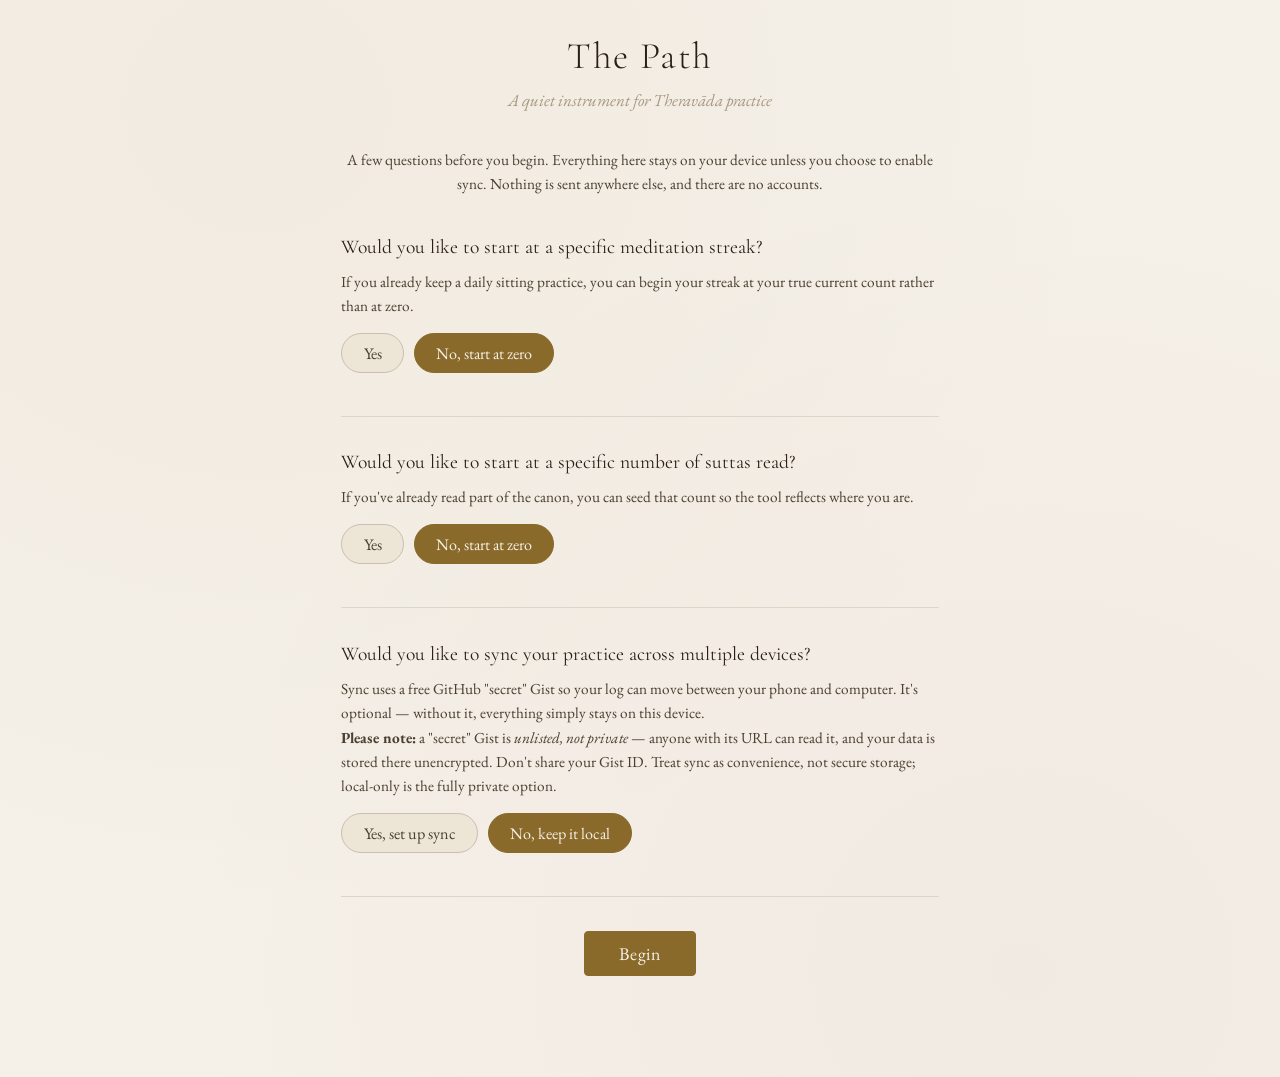
<file: index.html>
<!DOCTYPE html>
<html lang="en">
<head>
<meta charset="UTF-8"/>
<meta name="viewport" content="width=device-width,initial-scale=1.0"/>
<title>The Path — Dashboard</title>
<link rel="stylesheet" href="style.css"/>
<link rel="manifest" href="manifest.json"/>
<meta name="theme-color" content="#8a6a2a"/>
<meta name="apple-mobile-web-app-capable" content="yes"/>
<meta name="apple-mobile-web-app-status-bar-style" content="default"/>
<link rel="apple-touch-icon" href="icon-192.png"/>
</head>
<body>
<div id="nav-mount"></div>

<div id="install-banner" style="display:none;max-width:900px;margin:0.75rem auto 0;padding:0.6rem 0.9rem;background:var(--paper-deep);border:1px solid var(--stone-light);border-left:3px solid var(--gold);border-radius:0 6px 6px 0;font-size:0.85rem;color:var(--ink-mid);align-items:center;justify-content:space-between;gap:0.75rem;">
  <span>Install The Path as an app for a cleaner, full-screen experience — it works offline, too.</span>
  <span style="white-space:nowrap;">
    <button onclick="doInstall()" style="background:var(--gold);color:var(--paper);border:none;border-radius:5px;padding:0.3rem 0.7rem;cursor:pointer;font-size:0.82rem;">Install</button>
    <button onclick="dismissInstall()" style="background:none;border:none;color:var(--ink-faint);cursor:pointer;font-size:0.9rem;padding:0.2rem 0.4rem;">✕</button>
  </span>
</div>

<div class="page-wrap">
  <div class="page-header">
    <div class="page-title">Dashboard</div>
    <div class="page-subtitle">
      <span id="today-label"></span>
    </div>
  </div>

  <!-- Streak + key stats -->
  <div class="stat-grid" id="stat-grid">
    <div class="stat-block">
      <div class="stat-value" id="streak-val">—</div>
      <div class="stat-label">Day Streak</div>
    </div>
    <div class="stat-block">
      <div class="stat-value" id="sits-week-val">—</div>
      <div class="stat-label">Sits (Last 7 Days)</div>
    </div>
    <div class="stat-block">
      <div class="stat-value" id="avg-min-val">—</div>
      <div class="stat-label">Avg Min / Sit</div>
    </div>
    <div class="stat-block">
      <div class="stat-value" id="avg-stability-val">—</div>
      <div class="stat-label">Avg Stability (7d)</div>
    </div>
    <div class="stat-block">
      <div class="stat-value" id="avg-depth-val">—</div>
      <div class="stat-label">Avg Depth (7d)</div>
    </div>
    <div class="stat-block">
      <div class="stat-value" id="suttas-read-val">—</div>
      <div class="stat-label">Suttas Read</div>
    </div>
  </div>

  <!-- Today's status -->
  <div class="card" id="today-card">
    <div class="card-title">Today</div>
    <div id="today-sits-wrap">
      <div class="faint small italic" id="no-sit-msg">No sit logged today.</div>
      <ul class="log-list" id="today-sit-list"></ul>
    </div>
    <div class="mt-2 flex gap-1" style="flex-wrap:wrap;">
      <a href="timer.html" class="btn btn-primary">Start Timer</a>
      <a href="sit.html" class="btn btn-primary">Log a Sit</a>
      <a href="practice.html" class="btn btn-outline">Daily Practice</a>
      <a href="journal.html" class="btn btn-outline">Journal</a>
      <a href="suttas.html" class="btn btn-outline">Sutta Search</a>
      <a href="settings.html" class="btn btn-outline">Setup &amp; Settings</a>
    </div>
  </div>

  <!-- Practice completeness today -->
  <div class="card" id="practice-card">
    <div class="card-title">Practice Completeness — Today</div>
    <div id="practice-summary">
      <div class="faint small italic">No daily practice logged today. <a href="practice.html" style="color:var(--gold);">Log practice →</a></div>
    </div>
  </div>

  <!-- Recent sits -->
  <div class="card">
    <div class="flex-between mb-2">
      <div class="card-title" style="margin-bottom:0">Recent Sits</div>
      <a href="sit.html" class="btn btn-outline btn-sm">All Sits →</a>
    </div>
    <ul class="log-list" id="recent-sit-list">
      <li class="faint small italic">No sits recorded yet.</li>
    </ul>
  </div>

  <!-- Path stage -->
  <div class="card">
    <div class="card-title">Path Orientation</div>
    <div id="path-orientation">
      <div class="faint small italic">No path markers recorded. <a href="path.html" style="color:var(--gold);">Explore the path map →</a></div>
    </div>
  </div>

  <!-- Resources -->
  <div class="card">
    <div class="card-title">Resources</div>
    <div class="flex gap-1" style="flex-wrap:wrap;">
      <a href="theravada_buddhism_interactive_tutorial.html" class="btn btn-outline">
        Theravāda Tutorial
      </a>
      <a href="do.html" class="btn btn-outline">
        Dependent Origination
      </a>
      <a href="glossary.html" class="btn btn-outline">
        Pāli Glossary
      </a>
      <a href="suttas.html" class="btn btn-outline">
        Sutta Search
      </a>
    </div>
  </div>

  <!-- Sync / settings -->
  <div class="card">
    <div class="card-title">Sync & Data</div>
    <div class="notice small mb-2">
      <strong>Setup:</strong> Create a GitHub Personal Access Token with <strong>gist</strong> scope at
      github.com → Settings → Developer settings → Personal access tokens.
      Paste it below, leave Gist ID blank on first use, click Save Config, then Push to Gist.
      Copy the Gist ID that appears and paste it on your other device with the same token.
    </div>
    <div id="sync-status" class="notice small mb-2" style="display:none"></div>
    <div class="two-col">
      <div class="field">
        <label>GitHub Personal Access Token</label>
        <input type="password" id="gist-token-input" placeholder="ghp_…" autocomplete="off"/>
      </div>
      <div class="field">
        <label>Gist ID <span class="faint">(must match on all devices)</span></label>
        <input type="text" id="gist-id-input" placeholder="leave blank to create new"/>
        <div class="flex gap-1 mt-1">
          <button class="btn btn-outline btn-sm" onclick="copyGistId()">Copy Gist ID</button>
          <span class="small faint" id="gist-id-display"></span>
        </div>
      </div>
    </div>
    <div class="flex gap-1 mb-2" style="flex-wrap:wrap;">
      <button class="btn btn-primary" onclick="saveGistConfig()">Save Config</button>
      <button class="btn btn-gold" onclick="doSyncUp()">↑ Push to Gist</button>
      <button class="btn btn-outline" onclick="doSyncDown()">↓ Pull from Gist</button>
    </div>
    <div class="section-label">Local Backup</div>
    <div class="flex gap-1 mt-1" style="flex-wrap:wrap;">
      <button class="btn btn-outline btn-sm" onclick="exportData()">Export JSON</button>
      <label class="btn btn-outline btn-sm" style="cursor:pointer;">Import JSON
        <input type="file" accept=".json" onchange="doImport(event)" style="display:none"/>
      </label>
    </div>
  </div>
</div>

<div id="toast"></div>

<script src="data.js"></script>
<script>
// First-run gate — redirect to setup if not yet configured
(function() {
  const data = loadData();
  if (!data.meta || !data.meta.configured) {
    window.location.href = 'setup.html';
  }
})();

// ── Nav ──────────────────────────────────────────────────────
document.getElementById('nav-mount').innerHTML = renderNav('index');

// ── Toast helper ─────────────────────────────────────────────
function toast(msg, dur=2500) {
  const t = document.getElementById('toast');
  t.textContent = msg;
  t.classList.add('show');
  setTimeout(() => t.classList.remove('show'), dur);
}

// ── Render dashboard ─────────────────────────────────────────
function render() {
  const data = loadData();
  const today = todayStr();

  // Date label
  document.getElementById('today-label').textContent =
    new Date().toLocaleDateString('en-US', { weekday:'long', month:'long', day:'numeric', year:'numeric' });

  // Stats
  const streak = calcStreak(data);
  document.getElementById('streak-val').textContent = streak;

  const _waBase = new Date();
  _waBase.setDate(_waBase.getDate() - 7);
  const weekAgo = `${_waBase.getFullYear()}-${String(_waBase.getMonth()+1).padStart(2,'0')}-${String(_waBase.getDate()).padStart(2,'0')}`;
  const sitsWeek = data.sits.filter(s => s.date > weekAgo);
  document.getElementById('sits-week-val').textContent = sitsWeek.length;

  const avgMin = sitsWeek.length
    ? Math.round(sitsWeek.reduce((a,s) => a + (parseInt(s.duration)||0), 0) / sitsWeek.length)
    : '—';
  document.getElementById('avg-min-val').textContent = avgMin;

  const avgStability = sitsWeek.length
    ? (sitsWeek.reduce((a,s) => a + (parseInt(s.stability)||parseInt(s.quality)||0), 0) / sitsWeek.length).toFixed(1)
    : '—';
  const avgDepth = sitsWeek.length
    ? (sitsWeek.reduce((a,s) => a + (parseInt(s.depth)||parseInt(s.quality)||0), 0) / sitsWeek.length).toFixed(1)
    : '—';
  document.getElementById('avg-stability-val').textContent = avgStability;
  document.getElementById('avg-depth-val').textContent = avgDepth;
  document.getElementById('suttas-read-val').textContent = (data.readSuttas || []).length + ((data.meta && data.meta.suttasReadBase) || 0);

  // Today's sits
  const todaySits = data.sits.filter(s => s.date === today);
  const noMsg = document.getElementById('no-sit-msg');
  const list  = document.getElementById('today-sit-list');
  if (todaySits.length) {
    noMsg.classList.add('hidden');
    list.innerHTML = todaySits.map(s => `
      <li class="log-item">
        <span class="log-date">${s.duration ? s.duration+'m' : '—'}</span>
        <span class="log-body">
          ${s.sessionType || 'Sit'} — quality ${s.quality||'?'}/5
          ${s.hindrances && s.hindrances.length ? '<br><span class="small faint">Hindrances: '+s.hindrances.join(', ')+'</span>' : ''}
        </span>
        <span class="log-tag">${s.practiceType||''}</span>
      </li>`).join('');
  } else {
    noMsg.classList.remove('hidden');
    list.innerHTML = '';
  }

  // Practice completeness
  const check = data.dailyChecks.find(c => c.date === today);
  const pDiv = document.getElementById('practice-summary');
  if (check) {
    const allItems = [
      ...(check.precepts||[]),
      ...(check.samadhi_checks||[]),
      ...(check.panna_checks||[]),
      ...(check.kaya_checks||[])
    ];
    const done = allItems.filter(Boolean).length;
    const total = allItems.length;
    const pct = total ? Math.round(done/total*100) : 0;
    pDiv.innerHTML = `
      <div class="flex-between small mb-1">
        <span>${done} of ${total} practice items completed</span>
        <span class="gold">${pct}%</span>
      </div>
      <div class="progress-bar"><div class="progress-fill" style="width:${pct}%"></div></div>
      <div class="mt-1"><a href="practice.html" style="color:var(--gold);font-size:0.88rem;">View practice log →</a></div>`;
  } else {
    pDiv.innerHTML = '<div class="faint small italic">No daily practice logged today. <a href="practice.html" style="color:var(--gold);">Log practice →</a></div>';
  }

  // Recent sits (last 7)
  const rList = document.getElementById('recent-sit-list');
  const recent = data.sits.slice(0, 7);
  if (recent.length) {
    rList.innerHTML = recent.map(s => `
      <li class="log-item">
        <span class="log-date mono">${s.date}</span>
        <span class="log-body small">
          ${s.sessionType||'Sit'} · ${s.duration||'?'}m · Q:${s.quality||'?'}
          ${s.notes ? ' · <em class="faint">' + s.notes.substring(0,60) + (s.notes.length>60?'…':'') + '</em>' : ''}
        </span>
      </li>`).join('');
  } else {
    rList.innerHTML = '<li class="faint small italic">No sits recorded yet.</li>';
  }

  // Path orientation
  const pOrient = document.getElementById('path-orientation');
  const markers = data.pathMarkers || [];
  if (markers.length) {
    const latest = markers[0];
    pOrient.innerHTML = `
      <div class="small mb-1"><span class="gold">${latest.purification||'—'}</span> — ${latest.description||''}</div>
      <div class="faint small">Last marked: ${latest.date} &nbsp;·&nbsp; <a href="path.html" style="color:var(--gold);">Full path map →</a></div>`;
  } else {
    pOrient.innerHTML = '<div class="faint small italic">No path markers recorded. <a href="path.html" style="color:var(--gold);">Explore the path map →</a></div>';
  }

  // Gist config
  document.getElementById('gist-token-input').value = getGistToken() ? '••••••••' : '';
  updateGistIdDisplay();
}

// ── Sync helpers ─────────────────────────────────────────────
function saveGistConfig() {
  const t = document.getElementById('gist-token-input').value.trim();
  const id = document.getElementById('gist-id-input').value.trim();
  if (t && !t.startsWith('•')) setGistToken(t);
  if (id) setGistId(id);
  updateGistIdDisplay();
  toast('Config saved.');
}

function updateGistIdDisplay() {
  const id = getGistId();
  const display = document.getElementById('gist-id-display');
  const input = document.getElementById('gist-id-input');
  if (id) {
    input.value = id;
    if (display) display.textContent = '✓ ID set';
  } else {
    if (display) display.textContent = 'No ID yet — push first';
  }
}

function copyGistId() {
  const id = getGistId();
  if (!id) { toast('No Gist ID yet — push first.'); return; }
  navigator.clipboard.writeText(id).then(() => toast('Gist ID copied ✓'))
    .catch(() => {
      // Fallback for mobile
      const el = document.getElementById('gist-id-input');
      el.select();
      document.execCommand('copy');
      toast('Gist ID copied ✓');
    });
}

async function doSyncUp() {
  const status = document.getElementById('sync-status');
  status.style.display = 'block';
  status.textContent = 'Pushing to Gist…';
  status.className = 'notice small mb-2';
  const r = await syncToGist();
  status.textContent = r.msg;
  status.className = 'notice small mb-2 ' + (r.ok ? 'success' : 'error');
  // Show Gist ID if newly created
  updateGistIdDisplay();
  toast(r.ok ? 'Pushed to Gist ✓' : 'Sync failed: ' + r.msg);
}

async function doSyncDown() {
  const status = document.getElementById('sync-status');
  status.style.display = 'block';
  status.textContent = 'Pulling from Gist…';
  status.className = 'notice small mb-2';
  const r = await syncFromGist();
  status.textContent = r.msg;
  status.className = 'notice small mb-2 ' + (r.ok ? 'success' : 'error');
  if (r.ok) { render(); toast('Pulled from Gist ✓'); }
  else toast('Pull failed: ' + r.msg);
}

async function doImport(e) {
  const file = e.target.files[0];
  if (!file) return;
  try {
    await importData(file);
    render();
    toast('Data imported ✓');
  } catch(err) {
    toast('Import failed: ' + err.message);
  }
}

render();
</script>
<script>
// Android install prompt — capture the event and show a gentle banner.
// (iOS uses Share → Add to Home Screen instead; no banner shown there.)
let _deferredInstall = null;
window.addEventListener('beforeinstallprompt', e => {
  e.preventDefault();
  _deferredInstall = e;
  if (localStorage.getItem('install_dismissed') !== '1') {
    const b = document.getElementById('install-banner');
    if (b) b.style.display = 'flex';
  }
});
function doInstall() {
  const b = document.getElementById('install-banner');
  if (b) b.style.display = 'none';
  if (_deferredInstall) { _deferredInstall.prompt(); _deferredInstall = null; }
}
function dismissInstall() {
  const b = document.getElementById('install-banner');
  if (b) b.style.display = 'none';
  localStorage.setItem('install_dismissed', '1');
}
window.addEventListener('appinstalled', () => {
  const b = document.getElementById('install-banner');
  if (b) b.style.display = 'none';
});
</script>
<script>
// Register the service worker (enables install-as-app and offline use)
if ('serviceWorker' in navigator) {
  window.addEventListener('load', () => {
    navigator.serviceWorker.register('service-worker.js').catch(() => {});
  });
}
</script>
</body>
</html>
</file>
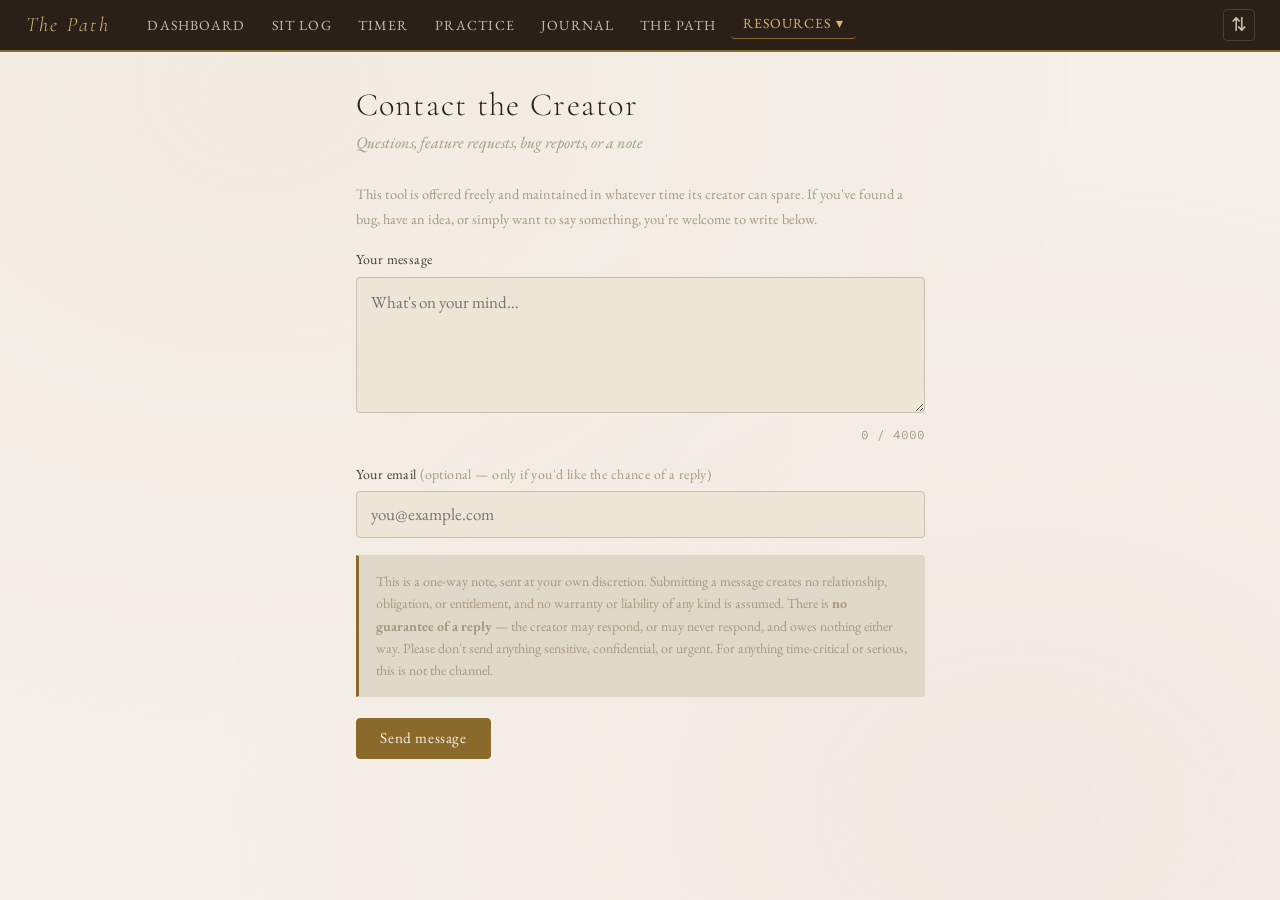
<file: contact.html>
<!DOCTYPE html>
<html lang="en">
<head>
<meta charset="UTF-8"/>
<meta name="viewport" content="width=device-width,initial-scale=1.0"/>
<title>Contact the Creator — The Path</title>
<link rel="stylesheet" href="style.css"/>
<style>
.contact-wrap { max-width: 620px; margin: 0 auto; padding: 2rem 1.5rem 4rem; }
.contact-hero { margin-bottom: 1.5rem; }
.contact-hero .page-title { font-size: 1.9rem; margin-bottom: 0.3rem; }
.contact-hero .subtitle { font-style: italic; color: var(--ink-faint); font-size: 0.95rem; }
.contact-field { margin-bottom: 1rem; }
.contact-field label { display: block; font-size: 0.82rem; letter-spacing: 0.03em; color: var(--ink-mid); margin-bottom: 0.35rem; }
.contact-field textarea, .contact-field input {
  width: 100%; box-sizing: border-box; padding: 0.65rem 0.85rem;
  border: 1px solid var(--stone); border-radius: var(--radius);
  font-family: var(--font-body); font-size: 1rem; background: var(--paper-dark); color: var(--ink);
}
.contact-field textarea { resize: vertical; min-height: 8rem; line-height: 1.6; }
.contact-field textarea:focus, .contact-field input:focus { outline: none; border-color: var(--gold); }
.contact-disclaimer {
  font-size: 0.82rem; color: var(--ink-faint); line-height: 1.6;
  background: var(--paper-deep); border: 1px solid var(--stone-light);
  border-left: 3px solid var(--gold); border-radius: 0 var(--radius) var(--radius) 0;
  padding: 0.85rem 1rem; margin: 1rem 0 1.25rem;
}
.contact-status { margin-top: 1rem; font-size: 0.9rem; min-height: 1.4rem; }
.contact-status.ok { color: var(--gold); }
.contact-status.err { color: var(--rust, #8a3a2a); }
.char-count { font-size: 0.75rem; color: var(--ink-faint); font-family: var(--font-mono); text-align: right; margin-top: 0.2rem; }
</style>
<link rel="manifest" href="manifest.json"/>
<meta name="theme-color" content="#8a6a2a"/>
<meta name="apple-mobile-web-app-capable" content="yes"/>
<meta name="apple-mobile-web-app-status-bar-style" content="default"/>
<link rel="apple-touch-icon" href="icon-192.png"/>
</head>
<body>
<div id="nav-mount"></div>
<div class="contact-wrap">

  <div class="contact-hero">
    <div class="page-title">Contact the Creator</div>
    <div class="subtitle">Questions, feature requests, bug reports, or a note</div>
  </div>

  <p class="small faint" style="line-height:1.7;margin-bottom:1rem">
    This tool is offered freely and maintained in whatever time its creator can spare.
    If you've found a bug, have an idea, or simply want to say something, you're welcome
    to write below.
  </p>

  <div class="contact-field">
    <label for="c-message">Your message</label>
    <textarea id="c-message" maxlength="4000" placeholder="What's on your mind…" oninput="updateCount()"></textarea>
    <div class="char-count" id="c-count">0 / 4000</div>
  </div>

  <div class="contact-field">
    <label for="c-email">Your email <span class="faint">(optional — only if you'd like the chance of a reply)</span></label>
    <input type="email" id="c-email" placeholder="you@example.com"/>
  </div>

  <div class="contact-disclaimer">
    This is a one-way note, sent at your own discretion. Submitting a message creates no
    relationship, obligation, or entitlement, and no warranty or liability of any kind is
    assumed. There is <strong>no guarantee of a reply</strong> — the creator may respond,
    or may never respond, and owes nothing either way. Please don't send anything sensitive,
    confidential, or urgent. For anything time-critical or serious, this is not the channel.
  </div>

  <button class="btn btn-gold" id="c-submit" onclick="submitContact()">Send message</button>
  <div class="contact-status" id="c-status"></div>

</div>
<div id="toast"></div>
<script src="data.js"></script>
<script>
if (typeof renderNav === 'function') {
  document.getElementById('nav-mount').innerHTML = renderNav('contact');
}

// ── Web3Forms access key (public by design; ties submissions to this site) ──
const WEB3FORMS_KEY = 'f4f677f8-c122-43c0-95b0-e6c68055149a';

function updateCount() {
  const v = document.getElementById('c-message').value;
  document.getElementById('c-count').textContent = v.length + ' / 4000';
}

async function submitContact() {
  const msg = document.getElementById('c-message').value.trim();
  const email = document.getElementById('c-email').value.trim();
  const status = document.getElementById('c-status');
  const btn = document.getElementById('c-submit');

  status.className = 'contact-status';
  if (!msg) { status.classList.add('err'); status.textContent = 'Please write a message first.'; return; }

  btn.disabled = true;
  const prev = btn.textContent;
  btn.textContent = 'Sending…';
  status.textContent = '';

  const payload = {
    access_key: WEB3FORMS_KEY,
    subject: 'The Path — message from a user',
    from_name: 'The Path (contact form)',
    message: msg,
    reply_to: email || 'not provided'
  };

  try {
    const res = await fetch('https://api.web3forms.com/submit', {
      method: 'POST',
      headers: { 'Content-Type': 'application/json', 'Accept': 'application/json' },
      body: JSON.stringify(payload)
    });
    const data = await res.json();
    if (data.success) {
      status.classList.add('ok');
      status.textContent = 'Sent. Thank you for writing — a reply is not guaranteed, but your message was received.';
      document.getElementById('c-message').value = '';
      document.getElementById('c-email').value = '';
      updateCount();
    } else {
      status.classList.add('err');
      status.textContent = 'Something went wrong sending your message. Please try again later.';
    }
  } catch (e) {
    status.classList.add('err');
    status.textContent = 'Could not send — check your connection and try again.';
  }

  btn.disabled = false;
  btn.textContent = prev;
}
</script>
<script>
// Register the service worker (enables install-as-app and offline use)
if ('serviceWorker' in navigator) {
  window.addEventListener('load', () => {
    navigator.serviceWorker.register('service-worker.js').catch(() => {});
  });
}
</script>
</body>
</html>
</file>
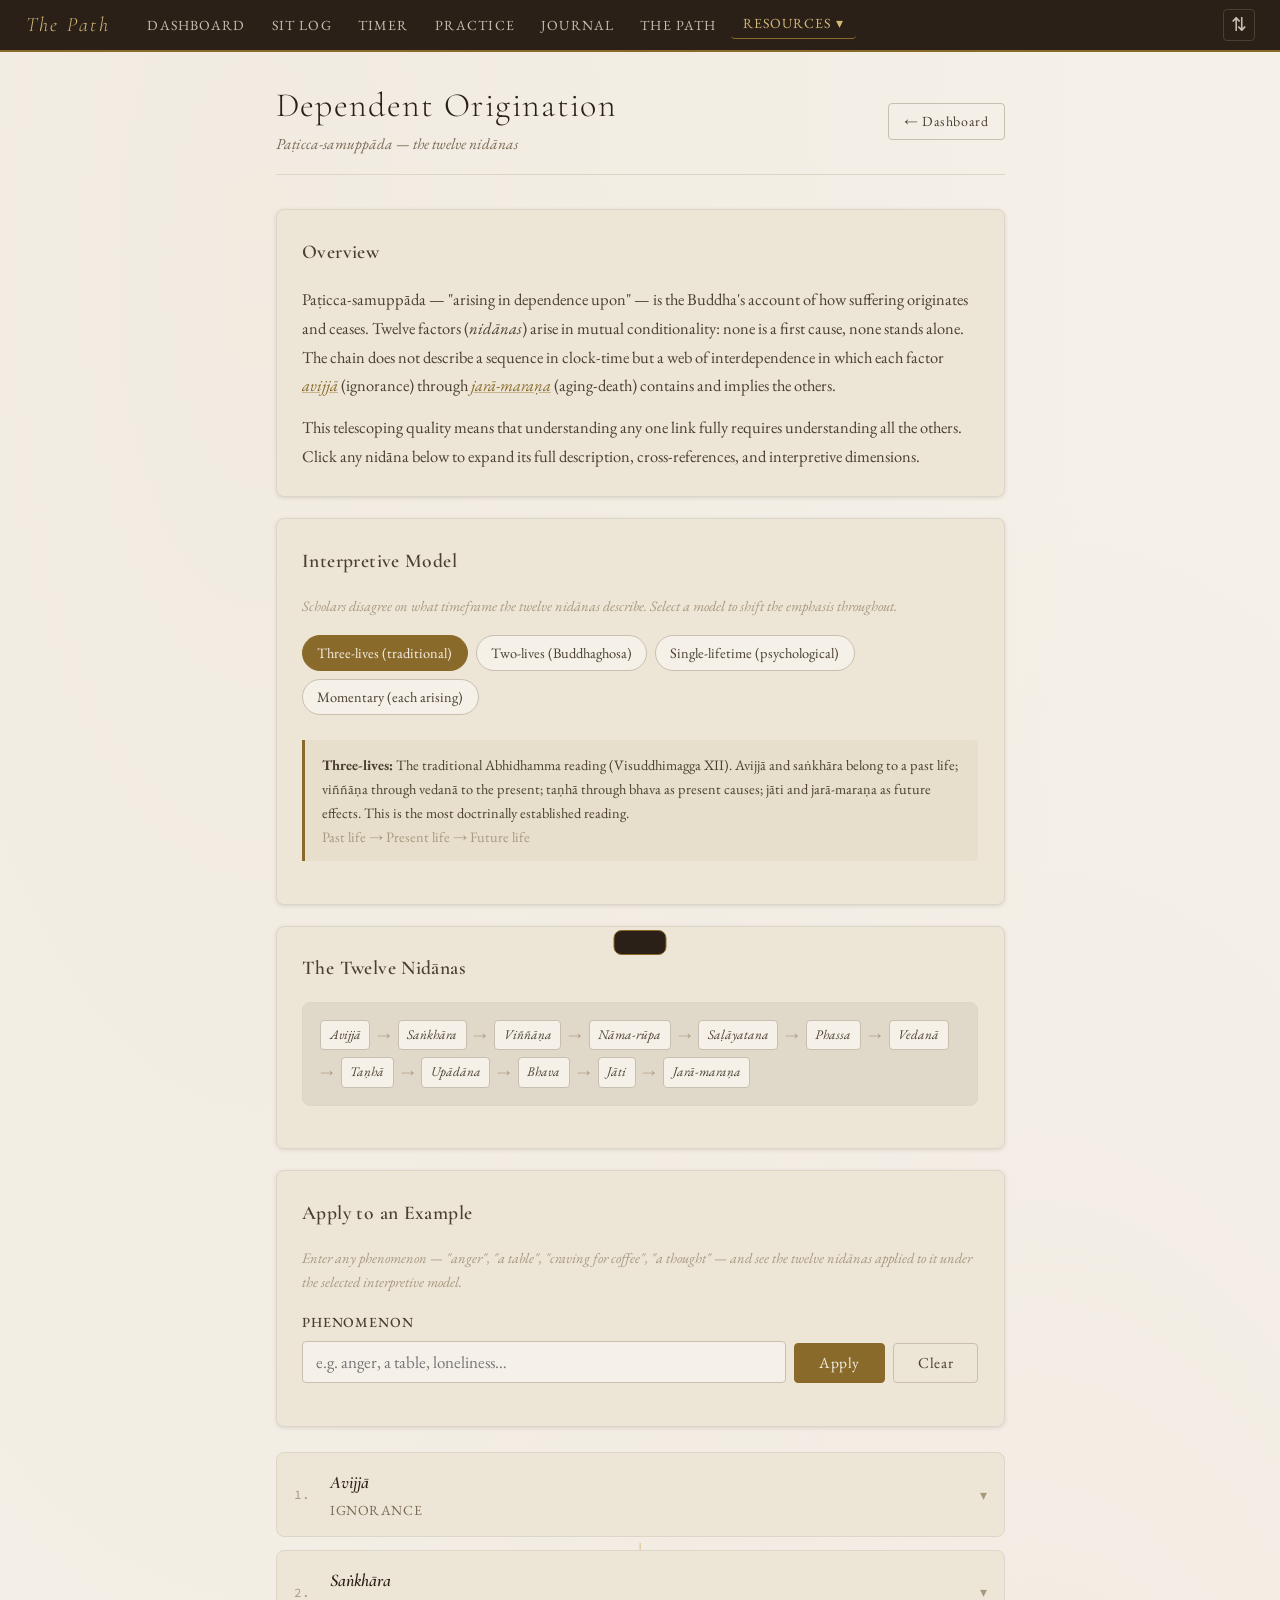
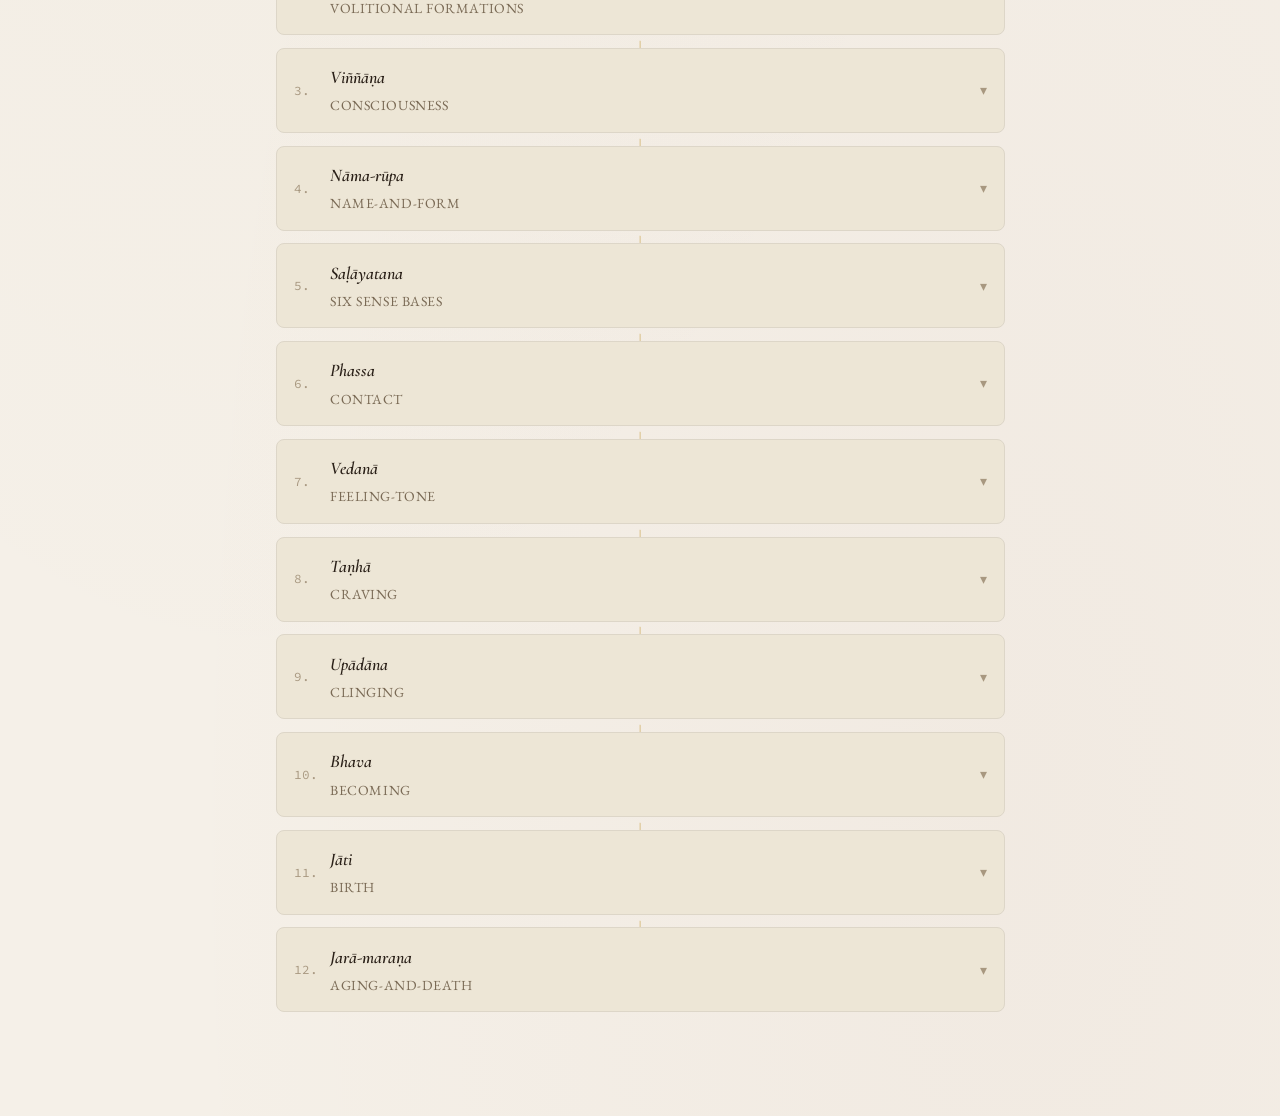
<file: do.html>
<!DOCTYPE html>
<html lang="en">
<head>
<meta charset="UTF-8"/>
<meta name="viewport" content="width=device-width,initial-scale=1.0"/>
<title>The Path — Dependent Origination</title>
<link rel="stylesheet" href="style.css"/>
<style>
/* ── DO-specific styles ─────────────────────────────────── */
.do-chain {
  display: flex;
  flex-direction: column;
  gap: 0;
  margin: 1.5rem 0;
}

.nidana-block {
  border: 1px solid var(--stone-light);
  border-radius: var(--radius-lg);
  margin-bottom: 0.6rem;
  background: var(--paper-dark);
  transition: box-shadow 0.15s;
  scroll-margin-top: 80px;
}

.nidana-block.highlighted {
  border-color: var(--gold);
  box-shadow: 0 0 0 2px rgba(138,106,42,0.15);
}

.nidana-block.dimmed {
  opacity: 0.45;
}

.nidana-header {
  display: flex;
  align-items: center;
  gap: 0.75rem;
  padding: 0.85rem 1rem;
  cursor: pointer;
  user-select: none;
}

.nidana-num {
  font-family: var(--font-mono);
  font-size: 0.75rem;
  color: var(--ink-faint);
  min-width: 1.4rem;
}

.nidana-title {
  flex: 1;
}

.nidana-pali {
  font-family: var(--font-display);
  font-size: 1.05rem;
  font-weight: 600;
  color: var(--ink);
  font-style: italic;
}

.nidana-eng {
  font-size: 0.82rem;
  color: var(--ink-light);
  letter-spacing: 0.04em;
  text-transform: uppercase;
  margin-top: 0.1rem;
}

.nidana-arrow {
  font-size: 0.8rem;
  color: var(--ink-faint);
  transition: transform 0.2s;
}

.nidana-block.open .nidana-arrow {
  transform: rotate(180deg);
}

.nidana-body {
  display: none;
  padding: 0 1rem 1rem 1rem;
  border-top: 1px solid var(--stone-light);
}

.nidana-block.open .nidana-body {
  display: block;
}

.nidana-core {
  font-size: 0.97rem;
  line-height: 1.75;
  color: var(--ink-mid);
  margin-bottom: 1rem;
}

/* Cross-links within descriptions */
.do-link {
  color: var(--gold);
  text-decoration: underline;
  text-decoration-color: rgba(138,106,42,0.4);
  cursor: pointer;
  font-style: italic;
}
.do-link:hover {
  color: var(--gold-light);
  text-decoration-color: var(--gold-light);
}

/* Model-specific content */
.model-content { display: none; }
.model-content.active { display: block; }

.model-tag {
  font-size: 0.72rem;
  letter-spacing: 0.1em;
  text-transform: uppercase;
  color: var(--gold);
  font-weight: 500;
  margin-bottom: 0.4rem;
}

/* Exemplar section */
.exemplar-output {
  background: var(--paper-deep);
  border: 1px solid var(--stone);
  border-radius: var(--radius);
  padding: 0.75rem 1rem;
  margin-top: 0.75rem;
  font-size: 0.92rem;
  line-height: 1.7;
  color: var(--ink-mid);
  display: none;
}
.exemplar-output.active { display: block; }
.exemplar-label {
  font-size: 0.72rem;
  letter-spacing: 0.1em;
  text-transform: uppercase;
  color: var(--rust-light);
  font-weight: 500;
  margin-bottom: 0.35rem;
}

/* Connector arrow between nidanas */
.nidana-connector {
  text-align: center;
  color: var(--gold-faint);
  font-size: 1.1rem;
  line-height: 0.5;
  margin: -0.2rem 0;
  pointer-events: none;
}

/* Model toggle pills */
.model-pills { margin-bottom: 1.5rem; }

/* Full-chain diagram */
.chain-diagram {
  display: flex;
  flex-wrap: wrap;
  gap: 0.4rem;
  align-items: center;
  margin: 1rem 0;
  padding: 1rem;
  background: var(--paper-deep);
  border-radius: var(--radius-lg);
  border: 1px solid var(--stone-light);
}
.chain-node {
  font-size: 0.78rem;
  font-style: italic;
  color: var(--ink-mid);
  cursor: pointer;
  padding: 0.2rem 0.5rem;
  border-radius: var(--radius);
  border: 1px solid var(--stone);
  background: var(--paper);
  white-space: nowrap;
  transition: background 0.12s, border-color 0.12s, color 0.12s;
}
.chain-node:hover, .chain-node.active {
  background: var(--gold);
  border-color: var(--gold);
  color: var(--paper);
}
.chain-arrow-sm {
  color: var(--ink-faint);
  font-size: 0.8rem;
}

/* Telescoping indicator */
.telescopes-into {
  font-size: 0.82rem;
  color: var(--ink-faint);
  margin-top: 0.6rem;
  padding-top: 0.6rem;
  border-top: 1px solid var(--stone-light);
}
.telescopes-into strong {
  color: var(--ink-light);
}
</style>
<link rel="manifest" href="manifest.json"/>
<meta name="theme-color" content="#8a6a2a"/>
<meta name="apple-mobile-web-app-capable" content="yes"/>
<meta name="apple-mobile-web-app-status-bar-style" content="default"/>
<link rel="apple-touch-icon" href="icon-192.png"/>
</head>
<body>
<div id="nav-mount"></div>
<div class="page-wrap">

  <div class="page-header">
    <div class="flex-between">
      <div>
        <div class="page-title">Dependent Origination</div>
        <div class="page-subtitle">Paṭicca-samuppāda — the twelve nidānas</div>
      </div>
      <a href="index.html" class="btn btn-outline btn-sm">← Dashboard</a>
    </div>
  </div>

  <!-- Intro -->
  <div class="card">
    <div class="card-title">Overview</div>
    <p style="font-size:0.97rem;line-height:1.75;color:var(--ink-mid);margin-bottom:0.75rem">
      Paṭicca-samuppāda — "arising in dependence upon" — is the Buddha's account of how suffering originates and ceases.
      Twelve factors (<em>nidānas</em>) arise in mutual conditionality: none is a first cause, none stands alone.
      The chain does not describe a sequence in clock-time but a web of interdependence in which each factor
      <span class="do-link" onclick="scrollToNidana('avijja')">avijjā</span> (ignorance) through
      <span class="do-link" onclick="scrollToNidana('jara-marana')">jarā-maraṇa</span> (aging-death)
      contains and implies the others.
    </p>
    <p style="font-size:0.97rem;line-height:1.75;color:var(--ink-mid)">
      This telescoping quality means that understanding any one link fully requires understanding all the others.
      Click any nidāna below to expand its full description, cross-references, and interpretive dimensions.
    </p>
  </div>

  <!-- Interpretive model selector -->
  <div class="card">
    <div class="card-title">Interpretive Model</div>
    <p class="small faint italic mb-2">
      Scholars disagree on what timeframe the twelve nidānas describe. Select a model to shift the emphasis throughout.
    </p>
    <div class="pill-group model-pills" id="model-pills">
      <div class="pill active" data-model="three">Three-lives (traditional)</div>
      <div class="pill" data-model="two">Two-lives (Buddhaghosa)</div>
      <div class="pill" data-model="one">Single-lifetime (psychological)</div>
      <div class="pill" data-model="moment">Momentary (each arising)</div>
    </div>
    <div id="model-description" class="notice small"></div>
  </div>

  <!-- Quick-nav chain diagram -->
  <div class="card">
    <div class="card-title">The Twelve Nidānas</div>
    <div class="chain-diagram" id="chain-diagram"></div>
  </div>

  <!-- Exemplar input -->
  <div class="card">
    <div class="card-title">Apply to an Example</div>
    <p class="small faint italic mb-2">
      Enter any phenomenon — "anger", "a table", "craving for coffee", "a thought" — and see the twelve nidānas
      applied to it under the selected interpretive model.
    </p>
    <div class="flex gap-1" style="align-items:flex-end;flex-wrap:wrap">
      <div class="field" style="flex:1;margin-bottom:0">
        <label>Phenomenon</label>
        <input type="text" id="exemplar-input" placeholder="e.g. anger, a table, loneliness…"
               onkeydown="if(event.key==='Enter') applyExemplar()"/>
      </div>
      <button class="btn btn-gold" onclick="applyExemplar()">Apply</button>
      <button class="btn btn-outline" onclick="clearExemplar()">Clear</button>
    </div>
    <div id="exemplar-chain" class="mt-2"></div>
  </div>

  <!-- The twelve nidanas -->
  <div class="do-chain" id="do-chain"></div>

</div>
<div id="toast"></div>
<script src="data.js"></script>
<script>
document.getElementById('nav-mount').innerHTML = renderNav('do');

// ── Model definitions ──────────────────────────────────────
const MODELS = {
  three: {
    label: 'Three-lives',
    desc: 'The traditional Abhidhamma reading (Visuddhimagga XII). Avijjā and saṅkhāra belong to a past life; viññāṇa through vedanā to the present; taṇhā through bhava as present causes; jāti and jarā-maraṇa as future effects. This is the most doctrinally established reading.',
    span: 'Past life → Present life → Future life'
  },
  two: {
    label: 'Two-lives',
    desc: 'Buddhaghosa\'s condensed reading: the first two nidānas (avijjā, saṅkhāra) describe causes in the past life; the remaining ten describe the present life and its continuation. Emphasizes kamma and rebirth without requiring three distinct lifetimes.',
    span: 'Past life causes → Present life results and causes'
  },
  one: {
    label: 'Single-lifetime',
    desc: 'The psychological reading favored by many Western scholars (Ñāṇananda, Kalupahana, Bikkhu Bodhi in some contexts). All twelve factors describe processes within a single life — or even within a single day. Avijjā is not past-life ignorance but the fundamental not-knowing present in each moment of unawakened experience.',
    span: 'All twelve within one lifetime'
  },
  moment: {
    label: 'Momentary',
    desc: 'The most radical reading: dependent origination describes the arising of any phenomenon — a thought, a perception, an emotion — in a single moment of experience. This accords with the Abhidhamma\'s citta-vīthi (cognitive process) and is implied in the Buddha\'s own teaching on the dependent origination of a "table" or "chariot." Each arising is complete paṭicca-samuppāda.',
    span: 'Any single moment of arising'
  }
};

// ── Nidana data ────────────────────────────────────────────
const NIDANAS = [
  {
    id: 'avijja',
    num: 1,
    pali: 'Avijjā',
    eng: 'Ignorance',
    short: 'Not-knowing',
    core: `Avijjā is not mere lack of information. It is the fundamental <em>not-seeing</em> of things as they are — 
    the failure to apprehend the <span class="do-link" onclick="scrollToNidana('jara-marana')">three characteristics</span> 
    (anicca, dukkha, anattā) in direct experience. It is not darkness imposed from outside but the mind's own 
    habitual <em>turning away</em> from the nature of arising.`,
    detail: `Avijjā is the root of the entire chain — but it is itself conditioned. The <em>Sammyutta Nikāya</em> 
    (SN 12.23) makes clear that avijjā arises dependent on the <em>āsavā</em> (taints/fermentations), which are 
    themselves sustained by avijjā — a reflexive loop with no absolute beginning. This is why the Buddha refused 
    to posit a "first cause."
    <br><br>
    Avijjā is not equivalent to "sin" or moral failing. It is epistemic — a structural feature of unawakened 
    consciousness that sees permanence where there is impermanence, satisfaction where there is 
    <span class="do-link" onclick="scrollToNidana('dukkha')">dukkha</span>, and self where there is 
    <span class="do-link" onclick="scrollToNidana('nama-rupa')">nāma-rūpa</span> without a controller.
    <br><br>
    Its cessation — <em>vijjā</em> — does not produce a new ignorance-free entity. It is simply the falling 
    away of the not-seeing, leaving experience transparent to itself.`,
    telescopes: ['sankhara', 'tanha', 'upadana'],
    models: {
      three: 'In the three-lives model, avijjā belongs to the past life — the deep conditioning of past-life not-knowing that generates present-life saṅkhāra.',
      two: 'As a past-life cause, avijjā is the ignorance that propelled kammically significant volitions across the threshold of rebirth.',
      one: 'The not-knowing present in each moment of unawakened experience — the background assumption of a self who experiences, of permanence in what is impermanent.',
      moment: 'In each moment of grasping, avijjā is the failure to apprehend the arising as empty, conditioned, and without a grasper.'
    },
    exemplar: {
      anger: 'The avijjā in anger is the non-seeing of its conditioned nature — the belief that this anger is justified, that the self who is angry is solid, that the situation that provoked it is permanent and real.',
      table: 'The avijjā regarding a table is the non-seeing of its dependent arising — the belief that "table" refers to a self-existent object rather than a temporary configuration of conditions conventionally designated.',
      default: 'The avijjā here is the failure to see {x} as dependently arisen — impermanent, conditioned, without inherent selfhood. The mind meets {x} as if it were solid and independently real.'
    }
  },
  {
    id: 'sankhara',
    num: 2,
    pali: 'Saṅkhāra',
    eng: 'Volitional formations',
    short: 'Formations',
    core: `Saṅkhāra (also <em>saṅkhārā</em> in plural) are the kammically active volitions — 
    <span class="do-link" onclick="scrollToNidana('avijja')">avijjā</span>-driven mental formations that 
    shape consciousness and deposit kamma. They are of three kinds: meritorious, demeritorious, and imperturbable 
    (the deep jhāna states).`,
    detail: `The word saṅkhāra appears in at least three distinct senses in the Pāli canon: (1) as the second 
    nidāna here — volitional formations driven by ignorance; (2) as one of the five aggregates — all mental 
    formations; (3) as conditioned phenomena in general ("sabbe saṅkhārā aniccā"). These senses are related 
    but not identical, and conflation causes interpretive problems.
    <br><br>
    As the second nidāna, saṅkhāra refers specifically to the <em>cetanā</em> (volition) that generates kamma. 
    Avijjā-driven action — bodily, verbal, or mental — imprints <span class="do-link" onclick="scrollToNidana('vinnana')">viññāṇa</span> 
    with the "seeds" that condition future arising. Without avijjā, action becomes <em>kiriyā</em> — functional 
    but non-kamma-generating, as in the actions of an arahant.
    <br><br>
    The telescoping here is notable: saṅkhāra reappears in the aggregate analysis, in <em>saṅkhārupekkhā-ñāṇa</em> 
    (equanimity toward formations in the insight knowledges), and implicitly in every act of attention.`,
    telescopes: ['vinnana', 'upadana', 'bhava'],
    models: {
      three: 'Past-life volitional activity — the kammically charged actions that deposited the seeds now ripening as the present consciousness and psychophysical complex.',
      two: 'Past-life kamma generating present-life results. The moral quality of these formations determines the kind of rebirth consciousness that arises.',
      one: 'The habitual patterns of reactivity — the deeply grooved tendencies to grasp, avert, and ignore — that shape how each moment of experience is met.',
      moment: 'The micro-volitions arising in each cognitive moment — the subtle push-pull of approach and avoidance that accompanies every arising.'
    },
    exemplar: {
      anger: 'The saṅkhāra of anger are the volitional formations that amplify and sustain it — the mental acts of rehearsing grievance, constructing narrative, hardening resistance.',
      table: 'The saṅkhāra around "table" are the habitual formations of labeling, categorizing, and relating — the mental activities that construct the table as an object of use or indifference.',
      default: 'The saṅkhārā here are the volitional formations that shape how {x} is met — the habitual mental acts of labeling, judging, approaching, or avoiding that arise in its presence.'
    }
  },
  {
    id: 'vinnana',
    num: 3,
    pali: 'Viññāṇa',
    eng: 'Consciousness',
    short: 'Consciousness',
    core: `Viññāṇa is discriminative awareness — the knowing of an object through a sense door. 
    It arises dependent on <span class="do-link" onclick="scrollToNidana('sankhara')">saṅkhāra</span> and 
    in turn conditions the arising of <span class="do-link" onclick="scrollToNidana('nama-rupa')">nāma-rūpa</span>. 
    It is not a soul, self, or witness — it is a process.`,
    detail: `The relationship between viññāṇa and nāma-rūpa is one of the most profound in the entire chain. 
    In the <em>Mahānidāna Sutta</em> (DN 15), the Buddha describes them as mutually conditioning — like two 
    sheaves of reeds leaning against each other. Viññāṇa conditions nāma-rūpa; nāma-rūpa conditions viññāṇa. 
    Neither is prior.
    <br><br>
    There are six kinds of viññāṇa corresponding to the six sense bases: eye-, ear-, nose-, tongue-, body-, 
    and mind-consciousness. Each arises at the meeting of sense organ, sense object, and attention — which 
    means <span class="do-link" onclick="scrollToNidana('salayatana')">the six āyatanas</span> are already 
    implicit here.
    <br><br>
    The Abhidhamma develops this into the <em>citta-vīthi</em> (cognitive process) — a series of 17 mind-moments 
    arising in rapid succession at each cognition. Dependent origination maps onto this process in the momentary reading.`,
    telescopes: ['nama-rupa', 'salayatana', 'phassa'],
    models: {
      three: 'The rebirth-linking consciousness (paṭisandhi-citta) — the first moment of present-life consciousness, conditioned by past-life saṅkhāra, descending into the womb.',
      two: 'The rebirth consciousness arising at the threshold of the present life, carrying the karmic "charge" of past formations.',
      one: 'The stream of momentary conscious episodes that constitute a life — always knowing an object, always colored by past formations, never the same twice.',
      moment: 'Each discrete arising of knowing — eye-consciousness meeting color, ear-consciousness meeting sound. Each is complete viññāṇa, each conditioned by the saṅkhāra of the preceding moment.'
    },
    exemplar: {
      anger: 'The viññāṇa in anger is the consciousness that knows the object of anger — the mind-consciousness that cognizes the situation, the person, the memory that serves as fuel.',
      table: 'Eye-consciousness knowing the visual form of the table; mind-consciousness constructing "table" from that form.',
      default: 'The viññāṇa here is the consciousness that knows {x} — the arising of discriminative awareness at the sense door through which {x} presents itself.'
    }
  },
  {
    id: 'nama-rupa',
    num: 4,
    pali: 'Nāma-rūpa',
    eng: 'Name-and-form',
    short: 'Psychophysicality',
    core: `Nāma-rūpa is the psychophysical complex — the intertwined arising of mental factors (<em>nāma</em>: 
    feeling, perception, volition, contact, attention) and material form (<em>rūpa</em>). It arises dependent 
    on <span class="do-link" onclick="scrollToNidana('vinnana')">viññāṇa</span> and conditions the arising of 
    <span class="do-link" onclick="scrollToNidana('salayatana')">the six sense bases</span>.`,
    detail: `The nāma side here is not all mental phenomena but specifically the four mental aggregates that 
    accompany consciousness: vedanā, saññā, cetanā, phassa, and manasikāra (feeling, perception, volition, 
    contact, attention). These are the "mind" that viññāṇa moves through.
    <br><br>
    Rūpa here is the material basis — the body as the support for sense activity. In the embryological reading 
    (three-lives model), nāma-rūpa is the psychophysical organism that develops in the womb. In the psychological 
    reading, it is the lived body-mind as it presents itself in experience right now.
    <br><br>
    The Mahānidāna Sutta's description of nāma-rūpa and <span class="do-link" onclick="scrollToNidana('vinnana')">viññāṇa</span> 
    as mutually conditioning is crucial: neither mind nor matter is primary. This is one of the Buddha's most 
    radical departures from both materialism (rūpa is primary) and idealism (nāma is primary).`,
    telescopes: ['salayatana', 'phassa', 'vedana'],
    models: {
      three: 'The psychophysical organism developing in the present life — conditioned by rebirth-linking consciousness, forming the basis for the six sense organs.',
      two: 'The present-life mind-body complex arising from past kamma, the locus through which all present experience occurs.',
      one: 'The embodied, perceiving organism — the particular configuration of body and mind that you are right now, moment to moment.',
      moment: 'The psychophysical substrate present in each moment of experience — the felt body and the attending mind that together make cognition possible.'
    },
    exemplar: {
      anger: 'The nāma-rūpa of anger: nāma — the feeling-tone of unpleasantness (vedanā), the perception of threat or injustice (saññā), the volition to push away; rūpa — the tightening of the jaw, constriction in the chest, heat in the face.',
      table: 'The nāma-rūpa involved: rūpa — the physical form of the table; nāma — the perceptual and mental factors that constitute the "knowing" of it as table.',
      default: 'The nāma-rūpa of {x}: the physical dimension (rūpa) of its arising, and the mental factors (vedanā, saññā, cetanā) that accompany consciousness of {x}.'
    }
  },
  {
    id: 'salayatana',
    num: 5,
    pali: 'Saḷāyatana',
    eng: 'Six sense bases',
    short: 'Six āyatanas',
    core: `The six internal āyatanas — eye, ear, nose, tongue, body, and mind — are the "fields" through which 
    experience arises. They are conditioned by <span class="do-link" onclick="scrollToNidana('nama-rupa')">nāma-rūpa</span> 
    and in turn condition <span class="do-link" onclick="scrollToNidana('phassa')">phassa</span> (contact).`,
    detail: `The āyatanas are sometimes translated "sense bases" and sometimes "sense spheres" or "sense media." 
    The Pāli term suggests a "going" or "extent" — a field in which experience takes place. They are not merely 
    anatomical organs but the relational capacities through which subject and object meet.
    <br><br>
    The sixth āyatana — <em>manāyatana</em>, the mind-base — takes mental objects (dhammā) as its field. This 
    is not the brain but the capacity for mental knowing: thoughts, memories, images, concepts, and the 
    <span class="do-link" onclick="scrollToNidana('vinnana')">mind-consciousness</span> that cognizes them.
    <br><br>
    The <em>Saḷāyatana-vibhaṅga Sutta</em> (MN 137) and the entire <em>Saḷāyatana-saṃyutta</em> (SN 35) 
    make the six āyatanas a near-complete teaching on their own. The Buddha frequently used the āyatanas 
    as an entry point into dependent origination.`,
    telescopes: ['phassa', 'vedana', 'tanha'],
    models: {
      three: 'The six sense faculties as they develop through the present life — from the embryonic formation of the sense organs through their full functioning.',
      two: 'The six sense organs and mind-door as present-life results of past kamma, through which all present experience is received.',
      one: 'The six capacities of knowing — sight, hearing, smell, taste, touch, and cognition — that constitute the field of lived experience.',
      moment: 'In each moment, one of the six āyatanas is the "door" through which experience arises. Contact is impossible without this door being open.'
    },
    exemplar: {
      anger: 'The saḷāyatana in anger: primarily manāyatana — the mind-base that receives the mental objects (memories, narratives, images) that fuel the anger.',
      table: 'The cakkhāyatana (eye-base) as the field through which visual cognition of the table arises; and manāyatana as the field through which "table" as concept is known.',
      default: 'The āyatana through which {x} is known — the sense base or mind-base that provides the field for {x} to arise as an object of cognition.'
    }
  },
  {
    id: 'phassa',
    num: 6,
    pali: 'Phassa',
    eng: 'Contact',
    short: 'Contact',
    core: `Phassa is the meeting of sense organ, sense object, and consciousness — the "triple junction" that 
    constitutes an arising of experience. It is conditioned by 
    <span class="do-link" onclick="scrollToNidana('salayatana')">saḷāyatana</span> and conditions 
    <span class="do-link" onclick="scrollToNidana('vedana')">vedanā</span>.`,
    detail: `Phassa should not be confused with physical touch. It is an <em>abstract</em> contact — the 
    meeting of three conditions that makes any experience possible. The Abhidhamma defines it as the mental 
    factor that brings object and consciousness together: without phassa, no knowing.
    <br><br>
    The formula is precise: "Dependent on eye and forms, eye-consciousness arises. The meeting of the three 
    is phassa." (SN 35.93) This meeting is not sequential — it is a single event with three aspects. 
    There is no "first the eye, then the object, then the consciousness" — they arise together.
    <br><br>
    Phassa is the point at which the internal (<span class="do-link" onclick="scrollToNidana('salayatana')">āyatana</span>) 
    meets the external. It is where <span class="do-link" onclick="scrollToNidana('vedana')">vedanā</span> 
    begins — and therefore where the reactive chain toward <span class="do-link" onclick="scrollToNidana('tanha')">taṇhā</span> 
    originates.`,
    telescopes: ['vedana', 'tanha', 'upadana'],
    models: {
      three: 'In the three-lives model, phassa belongs to the present life — the ongoing meeting of sense organs and objects that constitutes conscious experience.',
      two: 'Present-life contact — the ceaseless arising of experience at the six sense doors.',
      one: 'Each moment a sense organ meets its object and consciousness arises: the lived texture of being a sensing, knowing being.',
      moment: 'The micro-event of each cognition — the instant of meeting that is simultaneously the beginning of vedanā and the origin of the entire reactive cascade.'
    },
    exemplar: {
      anger: 'The phassa of anger is the original contact — eye meeting a gesture, ear meeting a tone of voice, or mind meeting a memory — the moment of meeting that sparked the vedanā from which anger arose.',
      table: 'Eye meeting the visual form of the table in the presence of eye-consciousness: the contact from which "table" cognition arises.',
      default: 'The phassa of {x} is the moment of contact — the meeting of sense organ, {x} as object, and consciousness that brought {x} into experiential existence.'
    }
  },
  {
    id: 'vedana',
    num: 7,
    pali: 'Vedanā',
    eng: 'Feeling-tone',
    short: 'Feeling',
    core: `Vedanā is the affective tone of every experience — pleasant, unpleasant, or neutral. It arises 
    automatically with every <span class="do-link" onclick="scrollToNidana('phassa')">phassa</span> 
    and conditions the arising of <span class="do-link" onclick="scrollToNidana('tanha')">taṇhā</span>. 
    It is not emotion but the raw valence beneath emotion.`,
    detail: `Vedanā is perhaps the most practically important link in the chain for meditators. The Satipaṭṭhāna 
    Sutta devotes an entire section to it. The reason: vedanā is the pivot point. At phassa, the chain is still 
    pre-reactive. At taṇhā, reactivity has already solidified. Vedanā is the gap — the moment between stimulus 
    and response where mindfulness can operate.
    <br><br>
    There are three types: <em>somanassa</em> (pleasant/joyful), <em>domanassa</em> (unpleasant/sorrowful), 
    and <em>adukkha-asukhā</em> (neither-painful-nor-pleasant). The Abhidhamma further divides these into 
    five: bodily pleasant, bodily painful, mentally pleasant, mentally painful, and neutral.
    <br><br>
    The crucial teaching: vedanā arises <em>automatically</em> with phassa. But the move from vedanā to 
    <span class="do-link" onclick="scrollToNidana('tanha')">taṇhā</span> — from "this is pleasant" to 
    "I must have more" — is <em>not</em> automatic. That gap is where practice lives. Vedanā without taṇhā 
    is possible; that is what the arahant experiences.`,
    telescopes: ['tanha', 'upadana', 'bhava'],
    models: {
      three: 'Present-life feeling — the affective tone of all sensory and mental experience arising in this lifetime.',
      two: 'The pleasant, unpleasant, and neutral tones of present experience, conditioned by both present contact and past kamma.',
      one: 'The constant affective texture of experience — the subtle pleasant-unpleasant-neutral coloring that accompanies every perception, every thought, every sensation.',
      moment: 'The immediate affective tone of each micro-cognition — arising in the very same instant as phassa, coloring the subsequent moment before any deliberate reaction.'
    },
    exemplar: {
      anger: 'The vedanā underlying anger is typically domanassa — unpleasant feeling-tone — arising at the original phassa. Anger is the taṇhā-driven elaboration of that unpleasant vedanā.',
      table: 'The vedanā of table-cognition: perhaps neutral (adukkha-asukhā) for most encounters; pleasant if the table is beautiful or associated with good meals; unpleasant if it evokes a difficult memory.',
      default: 'The vedanā of {x}: the immediate pleasant, unpleasant, or neutral tone that arises at the first contact with {x}. This happens before any deliberate reaction — it is the felt quality of the encounter itself.'
    }
  },
  {
    id: 'tanha',
    num: 8,
    pali: 'Taṇhā',
    eng: 'Craving',
    short: 'Craving',
    core: `Taṇhā — literally "thirst" — is the reactive craving that arises from 
    <span class="do-link" onclick="scrollToNidana('vedana')">vedanā</span>. Three kinds: 
    <em>kāma-taṇhā</em> (sensual craving), <em>bhava-taṇhā</em> (craving for existence/becoming), 
    and <em>vibhava-taṇhā</em> (craving for non-existence/annihilation).`,
    detail: `Taṇhā is the Second Noble Truth — the origin of dukkha. But "origin" here does not mean first 
    cause; it means the proximate condition, the sustaining fuel. Taṇhā is the response to vedanā driven by 
    <span class="do-link" onclick="scrollToNidana('avijja')">avijjā</span>: pleasant vedanā generates 
    kāma-taṇhā (reach for more); unpleasant vedanā generates vibhava-taṇhā (push away); and even neutral 
    vedanā, when met with dullness, generates the subtle craving that drives becoming.
    <br><br>
    The three kinds are worth holding carefully. Bhava-taṇhā — craving for existence — is perhaps the 
    most subtle. It includes the craving to perpetuate a particular state of being, including meditative 
    states (the <em>nikanti</em> problem you're already familiar with). Vibhava-taṇhā — craving for 
    non-existence — underlies aversion, avoidance, and nihilism.
    <br><br>
    The cessation of taṇhā is not forced suppression but the natural falling-away that occurs when 
    <span class="do-link" onclick="scrollToNidana('vedana')">vedanā</span> is met with full, non-reactive 
    awareness. This is why the Satipaṭṭhāna practice on vedanā is direct training in the cessation of taṇhā.`,
    telescopes: ['upadana', 'bhava', 'jati'],
    models: {
      three: 'Present-life craving — the ongoing thirst that generates the kamma ripening as future existence.',
      two: 'Present-life craving as both a result (of past conditions) and a cause (of future becoming). The hinge of the two-lives model.',
      one: 'The constant pull of approach and avoidance — the thirst for pleasant experience to continue, unpleasant experience to cease, and for the self doing the experiencing to persist.',
      moment: 'The micro-craving that arises in each moment of pleasant or unpleasant vedanā — the instant of "more" or "away" before the movement has fully solidified into action.'
    },
    exemplar: {
      anger: 'The taṇhā in anger: primarily vibhava-taṇhā — craving for the annihilation of what is perceived as causing the unpleasant vedanā. Also bhava-taṇhā in the form of wanting the narrative of being wronged to persist (it validates the self).',
      table: 'If the table is beautiful: kāma-taṇhā — wanting to keep it, enjoy it, own it. If shabby: vibhava-taṇhā — wanting it gone. If neutral: subtle bhava-taṇhā in the background assumption that stable objects like tables should persist.',
      default: 'The taṇhā arising from {x}: the craving to approach, maintain, or escape that arises when vedanā is unexamined. Which of the three kinds — kāma, bhava, or vibhava — is most prominent here?'
    }
  },
  {
    id: 'upadana',
    num: 9,
    pali: 'Upādāna',
    eng: 'Clinging',
    short: 'Clinging',
    core: `Upādāna is the intensification and solidification of 
    <span class="do-link" onclick="scrollToNidana('tanha')">taṇhā</span> — craving that has 
    hardened into clinging. Four kinds: clinging to sensual pleasures, to views, to rules-and-rituals, 
    and to a doctrine of self.`,
    detail: `The etymology is instructive: <em>upādāna</em> derives from a root meaning "fuel" or "that 
    which is taken up" — as in fuel taken up by fire. Upādāna is what taṇhā takes hold of to sustain 
    the fire of becoming.
    <br><br>
    The four kinds are not equal in subtlety. <em>Sīlabbata-parāmāsa</em> (clinging to rules-and-rituals) 
    is relinquished at stream-entry. <em>Attavāda-upādāna</em> (clinging to a doctrine of self) — the 
    most fundamental — is not fully relinquished until arahantship.
    <br><br>
    <em>Diṭṭhupādāna</em> (clinging to views) deserves attention: this includes clinging to Buddhist views. 
    The Dhamma itself, rightly understood, is a raft — not something to cling to. This is why the 
    <span class="do-link" onclick="scrollToNidana('avijja')">avijjā</span>-driven move of turning 
    the Dhamma into identity is itself a form of upādāna.`,
    telescopes: ['bhava', 'jati', 'jara-marana'],
    models: {
      three: 'Present-life clinging that generates the kamma of future becoming — the fuel that keeps the fire of existence burning into the next life.',
      two: 'Present-life clinging as the active sustaining of the process of becoming — what turns craving into the kind of intentional action that generates a next life.',
      one: 'The rigid structures of identity, preference, and belief that craving has built over a lifetime — the "self" as a collection of clinged-to positions, memories, and self-narratives.',
      moment: 'The hardening of each micro-craving into a sustained grip — the moment taṇhā becomes something the mind wraps around and refuses to release.'
    },
    exemplar: {
      anger: 'The upādāna of anger is the clinging to the narrative — the unwillingness to release the story of being wronged, the identity of the aggrieved, the view that this grievance is justified and real.',
      table: 'Clinging to the table as "mine," as permanent, as necessary for wellbeing. Or clinging to the view that tables are simply real objects that exist independently — diṭṭhupādāna.',
      default: 'The upādāna around {x}: the solidification of taṇhā into a sustained grip — which of the four kinds of clinging is operative here? Sensual? View-based? Identity-sustaining?'
    }
  },
  {
    id: 'bhava',
    num: 10,
    pali: 'Bhava',
    eng: 'Becoming',
    short: 'Becoming',
    core: `Bhava — "becoming" or "existence" — is the process of being conditioned into a mode of existence. 
    It arises from <span class="do-link" onclick="scrollToNidana('upadana')">upādāna</span> and conditions 
    <span class="do-link" onclick="scrollToNidana('jati')">jāti</span>. Two aspects: <em>kamma-bhava</em> 
    (kammically active becoming) and <em>upapatti-bhava</em> (existence in a realm).`,
    detail: `Bhava is one of the most interpretively contested nidānas. In the three-lives model it is 
    literally the kamma that propels rebirth into a new existence. In the psychological model it is the 
    ongoing process of "self-making" — the way craving and clinging construct a sense of being a particular 
    kind of person in a particular kind of world.
    <br><br>
    The Abhidhamma distinguishes three kinds of bhava: sense-sphere existence (kāma-bhava), fine-material 
    existence (rūpa-bhava — the realms corresponding to the rūpa jhānas), and immaterial existence 
    (arūpa-bhava — the arūpa jhāna realms). This maps the entire cosmological structure onto the chain.
    <br><br>
    <em>Bhava-taṇhā</em> — craving for becoming — is the taṇhā that specifically fuels this link. 
    Its subtlety is its identification with the <em>process</em> of experience rather than its contents: 
    not "I want this object" but "I want to be the kind of being who has experiences."`,
    telescopes: ['jati', 'jara-marana', 'avijja'],
    models: {
      three: 'The kamma generated by present-life clinging that will propel consciousness into a future rebirth — the "charge" being accumulated for the next existence.',
      two: 'The active kamma-generating process of the present life — the ongoing self-creating activity that is simultaneously ripening from past causes and generating future ones.',
      one: 'The continuous self-creating process — the way in which clinging sustains a particular mode of being, a particular "self," from moment to moment across a lifetime.',
      moment: 'The micro-process of becoming in each moment — the way each instance of clinging crystallizes into a brief, self-confirming "being" that grasps the next object.'
    },
    exemplar: {
      anger: 'The bhava of anger is the momentary existence as "the one who is wronged" — the brief but complete construction of an angry self in an unjust world. This identity-existence sustains and is sustained by the clinging.',
      table: 'The bhava around "table": the existence of "table" as an object in a world of stable things — and the existence of the self as a table-owner or table-user.',
      default: 'The bhava of {x}: the mode of existence — of self, of world, of relationship — that upādāna around {x} constructs and sustains. What kind of being does clinging to {x} make you?'
    }
  },
  {
    id: 'jati',
    num: 11,
    pali: 'Jāti',
    eng: 'Birth',
    short: 'Birth',
    core: `Jāti — birth or arising — is the emergence of a being into existence. Conditioned by 
    <span class="do-link" onclick="scrollToNidana('bhava')">bhava</span>, it conditions 
    <span class="do-link" onclick="scrollToNidana('jara-marana')">jarā-maraṇa</span>. 
    In the momentary reading, it is the arising of any phenomenon.`,
    detail: `The Pāli definition of jāti encompasses not just physical birth but the arising of all the 
    aggregates, the obtaining of sense bases — in short, the coming-into-being of a sentient complex. 
    This definition allows the momentary reading: every arising of a thought, an emotion, a perception 
    is a "birth" of that phenomenon.
    <br><br>
    In the three-lives model, jāti is literal biological birth — the event from which aging, sickness, 
    and death inevitably follow. This is the Buddha's original soteriological concern: not suffering in 
    the abstract but the particular suffering of beings who are born, age, and die.
    <br><br>
    There is a profound irony in the chain's structure here: <span class="do-link" onclick="scrollToNidana('avijja')">avijjā</span> 
    and <span class="do-link" onclick="scrollToNidana('sankhara')">saṅkhāra</span>, by driving the entire 
    sequence, make birth inevitable — and birth makes <span class="do-link" onclick="scrollToNidana('jara-marana')">jarā-maraṇa</span> 
    inevitable. The suffering is structural, not accidental.`,
    telescopes: ['jara-marana', 'avijja', 'vedana'],
    models: {
      three: 'Literal biological birth in the next life — the arising of a new sentient being in a realm conditioned by past bhava.',
      two: 'The arising of the present life — the birth that brought this particular sentient complex into being, from which all present experience flows.',
      one: 'The birth of each new phase of self — each new identity, each new chapter of a life, each major reconfiguration of "who I am."',
      moment: 'The arising of any phenomenon — a thought, an emotion, a perception. Each arising is a jāti; each is conditioned by the bhava of the preceding moment.'
    },
    exemplar: {
      anger: 'The jāti of anger is its arising — the moment it fully comes into being as an experience, complete with its story, its energy, its object. Before this moment: conditions. After: the anger is born.',
      table: 'The jāti of "table": the moment of its arising as a perceived object in experience. Also the arising of the cognition "table" in the mind.',
      default: 'The jāti of {x} is its arising — the moment {x} comes fully into being as an experience. What conditions its birth? What would prevent it from arising?'
    }
  },
  {
    id: 'jara-marana',
    num: 12,
    pali: 'Jarā-maraṇa',
    eng: 'Aging-and-death',
    short: 'Aging & death',
    core: `Jarā-maraṇa — aging-and-death — is the inevitable culmination of 
    <span class="do-link" onclick="scrollToNidana('jati')">jāti</span>. Whatever is born ages and dies. 
    The chain does not end here — it loops back through <em>soka, parideva, dukkha, domanassa, upāyāsa</em> 
    (sorrow, lamentation, pain, grief, despair) to sustain <span class="do-link" onclick="scrollToNidana('avijja')">avijjā</span>.`,
    detail: `Jarā-maraṇa is the last of the twelve nidānas but not the end of the chain. The full formula 
    continues: "...such is the arising of this entire mass of suffering." And by implication: the chain 
    circles back. Grief and despair at aging and death feed <span class="do-link" onclick="scrollToNidana('avijja')">avijjā</span>; 
    avijjā generates <span class="do-link" onclick="scrollToNidana('sankhara')">saṅkhāra</span>; the 
    wheel turns.
    <br><br>
    The paired term is significant: jarā (decay/aging) and maraṇa (death) are joined because they are 
    aspects of a single process. Everything that arises is already in the process of ceasing. There is 
    no moment of pure "existence" uncontaminated by change.
    <br><br>
    In the momentary reading this is not morbid but liberating: every arising is already passing. 
    The <em>bhaṅga-ñāṇa</em> (knowledge of dissolution) is the direct perceptual apprehension of 
    this — the point at which meditation reveals jarā-maraṇa in each moment rather than only at 
    biological death.`,
    telescopes: ['avijja', 'sankhara', 'tanha'],
    models: {
      three: 'Aging and death in the future life — the inevitable consequence of jāti, completing the three-life arc and preparing the ground for another turn of the wheel.',
      two: 'The aging and death of the present being — from which grief arises, sustaining the ignorance that drives the next round of becoming.',
      one: 'The aging and death of each phase of self across a lifetime — the dying of identities, roles, relationships — and ultimately biological death.',
      moment: 'The cessation of each arising — the passing of each thought, each perception, each moment of consciousness. Dissolution is not the exception but the nature of all arising.'
    },
    exemplar: {
      anger: 'The jarā-maraṇa of anger: it arises, peaks, and passes. If met with awareness, it ceases without generating the sorrow and despair that would loop back to feed avijjā. If met with clinging to the narrative, its passing generates grief at being "wronged," sustaining the chain.',
      table: 'The table decays: wood warps, surfaces scratch, joints loosen. Eventually it ceases to be "table" and becomes firewood or garbage. The concept "table" also dissolves when the conditions for its arising are removed.',
      default: 'The jarā-maraṇa of {x}: its aging and cessation. Everything that arises passes. How does the passing of {x} generate sorrow, grief, or despair — and how might those responses loop back to avijjā, sustaining the chain?'
    }
  }
];

// ── State ──────────────────────────────────────────────────
let currentModel = 'three';
let currentExemplar = '';

// ── Model pills ────────────────────────────────────────────
document.getElementById('model-pills').querySelectorAll('.pill').forEach(p => {
  p.addEventListener('click', () => {
    document.getElementById('model-pills').querySelectorAll('.pill')
      .forEach(pp => pp.classList.remove('active'));
    p.classList.add('active');
    currentModel = p.dataset.model;
    updateModelDescription();
    updateAllModelContent();
    if (currentExemplar) applyExemplar();
  });
});

function updateModelDescription() {
  const m = MODELS[currentModel];
  document.getElementById('model-description').innerHTML =
    `<strong>${m.label}:</strong> ${m.desc}<br><span class="faint">${m.span}</span>`;
}

// ── Chain diagram ──────────────────────────────────────────
function buildChainDiagram() {
  const container = document.getElementById('chain-diagram');
  container.innerHTML = NIDANAS.map((n, i) => {
    const arrow = i < NIDANAS.length - 1 ? '<span class="chain-arrow-sm">→</span>' : '';
    return `<span class="chain-node" id="cn-${n.id}" onclick="scrollToNidana('${n.id}')">${n.pali}</span>${arrow}`;
  }).join('');
}

// ── Build nidana blocks ────────────────────────────────────
function buildChain() {
  const container = document.getElementById('do-chain');
  container.innerHTML = '';

  NIDANAS.forEach((n, i) => {
    const block = document.createElement('div');
    block.className = 'nidana-block';
    block.id = 'nidana-' + n.id;

    const telescopeLinks = n.telescopes.map(tid => {
      const target = NIDANAS.find(x => x.id === tid);
      return target ? `<span class="do-link" onclick="scrollToNidana('${tid}')">${target.pali}</span>` : '';
    }).filter(Boolean).join(', ');

    block.innerHTML = `
      <div class="nidana-header" onclick="toggleNidana('${n.id}')">
        <span class="nidana-num">${n.num}.</span>
        <div class="nidana-title">
          <div class="nidana-pali">${n.pali}</div>
          <div class="nidana-eng">${n.eng}</div>
        </div>
        <span class="nidana-arrow">▾</span>
      </div>
      <div class="nidana-body">
        <div class="nidana-core">${n.core}</div>

        <div class="section-label">In depth</div>
        <div style="font-size:0.95rem;line-height:1.75;color:var(--ink-mid);margin-bottom:1rem">${n.detail}</div>

        <div class="section-label">Interpretive model</div>
        <div class="model-content-wrap" id="mc-${n.id}" style="font-size:0.92rem;line-height:1.7;color:var(--ink-mid);margin-bottom:1rem;font-style:italic">
          ${n.models[currentModel]}
        </div>

        <div class="telescopes-into">
          <strong>Telescopes into / echoes:</strong> ${telescopeLinks}
        </div>

        <div id="ex-${n.id}" class="exemplar-output"></div>
      </div>`;

    container.appendChild(block);

    // Connector
    if (i < NIDANAS.length - 1) {
      const conn = document.createElement('div');
      conn.className = 'nidana-connector';
      conn.innerHTML = '↓';
      container.appendChild(conn);
    }
  });
}

// ── Toggle nidana open/closed ──────────────────────────────
function toggleNidana(id) {
  const block = document.getElementById('nidana-' + id);
  if (!block) return;
  block.classList.toggle('open');
  // Update chain diagram node
  const cn = document.getElementById('cn-' + id);
  if (cn) cn.classList.toggle('active', block.classList.contains('open'));
}

// ── Scroll to nidana and open it ──────────────────────────
function scrollToNidana(id) {
  const block = document.getElementById('nidana-' + id);
  if (!block) return;
  if (!block.classList.contains('open')) {
    block.classList.add('open');
    const cn = document.getElementById('cn-' + id);
    if (cn) cn.classList.add('active');
  }
  // Highlight briefly
  block.classList.add('highlighted');
  setTimeout(() => block.classList.remove('highlighted'), 1800);
  block.scrollIntoView({ behavior: 'smooth', block: 'start' });
}

// ── Update model content across all nidanas ───────────────
function updateAllModelContent() {
  NIDANAS.forEach(n => {
    const mc = document.getElementById('mc-' + n.id);
    if (mc) mc.innerHTML = n.models[currentModel];
  });
}

// ── Exemplar application ───────────────────────────────────
function getExemplarText(nidana, exemplar) {
  const e = exemplar.toLowerCase().trim();
  const ex = nidana.exemplar;

  // Check for specific matches
  if (e.includes('anger') || e.includes('angry')) return ex.anger || applyTemplate(ex.default, exemplar);
  if (e.includes('table')) return ex.table || applyTemplate(ex.default, exemplar);

  // Use default template
  return applyTemplate(ex.default, exemplar);
}

function applyTemplate(template, exemplar) {
  return template.replace(/\{x\}/g, `<em>${exemplar}</em>`);
}

function applyExemplar() {
  const input = document.getElementById('exemplar-input').value.trim();
  if (!input) { toast('Please enter a phenomenon.'); return; }
  currentExemplar = input;

  // Build the chain display
  const container = document.getElementById('exemplar-chain');
  container.innerHTML = `
    <div class="section-label">Dependent origination of: <em>${input}</em> — ${MODELS[currentModel].label} model</div>
    ${NIDANAS.map(n => `
      <div style="padding:0.6rem 0;border-bottom:1px solid var(--stone-light);">
        <div style="display:flex;gap:0.75rem;align-items:baseline">
          <span class="mono small faint" style="min-width:1.5rem">${n.num}.</span>
          <span class="small gold italic" style="min-width:6rem">${n.pali}</span>
          <span class="small" style="color:var(--ink-mid)">${getExemplarText(n, input)}</span>
        </div>
      </div>`).join('')}`;

  // Also populate exemplar outputs in individual nidana blocks
  NIDANAS.forEach(n => {
    const el = document.getElementById('ex-' + n.id);
    if (el) {
      el.innerHTML = `<div class="exemplar-label">Applied: ${input}</div>${getExemplarText(n, input)}`;
      el.classList.add('active');
    }
  });

  toast(`Applied to "${input}" ✓`);
}

function clearExemplar() {
  currentExemplar = '';
  document.getElementById('exemplar-input').value = '';
  document.getElementById('exemplar-chain').innerHTML = '';
  NIDANAS.forEach(n => {
    const el = document.getElementById('ex-' + n.id);
    if (el) { el.innerHTML = ''; el.classList.remove('active'); }
  });
}

function toast(msg, dur=2000) {
  const t = document.getElementById('toast');
  t.textContent = msg;
  t.classList.add('show');
  setTimeout(() => t.classList.remove('show'), dur);
}

// ── Init ───────────────────────────────────────────────────
updateModelDescription();
buildChainDiagram();
buildChain();

</script>
<script>
// Register the service worker (enables install-as-app and offline use)
if ('serviceWorker' in navigator) {
  window.addEventListener('load', () => {
    navigator.serviceWorker.register('service-worker.js').catch(() => {});
  });
}
</script>
</body>
</html>
</file>
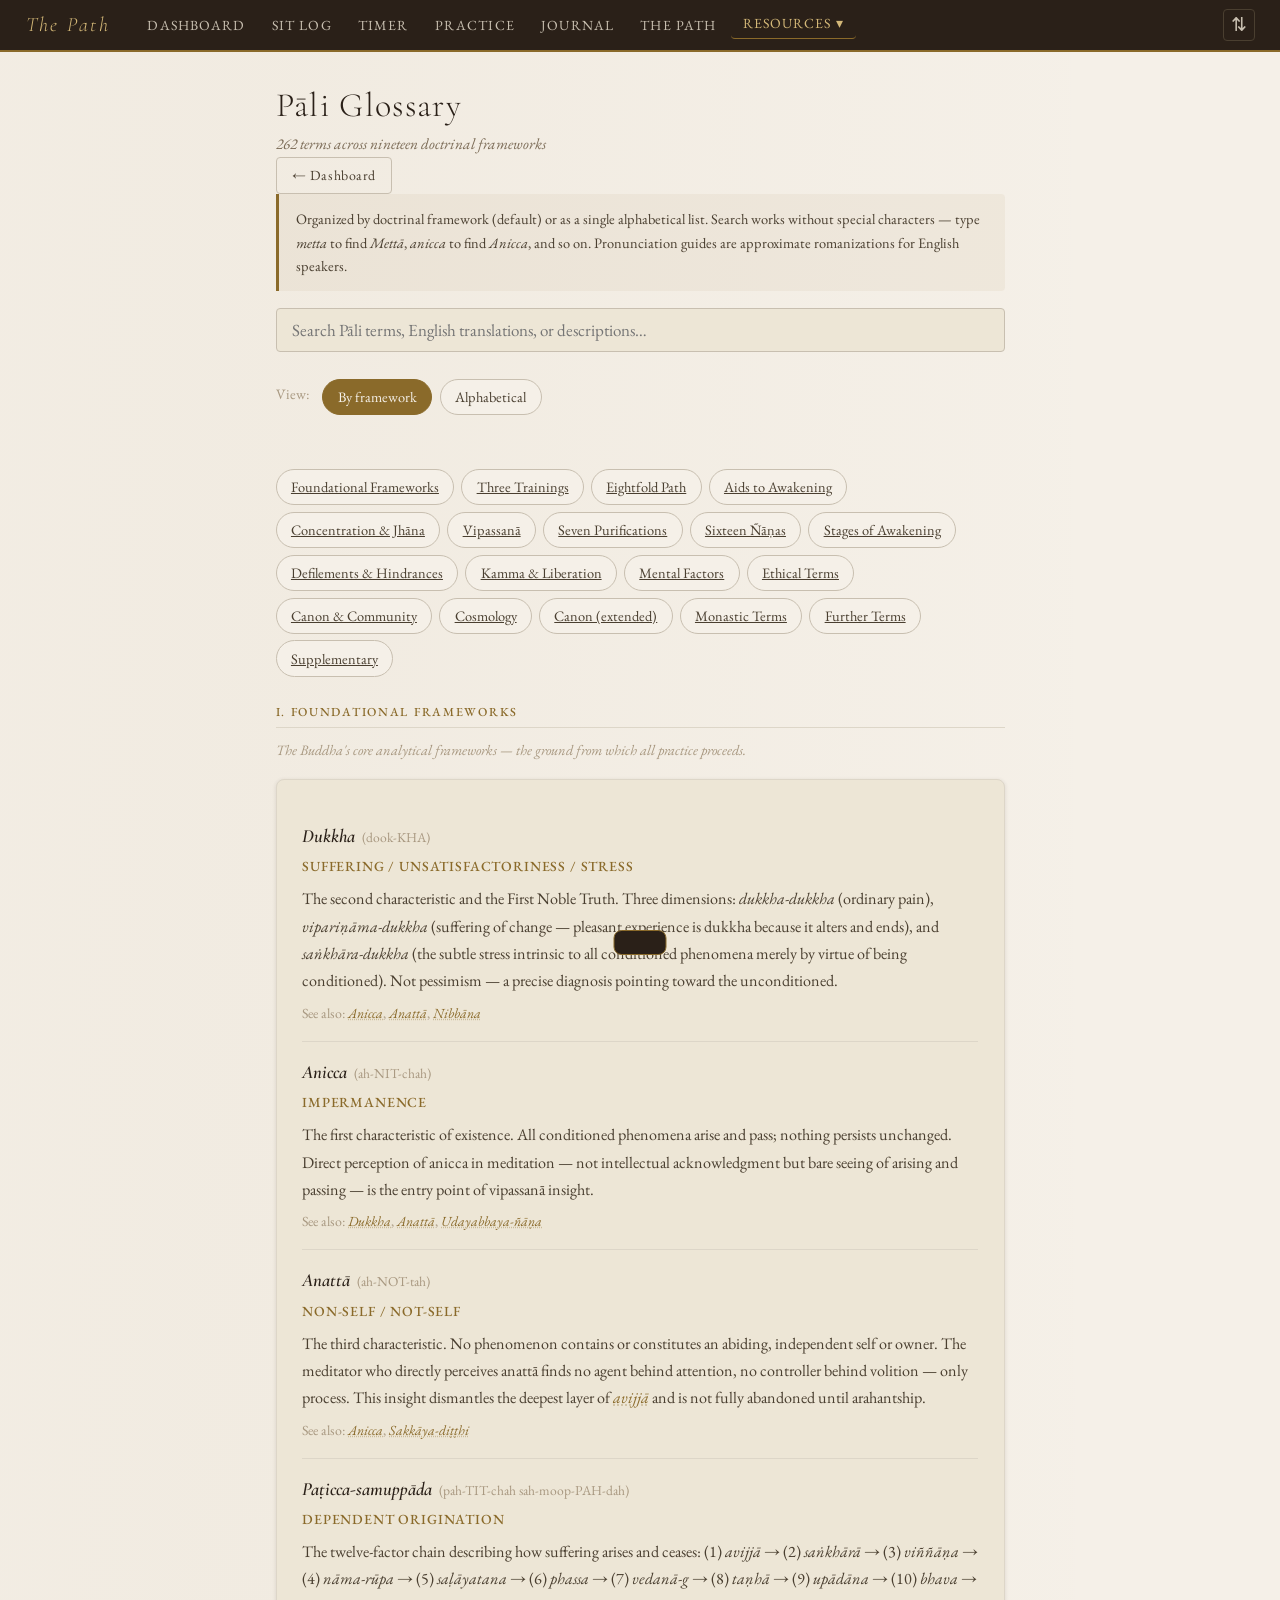
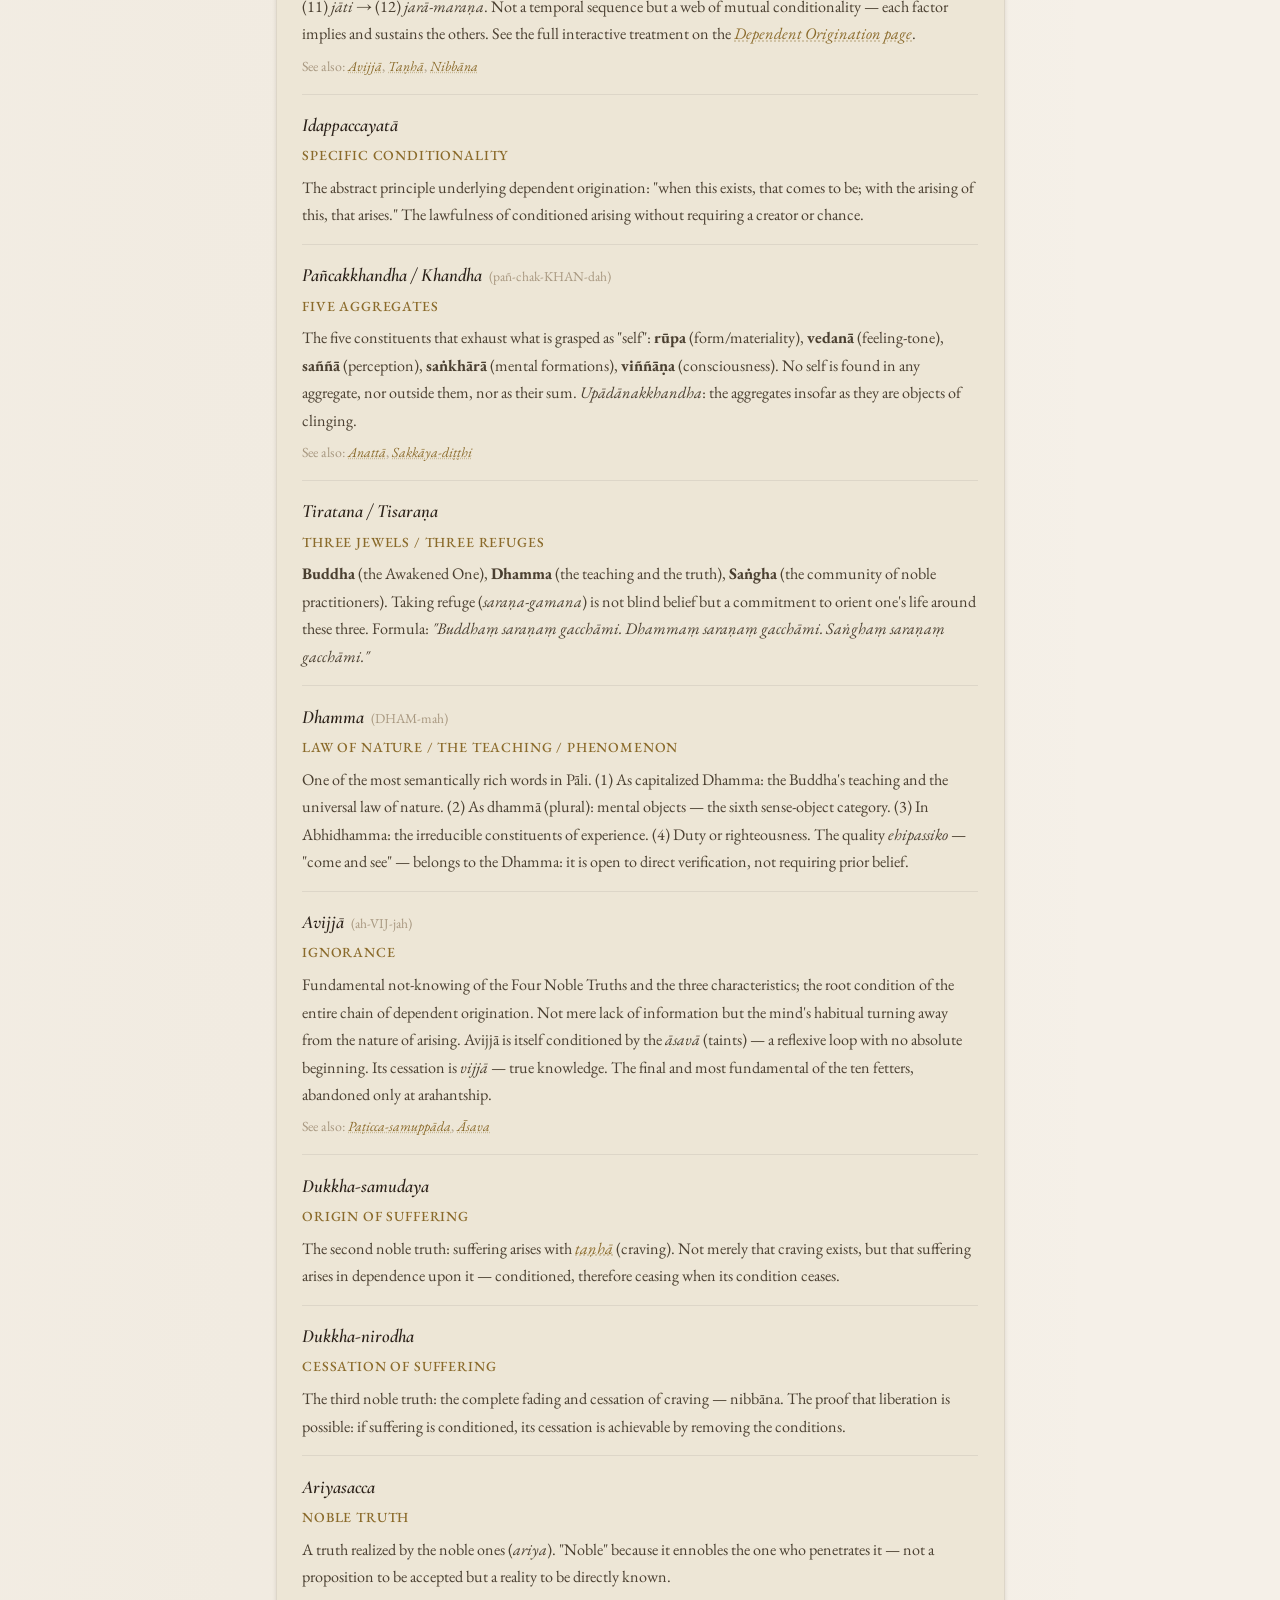
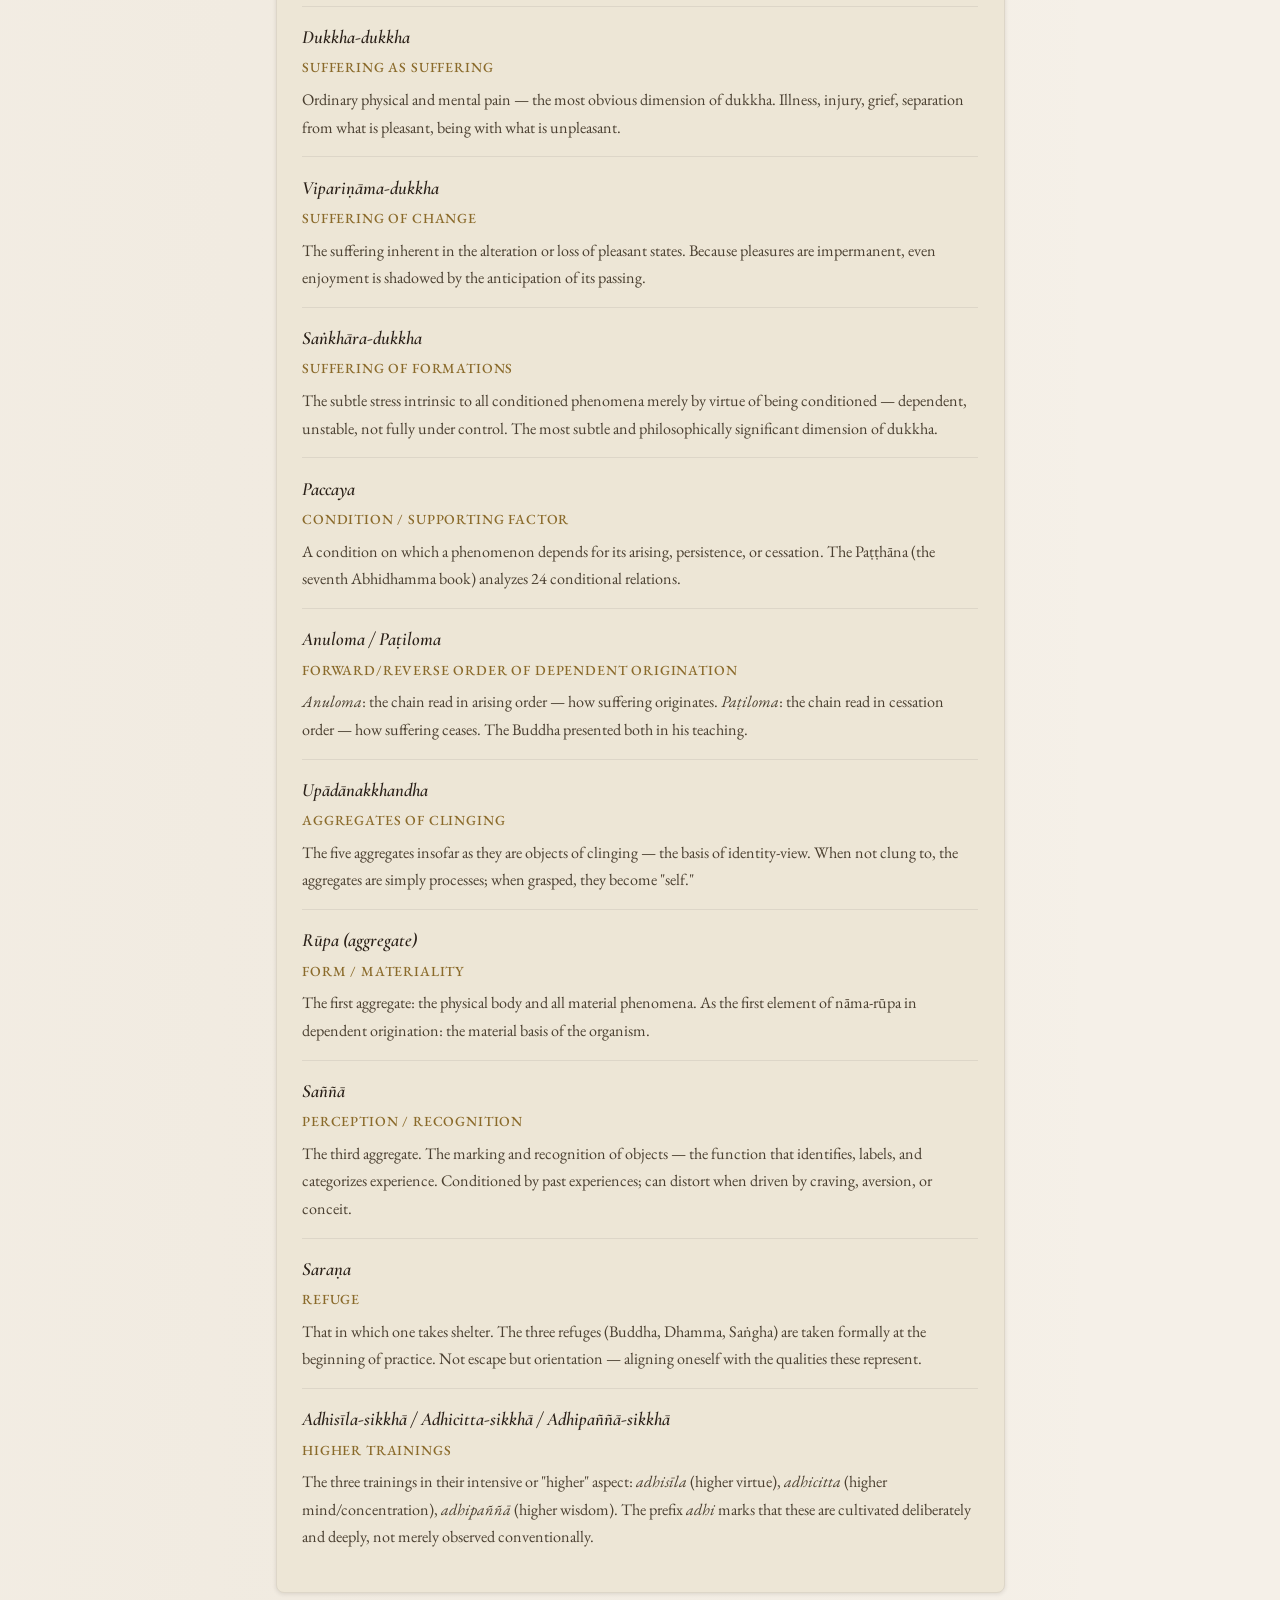
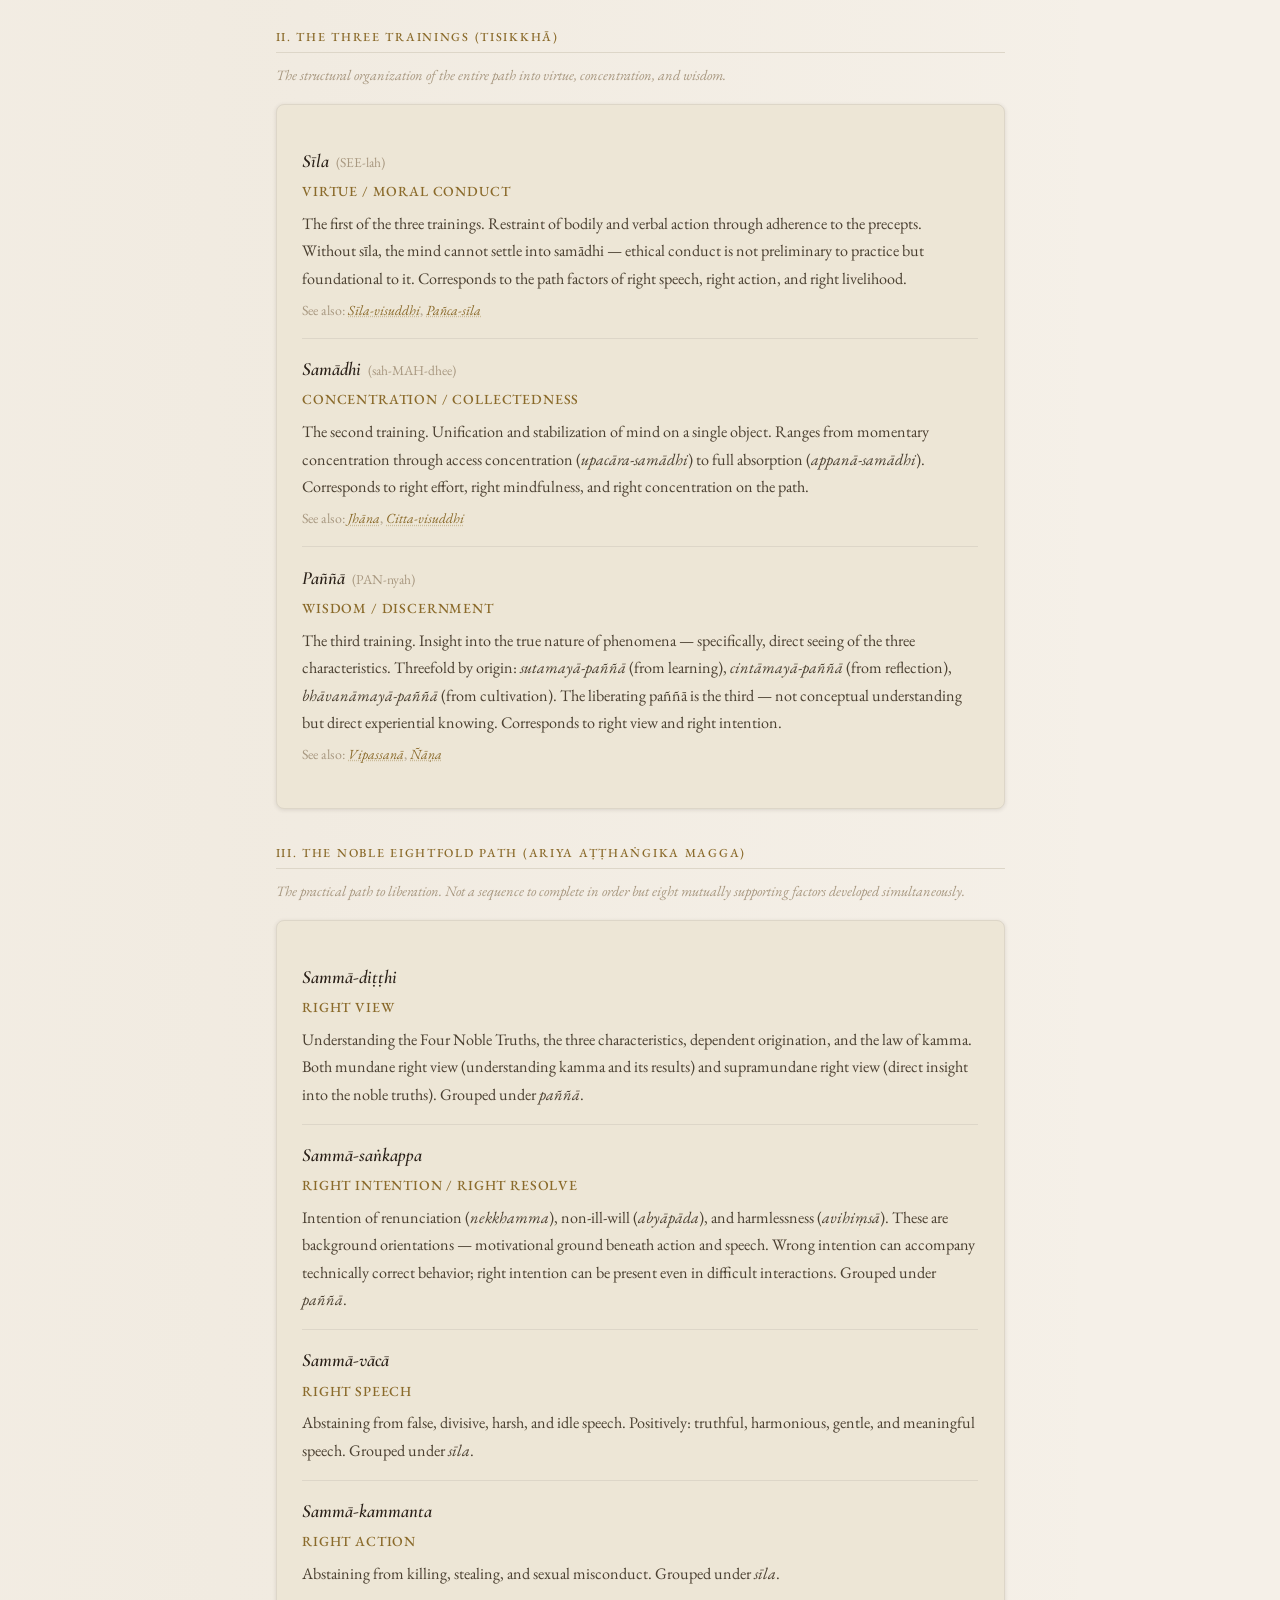
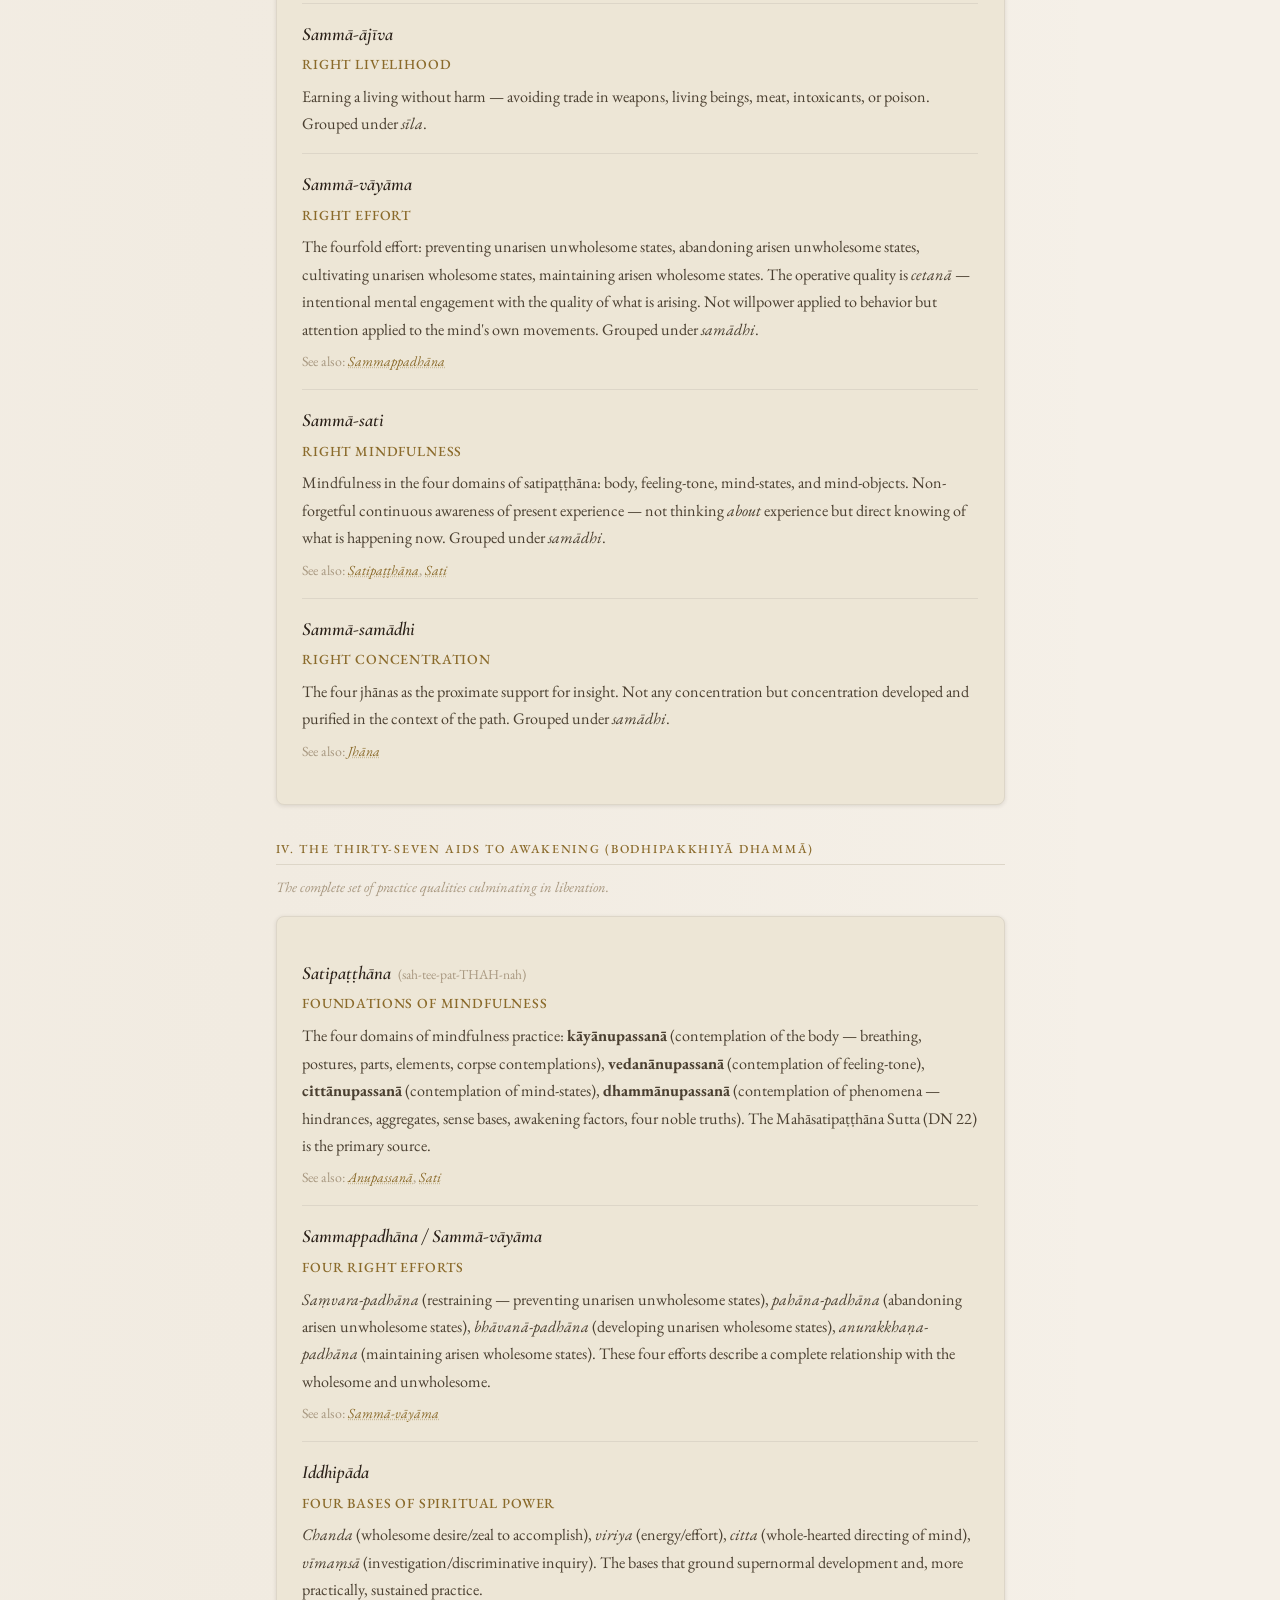
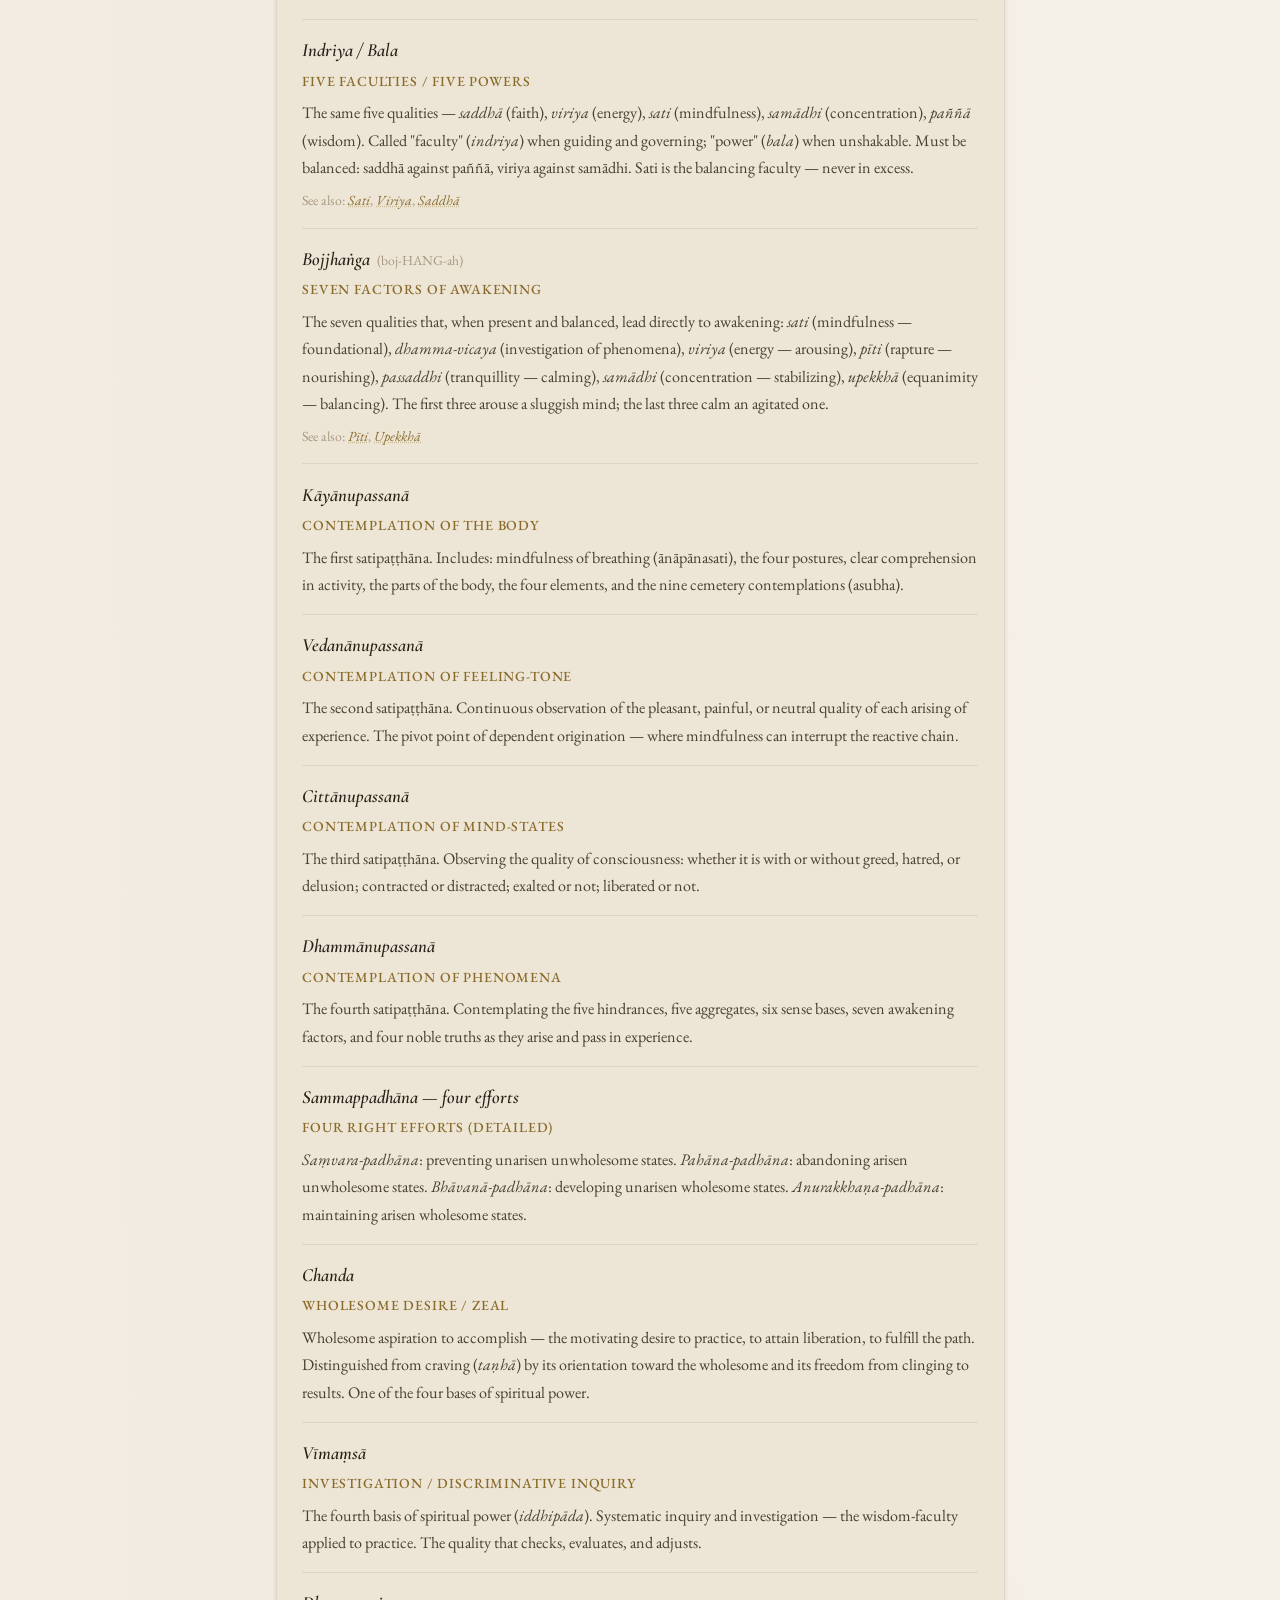
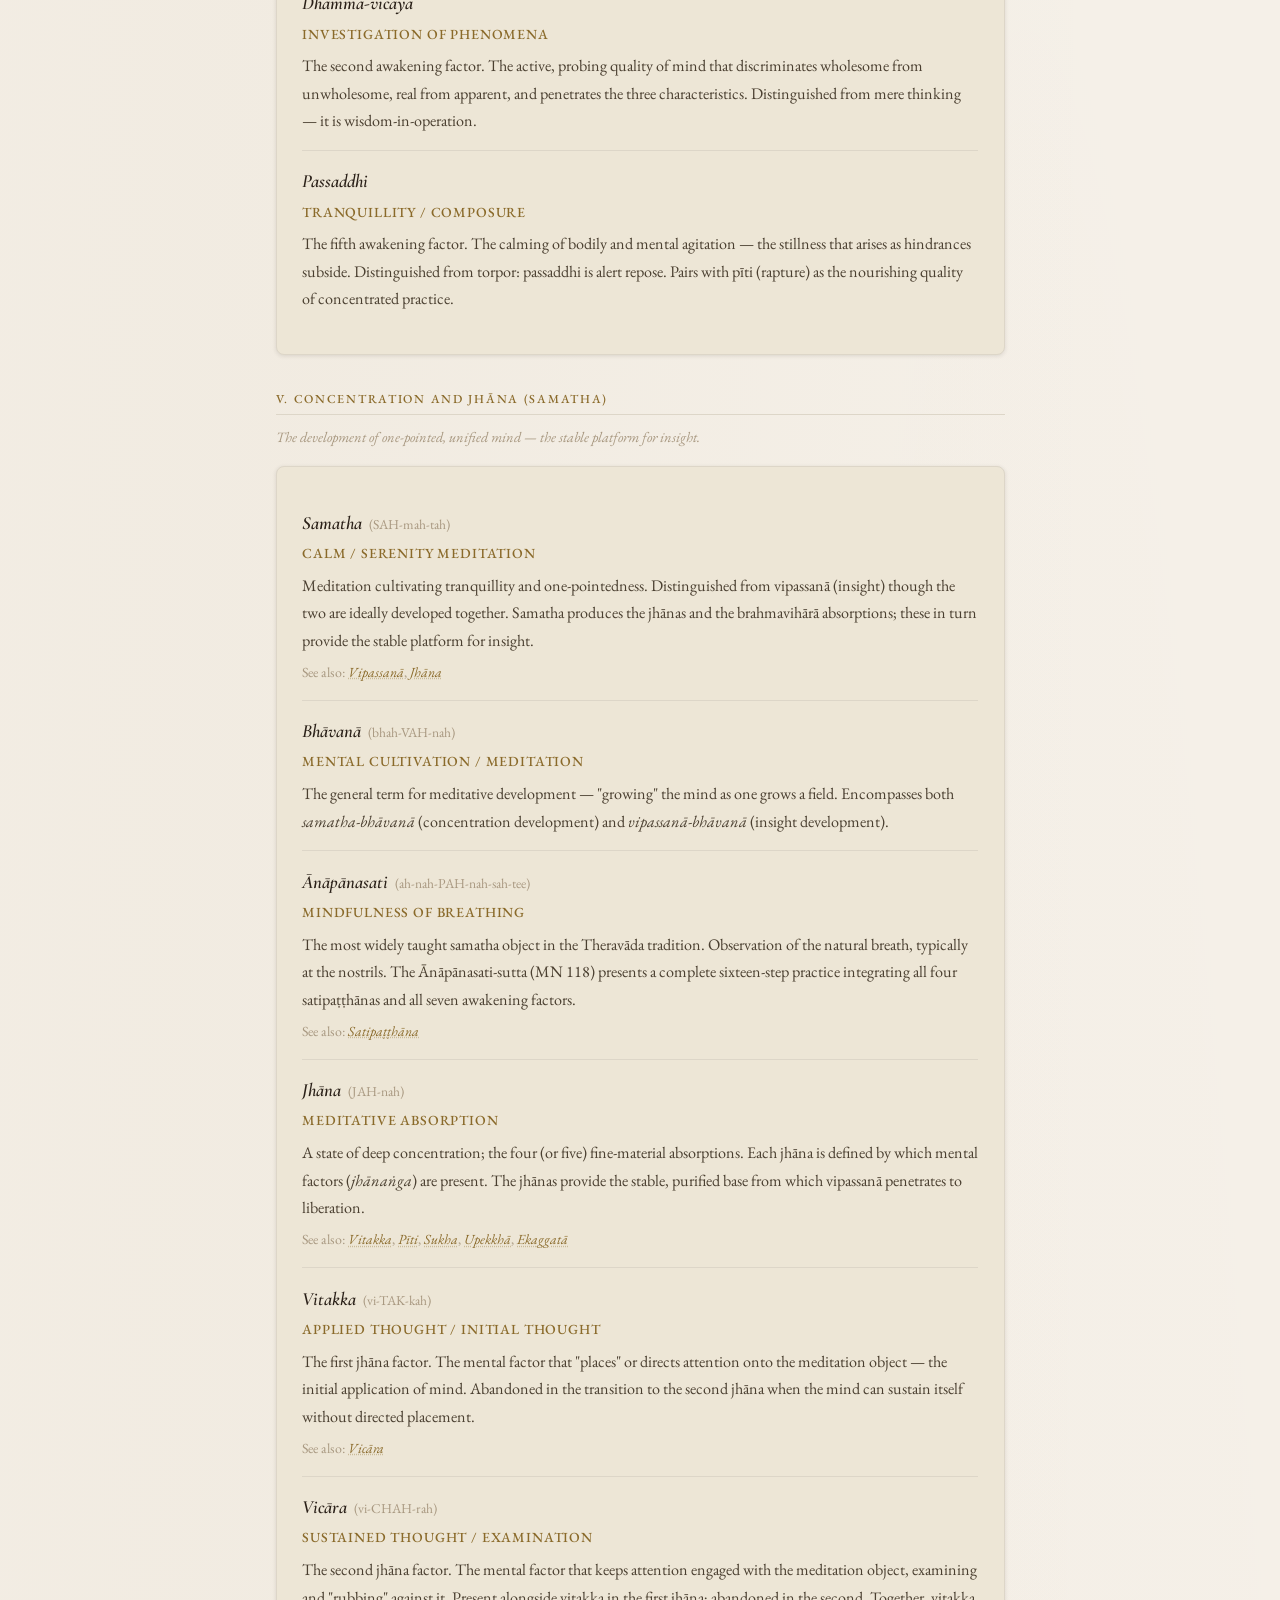
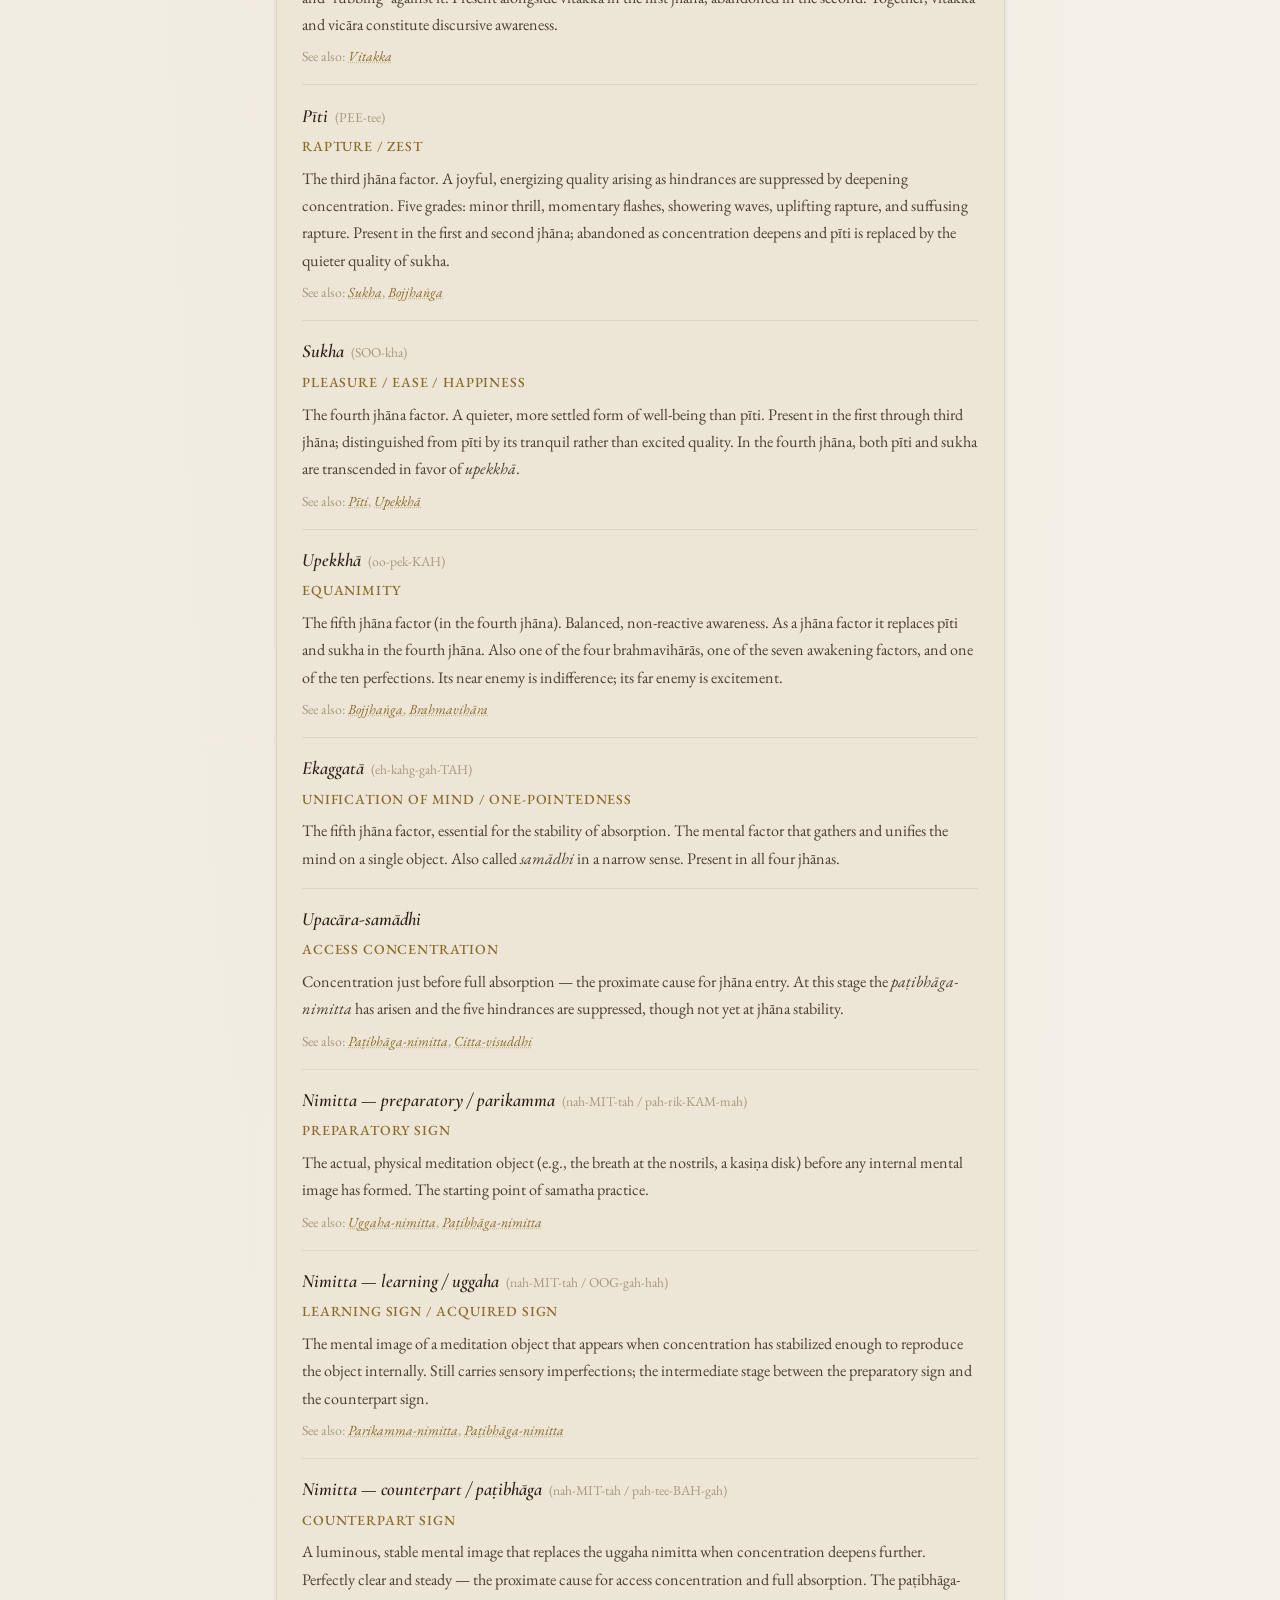
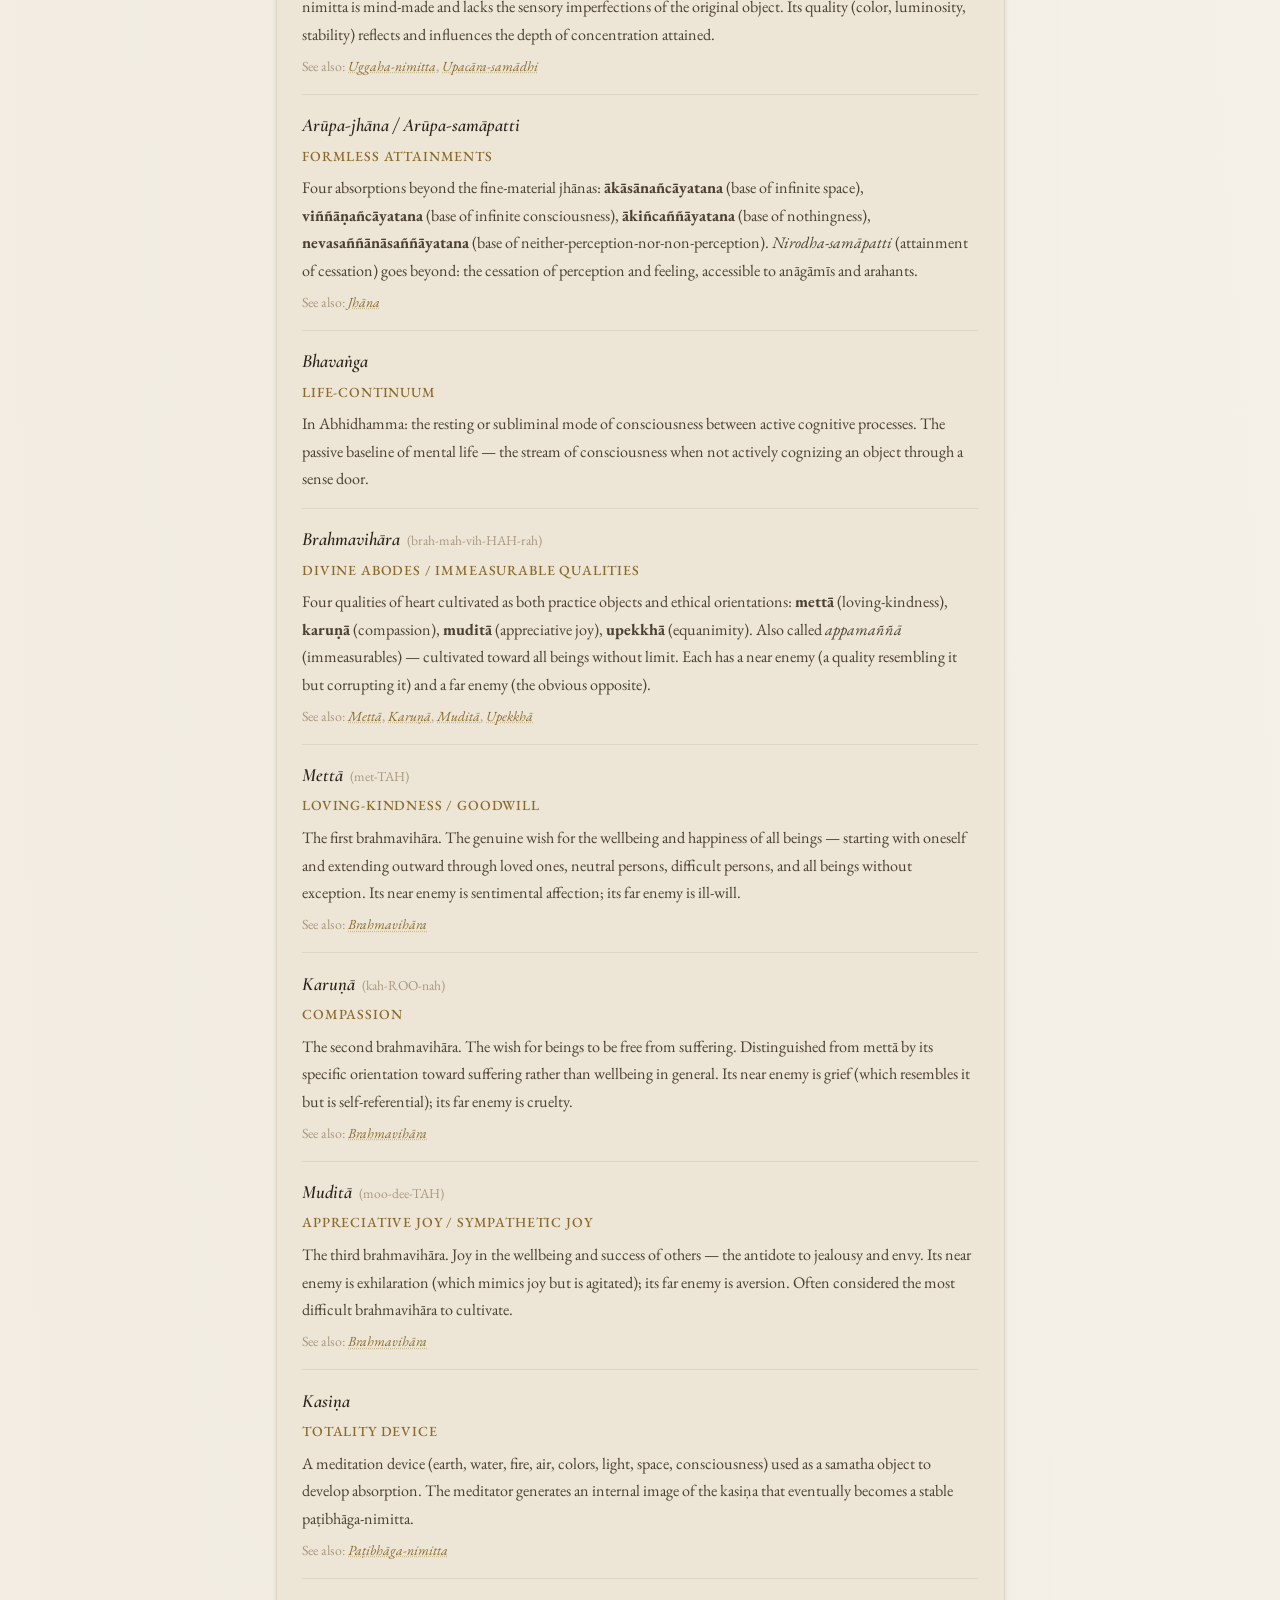
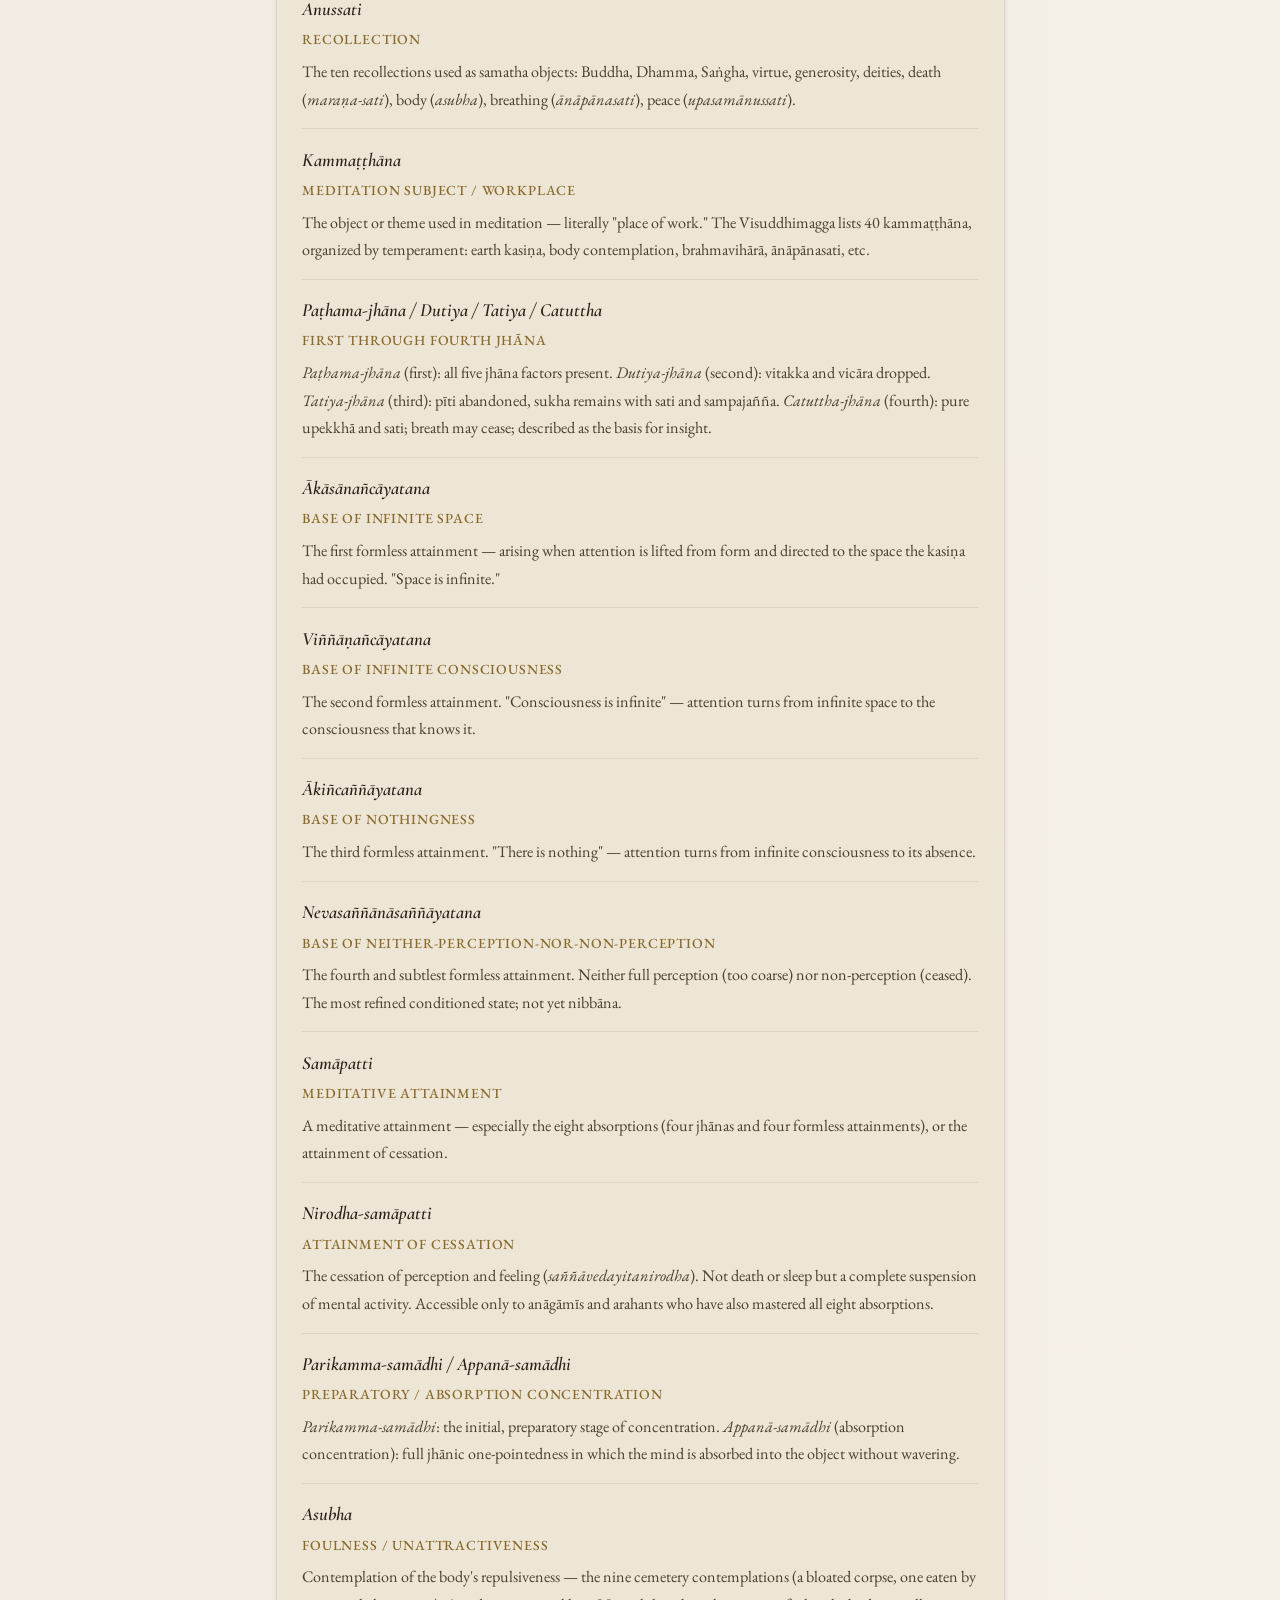
<file: glossary.html>
<!DOCTYPE html>
<html lang="en">
<head>
<meta charset="UTF-8"/>
<meta name="viewport" content="width=device-width,initial-scale=1.0"/>
<title>The Path — Pāli Glossary</title>
<link rel="stylesheet" href="style.css"/>
<style>
  /* ── Glossary-specific styles ───────────────────────────── */
  .gloss-section { margin-bottom: 2rem; }

  .gloss-entry {
    padding: 0.9rem 0;
    border-bottom: 1px solid var(--stone-light);
  }
  .gloss-entry:last-child { border-bottom: none; }

  .gloss-pali {
    font-family: var(--font-display);
    font-size: 1.1rem;
    font-weight: 600;
    font-style: italic;
    color: var(--ink);
  }

  .gloss-number {
    font-size: 0.75rem;
    font-family: var(--font-mono);
    color: var(--gold);
    margin-left: 0.5rem;
    vertical-align: middle;
  }

  .gloss-pronunc {
    font-size: 0.8rem;
    color: var(--ink-faint);
    font-style: normal;
    margin-left: 0.4rem;
  }

  .gloss-english {
    font-size: 0.82rem;
    letter-spacing: 0.06em;
    text-transform: uppercase;
    color: var(--gold);
    font-weight: 500;
    margin-top: 0.2rem;
    margin-bottom: 0.4rem;
  }

  .gloss-body {
    font-size: 0.95rem;
    line-height: 1.7;
    color: var(--ink-mid);
  }

  .gloss-cross {
    margin-top: 0.4rem;
    font-size: 0.82rem;
    color: var(--ink-faint);
  }

  /* Search bar — NOT sticky */
  .search-wrap {
    margin-bottom: 1.25rem;
  }

  .search-input {
    width: 100%;
    background: var(--paper-dark);
    border: 1px solid var(--stone);
    border-radius: var(--radius);
    padding: 0.6rem 0.9rem;
    font-family: var(--font-body);
    font-size: 1rem;
    color: var(--ink);
  }
  .search-input:focus {
    outline: none;
    border-color: var(--gold);
    box-shadow: 0 0 0 2px rgba(138,106,42,0.12);
  }

  /* View toggle */
  .view-toggle {
    display: flex;
    gap: 0.5rem;
    margin-bottom: 1.25rem;
    align-items: center;
  }
  .view-toggle .small { color: var(--ink-faint); margin-right: 0.25rem; }

  /* Alphabetical list */
  #alpha-list { display: none; }
  #alpha-list.active { display: block; }
  #sectioned-list { display: block; }
  #sectioned-list.hidden { display: none; }

  .alpha-group { margin-bottom: 1.5rem; }
  .alpha-letter {
    font-family: var(--font-display);
    font-size: 1.4rem;
    font-weight: 300;
    color: var(--gold);
    border-bottom: 1px solid var(--stone-light);
    padding-bottom: 0.3rem;
    margin-bottom: 0.5rem;
  }

  /* Section nav pills */
  .section-nav {
    display: flex;
    flex-wrap: wrap;
    gap: 0.4rem;
    margin-bottom: 1.5rem;
  }

  .entry-hidden { display: none; }
  .section-hidden { display: none; }

  /* ── Alphabet ribbon ────────────────────────────────────── */
  #alpha-ribbon {
    position: fixed;
    right: 0.5rem;
    top: 50%;
    transform: translateY(-50%);
    display: none;
    flex-direction: column;
    align-items: center;
    gap: 1px;
    z-index: 50;
    background: rgba(245,240,232,0.85);
    border: 1px solid var(--stone-light);
    border-radius: var(--radius-lg);
    padding: 0.3rem 0.2rem;
    backdrop-filter: blur(4px);
  }
  #alpha-ribbon.visible { display: flex; }
  .ribbon-letter {
    display: flex;
    align-items: center;
    justify-content: center;
    width: 20px;
    height: 18px;
    font-size: 0.65rem;
    font-family: var(--font-mono);
    font-weight: 500;
    color: var(--ink-faint);
    cursor: pointer;
    border-radius: 3px;
    text-decoration: none;
    transition: background 0.1s, color 0.1s;
    line-height: 1;
  }
  .ribbon-letter:hover {
    background: var(--gold);
    color: var(--paper);
  }
  .ribbon-letter.dimmed { color: var(--stone); cursor: default; }

  @media (max-width: 600px) {
    #alpha-ribbon { right: 0.1rem; }
    .ribbon-letter { width: 16px; height: 15px; font-size: 0.58rem; }
  }

  .no-results {
    font-style: italic;
    color: var(--ink-faint);
    padding: 1rem 0;
    font-size: 0.95rem;
  }

  .result-info {
    font-size: 0.8rem;
    color: var(--ink-faint);
    font-style: italic;
    margin-bottom: 0.75rem;
    min-height: 1.2rem;
  }
</style>
<link rel="manifest" href="manifest.json"/>
<meta name="theme-color" content="#8a6a2a"/>
<meta name="apple-mobile-web-app-capable" content="yes"/>
<meta name="apple-mobile-web-app-status-bar-style" content="default"/>
<link rel="apple-touch-icon" href="icon-192.png"/>
</head>
<body>
<div id="nav-mount"></div>
<div class="page-wrap">

  <div class="page-header">
    <div class="flex-between">
      <div>
        <div class="page-title">Pāli Glossary</div>
        <div class="page-subtitle">262 terms across nineteen doctrinal frameworks</div>
      <a href="index.html" class="btn btn-outline btn-sm">← Dashboard</a>
    </div>
  </div>

  <div class="notice small mb-2">
    Organized by doctrinal framework (default) or as a single alphabetical list.
    Search works without special characters — type <em>metta</em> to find <em>Mettā</em>,
    <em>anicca</em> to find <em>Anicca</em>, and so on.
    Pronunciation guides are approximate romanizations for English speakers.
  </div>

  <!-- Search -->
  <div class="search-wrap">
    <input class="search-input" type="text" id="search-input"
           placeholder="Search Pāli terms, English translations, or descriptions…"
           oninput="filterGlossary()"/>
  </div>

  <!-- View toggle -->
  <div class="view-toggle">
    <span class="small">View:</span>
    <div class="pill-group" id="view-pills">
      <div class="pill active" data-view="sectioned" onclick="switchView('sectioned')">By framework</div>
      <div class="pill" data-view="alpha" onclick="switchView('alpha')">Alphabetical</div>
    </div>
  </div>

  <div class="result-info" id="result-info"></div>
  <div id="no-results" class="no-results" style="display:none">No entries match your search.</div>

  <!-- Section nav (shown in sectioned view) -->
  <div class="section-nav" id="section-nav">
    <a href="#section-foundational" class="pill">Foundational Frameworks</a>
    <a href="#section-trainings" class="pill">Three Trainings</a>
    <a href="#section-eightfold" class="pill">Eightfold Path</a>
    <a href="#section-aids" class="pill">Aids to Awakening</a>
    <a href="#section-concentration" class="pill">Concentration & Jhāna</a>
    <a href="#section-vipassana" class="pill">Vipassanā</a>
    <a href="#section-purifications" class="pill">Seven Purifications</a>
    <a href="#section-insights" class="pill">Sixteen Ñāṇas</a>
    <a href="#section-awakening" class="pill">Stages of Awakening</a>
    <a href="#section-defilements" class="pill">Defilements & Hindrances</a>
    <a href="#section-kamma" class="pill">Kamma & Liberation</a>
    <a href="#section-abhidhamma" class="pill">Mental Factors</a>
    <a href="#section-ethical" class="pill">Ethical Terms</a>
    <a href="#section-texts" class="pill">Canon & Community</a>
    <a href="#section-cosmology" class="pill">Cosmology</a>
    <a href="#section-canon-ext" class="pill">Canon (extended)</a>
    <a href="#section-monastic" class="pill">Monastic Terms</a>
    <a href="#section-doctrine-ext" class="pill">Further Terms</a>
    <a href="#section-supplementary" class="pill">Supplementary</a>
  </div>

  <!-- Sectioned view -->
  <div id="sectioned-list">
  <div class="gloss-section" id="section-foundational">
    <div class="section-label">I. Foundational Frameworks</div>
    <p class="small faint italic mb-2">The Buddha's core analytical frameworks — the ground from which all practice proceeds.</p>
    <div class="card">
      <div class="gloss-entry" id="dukkha">
        <div><span class="gloss-pali">Dukkha</span><span class="gloss-pronunc">(dook-KHA)</span></div>
        <div class="gloss-english">Suffering / Unsatisfactoriness / Stress</div>
        <div class="gloss-body">The second characteristic and the First Noble Truth. Three dimensions: <em>dukkha-dukkha</em> (ordinary pain), <em>vipariṇāma-dukkha</em> (suffering of change — pleasant experience is dukkha because it alters and ends), and <em>saṅkhāra-dukkha</em> (the subtle stress intrinsic to all conditioned phenomena merely by virtue of being conditioned). Not pessimism — a precise diagnosis pointing toward the unconditioned.<div class="gloss-cross small faint mt-1">See also: <a href="#anicca" class="gloss-ref">Anicca</a>, <a href="#anatta" class="gloss-ref">Anattā</a>, <a href="#nibbana" class="gloss-ref">Nibbāna</a></div></div>
      </div>
      <div class="gloss-entry" id="anicca">
        <div><span class="gloss-pali">Anicca</span><span class="gloss-pronunc">(ah-NIT-chah)</span></div>
        <div class="gloss-english">Impermanence</div>
        <div class="gloss-body">The first characteristic of existence. All conditioned phenomena arise and pass; nothing persists unchanged. Direct perception of anicca in meditation — not intellectual acknowledgment but bare seeing of arising and passing — is the entry point of vipassanā insight.<div class="gloss-cross small faint mt-1">See also: <a href="#dukkha" class="gloss-ref">Dukkha</a>, <a href="#anatta" class="gloss-ref">Anattā</a>, <a href="#udayabbaya" class="gloss-ref">Udayabbaya-ñāṇa</a></div></div>
      </div>
      <div class="gloss-entry" id="anatta">
        <div><span class="gloss-pali">Anattā</span><span class="gloss-pronunc">(ah-NOT-tah)</span></div>
        <div class="gloss-english">Non-self / Not-self</div>
        <div class="gloss-body">The third characteristic. No phenomenon contains or constitutes an abiding, independent self or owner. The meditator who directly perceives anattā finds no agent behind attention, no controller behind volition — only process. This insight dismantles the deepest layer of <a href="#avijja-g" class="gloss-ref">avijjā</a> and is not fully abandoned until arahantship.<div class="gloss-cross small faint mt-1">See also: <a href="#anicca" class="gloss-ref">Anicca</a>, <a href="#sakkaya-ditthi" class="gloss-ref">Sakkāya-diṭṭhi</a></div></div>
      </div>
      <div class="gloss-entry" id="paticca">
        <div><span class="gloss-pali">Paṭicca-samuppāda</span><span class="gloss-pronunc">(pah-TIT-chah sah-moop-PAH-dah)</span></div>
        <div class="gloss-english">Dependent Origination</div>
        <div class="gloss-body">The twelve-factor chain describing how suffering arises and ceases: (1) <em>avijjā</em> → (2) <em>saṅkhārā</em> → (3) <em>viññāṇa</em> → (4) <em>nāma-rūpa</em> → (5) <em>saḷāyatana</em> → (6) <em>phassa</em> → (7) <em>vedanā-g</em> → (8) <em>taṇhā</em> → (9) <em>upādāna</em> → (10) <em>bhava</em> → (11) <em>jāti</em> → (12) <em>jarā-maraṇa</em>. Not a temporal sequence but a web of mutual conditionality — each factor implies and sustains the others. See the full interactive treatment on the <a href="do.html" class="gloss-ref">Dependent Origination page</a>.<div class="gloss-cross small faint mt-1">See also: <a href="#avijja-g" class="gloss-ref">Avijjā</a>, <a href="#tanha" class="gloss-ref">Taṇhā</a>, <a href="#nibbana" class="gloss-ref">Nibbāna</a></div></div>
      </div>
      <div class="gloss-entry" id="idappaccayata">
        <div><span class="gloss-pali">Idappaccayatā</span></div>
        <div class="gloss-english">Specific Conditionality</div>
        <div class="gloss-body">The abstract principle underlying dependent origination: "when this exists, that comes to be; with the arising of this, that arises." The lawfulness of conditioned arising without requiring a creator or chance.</div>
      </div>
      <div class="gloss-entry" id="khandha">
        <div><span class="gloss-pali">Pañcakkhandha / Khandha</span><span class="gloss-pronunc">(pañ-chak-KHAN-dah)</span></div>
        <div class="gloss-english">Five Aggregates</div>
        <div class="gloss-body">The five constituents that exhaust what is grasped as "self": <strong>rūpa</strong> (form/materiality), <strong>vedanā</strong> (feeling-tone), <strong>saññā</strong> (perception), <strong>saṅkhārā</strong> (mental formations), <strong>viññāṇa</strong> (consciousness). No self is found in any aggregate, nor outside them, nor as their sum. <em>Upādānakkhandha</em>: the aggregates insofar as they are objects of clinging.<div class="gloss-cross small faint mt-1">See also: <a href="#anatta" class="gloss-ref">Anattā</a>, <a href="#sakkaya-ditthi" class="gloss-ref">Sakkāya-diṭṭhi</a></div></div>
      </div>
      <div class="gloss-entry" id="tiratana">
        <div><span class="gloss-pali">Tiratana / Tisaraṇa</span></div>
        <div class="gloss-english">Three Jewels / Three Refuges</div>
        <div class="gloss-body"><strong>Buddha</strong> (the Awakened One), <strong>Dhamma</strong> (the teaching and the truth), <strong>Saṅgha</strong> (the community of noble practitioners). Taking refuge (<em>saraṇa-gamana</em>) is not blind belief but a commitment to orient one's life around these three. Formula: <em>"Buddhaṃ saraṇaṃ gacchāmi. Dhammaṃ saraṇaṃ gacchāmi. Saṅghaṃ saraṇaṃ gacchāmi."</em></div>
      </div>
      <div class="gloss-entry" id="dhamma-g">
        <div><span class="gloss-pali">Dhamma</span><span class="gloss-pronunc">(DHAM-mah)</span></div>
        <div class="gloss-english">Law of nature / The teaching / Phenomenon</div>
        <div class="gloss-body">One of the most semantically rich words in Pāli. (1) As capitalized Dhamma: the Buddha's teaching and the universal law of nature. (2) As dhammā (plural): mental objects — the sixth sense-object category. (3) In Abhidhamma: the irreducible constituents of experience. (4) Duty or righteousness. The quality <em>ehipassiko</em> — "come and see" — belongs to the Dhamma: it is open to direct verification, not requiring prior belief.</div>
      </div>
      <div class="gloss-entry" id="avijja-g">
        <div><span class="gloss-pali">Avijjā</span><span class="gloss-pronunc">(ah-VIJ-jah)</span></div>
        <div class="gloss-english">Ignorance</div>
        <div class="gloss-body">Fundamental not-knowing of the Four Noble Truths and the three characteristics; the root condition of the entire chain of dependent origination. Not mere lack of information but the mind's habitual turning away from the nature of arising. Avijjā is itself conditioned by the <em>āsavā</em> (taints) — a reflexive loop with no absolute beginning. Its cessation is <em>vijjā</em> — true knowledge. The final and most fundamental of the ten fetters, abandoned only at arahantship.<div class="gloss-cross small faint mt-1">See also: <a href="#paticca" class="gloss-ref">Paṭicca-samuppāda</a>, <a href="#asava" class="gloss-ref">Āsava</a></div></div>
      </div>
    
      <div class="gloss-entry" id="dukkha-samudaya">
        <div><span class="gloss-pali">Dukkha-samudaya</span></div>
        <div class="gloss-english">Origin of suffering</div>
        <div class="gloss-body">The second noble truth: suffering arises with <a href="glossary.html#tanha" class="gloss-ref">taṇhā</a> (craving). Not merely that craving exists, but that suffering arises in dependence upon it — conditioned, therefore ceasing when its condition ceases.</div>
      </div>
      <div class="gloss-entry" id="dukkha-nirodha">
        <div><span class="gloss-pali">Dukkha-nirodha</span></div>
        <div class="gloss-english">Cessation of suffering</div>
        <div class="gloss-body">The third noble truth: the complete fading and cessation of craving — nibbāna. The proof that liberation is possible: if suffering is conditioned, its cessation is achievable by removing the conditions.</div>
      </div>
      <div class="gloss-entry" id="ariyasacca">
        <div><span class="gloss-pali">Ariyasacca</span></div>
        <div class="gloss-english">Noble truth</div>
        <div class="gloss-body">A truth realized by the noble ones (<em>ariya</em>). "Noble" because it ennobles the one who penetrates it — not a proposition to be accepted but a reality to be directly known.</div>
      </div>
      <div class="gloss-entry" id="dukkha-dukkha">
        <div><span class="gloss-pali">Dukkha-dukkha</span></div>
        <div class="gloss-english">Suffering as suffering</div>
        <div class="gloss-body">Ordinary physical and mental pain — the most obvious dimension of dukkha. Illness, injury, grief, separation from what is pleasant, being with what is unpleasant.</div>
      </div>
      <div class="gloss-entry" id="viparina-dukkha">
        <div><span class="gloss-pali">Vipariṇāma-dukkha</span></div>
        <div class="gloss-english">Suffering of change</div>
        <div class="gloss-body">The suffering inherent in the alteration or loss of pleasant states. Because pleasures are impermanent, even enjoyment is shadowed by the anticipation of its passing.</div>
      </div>
      <div class="gloss-entry" id="sankhara-dukkha">
        <div><span class="gloss-pali">Saṅkhāra-dukkha</span></div>
        <div class="gloss-english">Suffering of formations</div>
        <div class="gloss-body">The subtle stress intrinsic to all conditioned phenomena merely by virtue of being conditioned — dependent, unstable, not fully under control. The most subtle and philosophically significant dimension of dukkha.</div>
      </div>
      <div class="gloss-entry" id="paccaya">
        <div><span class="gloss-pali">Paccaya</span></div>
        <div class="gloss-english">Condition / Supporting factor</div>
        <div class="gloss-body">A condition on which a phenomenon depends for its arising, persistence, or cessation. The Paṭṭhāna (the seventh Abhidhamma book) analyzes 24 conditional relations.</div>
      </div>
      <div class="gloss-entry" id="anuloma-do">
        <div><span class="gloss-pali">Anuloma / Paṭiloma</span></div>
        <div class="gloss-english">Forward/Reverse order of dependent origination</div>
        <div class="gloss-body"><em>Anuloma</em>: the chain read in arising order — how suffering originates. <em>Paṭiloma</em>: the chain read in cessation order — how suffering ceases. The Buddha presented both in his teaching.</div>
      </div>
      <div class="gloss-entry" id="upadanakkhandha">
        <div><span class="gloss-pali">Upādānakkhandha</span></div>
        <div class="gloss-english">Aggregates of clinging</div>
        <div class="gloss-body">The five aggregates insofar as they are objects of clinging — the basis of identity-view. When not clung to, the aggregates are simply processes; when grasped, they become "self."</div>
      </div>
      <div class="gloss-entry" id="rupa-agg">
        <div><span class="gloss-pali">Rūpa (aggregate)</span></div>
        <div class="gloss-english">Form / Materiality</div>
        <div class="gloss-body">The first aggregate: the physical body and all material phenomena. As the first element of nāma-rūpa in dependent origination: the material basis of the organism.</div>
      </div>
      <div class="gloss-entry" id="sanna">
        <div><span class="gloss-pali">Saññā</span></div>
        <div class="gloss-english">Perception / Recognition</div>
        <div class="gloss-body">The third aggregate. The marking and recognition of objects — the function that identifies, labels, and categorizes experience. Conditioned by past experiences; can distort when driven by craving, aversion, or conceit.</div>
      </div>
      <div class="gloss-entry" id="sarana">
        <div><span class="gloss-pali">Saraṇa</span></div>
        <div class="gloss-english">Refuge</div>
        <div class="gloss-body">That in which one takes shelter. The three refuges (Buddha, Dhamma, Saṅgha) are taken formally at the beginning of practice. Not escape but orientation — aligning oneself with the qualities these represent.</div>
      </div>
      <div class="gloss-entry" id="adhisila">
        <div><span class="gloss-pali">Adhisīla-sikkhā / Adhicitta-sikkhā / Adhipaññā-sikkhā</span></div>
        <div class="gloss-english">Higher trainings</div>
        <div class="gloss-body">The three trainings in their intensive or "higher" aspect: <em>adhisīla</em> (higher virtue), <em>adhicitta</em> (higher mind/concentration), <em>adhipaññā</em> (higher wisdom). The prefix <em>adhi</em> marks that these are cultivated deliberately and deeply, not merely observed conventionally.</div>
      </div>
    </div>
  </div>

  <div class="gloss-section" id="section-trainings">
    <div class="section-label">II. The Three Trainings (Tisikkhā)</div>
    <p class="small faint italic mb-2">The structural organization of the entire path into virtue, concentration, and wisdom.</p>
    <div class="card">
      <div class="gloss-entry" id="sila-g">
        <div><span class="gloss-pali">Sīla</span><span class="gloss-pronunc">(SEE-lah)</span></div>
        <div class="gloss-english">Virtue / Moral conduct</div>
        <div class="gloss-body">The first of the three trainings. Restraint of bodily and verbal action through adherence to the precepts. Without sīla, the mind cannot settle into samādhi — ethical conduct is not preliminary to practice but foundational to it. Corresponds to the path factors of right speech, right action, and right livelihood.<div class="gloss-cross small faint mt-1">See also: <a href="#sila-visuddhi" class="gloss-ref">Sīla-visuddhi</a>, <a href="#pancha-sila" class="gloss-ref">Pañca-sīla</a></div></div>
      </div>
      <div class="gloss-entry" id="samadhi-g">
        <div><span class="gloss-pali">Samādhi</span><span class="gloss-pronunc">(sah-MAH-dhee)</span></div>
        <div class="gloss-english">Concentration / Collectedness</div>
        <div class="gloss-body">The second training. Unification and stabilization of mind on a single object. Ranges from momentary concentration through access concentration (<em>upacāra-samādhi</em>) to full absorption (<em>appanā-samādhi</em>). Corresponds to right effort, right mindfulness, and right concentration on the path.<div class="gloss-cross small faint mt-1">See also: <a href="#jhana" class="gloss-ref">Jhāna</a>, <a href="#citta-visuddhi" class="gloss-ref">Citta-visuddhi</a></div></div>
      </div>
      <div class="gloss-entry" id="panna">
        <div><span class="gloss-pali">Paññā</span><span class="gloss-pronunc">(PAN-nyah)</span></div>
        <div class="gloss-english">Wisdom / Discernment</div>
        <div class="gloss-body">The third training. Insight into the true nature of phenomena — specifically, direct seeing of the three characteristics. Threefold by origin: <em>sutamayā-paññā</em> (from learning), <em>cintāmayā-paññā</em> (from reflection), <em>bhāvanāmayā-paññā</em> (from cultivation). The liberating paññā is the third — not conceptual understanding but direct experiential knowing. Corresponds to right view and right intention.<div class="gloss-cross small faint mt-1">See also: <a href="#vipassana" class="gloss-ref">Vipassanā</a>, <a href="#nana-g" class="gloss-ref">Ñāṇa</a></div></div>
      </div>
    </div>
  </div>

  <div class="gloss-section" id="section-eightfold">
    <div class="section-label">III. The Noble Eightfold Path (Ariya Aṭṭhaṅgika Magga)</div>
    <p class="small faint italic mb-2">The practical path to liberation. Not a sequence to complete in order but eight mutually supporting factors developed simultaneously.</p>
    <div class="card">
      <div class="gloss-entry" id="sammaditthi">
        <div><span class="gloss-pali">Sammā-diṭṭhi</span></div>
        <div class="gloss-english">Right View</div>
        <div class="gloss-body">Understanding the Four Noble Truths, the three characteristics, dependent origination, and the law of kamma. Both mundane right view (understanding kamma and its results) and supramundane right view (direct insight into the noble truths). Grouped under <em>paññā</em>.</div>
      </div>
      <div class="gloss-entry" id="sammasankappa">
        <div><span class="gloss-pali">Sammā-saṅkappa</span></div>
        <div class="gloss-english">Right Intention / Right Resolve</div>
        <div class="gloss-body">Intention of renunciation (<em>nekkhamma</em>), non-ill-will (<em>abyāpāda</em>), and harmlessness (<em>avihiṃsā</em>). These are background orientations — motivational ground beneath action and speech. Wrong intention can accompany technically correct behavior; right intention can be present even in difficult interactions. Grouped under <em>paññā</em>.</div>
      </div>
      <div class="gloss-entry" id="sammavaca">
        <div><span class="gloss-pali">Sammā-vācā</span></div>
        <div class="gloss-english">Right Speech</div>
        <div class="gloss-body">Abstaining from false, divisive, harsh, and idle speech. Positively: truthful, harmonious, gentle, and meaningful speech. Grouped under <em>sīla</em>.</div>
      </div>
      <div class="gloss-entry" id="sammakammanta">
        <div><span class="gloss-pali">Sammā-kammanta</span></div>
        <div class="gloss-english">Right Action</div>
        <div class="gloss-body">Abstaining from killing, stealing, and sexual misconduct. Grouped under <em>sīla</em>.</div>
      </div>
      <div class="gloss-entry" id="sammaajiva">
        <div><span class="gloss-pali">Sammā-ājīva</span></div>
        <div class="gloss-english">Right Livelihood</div>
        <div class="gloss-body">Earning a living without harm — avoiding trade in weapons, living beings, meat, intoxicants, or poison. Grouped under <em>sīla</em>.</div>
      </div>
      <div class="gloss-entry" id="sammavayama">
        <div><span class="gloss-pali">Sammā-vāyāma</span></div>
        <div class="gloss-english">Right Effort</div>
        <div class="gloss-body">The fourfold effort: preventing unarisen unwholesome states, abandoning arisen unwholesome states, cultivating unarisen wholesome states, maintaining arisen wholesome states. The operative quality is <em>cetanā</em> — intentional mental engagement with the quality of what is arising. Not willpower applied to behavior but attention applied to the mind's own movements. Grouped under <em>samādhi</em>.<div class="gloss-cross small faint mt-1">See also: <a href="#sammappadhana" class="gloss-ref">Sammappadhāna</a></div></div>
      </div>
      <div class="gloss-entry" id="sammasati">
        <div><span class="gloss-pali">Sammā-sati</span></div>
        <div class="gloss-english">Right Mindfulness</div>
        <div class="gloss-body">Mindfulness in the four domains of satipaṭṭhāna: body, feeling-tone, mind-states, and mind-objects. Non-forgetful continuous awareness of present experience — not thinking <em>about</em> experience but direct knowing of what is happening now. Grouped under <em>samādhi</em>.<div class="gloss-cross small faint mt-1">See also: <a href="#satipatthana" class="gloss-ref">Satipaṭṭhāna</a>, <a href="#sati" class="gloss-ref">Sati</a></div></div>
      </div>
      <div class="gloss-entry" id="sammasamadhi">
        <div><span class="gloss-pali">Sammā-samādhi</span></div>
        <div class="gloss-english">Right Concentration</div>
        <div class="gloss-body">The four jhānas as the proximate support for insight. Not any concentration but concentration developed and purified in the context of the path. Grouped under <em>samādhi</em>.<div class="gloss-cross small faint mt-1">See also: <a href="#jhana" class="gloss-ref">Jhāna</a></div></div>
      </div>
    </div>
  </div>

  <div class="gloss-section" id="section-aids">
    <div class="section-label">IV. The Thirty-Seven Aids to Awakening (Bodhipakkhiyā Dhammā)</div>
    <p class="small faint italic mb-2">The complete set of practice qualities culminating in liberation.</p>
    <div class="card">
      <div class="gloss-entry" id="satipatthana">
        <div><span class="gloss-pali">Satipaṭṭhāna</span><span class="gloss-pronunc">(sah-tee-pat-THAH-nah)</span></div>
        <div class="gloss-english">Foundations of Mindfulness</div>
        <div class="gloss-body">The four domains of mindfulness practice: <strong>kāyānupassanā</strong> (contemplation of the body — breathing, postures, parts, elements, corpse contemplations), <strong>vedanānupassanā</strong> (contemplation of feeling-tone), <strong>cittānupassanā</strong> (contemplation of mind-states), <strong>dhammānupassanā</strong> (contemplation of phenomena — hindrances, aggregates, sense bases, awakening factors, four noble truths). The Mahāsatipaṭṭhāna Sutta (DN 22) is the primary source.<div class="gloss-cross small faint mt-1">See also: <a href="#anupassana" class="gloss-ref">Anupassanā</a>, <a href="#sati" class="gloss-ref">Sati</a></div></div>
      </div>
      <div class="gloss-entry" id="sammappadhana">
        <div><span class="gloss-pali">Sammappadhāna / Sammā-vāyāma</span></div>
        <div class="gloss-english">Four Right Efforts</div>
        <div class="gloss-body"><em>Saṃvara-padhāna</em> (restraining — preventing unarisen unwholesome states), <em>pahāna-padhāna</em> (abandoning arisen unwholesome states), <em>bhāvanā-padhāna</em> (developing unarisen wholesome states), <em>anurakkhaṇa-padhāna</em> (maintaining arisen wholesome states). These four efforts describe a complete relationship with the wholesome and unwholesome.<div class="gloss-cross small faint mt-1">See also: <a href="#sammavayama" class="gloss-ref">Sammā-vāyāma</a></div></div>
      </div>
      <div class="gloss-entry" id="iddhipada">
        <div><span class="gloss-pali">Iddhipāda</span></div>
        <div class="gloss-english">Four Bases of Spiritual Power</div>
        <div class="gloss-body"><em>Chanda</em> (wholesome desire/zeal to accomplish), <em>viriya</em> (energy/effort), <em>citta</em> (whole-hearted directing of mind), <em>vīmaṃsā</em> (investigation/discriminative inquiry). The bases that ground supernormal development and, more practically, sustained practice.</div>
      </div>
      <div class="gloss-entry" id="indriya">
        <div><span class="gloss-pali">Indriya / Bala</span></div>
        <div class="gloss-english">Five Faculties / Five Powers</div>
        <div class="gloss-body">The same five qualities — <em>saddhā</em> (faith), <em>viriya</em> (energy), <em>sati</em> (mindfulness), <em>samādhi</em> (concentration), <em>paññā</em> (wisdom). Called "faculty" (<em>indriya</em>) when guiding and governing; "power" (<em>bala</em>) when unshakable. Must be balanced: saddhā against paññā, viriya against samādhi. Sati is the balancing faculty — never in excess.<div class="gloss-cross small faint mt-1">See also: <a href="#sati" class="gloss-ref">Sati</a>, <a href="#viriya" class="gloss-ref">Viriya</a>, <a href="#saddha" class="gloss-ref">Saddhā</a></div></div>
      </div>
      <div class="gloss-entry" id="bojjhanga">
        <div><span class="gloss-pali">Bojjhaṅga</span><span class="gloss-pronunc">(boj-HANG-ah)</span></div>
        <div class="gloss-english">Seven Factors of Awakening</div>
        <div class="gloss-body">The seven qualities that, when present and balanced, lead directly to awakening: <em>sati</em> (mindfulness — foundational), <em>dhamma-vicaya</em> (investigation of phenomena), <em>viriya</em> (energy — arousing), <em>pīti</em> (rapture — nourishing), <em>passaddhi</em> (tranquillity — calming), <em>samādhi</em> (concentration — stabilizing), <em>upekkhā</em> (equanimity — balancing). The first three arouse a sluggish mind; the last three calm an agitated one.<div class="gloss-cross small faint mt-1">See also: <a href="#piti" class="gloss-ref">Pīti</a>, <a href="#upekkha" class="gloss-ref">Upekkhā</a></div></div>
      </div>
    
      <div class="gloss-entry" id="kayanupas">
        <div><span class="gloss-pali">Kāyānupassanā</span></div>
        <div class="gloss-english">Contemplation of the body</div>
        <div class="gloss-body">The first satipaṭṭhāna. Includes: mindfulness of breathing (ānāpānasati), the four postures, clear comprehension in activity, the parts of the body, the four elements, and the nine cemetery contemplations (asubha).</div>
      </div>
      <div class="gloss-entry" id="vedananupas">
        <div><span class="gloss-pali">Vedanānupassanā</span></div>
        <div class="gloss-english">Contemplation of feeling-tone</div>
        <div class="gloss-body">The second satipaṭṭhāna. Continuous observation of the pleasant, painful, or neutral quality of each arising of experience. The pivot point of dependent origination — where mindfulness can interrupt the reactive chain.</div>
      </div>
      <div class="gloss-entry" id="cittanupas">
        <div><span class="gloss-pali">Cittānupassanā</span></div>
        <div class="gloss-english">Contemplation of mind-states</div>
        <div class="gloss-body">The third satipaṭṭhāna. Observing the quality of consciousness: whether it is with or without greed, hatred, or delusion; contracted or distracted; exalted or not; liberated or not.</div>
      </div>
      <div class="gloss-entry" id="dhammanupas">
        <div><span class="gloss-pali">Dhammānupassanā</span></div>
        <div class="gloss-english">Contemplation of phenomena</div>
        <div class="gloss-body">The fourth satipaṭṭhāna. Contemplating the five hindrances, five aggregates, six sense bases, seven awakening factors, and four noble truths as they arise and pass in experience.</div>
      </div>
      <div class="gloss-entry" id="samvara-padhana">
        <div><span class="gloss-pali">Sammappadhāna — four efforts</span></div>
        <div class="gloss-english">Four Right Efforts (detailed)</div>
        <div class="gloss-body"><em>Saṃvara-padhāna</em>: preventing unarisen unwholesome states. <em>Pahāna-padhāna</em>: abandoning arisen unwholesome states. <em>Bhāvanā-padhāna</em>: developing unarisen wholesome states. <em>Anurakkhaṇa-padhāna</em>: maintaining arisen wholesome states.</div>
      </div>
      <div class="gloss-entry" id="chanda">
        <div><span class="gloss-pali">Chanda</span></div>
        <div class="gloss-english">Wholesome desire / Zeal</div>
        <div class="gloss-body">Wholesome aspiration to accomplish — the motivating desire to practice, to attain liberation, to fulfill the path. Distinguished from craving (<em>taṇhā</em>) by its orientation toward the wholesome and its freedom from clinging to results. One of the four bases of spiritual power.</div>
      </div>
      <div class="gloss-entry" id="vimamsa">
        <div><span class="gloss-pali">Vīmaṃsā</span></div>
        <div class="gloss-english">Investigation / Discriminative inquiry</div>
        <div class="gloss-body">The fourth basis of spiritual power (<em>iddhipāda</em>). Systematic inquiry and investigation — the wisdom-faculty applied to practice. The quality that checks, evaluates, and adjusts.</div>
      </div>
      <div class="gloss-entry" id="dhamma-vicaya">
        <div><span class="gloss-pali">Dhamma-vicaya</span></div>
        <div class="gloss-english">Investigation of phenomena</div>
        <div class="gloss-body">The second awakening factor. The active, probing quality of mind that discriminates wholesome from unwholesome, real from apparent, and penetrates the three characteristics. Distinguished from mere thinking — it is wisdom-in-operation.</div>
      </div>
      <div class="gloss-entry" id="passaddhi">
        <div><span class="gloss-pali">Passaddhi</span></div>
        <div class="gloss-english">Tranquillity / Composure</div>
        <div class="gloss-body">The fifth awakening factor. The calming of bodily and mental agitation — the stillness that arises as hindrances subside. Distinguished from torpor: passaddhi is alert repose. Pairs with pīti (rapture) as the nourishing quality of concentrated practice.</div>
      </div>
    </div>
  </div>

  <div class="gloss-section" id="section-concentration">
    <div class="section-label">V. Concentration and Jhāna (Samatha)</div>
    <p class="small faint italic mb-2">The development of one-pointed, unified mind — the stable platform for insight.</p>
    <div class="card">
      <div class="gloss-entry" id="samatha">
        <div><span class="gloss-pali">Samatha</span><span class="gloss-pronunc">(SAH-mah-tah)</span></div>
        <div class="gloss-english">Calm / Serenity meditation</div>
        <div class="gloss-body">Meditation cultivating tranquillity and one-pointedness. Distinguished from vipassanā (insight) though the two are ideally developed together. Samatha produces the jhānas and the brahmavihārā absorptions; these in turn provide the stable platform for insight.<div class="gloss-cross small faint mt-1">See also: <a href="#vipassana" class="gloss-ref">Vipassanā</a>, <a href="#jhana" class="gloss-ref">Jhāna</a></div></div>
      </div>
      <div class="gloss-entry" id="bhavana">
        <div><span class="gloss-pali">Bhāvanā</span><span class="gloss-pronunc">(bhah-VAH-nah)</span></div>
        <div class="gloss-english">Mental cultivation / Meditation</div>
        <div class="gloss-body">The general term for meditative development — "growing" the mind as one grows a field. Encompasses both <em>samatha-bhāvanā</em> (concentration development) and <em>vipassanā-bhāvanā</em> (insight development).</div>
      </div>
      <div class="gloss-entry" id="anapana">
        <div><span class="gloss-pali">Ānāpānasati</span><span class="gloss-pronunc">(ah-nah-PAH-nah-sah-tee)</span></div>
        <div class="gloss-english">Mindfulness of breathing</div>
        <div class="gloss-body">The most widely taught samatha object in the Theravāda tradition. Observation of the natural breath, typically at the nostrils. The Ānāpānasati-sutta (MN 118) presents a complete sixteen-step practice integrating all four satipaṭṭhānas and all seven awakening factors.<div class="gloss-cross small faint mt-1">See also: <a href="#satipatthana" class="gloss-ref">Satipaṭṭhāna</a></div></div>
      </div>
      <div class="gloss-entry" id="jhana">
        <div><span class="gloss-pali">Jhāna</span><span class="gloss-pronunc">(JAH-nah)</span></div>
        <div class="gloss-english">Meditative absorption</div>
        <div class="gloss-body">A state of deep concentration; the four (or five) fine-material absorptions. Each jhāna is defined by which mental factors (<em>jhānaṅga</em>) are present. The jhānas provide the stable, purified base from which vipassanā penetrates to liberation.<div class="gloss-cross small faint mt-1">See also: <a href="#vitakka" class="gloss-ref">Vitakka</a>, <a href="#piti" class="gloss-ref">Pīti</a>, <a href="#sukha" class="gloss-ref">Sukha</a>, <a href="#upekkha" class="gloss-ref">Upekkhā</a>, <a href="#ekaggata" class="gloss-ref">Ekaggatā</a></div></div>
      </div>
      <div class="gloss-entry" id="vitakka">
        <div><span class="gloss-pali">Vitakka</span><span class="gloss-pronunc">(vi-TAK-kah)</span></div>
        <div class="gloss-english">Applied thought / Initial thought</div>
        <div class="gloss-body">The first jhāna factor. The mental factor that "places" or directs attention onto the meditation object — the initial application of mind. Abandoned in the transition to the second jhāna when the mind can sustain itself without directed placement.<div class="gloss-cross small faint mt-1">See also: <a href="#vicara" class="gloss-ref">Vicāra</a></div></div>
      </div>
      <div class="gloss-entry" id="vicara">
        <div><span class="gloss-pali">Vicāra</span><span class="gloss-pronunc">(vi-CHAH-rah)</span></div>
        <div class="gloss-english">Sustained thought / Examination</div>
        <div class="gloss-body">The second jhāna factor. The mental factor that keeps attention engaged with the meditation object, examining and "rubbing" against it. Present alongside vitakka in the first jhāna; abandoned in the second. Together, vitakka and vicāra constitute discursive awareness.<div class="gloss-cross small faint mt-1">See also: <a href="#vitakka" class="gloss-ref">Vitakka</a></div></div>
      </div>
      <div class="gloss-entry" id="piti">
        <div><span class="gloss-pali">Pīti</span><span class="gloss-pronunc">(PEE-tee)</span></div>
        <div class="gloss-english">Rapture / Zest</div>
        <div class="gloss-body">The third jhāna factor. A joyful, energizing quality arising as hindrances are suppressed by deepening concentration. Five grades: minor thrill, momentary flashes, showering waves, uplifting rapture, and suffusing rapture. Present in the first and second jhāna; abandoned as concentration deepens and pīti is replaced by the quieter quality of sukha.<div class="gloss-cross small faint mt-1">See also: <a href="#sukha" class="gloss-ref">Sukha</a>, <a href="#bojjhanga" class="gloss-ref">Bojjhaṅga</a></div></div>
      </div>
      <div class="gloss-entry" id="sukha">
        <div><span class="gloss-pali">Sukha</span><span class="gloss-pronunc">(SOO-kha)</span></div>
        <div class="gloss-english">Pleasure / Ease / Happiness</div>
        <div class="gloss-body">The fourth jhāna factor. A quieter, more settled form of well-being than pīti. Present in the first through third jhāna; distinguished from pīti by its tranquil rather than excited quality. In the fourth jhāna, both pīti and sukha are transcended in favor of <em>upekkhā</em>.<div class="gloss-cross small faint mt-1">See also: <a href="#piti" class="gloss-ref">Pīti</a>, <a href="#upekkha" class="gloss-ref">Upekkhā</a></div></div>
      </div>
      <div class="gloss-entry" id="upekkha">
        <div><span class="gloss-pali">Upekkhā</span><span class="gloss-pronunc">(oo-pek-KAH)</span></div>
        <div class="gloss-english">Equanimity</div>
        <div class="gloss-body">The fifth jhāna factor (in the fourth jhāna). Balanced, non-reactive awareness. As a jhāna factor it replaces pīti and sukha in the fourth jhāna. Also one of the four brahmavihārās, one of the seven awakening factors, and one of the ten perfections. Its near enemy is indifference; its far enemy is excitement.<div class="gloss-cross small faint mt-1">See also: <a href="#bojjhanga" class="gloss-ref">Bojjhaṅga</a>, <a href="#brahmavihara" class="gloss-ref">Brahmavihāra</a></div></div>
      </div>
      <div class="gloss-entry" id="ekaggata">
        <div><span class="gloss-pali">Ekaggatā</span><span class="gloss-pronunc">(eh-kahg-gah-TAH)</span></div>
        <div class="gloss-english">Unification of mind / One-pointedness</div>
        <div class="gloss-body">The fifth jhāna factor, essential for the stability of absorption. The mental factor that gathers and unifies the mind on a single object. Also called <em>samādhi</em> in a narrow sense. Present in all four jhānas.</div>
      </div>
      <div class="gloss-entry" id="upacara-samadhi">
        <div><span class="gloss-pali">Upacāra-samādhi</span></div>
        <div class="gloss-english">Access concentration</div>
        <div class="gloss-body">Concentration just before full absorption — the proximate cause for jhāna entry. At this stage the <em>paṭibhāga-nimitta</em> has arisen and the five hindrances are suppressed, though not yet at jhāna stability.<div class="gloss-cross small faint mt-1">See also: <a href="#nimitta-patibhaga" class="gloss-ref">Paṭibhāga-nimitta</a>, <a href="#citta-visuddhi" class="gloss-ref">Citta-visuddhi</a></div></div>
      </div>
      <div class="gloss-entry" id="nimitta-parikamma">
        <div><span class="gloss-pali">Nimitta — preparatory / parikamma</span><span class="gloss-pronunc">(nah-MIT-tah / pah-rik-KAM-mah)</span></div>
        <div class="gloss-english">Preparatory sign</div>
        <div class="gloss-body">The actual, physical meditation object (e.g., the breath at the nostrils, a kasiṇa disk) before any internal mental image has formed. The starting point of samatha practice.<div class="gloss-cross small faint mt-1">See also: <a href="#nimitta-uggaha" class="gloss-ref">Uggaha-nimitta</a>, <a href="#nimitta-patibhaga" class="gloss-ref">Paṭibhāga-nimitta</a></div></div>
      </div>
      <div class="gloss-entry" id="nimitta-uggaha">
        <div><span class="gloss-pali">Nimitta — learning / uggaha</span><span class="gloss-pronunc">(nah-MIT-tah / OOG-gah-hah)</span></div>
        <div class="gloss-english">Learning sign / Acquired sign</div>
        <div class="gloss-body">The mental image of a meditation object that appears when concentration has stabilized enough to reproduce the object internally. Still carries sensory imperfections; the intermediate stage between the preparatory sign and the counterpart sign.<div class="gloss-cross small faint mt-1">See also: <a href="#nimitta-parikamma" class="gloss-ref">Parikamma-nimitta</a>, <a href="#nimitta-patibhaga" class="gloss-ref">Paṭibhāga-nimitta</a></div></div>
      </div>
      <div class="gloss-entry" id="nimitta-patibhaga">
        <div><span class="gloss-pali">Nimitta — counterpart / paṭibhāga</span><span class="gloss-pronunc">(nah-MIT-tah / pah-tee-BAH-gah)</span></div>
        <div class="gloss-english">Counterpart sign</div>
        <div class="gloss-body">A luminous, stable mental image that replaces the uggaha nimitta when concentration deepens further. Perfectly clear and steady — the proximate cause for access concentration and full absorption. The paṭibhāga-nimitta is mind-made and lacks the sensory imperfections of the original object. Its quality (color, luminosity, stability) reflects and influences the depth of concentration attained.<div class="gloss-cross small faint mt-1">See also: <a href="#nimitta-uggaha" class="gloss-ref">Uggaha-nimitta</a>, <a href="#upacara-samadhi" class="gloss-ref">Upacāra-samādhi</a></div></div>
      </div>
      <div class="gloss-entry" id="arupa-jhana">
        <div><span class="gloss-pali">Arūpa-jhāna / Arūpa-samāpatti</span></div>
        <div class="gloss-english">Formless attainments</div>
        <div class="gloss-body">Four absorptions beyond the fine-material jhānas: <strong>ākāsānañcāyatana</strong> (base of infinite space), <strong>viññāṇañcāyatana</strong> (base of infinite consciousness), <strong>ākiñcaññāyatana</strong> (base of nothingness), <strong>nevasaññānāsaññāyatana</strong> (base of neither-perception-nor-non-perception). <em>Nirodha-samāpatti</em> (attainment of cessation) goes beyond: the cessation of perception and feeling, accessible to anāgāmīs and arahants.<div class="gloss-cross small faint mt-1">See also: <a href="#jhana" class="gloss-ref">Jhāna</a></div></div>
      </div>
      <div class="gloss-entry" id="bhavanga">
        <div><span class="gloss-pali">Bhavaṅga</span></div>
        <div class="gloss-english">Life-continuum</div>
        <div class="gloss-body">In Abhidhamma: the resting or subliminal mode of consciousness between active cognitive processes. The passive baseline of mental life — the stream of consciousness when not actively cognizing an object through a sense door.</div>
      </div>
      <div class="gloss-entry" id="brahmavihara">
        <div><span class="gloss-pali">Brahmavihāra</span><span class="gloss-pronunc">(brah-mah-vih-HAH-rah)</span></div>
        <div class="gloss-english">Divine abodes / Immeasurable qualities</div>
        <div class="gloss-body">Four qualities of heart cultivated as both practice objects and ethical orientations: <strong>mettā</strong> (loving-kindness), <strong>karuṇā</strong> (compassion), <strong>muditā</strong> (appreciative joy), <strong>upekkhā</strong> (equanimity). Also called <em>appamaññā</em> (immeasurables) — cultivated toward all beings without limit. Each has a near enemy (a quality resembling it but corrupting it) and a far enemy (the obvious opposite).<div class="gloss-cross small faint mt-1">See also: <a href="#metta" class="gloss-ref">Mettā</a>, <a href="#karuna" class="gloss-ref">Karuṇā</a>, <a href="#mudita" class="gloss-ref">Muditā</a>, <a href="#upekkha" class="gloss-ref">Upekkhā</a></div></div>
      </div>
      <div class="gloss-entry" id="metta">
        <div><span class="gloss-pali">Mettā</span><span class="gloss-pronunc">(met-TAH)</span></div>
        <div class="gloss-english">Loving-kindness / Goodwill</div>
        <div class="gloss-body">The first brahmavihāra. The genuine wish for the wellbeing and happiness of all beings — starting with oneself and extending outward through loved ones, neutral persons, difficult persons, and all beings without exception. Its near enemy is sentimental affection; its far enemy is ill-will.<div class="gloss-cross small faint mt-1">See also: <a href="#brahmavihara" class="gloss-ref">Brahmavihāra</a></div></div>
      </div>
      <div class="gloss-entry" id="karuna">
        <div><span class="gloss-pali">Karuṇā</span><span class="gloss-pronunc">(kah-ROO-nah)</span></div>
        <div class="gloss-english">Compassion</div>
        <div class="gloss-body">The second brahmavihāra. The wish for beings to be free from suffering. Distinguished from mettā by its specific orientation toward suffering rather than wellbeing in general. Its near enemy is grief (which resembles it but is self-referential); its far enemy is cruelty.<div class="gloss-cross small faint mt-1">See also: <a href="#brahmavihara" class="gloss-ref">Brahmavihāra</a></div></div>
      </div>
      <div class="gloss-entry" id="mudita">
        <div><span class="gloss-pali">Muditā</span><span class="gloss-pronunc">(moo-dee-TAH)</span></div>
        <div class="gloss-english">Appreciative joy / Sympathetic joy</div>
        <div class="gloss-body">The third brahmavihāra. Joy in the wellbeing and success of others — the antidote to jealousy and envy. Its near enemy is exhilaration (which mimics joy but is agitated); its far enemy is aversion. Often considered the most difficult brahmavihāra to cultivate.<div class="gloss-cross small faint mt-1">See also: <a href="#brahmavihara" class="gloss-ref">Brahmavihāra</a></div></div>
      </div>
      <div class="gloss-entry" id="kasina">
        <div><span class="gloss-pali">Kasiṇa</span></div>
        <div class="gloss-english">Totality device</div>
        <div class="gloss-body">A meditation device (earth, water, fire, air, colors, light, space, consciousness) used as a samatha object to develop absorption. The meditator generates an internal image of the kasiṇa that eventually becomes a stable paṭibhāga-nimitta.<div class="gloss-cross small faint mt-1">See also: <a href="#nimitta-patibhaga" class="gloss-ref">Paṭibhāga-nimitta</a></div></div>
      </div>
      <div class="gloss-entry" id="anussati">
        <div><span class="gloss-pali">Anussati</span></div>
        <div class="gloss-english">Recollection</div>
        <div class="gloss-body">The ten recollections used as samatha objects: Buddha, Dhamma, Saṅgha, virtue, generosity, deities, death (<em>maraṇa-sati</em>), body (<em>asubha</em>), breathing (<em>ānāpānasati</em>), peace (<em>upasamānussati</em>).</div>
      </div>
    
      <div class="gloss-entry" id="kammatthana">
        <div><span class="gloss-pali">Kammaṭṭhāna</span></div>
        <div class="gloss-english">Meditation subject / Workplace</div>
        <div class="gloss-body">The object or theme used in meditation — literally "place of work." The Visuddhimagga lists 40 kammaṭṭhāna, organized by temperament: earth kasiṇa, body contemplation, brahmavihārā, ānāpānasati, etc.</div>
      </div>
      <div class="gloss-entry" id="pathama-jhana">
        <div><span class="gloss-pali">Paṭhama-jhāna / Dutiya / Tatiya / Catuttha</span></div>
        <div class="gloss-english">First through Fourth Jhāna</div>
        <div class="gloss-body"><em>Paṭhama-jhāna</em> (first): all five jhāna factors present. <em>Dutiya-jhāna</em> (second): vitakka and vicāra dropped. <em>Tatiya-jhāna</em> (third): pīti abandoned, sukha remains with sati and sampajañña. <em>Catuttha-jhāna</em> (fourth): pure upekkhā and sati; breath may cease; described as the basis for insight.</div>
      </div>
      <div class="gloss-entry" id="akasananca">
        <div><span class="gloss-pali">Ākāsānañcāyatana</span></div>
        <div class="gloss-english">Base of infinite space</div>
        <div class="gloss-body">The first formless attainment — arising when attention is lifted from form and directed to the space the kasiṇa had occupied. "Space is infinite."</div>
      </div>
      <div class="gloss-entry" id="vinnananca">
        <div><span class="gloss-pali">Viññāṇañcāyatana</span></div>
        <div class="gloss-english">Base of infinite consciousness</div>
        <div class="gloss-body">The second formless attainment. "Consciousness is infinite" — attention turns from infinite space to the consciousness that knows it.</div>
      </div>
      <div class="gloss-entry" id="akincanna">
        <div><span class="gloss-pali">Ākiñcaññāyatana</span></div>
        <div class="gloss-english">Base of nothingness</div>
        <div class="gloss-body">The third formless attainment. "There is nothing" — attention turns from infinite consciousness to its absence.</div>
      </div>
      <div class="gloss-entry" id="nevasanna">
        <div><span class="gloss-pali">Nevasaññānāsaññāyatana</span></div>
        <div class="gloss-english">Base of neither-perception-nor-non-perception</div>
        <div class="gloss-body">The fourth and subtlest formless attainment. Neither full perception (too coarse) nor non-perception (ceased). The most refined conditioned state; not yet nibbāna.</div>
      </div>
      <div class="gloss-entry" id="samapatti">
        <div><span class="gloss-pali">Samāpatti</span></div>
        <div class="gloss-english">Meditative attainment</div>
        <div class="gloss-body">A meditative attainment — especially the eight absorptions (four jhānas and four formless attainments), or the attainment of cessation.</div>
      </div>
      <div class="gloss-entry" id="nirodha-samapatti">
        <div><span class="gloss-pali">Nirodha-samāpatti</span></div>
        <div class="gloss-english">Attainment of cessation</div>
        <div class="gloss-body">The cessation of perception and feeling (<em>saññāvedayitanirodha</em>). Not death or sleep but a complete suspension of mental activity. Accessible only to anāgāmīs and arahants who have also mastered all eight absorptions.</div>
      </div>
      <div class="gloss-entry" id="parikamma-samadhi">
        <div><span class="gloss-pali">Parikamma-samādhi / Appanā-samādhi</span></div>
        <div class="gloss-english">Preparatory / Absorption concentration</div>
        <div class="gloss-body"><em>Parikamma-samādhi</em>: the initial, preparatory stage of concentration. <em>Appanā-samādhi</em> (absorption concentration): full jhānic one-pointedness in which the mind is absorbed into the object without wavering.</div>
      </div>
      <div class="gloss-entry" id="asubha">
        <div><span class="gloss-pali">Asubha</span></div>
        <div class="gloss-english">Foulness / Unattractiveness</div>
        <div class="gloss-body">Contemplation of the body's repulsiveness — the nine cemetery contemplations (a bloated corpse, one eaten by crows, a skeleton, etc.). Antidote to sensual lust. Not nihilism but clear seeing of what the body actually is.</div>
      </div>
      <div class="gloss-entry" id="marana-sati">
        <div><span class="gloss-pali">Maraṇa-sati</span></div>
        <div class="gloss-english">Mindfulness of death</div>
        <div class="gloss-body">Recollection of mortality — that death is certain, the time of death uncertain, and nothing accompanies one at death except kamma. Cultivated as a source of urgency (<em>saṃvega</em>) and as a liberation of attachment.</div>
      </div>
      <div class="gloss-entry" id="buddhanussati">
        <div><span class="gloss-pali">Buddhānussati</span></div>
        <div class="gloss-english">Recollection of the Buddha</div>
        <div class="gloss-body">One of the ten recollections. Sustained reflection on the Buddha's qualities: "The Blessed One is thus: worthy, fully self-enlightened, accomplished in knowledge and conduct..." Develops confidence and joy.</div>
      </div>
      <div class="gloss-entry" id="appamaña">
        <div><span class="gloss-pali">Appamaññā</span></div>
        <div class="gloss-english">The immeasurables</div>
        <div class="gloss-body">Collective name for the four brahmavihārās — loving-kindness, compassion, appreciative joy, equanimity — cultivated boundlessly, without limit, toward all beings without exception.</div>
      </div>
    </div>
  </div>

  <div class="gloss-section" id="section-vipassana">
    <div class="section-label">VI. Insight Meditation (Vipassanā)</div>
    <p class="small faint italic mb-2">Direct seeing of the three characteristics — what the practice points toward.</p>
    <div class="card">
      <div class="gloss-entry" id="vipassana">
        <div><span class="gloss-pali">Vipassanā</span><span class="gloss-pronunc">(vi-PASS-ah-nah)</span></div>
        <div class="gloss-english">Insight / Clear-seeing</div>
        <div class="gloss-body">Direct seeing of phenomena as impermanent, unsatisfactory, and not-self. Not contemplation or conceptual reflection — direct knowing. The sequence from samatha → vipassanā → insight knowledges → path and fruition is the classical map of the complete practice.<div class="gloss-cross small faint mt-1">See also: <a href="#samatha" class="gloss-ref">Samatha</a>, <a href="#vipassana-nana" class="gloss-ref">Vipassanā-ñāṇa</a></div></div>
      </div>
      <div class="gloss-entry" id="anupassana">
        <div><span class="gloss-pali">Anupassanā</span><span class="gloss-pronunc">(ah-noo-pass-ah-NAH)</span></div>
        <div class="gloss-english">Continuous observation / Contemplation</div>
        <div class="gloss-body">Sustained, repeated observation of a specific domain of experience. The Satipaṭṭhāna Sutta structures practice around four anupassanās: body (<em>kāya</em>), feeling-tone (<em>vedanā</em>), mind-states (<em>citta</em>), and phenomena (<em>dhammā</em>).<div class="gloss-cross small faint mt-1">See also: <a href="#satipatthana" class="gloss-ref">Satipaṭṭhāna</a></div></div>
      </div>
      <div class="gloss-entry" id="vipassana-nana">
        <div><span class="gloss-pali">Vipassanā-ñāṇa</span></div>
        <div class="gloss-english">Insight knowledge</div>
        <div class="gloss-body">Knowledge arising from direct insight practice. The sixteen insight knowledges (see section VII) describe the progressive deepening of vipassanā. Not techniques to be performed but what the mind sees when conditions are sufficiently established.<div class="gloss-cross small faint mt-1">See also: <a href="#section-insights" class="gloss-ref">Sixteen Insight Knowledges →</a></div></div>
      </div>
      <div class="gloss-entry" id="vipassanupakkilesa">
        <div><span class="gloss-pali">Vipassanūpakkilesa</span></div>
        <div class="gloss-english">Corruptions of insight</div>
        <div class="gloss-body">The ten experiences that can mislead a meditator into thinking the path is attained: illumination (<em>obhāsa</em>), knowledge, rapture, tranquillity, bliss, resolve, energy, mindfulness, equanimity, and attachment. Distinguished from genuine path attainment by the <em>maggāmagga-visuddhi</em>.<div class="gloss-cross small faint mt-1">See also: <a href="#maggamagga-visuddhi" class="gloss-ref">Maggāmagga-visuddhi</a></div></div>
      </div>
      <div class="gloss-entry" id="yathabhuta">
        <div><span class="gloss-pali">Yathābhūta-ñāṇadassana</span></div>
        <div class="gloss-english">Knowledge and vision of things as they are</div>
        <div class="gloss-body">Seeing reality undistorted — without the overlays of craving, aversion, and delusion. The foundational quality of all genuine insight.</div>
      </div>
      <div class="gloss-entry" id="parinna">
        <div><span class="gloss-pali">Pariññā</span></div>
        <div class="gloss-english">Full understanding</div>
        <div class="gloss-body">Three levels: <em>ñāta-pariññā</em> (defining each phenomenon by its characteristics), <em>tīraṇa-pariññā</em> (seeing phenomena in terms of the three characteristics), <em>pahāna-pariññā</em> (the understanding that abandons defilements).</div>
      </div>
    
      <div class="gloss-entry" id="tilakkhana-anu">
        <div><span class="gloss-pali">Three characteristic contemplations</span></div>
        <div class="gloss-english">Anicca / Dukkha / Anattā contemplation</div>
        <div class="gloss-body"><em>Anicca-anupassanā</em>, <em>dukkha-anupassanā</em>, <em>anattā-anupassanā</em>: sustained contemplation of a phenomenon specifically under each characteristic. The entry into the insight knowledges.</div>
      </div>
      <div class="gloss-entry" id="sammasana">
        <div><span class="gloss-pali">Sammasana</span></div>
        <div class="gloss-english">Comprehension / Mastery</div>
        <div class="gloss-body">Inferential comprehension of phenomena by way of the three characteristics — grasping them conceptually across all past, present, and future formations before they are directly perceived. Corresponds to the third insight knowledge.</div>
      </div>
      <div class="gloss-entry" id="lakkhana">
        <div><span class="gloss-pali">Lakkhaṇa</span></div>
        <div class="gloss-english">Characteristic / Defining mark</div>
        <div class="gloss-body">The defining mark of a phenomenon. Each dhamma has four aspects: characteristic (<em>lakkhaṇa</em>), function (<em>rasa</em>), manifestation (<em>paccupaṭṭhāna</em>), and proximate cause (<em>padaṭṭhāna</em>).</div>
      </div>
      <div class="gloss-entry" id="udayabbaya-gen">
        <div><span class="gloss-pali">Udayabbaya</span></div>
        <div class="gloss-english">Rise and fall</div>
        <div class="gloss-body">The arising and passing of phenomena as directly perceived. The basic unit of vipassanā — seeing each moment of experience come into being and cease. Not a concept but a direct perception.</div>
      </div>
      <div class="gloss-entry" id="nata-parinna">
        <div><span class="gloss-pali">Ñāta-pariññā / Tīraṇa-pariññā / Pahāna-pariññā</span></div>
        <div class="gloss-english">Three full understandings</div>
        <div class="gloss-body">Progressive depths of understanding: (1) <em>ñāta</em> — defining each phenomenon by characteristics; (2) <em>tīraṇa</em> — seeing in terms of the three characteristics; (3) <em>pahāna</em> — the understanding that abandons defilements by seeing through them.</div>
      </div>
    </div>
  </div>

  <div class="gloss-section" id="section-purifications">
    <div class="section-label">VII. Seven Purifications (Satta Visuddhi)</div>
    <p class="small faint italic mb-2">The structural map of the Visuddhimagga. The purifications are conditions you establish; the insight knowledges (next section) are what the mind sees when those conditions are in place.</p>
    <div class="card">
      <div class="gloss-entry" id="visuddhi">
        <div><span class="gloss-pali">Visuddhi</span><span class="gloss-pronunc">(vi-SOOD-dhee)</span></div>
        <div class="gloss-english">Purification / Purity</div>
        <div class="gloss-body">The general term for purification in the Pāli commentarial tradition. The <em>Visuddhimagga</em> (Path of Purification) by Buddhaghosa organizes the entire path into seven progressively refined levels. The purifications are conditions you deliberately establish — the insight knowledges are what the mind sees when those conditions are sufficiently in place.</div>
      </div>
      <div class="gloss-entry" id="sila-visuddhi">
        <div><span class="gloss-pali">Sīla-visuddhi</span><span class="gloss-number">[The first purification and the foundation of the entire path. Restraint of body and speech through the precepts appropriate to one's station (five precepts for laypersons). Without sīla, the mind cannot settle into samādhi. This and the next purification are directly cultivated — agency lives here.]</span><span class="gloss-pronunc">(SEE-lah vi-SOOD-dhee)</span></div>
        <div class="gloss-english">Purification of Virtue</div>
        <div class="gloss-body">[P1]</div>
      </div>
      <div class="gloss-entry" id="citta-visuddhi">
        <div><span class="gloss-pali">Citta-visuddhi</span><span class="gloss-number">[The second purification. Achieved through the development of samādhi — access concentration (<em>upacāra-samādhi</em>) or full absorption (<em>appanā-samādhi</em>). The stillness of mind that provides the stable platform for insight practice. Your job is P1 and P2 — if samādhi deepens sufficiently, the insight knowledges arise on their own schedule.]</span><span class="gloss-pronunc">(CHIT-tah vi-SOOD-dhee)</span></div>
        <div class="gloss-english">Purification of Mind</div>
        <div class="gloss-body">[P2]</div>
      </div>
      <div class="gloss-entry" id="ditthi-visuddhi">
        <div><span class="gloss-pali">Diṭṭhi-visuddhi</span><span class="gloss-number">[The third purification. Correct understanding of nāma (mind) and rūpa (matter) as distinct processes, not a unified "self." Corresponds to the first insight knowledge (nāma-rūpa-pariccheda-ñāṇa). Dismantles the coarsest form of personality view (<em>sakkāyadiṭṭhi</em>).]</span><span class="gloss-pronunc">(DIT-thi vi-SOOD-dhee)</span></div>
        <div class="gloss-english">Purification of View</div>
        <div class="gloss-body">[P3]<div class="gloss-cross small faint mt-1">See also: <a href="#nana1" class="gloss-ref">Nāma-rūpa-pariccheda-ñāṇa</a></div></div>
      </div>
      <div class="gloss-entry" id="kankhavitarana-visuddhi">
        <div><span class="gloss-pali">Kaṅkhāvitaraṇa-visuddhi</span><span class="gloss-number">[The fourth purification. Clear understanding of dependent origination and conditionality — knowing how mental and physical phenomena arise and cease in dependence on conditions. Eliminates doubt about the Three Jewels and the path. Corresponds to the second insight knowledge.]</span><span class="gloss-pronunc">(kahn-KHAH-vi-tah-RAH-nah vi-SOOD-dhee)</span></div>
        <div class="gloss-english">Purification by Overcoming Doubt</div>
        <div class="gloss-body">[P4]<div class="gloss-cross small faint mt-1">See also: <a href="#nana2" class="gloss-ref">Paccaya-pariggaha-ñāṇa</a></div></div>
      </div>
      <div class="gloss-entry" id="patipadavsd">
        <div><span class="gloss-pali">Paṭipadā-ñāṇadassana-visuddhi</span><span class="gloss-number">[The fifth purification. Progress through the insight knowledges (vipassanā-ñāṇas) from comprehension through to conformity knowledge. Crucially: this purification <em>is</em> the insight knowledges — ñāṇas 1 through 13 are what it consists of. The two maps (purifications and insight knowledges) are not parallel tracks but the same territory described two ways.]</span><span class="gloss-pronunc">(pah-ti-PAH-dah NYAH-nah-das-sah-nah vi-SOOD-dhee)</span></div>
        <div class="gloss-english">Purification by Knowledge and Vision of the Way</div>
        <div class="gloss-body">[P5]<div class="gloss-cross small faint mt-1">See also: <a href="#section-insights" class="gloss-ref">Sixteen Insight Knowledges →</a></div></div>
      </div>
      <div class="gloss-entry" id="maggamagga-visuddhi">
        <div><span class="gloss-pali">Maggāmagga-ñāṇadassana-visuddhi</span><span class="gloss-number">[The sixth purification. Discriminating insight that distinguishes correct meditative progress from the ten corruptions of insight (<em>vipassanūpakkilesa</em>) — illumination, rapture, tranquillity and others — which can be mistaken for attainment.]</span><span class="gloss-pronunc">(MAG-gah ah-MAG-gah vi-SOOD-dhee)</span></div>
        <div class="gloss-english">Purification by Knowledge of Path and Non-Path</div>
        <div class="gloss-body">[P6]<div class="gloss-cross small faint mt-1">See also: <a href="#vipassanupakkilesa" class="gloss-ref">Vipassanūpakkilesa</a></div></div>
      </div>
      <div class="gloss-entry" id="nanadassana-visuddhi">
        <div><span class="gloss-pali">Ñāṇadassana-visuddhi</span><span class="gloss-number">[The seventh and final purification. The direct, experiential knowledge of the four noble truths at the moment of path and fruition. The complete liberation from all āsavas in the case of arahantship. Also the sixteenth insight knowledge.]</span><span class="gloss-pronunc">(NYAH-nah-das-sah-nah vi-SOOD-dhee)</span></div>
        <div class="gloss-english">Purification by Knowledge and Vision</div>
        <div class="gloss-body">[P7]<div class="gloss-cross small faint mt-1">See also: <a href="#phala-nana" class="gloss-ref">Phala-ñāṇa</a>, <a href="#arahant" class="gloss-ref">Arahant</a></div></div>
      </div>
    </div>
  </div>

  <div class="gloss-section" id="section-insights">
    <div class="section-label">VIII. Sixteen Insight Knowledges (Soḷasa Vipassanā-ñāṇa)</div>
    <p class="small faint italic mb-2">Not techniques to practice toward — what the mind sees when conditions are sufficiently established. These are two ways of mapping the same territory as the Seven Purifications.</p>
    <div class="card">
      <div class="gloss-entry" id="nana1">
        <div><span class="gloss-pali">Nāma-rūpa-pariccheda-ñāṇa</span><span class="gloss-number">[Direct discernment of mental (nāma) and physical (rūpa) phenomena as distinct processes, with no abiding self or soul to be found. The entry point of genuine vipassanā. Corresponds to P3 (diṭṭhi-visuddhi).]</span><span class="gloss-pronunc">(NAH-mah-ROO-pah pah-rich-CHEH-dah NYAH-nah)</span></div>
        <div class="gloss-english">Knowledge of Mind-Body Distinction</div>
        <div class="gloss-body">[ñ.1]</div>
      </div>
      <div class="gloss-entry" id="nana2">
        <div><span class="gloss-pali">Paccaya-pariggaha-ñāṇa</span><span class="gloss-number">[Seeing that nāma-rūpa phenomena arise and pass in dependence on conditions — no uncaused phenomena, no independent self as agent. Corresponds to P4 (kaṅkhāvitaraṇa-visuddhi). In some enumerations also called <em>paṭicca-samuppāda-ñāṇa</em>.]</span><span class="gloss-pronunc">(PAT-chah-yah-pah-rig-GAH-hah NYAH-nah)</span></div>
        <div class="gloss-english">Knowledge of Conditionality</div>
        <div class="gloss-body">[ñ.2]</div>
      </div>
      <div class="gloss-entry" id="nana3">
        <div><span class="gloss-pali">Sammasana-ñāṇa</span><span class="gloss-number">[Comprehension of all formations under anicca, dukkha, and anattā through sustained contemplation. Also called <em>vipallāsa-ñāṇa</em>. The inferential (not yet directly perceptual) understanding of the three characteristics across all phenomena.]</span><span class="gloss-pronunc">(sahm-MAH-sah-nah NYAH-nah)</span></div>
        <div class="gloss-english">Knowledge of the Three Characteristics</div>
        <div class="gloss-body">[ñ.3]</div>
      </div>
      <div class="gloss-entry" id="udayabbaya">
        <div><span class="gloss-pali">Udayabbaya-ñāṇa</span><span class="gloss-number">[Often called "A&P" in contemporary Insight traditions. Direct perception of phenomena arising and ceasing moment by moment. The mature phase may be accompanied by light, rapture, and powerful concentration — which can be mistaken for attainment (see vipassanūpakkilesa). The pivot point after which the tone of practice shifts.]</span><span class="gloss-pronunc">(oo-dah-YAB-bah-yah NYAH-nah)</span></div>
        <div class="gloss-english">Knowledge of Arising and Passing Away</div>
        <div class="gloss-body">[ñ.4]</div>
      </div>
      <div class="gloss-entry" id="bhanga-nana">
        <div><span class="gloss-pali">Bhaṅga-ñāṇa</span><span class="gloss-number">[The passing side of arising-and-passing now dominates: only the vanishing of phenomena is perceived. Experiences of lightness, spaciousness, and dissolution of the sense of a meditating subject may arise.]</span><span class="gloss-pronunc">(BHANG-ah NYAH-nah)</span></div>
        <div class="gloss-english">Knowledge of Dissolution</div>
        <div class="gloss-body">[ñ.5]</div>
      </div>
      <div class="gloss-entry" id="bhaya-nana">
        <div><span class="gloss-pali">Bhaya-ñāṇa</span><span class="gloss-number">[All conditioned formations, seen clearly in the three characteristics, now appear as fearful and terrifying. A natural consequence of deeply seeing impermanence, suffering, and non-self — not induced but arising from the clarity of the preceding knowledge.]</span><span class="gloss-pronunc">(BAH-yah NYAH-nah)</span></div>
        <div class="gloss-english">Knowledge of Fearfulness</div>
        <div class="gloss-body">[ñ.6]</div>
      </div>
      <div class="gloss-entry" id="adinava-nana">
        <div><span class="gloss-pali">Ādīnava-ñāṇa</span><span class="gloss-number">[Seeing conditioned phenomena as dangerous, threatening, and without refuge. Fear deepens into a clear seeing of the peril inherent in all formations.]</span><span class="gloss-pronunc">(ah-dee-NAH-vah NYAH-nah)</span></div>
        <div class="gloss-english">Knowledge of Danger</div>
        <div class="gloss-body">[ñ.7]</div>
      </div>
      <div class="gloss-entry" id="nibbida-nana">
        <div><span class="gloss-pali">Nibbidā-ñāṇa</span><span class="gloss-number">[A profound disenchantment with all conditioned existence — not despair but the natural falling away of fascination with formations once their true nature is clearly seen. The mind turns away from what it once found compelling.]</span><span class="gloss-pronunc">(nib-bee-DAH NYAH-nah)</span></div>
        <div class="gloss-english">Knowledge of Disenchantment</div>
        <div class="gloss-body">[ñ.8]</div>
      </div>
      <div class="gloss-entry" id="muncitu-nana">
        <div><span class="gloss-pali">Muñcitukamyatā-ñāṇa</span><span class="gloss-number">[Having seen the suffering in formations, the mind turns away from conditioned existence and longs for liberation. A turning point — the first of the knowledges that incline explicitly toward cessation.]</span><span class="gloss-pronunc">(moon-chi-too-KAM-yah-tah NYAH-nah)</span></div>
        <div class="gloss-english">Knowledge of Desire for Deliverance</div>
        <div class="gloss-body">[ñ.9]</div>
      </div>
      <div class="gloss-entry" id="patisankha-nana">
        <div><span class="gloss-pali">Paṭisaṅkhā-ñāṇa</span><span class="gloss-number">[The meditator deliberately re-observes formations under all three characteristics to find a way to escape from conditioned existence. A phase of sustained, deliberate re-engagement with the characteristics after the turning of ñāṇas 6–9. Also called <em>sukhuma-bhaya-ñāṇa</em> in some enumerations.]</span><span class="gloss-pronunc">(pah-ti-SAHN-khah NYAH-nah)</span></div>
        <div class="gloss-english">Knowledge of Re-observation</div>
        <div class="gloss-body">[ñ.10]</div>
      </div>
      <div class="gloss-entry" id="sankharupekkha-nana">
        <div><span class="gloss-pali">Saṅkhārupekkhā-ñāṇa</span><span class="gloss-number">[The most mature pre-path insight knowledge. The mind becomes perfectly balanced and equanimous toward all conditioned phenomena — neither grasping nor pushing away. Deep stillness and clarity. The mind is poised for the breakthrough.]</span><span class="gloss-pronunc">(sahn-KHAH-roo-pek-KHAH NYAH-nah)</span></div>
        <div class="gloss-english">Knowledge of Equanimity toward Formations</div>
        <div class="gloss-body">[ñ.11]</div>
      </div>
      <div class="gloss-entry" id="anuloma-nana">
        <div><span class="gloss-pali">Anuloma-ñāṇa</span><span class="gloss-number">[A brief, transitional moment of insight that "conforms" to both the preceding insight knowledges and the supramundane path. Immediately precedes change-of-lineage knowledge.]</span><span class="gloss-pronunc">(ah-noo-LOH-mah NYAH-nah)</span></div>
        <div class="gloss-english">Conformity Knowledge</div>
        <div class="gloss-body">[ñ.12]</div>
      </div>
      <div class="gloss-entry" id="gotrabhu-nana">
        <div><span class="gloss-pali">Gotrabhū-ñāṇa</span><span class="gloss-number">[A single moment of consciousness that "crosses the lineage" from the mundane to the supramundane, taking Nibbāna as its object for the first time. Not itself a path moment but the immediate gateway to it.]</span><span class="gloss-pronunc">(got-rah-BOO NYAH-nah)</span></div>
        <div class="gloss-english">Change-of-Lineage Knowledge</div>
        <div class="gloss-body">[ñ.13]</div>
      </div>
      <div class="gloss-entry" id="magga-nana">
        <div><span class="gloss-pali">Magga-ñāṇa</span><span class="gloss-number">[The supramundane path consciousness (<em>lokuttara magga-citta</em>) that directly realizes Nibbāna and eradicates the appropriate fetters. Occurs in a single, irrepeatable moment for each of the four path attainments (stream-entry, once-return, non-return, arahantship).]</span><span class="gloss-pronunc">(MAG-gah NYAH-nah)</span></div>
        <div class="gloss-english">Path Knowledge</div>
        <div class="gloss-body">[ñ.14]</div>
      </div>
      <div class="gloss-entry" id="phala-nana">
        <div><span class="gloss-pali">Phala-ñāṇa</span><span class="gloss-number">[The result consciousness (<em>phala-citta</em>) that immediately follows the path moment. Takes Nibbāna as its object and can recur in later sits as fruition attainment (<em>phala-samāpatti</em>).]</span><span class="gloss-pronunc">(PAH-lah NYAH-nah)</span></div>
        <div class="gloss-english">Fruition Knowledge</div>
        <div class="gloss-body">[ñ.15]</div>
      </div>
      <div class="gloss-entry" id="paccavekkhana-nana">
        <div><span class="gloss-pali">Paccavekkhaṇā-ñāṇa</span><span class="gloss-number">[Reflecting on the path, fruit, defilements abandoned and remaining, and nibbāna. Occurs after path and fruition.]</span><span class="gloss-pronunc">(PAT-chah-vek-KHA-nah NYAH-nah)</span></div>
        <div class="gloss-english">Reviewing Knowledge</div>
        <div class="gloss-body">[ñ.16]</div>
      </div>
    </div>
  </div>

  <div class="gloss-section" id="section-awakening">
    <div class="section-label">IX. Stages of Awakening (Ariya-puggala)</div>
    <p class="small faint italic mb-2">The four stages of noble attainment, defined by which fetters are eradicated.</p>
    <div class="card">
      <div class="gloss-entry" id="ariya">
        <div><span class="gloss-pali">Ariya</span></div>
        <div class="gloss-english">Noble one</div>
        <div class="gloss-body">One who has attained at least stream-entry. The <em>ariya-saṅgha</em> — the community of noble ones — constitutes the Saṅgha in its highest sense.<div class="gloss-cross small faint mt-1">See also: <a href="#sotapanna" class="gloss-ref">Sotāpanna</a>, <a href="#arahant" class="gloss-ref">Arahant</a></div></div>
      </div>
      <div class="gloss-entry" id="puthujjana">
        <div><span class="gloss-pali">Puthujjana</span></div>
        <div class="gloss-english">Worldling / Ordinary person</div>
        <div class="gloss-body">One who has not yet attained any path. Subject to all ten fetters and to rebirth in any realm.</div>
      </div>
      <div class="gloss-entry" id="sotapanna">
        <div><span class="gloss-pali">Sotāpanna</span><span class="gloss-pronunc">(soh-tah-PAN-nah)</span></div>
        <div class="gloss-english">Stream-enterer</div>
        <div class="gloss-body">The first stage of awakening. Three fetters permanently eradicated: <em>sakkāyadiṭṭhi</em> (personality view), <em>vicikicchā</em> (doubt), and <em>sīlabbata-parāmāsa</em> (clinging to rules and rituals). Guaranteed liberation within seven lives at most; will never be reborn in a lower realm.<div class="gloss-cross small faint mt-1">See also: <a href="#samyojana" class="gloss-ref">Saṃyojana</a></div></div>
      </div>
      <div class="gloss-entry" id="sakadagami">
        <div><span class="gloss-pali">Sakadāgāmī</span></div>
        <div class="gloss-english">Once-returner</div>
        <div class="gloss-body">The second stage. The first three fetters are eradicated and sensual desire and ill-will are weakened (though not fully abandoned). Will return to the human world at most once more.</div>
      </div>
      <div class="gloss-entry" id="anagami">
        <div><span class="gloss-pali">Anāgāmī</span></div>
        <div class="gloss-english">Non-returner</div>
        <div class="gloss-body">The third stage. Five lower fetters fully eradicated: the first three plus sensual desire (<em>kāma-rāga</em>) and ill-will (<em>vyāpāda</em>). Will not return to the sensual world, attaining final nibbāna in a pure abode (<em>suddhāvāsa</em>).</div>
      </div>
      <div class="gloss-entry" id="arahant">
        <div><span class="gloss-pali">Arahant</span><span class="gloss-pronunc">(ah-RAH-hant)</span></div>
        <div class="gloss-english">Fully liberated one / Worthy one</div>
        <div class="gloss-body">One who has eradicated all ten fetters and all āsavas (taints). No further rebirth will occur. The arahant acts without generating kamma — all action is <em>kiriyā</em> (functional, non-kamma-generating). The fourth and final stage of awakening.<div class="gloss-cross small faint mt-1">See also: <a href="#asava" class="gloss-ref">Āsava</a>, <a href="#nanadassana-visuddhi" class="gloss-ref">Ñāṇadassana-visuddhi</a></div></div>
      </div>
      <div class="gloss-entry" id="samyojana">
        <div><span class="gloss-pali">Saṃyojana</span></div>
        <div class="gloss-english">Ten Fetters</div>
        <div class="gloss-body">Lower fetters (binding to the sensual realm): (1) <em>sakkāya-diṭṭhi</em> (identity view), (2) <em>vicikicchā</em> (doubt), (3) <em>sīlabbata-parāmāsa</em> (clinging to rites/rituals), (4) <em>kāma-rāga</em> (sensual lust), (5) <em>paṭigha/vyāpāda</em> (ill-will). Higher fetters: (6) <em>rūpa-rāga</em> (lust for fine-material existence), (7) <em>arūpa-rāga</em> (lust for formless existence), (8) <em>māna</em> (conceit), (9) <em>uddhacca</em> (restlessness), (10) <em>avijjā</em> (ignorance). The stages of awakening are defined by which fetters are eradicated.</div>
      </div>
      <div class="gloss-entry" id="sakkaya-ditthi">
        <div><span class="gloss-pali">Sakkāya-diṭṭhi</span></div>
        <div class="gloss-english">Identity view / Personality-belief</div>
        <div class="gloss-body">The view of a self in relation to the five aggregates — seeing the aggregates as "I am this" or "this is mine." The first and most fundamental fetter, abandoned at stream-entry.<div class="gloss-cross small faint mt-1">See also: <a href="#anatta" class="gloss-ref">Anattā</a></div></div>
      </div>
      <div class="gloss-entry" id="mana">
        <div><span class="gloss-pali">Māna</span></div>
        <div class="gloss-english">Conceit</div>
        <div class="gloss-body">The "I am" conceit — comparison of self with others (superior, equal, inferior). Subtle even in advanced practitioners; not fully abandoned until arahantship. Distinguished from the overt delusion of <em>sakkāyadiṭṭhi</em> (identity view) — māna can persist after the view of a fixed self has dissolved.</div>
      </div>
      <div class="gloss-entry" id="nibbana">
        <div><span class="gloss-pali">Nibbāna</span><span class="gloss-pronunc">(nib-BAH-nah)</span></div>
        <div class="gloss-english">Liberation / The unconditioned</div>
        <div class="gloss-body">The unconditioned element — beyond arising and passing, beyond craving and suffering. Not annihilation (the Buddha explicitly rejected this), not a heavenly realm, not a belief. Realized through direct insight. Two aspects: <em>saupādisesa-nibbāna</em> (with residue remaining — a living arahant) and <em>anupādisesa-nibbāna</em> (without residue — at physical death of the arahant). Synonyms: <em>amata</em> (the deathless), <em>asaṅkhata</em> (unconditioned), <em>virāga</em> (dispassion), <em>nirodha</em> (cessation), <em>vimutti</em> (liberation).</div>
      </div>
      <div class="gloss-entry" id="vimutti">
        <div><span class="gloss-pali">Vimutti</span></div>
        <div class="gloss-english">Liberation / Release</div>
        <div class="gloss-body"><em>Cetovimutti</em> (liberation of mind) — release through concentration. <em>Paññāvimutti</em> (liberation by wisdom) — release through insight. The arahant who has developed both jhāna and insight achieves both; the "dry-insight" arahant achieves paññāvimutti alone.</div>
      </div>
    
      <div class="gloss-entry" id="attha-ariya">
        <div><span class="gloss-pali">Aṭṭha ariya-puggalā</span></div>
        <div class="gloss-english">Eight noble persons</div>
        <div class="gloss-body">The four path-attainers and four fruit-attainers: the stream-enterer (path and fruit), once-returner (path and fruit), non-returner (path and fruit), arahant (path and fruit). Together they constitute the ariya-saṅgha.</div>
      </div>
      <div class="gloss-entry" id="silabbata-paramasa">
        <div><span class="gloss-pali">Sīlabbata-parāmāsa</span></div>
        <div class="gloss-english">Clinging to rites and rituals</div>
        <div class="gloss-body">The third fetter: the belief that mere observance of rules, rites, or austerities brings purification, independent of the path. Abandoned at stream-entry. Not the precepts themselves but attachment to them as sufficient in themselves.</div>
      </div>
      <div class="gloss-entry" id="kama-raga">
        <div><span class="gloss-pali">Kāma-rāga</span></div>
        <div class="gloss-english">Sensual lust</div>
        <div class="gloss-body">The fourth fetter: desire for sense pleasures — the pull toward pleasant sights, sounds, smells, tastes, and touches. Weakened at once-returning; fully abandoned at non-return.</div>
      </div>
      <div class="gloss-entry" id="patiga">
        <div><span class="gloss-pali">Paṭigha / Vyāpāda</span></div>
        <div class="gloss-english">Ill-will / Resistance</div>
        <div class="gloss-body">The fifth fetter: resistance and hostility toward unpleasant experience — the push-away to taṇhā's pull-toward. Weakened at once-returning; fully abandoned at non-return.</div>
      </div>
      <div class="gloss-entry" id="rupa-raga">
        <div><span class="gloss-pali">Rūpa-rāga / Arūpa-rāga</span></div>
        <div class="gloss-english">Lust for fine-material / formless existence</div>
        <div class="gloss-body">The sixth and seventh fetters: attachment to the fine-material jhānas and their corresponding realms (rūpa-rāga), and to the formless attainments and their realms (arūpa-rāga). Abandoned only at arahantship.</div>
      </div>
      <div class="gloss-entry" id="asmimana">
        <div><span class="gloss-pali">Asmimāna</span></div>
        <div class="gloss-english">The conceit "I am"</div>
        <div class="gloss-body">The residual sense-of-self that persists even after the intellectual view of a fixed self has dissolved. "I am" as a background feeling of being a subject — more subtle than sakkāyadiṭṭhi. Abandoned only at arahantship.</div>
      </div>
      <div class="gloss-entry" id="upakkilesa">
        <div><span class="gloss-pali">Upakkilesa</span></div>
        <div class="gloss-english">Corruption / Blemish</div>
        <div class="gloss-body">Imperfections of mind or of insight. As corruptions of insight: the ten experiences (illumination, knowledge, rapture, tranquillity, bliss, resolve, energy, mindfulness, equanimity, attachment) that mislead the meditator into believing the path is attained.</div>
      </div>
      <div class="gloss-entry" id="ahirika">
        <div><span class="gloss-pali">Ahirika / Anottappa</span></div>
        <div class="gloss-english">Shamelessness / Recklessness</div>
        <div class="gloss-body"><em>Ahirika</em>: lack of inner conscience — not recoiling from wrongdoing. <em>Anottappa</em>: not fearing the consequences of wrongdoing. Together, the opposites of <em>hiri</em> and <em>ottappa</em> — the absence of the "guardians of the world."</div>
      </div>
    </div>
  </div>

  <div class="gloss-section" id="section-defilements">
    <div class="section-label">X. Defilements, Taints, and Hindrances</div>
    <p class="small faint italic mb-2">The forces that sustain suffering and obscure the path.</p>
    <div class="card">
      <div class="gloss-entry" id="kilesa">
        <div><span class="gloss-pali">Kilesa</span><span class="gloss-pronunc">(ki-LAY-sah)</span></div>
        <div class="gloss-english">Defilement / Mental impurity</div>
        <div class="gloss-body">Mental impurities that afflict and corrupt the mind. The ten kilesas: <em>lobha</em> (greed), <em>dosa</em> (hatred), <em>moha</em> (delusion), <em>māna</em> (conceit), <em>diṭṭhi</em> (wrong view), <em>vicikicchā</em> (doubt), <em>thīna</em> (sloth), <em>uddhacca</em> (restlessness), <em>ahirika</em> (shamelessness), <em>anottappa</em> (recklessness). Practice progressively weakens and finally eradicates these.<div class="gloss-cross small faint mt-1">See also: <a href="#asava" class="gloss-ref">Āsava</a>, <a href="#navarana" class="gloss-ref">Nīvaraṇa</a></div></div>
      </div>
      <div class="gloss-entry" id="asava">
        <div><span class="gloss-pali">Āsava</span><span class="gloss-pronunc">(AH-sah-vah)</span></div>
        <div class="gloss-english">Taint / Canker / Influx</div>
        <div class="gloss-body">The deep defilements underlying all samsaric existence: <em>kāmāsava</em> (taint of sensuality), <em>bhavāsava</em> (taint of existence), <em>diṭṭhāsava</em> (taint of views — in some lists), and <em>avijjāsava</em> (taint of ignorance). Their destruction (<em>āsavakkhaya</em>) defines the arahant.<div class="gloss-cross small faint mt-1">See also: <a href="#arahant" class="gloss-ref">Arahant</a></div></div>
      </div>
      <div class="gloss-entry" id="anusaya">
        <div><span class="gloss-pali">Anusaya</span></div>
        <div class="gloss-english">Underlying tendency / Latent defilement</div>
        <div class="gloss-body">The seven dormant proclivities that lie latent even when not actively manifesting: sensual lust, aversion, views, doubt, conceit, lust for existence, ignorance. More subtle than active kilesas — they can be present even when the mind appears calm.</div>
      </div>
      <div class="gloss-entry" id="kamacchanda">
        <div><span class="gloss-pali">Kāmacchanda</span><span class="gloss-pronunc">(kah-mah-CHAHN-dah)</span></div>
        <div class="gloss-english">Sensual desire / Sensual longing</div>
        <div class="gloss-body">The first of the five hindrances. Craving for pleasant sense experience — sights, sounds, smells, tastes, touch, or mental objects. Suppressed in absorption by the jhāna factors; abandoned as a lower fetter at non-return.<div class="gloss-cross small faint mt-1">See also: <a href="#navarana" class="gloss-ref">Nīvaraṇa</a></div></div>
      </div>
      <div class="gloss-entry" id="byapada">
        <div><span class="gloss-pali">Byāpāda / Vyāpāda</span><span class="gloss-pronunc">(byah-PAH-dah)</span></div>
        <div class="gloss-english">Ill-will / Aversion</div>
        <div class="gloss-body">The second hindrance. Hostility, irritation, or resistance directed at a person, object, or experience. The antidote in formal practice is mettā. A lower fetter abandoned at non-return.<div class="gloss-cross small faint mt-1">See also: <a href="#metta" class="gloss-ref">Mettā</a>, <a href="#navarana" class="gloss-ref">Nīvaraṇa</a></div></div>
      </div>
      <div class="gloss-entry" id="thina-middha">
        <div><span class="gloss-pali">Thīna-middha</span><span class="gloss-pronunc">(TEE-nah MID-dah)</span></div>
        <div class="gloss-english">Sloth and torpor</div>
        <div class="gloss-body">The third hindrance. A paired hindrance: <em>thīna</em> is sluggishness of the citta and cetasikas; <em>middha</em> is drowsiness of the body. Together they produce dullness, heaviness, and loss of mental sharpness. Antidotes include arousing energy, reflection on urgency (<em>saṃvega</em>), and bright-light contemplation.<div class="gloss-cross small faint mt-1">See also: <a href="#navarana" class="gloss-ref">Nīvaraṇa</a>, <a href="#viriya" class="gloss-ref">Viriya</a></div></div>
      </div>
      <div class="gloss-entry" id="uddhacca">
        <div><span class="gloss-pali">Uddhacca-kukkucca</span><span class="gloss-pronunc">(ood-HAHT-chah kook-KOOT-chah)</span></div>
        <div class="gloss-english">Restlessness and remorse</div>
        <div class="gloss-body">The fourth hindrance. <em>Uddhacca</em> is agitation or mental scattering; <em>kukkucca</em> is worry and regret over past actions. Together they prevent settledness and samādhi. <em>Uddhacca</em> alone persists as the ninth fetter until arahantship.<div class="gloss-cross small faint mt-1">See also: <a href="#navarana" class="gloss-ref">Nīvaraṇa</a></div></div>
      </div>
      <div class="gloss-entry" id="vicikiccha">
        <div><span class="gloss-pali">Vicikicchā</span><span class="gloss-pronunc">(vi-ki-KICH-chah)</span></div>
        <div class="gloss-english">Doubt</div>
        <div class="gloss-body">The fifth hindrance. Skeptical indecision regarding the Buddha, Dhamma, Saṅgha, or the training — paralyzing practice by preventing commitment. Abandoned at stream-entry as the second fetter.<div class="gloss-cross small faint mt-1">See also: <a href="#navarana" class="gloss-ref">Nīvaraṇa</a>, <a href="#sotapanna" class="gloss-ref">Sotāpanna</a></div></div>
      </div>
      <div class="gloss-entry" id="navarana">
        <div><span class="gloss-pali">Nīvaraṇa</span></div>
        <div class="gloss-english">Five Hindrances</div>
        <div class="gloss-body">The five obstacles to concentration: (1) sensual desire (<em>kāmacchanda</em>), (2) ill-will (<em>vyāpāda</em>), (3) sloth-torpor (<em>thīna-middha</em>), (4) restlessness-remorse (<em>uddhacca-kukkucca</em>), (5) doubt (<em>vicikicchā</em>). Suppressed — not eradicated — by the jhāna factors.<div class="gloss-cross small faint mt-1">See also: <a href="#kamacchanda" class="gloss-ref">Kāmacchanda</a>, <a href="#byapada" class="gloss-ref">Byāpāda</a>, <a href="#thina-middha" class="gloss-ref">Thīna-middha</a>, <a href="#uddhacca" class="gloss-ref">Uddhacca-kukkucca</a>, <a href="#vicikiccha" class="gloss-ref">Vicikicchā</a></div></div>
      </div>
      <div class="gloss-entry" id="lobha">
        <div><span class="gloss-pali">Lobha</span><span class="gloss-pronunc">(LOH-bah)</span></div>
        <div class="gloss-english">Greed / Craving / Attachment</div>
        <div class="gloss-body">One of the three unwholesome roots. Ranges from mild preference to intense craving. The motivating energy behind taṇhā and upādāna in dependent origination. All kāma-taṇhā and bhava-taṇhā are lobha-rooted.<div class="gloss-cross small faint mt-1">See also: <a href="#tanha" class="gloss-ref">Taṇhā</a></div></div>
      </div>
      <div class="gloss-entry" id="dosa">
        <div><span class="gloss-pali">Dosa</span><span class="gloss-pronunc">(DOH-sah)</span></div>
        <div class="gloss-english">Aversion / Ill-will / Hatred</div>
        <div class="gloss-body">One of the three unwholesome roots. Ranges from mild irritation to intense hatred. The antidote in formal practice is mettā. Dosa-driven action generates unwholesome kamma.<div class="gloss-cross small faint mt-1">See also: <a href="#metta" class="gloss-ref">Mettā</a></div></div>
      </div>
      <div class="gloss-entry" id="moha">
        <div><span class="gloss-pali">Moha</span><span class="gloss-pronunc">(MOH-hah)</span></div>
        <div class="gloss-english">Delusion / Confusion</div>
        <div class="gloss-body">The third unwholesome root — the functional equivalent of avijjā at the level of individual moments of consciousness. Where avijjā is the structural ignorance underlying the wheel of becoming, moha is the moment-to-moment not-seeing that sustains it.<div class="gloss-cross small faint mt-1">See also: <a href="#avijja-g" class="gloss-ref">Avijjā</a></div></div>
      </div>
      <div class="gloss-entry" id="tanha">
        <div><span class="gloss-pali">Taṇhā</span><span class="gloss-pronunc">(tan-HAH)</span></div>
        <div class="gloss-english">Craving / Thirst</div>
        <div class="gloss-body">The eighth nidāna and the Second Noble Truth. Three kinds: <em>kāma-taṇhā</em> (sensual craving), <em>bhava-taṇhā</em> (craving for existence/becoming), <em>vibhava-taṇhā</em> (craving for non-existence/annihilation). Taṇhā arises from vedanā driven by avijjā — the move from "this is pleasant" to "I must have more" is where mindfulness can intervene. See full treatment on the <a href="do.html" class="gloss-ref">Dependent Origination page</a>.<div class="gloss-cross small faint mt-1">See also: <a href="#vedana-g" class="gloss-ref">Vedanā</a>, <a href="#upadana" class="gloss-ref">Upādāna</a></div></div>
      </div>
      <div class="gloss-entry" id="upadana">
        <div><span class="gloss-pali">Upādāna</span><span class="gloss-pronunc">(oo-PAH-dah-nah)</span></div>
        <div class="gloss-english">Clinging / Grasping</div>
        <div class="gloss-body">The ninth nidāna — taṇhā intensified and solidified into a grip. Four kinds: clinging to sensual pleasures, to views (<em>diṭṭhupādāna</em>), to rules-and-rituals (<em>sīlabbata-parāmāsa</em>), and to a doctrine of self (<em>attavāda-upādāna</em>). The last is the most fundamental; the third is abandoned at stream-entry. See the full treatment on the <a href="do.html" class="gloss-ref">Dependent Origination page</a>.<div class="gloss-cross small faint mt-1">See also: <a href="#tanha" class="gloss-ref">Taṇhā</a></div></div>
      </div>
    </div>
  </div>

  <div class="gloss-section" id="section-kamma">
    <div class="section-label">XI. Kamma, Rebirth, and Liberation</div>
    <p class="small faint italic mb-2">The mechanics of conditioned existence and the path beyond it.</p>
    <div class="card">
      <div class="gloss-entry" id="kamma">
        <div><span class="gloss-pali">Kamma</span><span class="gloss-pronunc">(KAM-mah)</span></div>
        <div class="gloss-english">Intentional action / Karmic action</div>
        <div class="gloss-body">Intentional action of body, speech, or mind that generates results (<em>vipāka</em>). The Buddha identified kamma with cetanā (intention): "It is intention that I call kamma." Kamma is not fate — it is a specific causal mechanism. The doctrine of kamma is explicitly not deterministic in Theravāda: past kamma is one condition among many, not a complete determinant.<div class="gloss-cross small faint mt-1">See also: <a href="#cetana" class="gloss-ref">Cetanā</a>, <a href="#vipaka" class="gloss-ref">Vipāka</a></div></div>
      </div>
      <div class="gloss-entry" id="cetana">
        <div><span class="gloss-pali">Cetanā</span><span class="gloss-pronunc">(chay-TAH-nah)</span></div>
        <div class="gloss-english">Volition / Intention</div>
        <div class="gloss-body">The mental factor identified with kamma proper. Present in every moment of consciousness but generating kamma only when driven by greed, hatred, or delusion. The mental factor that "does the doing" — that makes an action kammically significant.<div class="gloss-cross small faint mt-1">See also: <a href="#kamma" class="gloss-ref">Kamma</a></div></div>
      </div>
      <div class="gloss-entry" id="vipaka">
        <div><span class="gloss-pali">Vipāka</span></div>
        <div class="gloss-english">Result / Fruit / Ripening</div>
        <div class="gloss-body">The resultant experience produced by kamma. Vipāka consciousness is "resultant" — it is experienced but does not itself generate further kamma. The relationship of kamma to vipāka follows the law of <em>kammavipāka</em> — not mechanical but conditioned by many factors.</div>
      </div>
      <div class="gloss-entry" id="samsara">
        <div><span class="gloss-pali">Saṃsāra</span></div>
        <div class="gloss-english">The round of rebirth</div>
        <div class="gloss-body">The beginningless cycle of birth, aging, and death — "wandering on" through realms of existence propelled by craving and kamma. The cycle of <em>vaṭṭa</em>: kamma → defilement → result → kamma. Saṃsāra is not a place but a process.<div class="gloss-cross small faint mt-1">See also: <a href="#nibbana" class="gloss-ref">Nibbāna</a></div></div>
      </div>
      <div class="gloss-entry" id="kusala">
        <div><span class="gloss-pali">Kusala / Akusala</span></div>
        <div class="gloss-english">Wholesome / Unwholesome</div>
        <div class="gloss-body"><em>Kusala</em>: skillful action rooted in non-greed (<em>alobha</em>), non-hatred (<em>adosa</em>), and non-delusion (<em>amoha</em>), leading to liberation. <em>Akusala</em>: unskilful action rooted in greed, hatred, or delusion, leading to suffering. The distinction is functional — rooted in whether an action increases or decreases suffering.</div>
      </div>
      <div class="gloss-entry" id="punna">
        <div><span class="gloss-pali">Puñña / Pāpa</span></div>
        <div class="gloss-english">Merit / Demerit</div>
        <div class="gloss-body"><em>Puñña</em>: wholesome kamma that purifies and uplifts; <em>pāpa</em>: harmful, unwholesome action. Merit is generated through dāna (generosity), sīla (virtue), and bhāvanā (meditation).</div>
      </div>
    
      <div class="gloss-entry" id="kammavipaka">
        <div><span class="gloss-pali">Kammavipāka</span></div>
        <div class="gloss-english">Kamma and its result</div>
        <div class="gloss-body">The lawful relationship of intentional deeds to their consequences. Not mechanical determinism but conditioned fruition — kamma is one condition among many, not a complete determinant of experience.</div>
      </div>
      <div class="gloss-entry" id="vatta">
        <div><span class="gloss-pali">Vaṭṭa</span></div>
        <div class="gloss-english">Round / Cycle</div>
        <div class="gloss-body">The cycle of conditioned existence: kamma → defilement → result → kamma. The wheel that sustains saṃsāra. Liberation is the breaking of this cycle.</div>
      </div>
      <div class="gloss-entry" id="punabbhava">
        <div><span class="gloss-pali">Punabbhava</span></div>
        <div class="gloss-english">Renewed existence / Re-becoming</div>
        <div class="gloss-body">Rebirth — the arising of a new existence conditioned by the kamma and defilements of the preceding one. The mechanism through which the cycle continues.</div>
      </div>
      <div class="gloss-entry" id="patisandhi">
        <div><span class="gloss-pali">Paṭisandhi</span></div>
        <div class="gloss-english">Rebirth-linking</div>
        <div class="gloss-body">In Abhidhamma: the first moment of consciousness in a new existence — the link between the death-consciousness of one life and the beginning of the next. Conditioned by the final thought-process at death.</div>
      </div>
      <div class="gloss-entry" id="cuti">
        <div><span class="gloss-pali">Cuti</span></div>
        <div class="gloss-english">Death / Falling away</div>
        <div class="gloss-body">The death-consciousness — the last moment of a life. In Abhidhamma, the <em>cuti-citta</em> ends the life-continuum and is immediately followed by the paṭisandhi of the next existence.</div>
      </div>
      <div class="gloss-entry" id="gati">
        <div><span class="gloss-pali">Gati</span></div>
        <div class="gloss-english">Destination / Course</div>
        <div class="gloss-body">The realm of rebirth determined by kamma: the five destinations are hell, the animal realm, the ghost realm, the human world, and the heavenly worlds.</div>
      </div>
      <div class="gloss-entry" id="nibbuti">
        <div><span class="gloss-pali">Nibbuti</span></div>
        <div class="gloss-english">Cooling / Peace</div>
        <div class="gloss-body">A synonym for nibbāna evoking the quenching of the fires of greed, hatred, and delusion. Emphasizes the experiential quality of liberation as cool, still, and undisturbed.</div>
      </div>
      <div class="gloss-entry" id="sa-upadisesa">
        <div><span class="gloss-pali">Saupādisesa-nibbāna / Anupādisesa-nibbāna</span></div>
        <div class="gloss-english">Nibbāna with / without residue</div>
        <div class="gloss-body"><em>Saupādisesa</em>: nibbāna attained by a living arahant — the defilements are extinguished but the body continues. <em>Anupādisesa</em>: nibbāna at the physical death of the arahant — no further aggregates arise.</div>
      </div>
      <div class="gloss-entry" id="parinibbana">
        <div><span class="gloss-pali">Parinibbāna</span></div>
        <div class="gloss-english">Final / Complete unbinding</div>
        <div class="gloss-body">The final passing away of a Buddha or arahant — the complete cessation of all conditioned existence, with no further rebirth.</div>
      </div>
      <div class="gloss-entry" id="asankhata">
        <div><span class="gloss-pali">Asaṅkhata</span></div>
        <div class="gloss-english">Unconditioned / Unformed</div>
        <div class="gloss-body">Not produced by conditions — an epithet of nibbāna. Contrasted with <em>saṅkhata</em> (conditioned, formed). The unconditioned is the one reality that does not arise from conditions and therefore does not pass away.</div>
      </div>
      <div class="gloss-entry" id="vossagga">
        <div><span class="gloss-pali">Vossagga</span></div>
        <div class="gloss-english">Relinquishment / Letting go</div>
        <div class="gloss-body">The release toward which the entire path inclines. In the seven awakening factors, upekkhā (equanimity) leads to vossagga — the complete letting go of formations. Synonymous with nibbāna as the object of final release.</div>
      </div>
    </div>
  </div>

  <div class="gloss-section" id="section-abhidhamma">
    <div class="section-label">XII. Mental Factors and Abhidhamma</div>
    <p class="small faint italic mb-2">The analytical framework mapping mind in its ultimate constituents.</p>
    <div class="card">
      <div class="gloss-entry" id="abhidhamma">
        <div><span class="gloss-pali">Abhidhamma</span><span class="gloss-pronunc">(ah-bee-DHAM-mah)</span></div>
        <div class="gloss-english">Higher Teaching / Analytical Doctrine</div>
        <div class="gloss-body">The third basket of the Tipiṭaka. Systematic philosophical analysis of mind, mental factors, matter, and nibbāna — mapping consciousness into 89 (or 121) types of citta, 52 cetasikas, 28 kinds of rūpa, and nibbāna as the single unconditioned reality. The Visuddhimagga draws heavily on Abhidhamma categories.<div class="gloss-cross small faint mt-1">See also: <a href="#tipitaka" class="gloss-ref">Tipiṭaka</a></div></div>
      </div>
      <div class="gloss-entry" id="citta-g">
        <div><span class="gloss-pali">Citta</span><span class="gloss-pronunc">(CHIT-tah)</span></div>
        <div class="gloss-english">Mind / Consciousness</div>
        <div class="gloss-body">The bare cognizing of an object — knowing. In the Abhidhamma, 89 (or 121) types of citta are enumerated, classified by whether they are wholesome, unwholesome, functional (<em>kiriyā</em>), or resultant (<em>vipāka</em>), and by which realm they belong to.<div class="gloss-cross small faint mt-1">See also: <a href="#cetasika" class="gloss-ref">Cetasika</a></div></div>
      </div>
      <div class="gloss-entry" id="cetasika">
        <div><span class="gloss-pali">Cetasika</span></div>
        <div class="gloss-english">Mental factor</div>
        <div class="gloss-body">The 52 mental factors that arise with and color consciousness. Universals present in every consciousness: <em>phassa</em> (contact), <em>vedanā</em> (feeling), <em>saññā</em> (perception), <em>cetanā</em> (volition), <em>ekaggatā</em> (one-pointedness), <em>jīvitindriya</em> (life faculty), <em>manasikāra</em> (attention). Plus occasionals, unwholesome factors, and beautiful (wholesome) factors.<div class="gloss-cross small faint mt-1">See also: <a href="#citta-g" class="gloss-ref">Citta</a></div></div>
      </div>
      <div class="gloss-entry" id="vedana-g">
        <div><span class="gloss-pali">Vedanā</span><span class="gloss-pronunc">(veh-DAH-nah)</span></div>
        <div class="gloss-english">Feeling-tone / Sensation</div>
        <div class="gloss-body">The affective tone of every experience — pleasant (<em>somanassa</em>), unpleasant (<em>domanassa</em>), or neutral (<em>adukkha-asukhā</em>). Arises automatically with every contact — the seventh nidāna. The pivot point in dependent origination: vedanā is where mindfulness can interrupt the reactive chain before taṇhā solidifies. The gap between "this is pleasant" and "I must have more" is where practice lives. See the <a href="do.html" class="gloss-ref">Dependent Origination page</a>.<div class="gloss-cross small faint mt-1">See also: <a href="#tanha" class="gloss-ref">Taṇhā</a>, <a href="#phassa" class="gloss-ref">Phassa</a></div></div>
      </div>
      <div class="gloss-entry" id="sanna">
        <div><span class="gloss-pali">Saññā</span></div>
        <div class="gloss-english">Perception / Recognition</div>
        <div class="gloss-body">The third aggregate. The marking and recognizing of objects — the function that identifies and labels experience. Can be a source of distortion (<em>vipallāsa</em> — perceptual distortion) when conditioned by craving, aversion, or delusion.</div>
      </div>
      <div class="gloss-entry" id="phassa">
        <div><span class="gloss-pali">Phassa</span><span class="gloss-pronunc">(PHAS-sah)</span></div>
        <div class="gloss-english">Contact</div>
        <div class="gloss-body">The meeting of sense organ, sense object, and consciousness — the triple junction that constitutes an arising of experience. The sixth nidāna. Not physical touch but an abstract contact making any knowing possible. Vedanā arises with every phassa.<div class="gloss-cross small faint mt-1">See also: <a href="#vedana-g" class="gloss-ref">Vedanā</a>, <a href="#paticca" class="gloss-ref">Paṭicca-samuppāda</a></div></div>
      </div>
      <div class="gloss-entry" id="sati">
        <div><span class="gloss-pali">Sati</span><span class="gloss-pronunc">(SAH-tee)</span></div>
        <div class="gloss-english">Mindfulness</div>
        <div class="gloss-body">Non-forgetful, continuous awareness of present experience — not thinking about experience but direct knowing of what is happening now. The seventh awakening factor, the balancing faculty of the five faculties. Sati without <a href="#sampajanna" class="gloss-ref">sampajañña</a> (clear comprehension) can become mechanical. The central quality developed in satipaṭṭhāna practice.<div class="gloss-cross small faint mt-1">See also: <a href="#sampajanna" class="gloss-ref">Sampajañña</a>, <a href="#satipatthana" class="gloss-ref">Satipaṭṭhāna</a></div></div>
      </div>
      <div class="gloss-entry" id="sampajanna">
        <div><span class="gloss-pali">Sampajañña</span><span class="gloss-pronunc">(sam-pah-JAN-nyah)</span></div>
        <div class="gloss-english">Clear comprehension</div>
        <div class="gloss-body">Knowing clearly the purpose, suitability, domain, and non-delusion of one's actions. Prevents mindfulness from becoming mere mechanical noting without wisdom. Paired with sati in the formula "sato sampajāno."<div class="gloss-cross small faint mt-1">See also: <a href="#sati" class="gloss-ref">Sati</a></div></div>
      </div>
      <div class="gloss-entry" id="viriya">
        <div><span class="gloss-pali">Viriya</span></div>
        <div class="gloss-english">Energy / Effort</div>
        <div class="gloss-body">Persistent application — the mental factor of energy. One of the five faculties, one of the awakening factors, one of the perfections. Must be balanced against samādhi (excess energy produces restlessness; insufficient energy produces sloth).<div class="gloss-cross small faint mt-1">See also: <a href="#indriya" class="gloss-ref">Indriya / Bala</a>, <a href="#bojjhanga" class="gloss-ref">Bojjhaṅga</a></div></div>
      </div>
      <div class="gloss-entry" id="saddha">
        <div><span class="gloss-pali">Saddhā</span><span class="gloss-pronunc">(SAD-dhah)</span></div>
        <div class="gloss-english">Faith / Confidence</div>
        <div class="gloss-body">Trusting confidence in the Triple Gem — not blind belief but trust grounded in understanding, balanced against wisdom (<em>paññā</em>). The first of the five faculties. <em>Pasāda</em>: clear, bright, serene confidence.<div class="gloss-cross small faint mt-1">See also: <a href="#indriya" class="gloss-ref">Indriya / Bala</a></div></div>
      </div>
      <div class="gloss-entry" id="sankhara-g">
        <div><span class="gloss-pali">Saṅkhāra</span><span class="gloss-pronunc">(san-KAH-rah)</span></div>
        <div class="gloss-english">Mental formation / Conditioned thing / Fabrication</div>
        <div class="gloss-body">Multivalent: (1) the second nidāna — volitional formations driven by ignorance (see <a href="do.html" class="gloss-ref">Dependent Origination page</a>); (2) the fourth aggregate — all mental formations; (3) all conditioned phenomena ("sabbe saṅkhārā aniccā"). These senses are related but not identical, and conflation causes interpretive problems.</div>
      </div>
      <div class="gloss-entry" id="nana-g">
        <div><span class="gloss-pali">Ñāṇa / Dassana</span></div>
        <div class="gloss-english">Knowledge / Vision</div>
        <div class="gloss-body">Direct knowing (<em>ñāṇa</em>) coupled with seeing (<em>dassana</em>). In Pāli, knowledge is not merely intellectual but a matter of direct seeing. <em>Ñāṇadassana</em> — knowledge and vision — is the culminating quality of the path.<div class="gloss-cross small faint mt-1">See also: <a href="#panna" class="gloss-ref">Paññā</a></div></div>
      </div>
      <div class="gloss-entry" id="papanca">
        <div><span class="gloss-pali">Papañca</span></div>
        <div class="gloss-english">Proliferation / Conceptual elaboration</div>
        <div class="gloss-body">The mental proliferation rooted in craving, conceit, and views that takes a simple perception and elaborates it into a self-sustaining narrative. The opposite of direct, non-reactive knowing.</div>
      </div>
      <div class="gloss-entry" id="yoniso">
        <div><span class="gloss-pali">Yoniso-manasikāra</span><span class="gloss-pronunc">(yoh-NI-soh mah-nah-si-KAH-rah)</span></div>
        <div class="gloss-english">Wise / thorough attention</div>
        <div class="gloss-body">Attention directed to the root — meeting experience in a way that leads toward liberation rather than entanglement. Its opposite, <em>ayoniso-manasikāra</em> (unwise attention), is identified as a root cause of the arising of defilements. The quality of how you meet experience matters as much as what you meet.<div class="gloss-cross small faint mt-1">See also: <a href="#sati" class="gloss-ref">Sati</a></div></div>
      </div>
      <div class="gloss-entry" id="vinnana-g">
        <div><span class="gloss-pali">Viññāṇa</span></div>
        <div class="gloss-english">Consciousness</div>
        <div class="gloss-body">Bare discriminative awareness of an object via a sense base. As the third nidāna: the rebirth-linking consciousness conditioned by past formations. As the fifth aggregate: the knowing that arises at each of the six sense doors. Not a soul or self but a process arising and passing with each cognition. See the <a href="do.html" class="gloss-ref">Dependent Origination page</a>.</div>
      </div>
    
      <div class="gloss-entry" id="paramattha">
        <div><span class="gloss-pali">Paramattha / Paññatti</span></div>
        <div class="gloss-english">Ultimate reality / Concept</div>
        <div class="gloss-body"><em>Paramattha</em>: realities as they exist irreducibly — citta, cetasika, rūpa, nibbāna. <em>Paññatti</em>: conventional concepts and names (persons, tables, yesterday) that are useful but not ultimately real. The distinction is not a rejection of conventional truth but a clarification of its status.</div>
      </div>
      <div class="gloss-entry" id="sabhava">
        <div><span class="gloss-pali">Sabhāva</span></div>
        <div class="gloss-english">Intrinsic nature / Own-nature</div>
        <div class="gloss-body">The defining nature of a <em>dhamma</em> — what makes it what it is and not something else. A technical Abhidhamma term: each ultimate reality has its own sabhāva.</div>
      </div>
      <div class="gloss-entry" id="adhimokkha">
        <div><span class="gloss-pali">Adhimokkha</span></div>
        <div class="gloss-english">Decision / Resolution</div>
        <div class="gloss-body">The mental factor of decisive determination — fixing on an object without wavering. The quality of resolve in the cognitive act.</div>
      </div>
      <div class="gloss-entry" id="jivitindriya">
        <div><span class="gloss-pali">Jīvitindriya</span></div>
        <div class="gloss-english">Life faculty</div>
        <div class="gloss-body">The mental factor that maintains the life of its associated mental phenomena for the duration of a consciousness-moment. The vitality of mind itself.</div>
      </div>
      <div class="gloss-entry" id="manasikara">
        <div><span class="gloss-pali">Manasikāra</span></div>
        <div class="gloss-english">Attention</div>
        <div class="gloss-body">The universal mental factor that directs consciousness toward its object. The "turning" of mind — present in every moment of awareness. Distinguished from sati (mindfulness): manasikāra is bare attention; sati is the quality of non-forgetfulness.</div>
      </div>
      <div class="gloss-entry" id="issa">
        <div><span class="gloss-pali">Issā / Macchariya</span></div>
        <div class="gloss-english">Envy / Avarice</div>
        <div class="gloss-body"><em>Issā</em>: envy — begrudging others their achievements or possessions. <em>Macchariya</em>: avarice, miserliness — the reluctance to share. Both are unwholesome cetasikas rooted in dosa (aversion).</div>
      </div>
      <div class="gloss-entry" id="thina-cet">
        <div><span class="gloss-pali">Thīna / Middha</span></div>
        <div class="gloss-english">Sloth / Torpor (as cetasikas)</div>
        <div class="gloss-body">Distinct cetasikas that always arise together as the hindrance. <em>Thīna</em>: sluggishness of the citta and its mental factors — lack of mental vigor. <em>Middha</em>: drowsiness of the body and faculties — physical heaviness.</div>
      </div>
      <div class="gloss-entry" id="tatramajjhatta">
        <div><span class="gloss-pali">Tatramajjhattatā</span></div>
        <div class="gloss-english">Equanimity / Balance of the cetasikas</div>
        <div class="gloss-body">The beautiful cetasika of balance — the quality that holds the mind in the middle without tipping toward one object or another. Present in all wholesome consciousness.</div>
      </div>
      <div class="gloss-entry" id="passaddhi-cet">
        <div><span class="gloss-pali">Passaddhi / Lahutā / Mudutā</span></div>
        <div class="gloss-english">Tranquillity, lightness, malleability</div>
        <div class="gloss-body">Beautiful cetasikas arising in pairs for body and mind: <em>passaddhi</em> (tranquillity — absence of agitation), <em>lahutā</em> (lightness — absence of heaviness), <em>mudutā</em> (malleability — pliancy), <em>kammaññatā</em> (wieldiness — readiness to work), <em>pāguññatā</em> (proficiency), <em>ujukatā</em> (rectitude — uprightness of body and mind).</div>
      </div>
      <div class="gloss-entry" id="mahabhuta">
        <div><span class="gloss-pali">Mahābhūta / Pathavī / Āpo / Tejo / Vāyo</span></div>
        <div class="gloss-english">Four great elements</div>
        <div class="gloss-body">The four primary material elements: <em>pathavī</em> (earth/solidity — the quality of resistance), <em>āpo</em> (water/cohesion — the quality of binding), <em>tejo</em> (fire/heat — the quality of temperature), <em>vāyo</em> (air/motion — the quality of movement). All material phenomena are composed of combinations of these four.</div>
      </div>
      <div class="gloss-entry" id="upada-rupa">
        <div><span class="gloss-pali">Upādā-rūpa / Kalāpa</span></div>
        <div class="gloss-english">Derived materiality / Material cluster</div>
        <div class="gloss-body"><em>Upādā-rūpa</em>: the 24 derived material phenomena (sense organs, sense objects, space, etc.) that arise dependent on the four great elements. <em>Kalāpa</em>: the smallest indivisible unit of materiality in Abhidhamma analysis — a cluster of at least eight material phenomena always arising together.</div>
      </div>
      <div class="gloss-entry" id="vithi">
        <div><span class="gloss-pali">Vīthi / Javana</span></div>
        <div class="gloss-english">Cognitive process / Impulsion</div>
        <div class="gloss-body"><em>Vīthi</em>: the sequence of consciousness-moments in cognizing an object (typically 17 moments from the bhavaṅga to the post-resultants). <em>Javana</em>: the kammically active phase of the cognitive process — usually seven consecutive moments — where volition operates and kamma is generated.</div>
      </div>
      <div class="gloss-entry" id="manodvara">
        <div><span class="gloss-pali">Manodvāra / Pañcadvāra</span></div>
        <div class="gloss-english">Mind-door / Five sense-doors</div>
        <div class="gloss-body">The six avenues of cognition: five physical sense-doors (eye, ear, nose, tongue, body) and the mind-door (<em>manodvāra</em>) through which mental objects are cognized. Every experience arises through one of these six doors.</div>
      </div>
    </div>
  </div>

  <div class="gloss-section" id="section-ethical">
    <div class="section-label">XIII. Ethical and Practical Terms</div>
    <p class="small faint italic mb-2">The qualities and practices that constitute the life of practice — on and off the cushion.</p>
    <div class="card">
      <div class="gloss-entry" id="pancha-sila">
        <div><span class="gloss-pali">Pañca-sīla</span></div>
        <div class="gloss-english">Five Precepts</div>
        <div class="gloss-body">The lay code: (1) <em>pāṇātipātā veramaṇī</em> — abstaining from taking life; (2) <em>adinnādānā veramaṇī</em> — abstaining from taking what is not given; (3) <em>kāmesumicchācārā veramaṇī</em> — abstaining from sexual misconduct; (4) <em>musāvādā veramaṇī</em> — abstaining from false speech; (5) <em>surāmerayamajjapamādaṭṭhānā veramaṇī</em> — abstaining from intoxicants causing heedlessness.<div class="gloss-cross small faint mt-1">See also: <a href="#sila-g" class="gloss-ref">Sīla</a></div></div>
      </div>
      <div class="gloss-entry" id="dana">
        <div><span class="gloss-pali">Dāna</span><span class="gloss-pronunc">(DAH-nah)</span></div>
        <div class="gloss-english">Generosity / Giving</div>
        <div class="gloss-body">The first of the ten perfections and the foundation of the merit system. Dāna cultivates the opposite of lobha (greed). In the Theravāda lay path, the classical sequence is dāna → sīla → bhāvanā. Generosity is not merely instrumental but directly purifies the mind.<div class="gloss-cross small faint mt-1">See also: <a href="#parami" class="gloss-ref">Pāramī</a></div></div>
      </div>
      <div class="gloss-entry" id="hiri-ottappa">
        <div><span class="gloss-pali">Hiri / Ottappa</span></div>
        <div class="gloss-english">Moral shame / Moral dread</div>
        <div class="gloss-body"><em>Hiri</em>: inner conscience that recoils from wrongdoing — shame from one's own perspective. <em>Ottappa</em>: fear of the consequences of wrongdoing — concern for how one appears to others. Together called "the guardians of the world" because without them ethical conduct is impossible.</div>
      </div>
      <div class="gloss-entry" id="appamada">
        <div><span class="gloss-pali">Appamāda / Pamāda</span></div>
        <div class="gloss-english">Heedfulness / Heedlessness</div>
        <div class="gloss-body"><em>Appamāda</em>: earnest, careful attentiveness — the Buddha's final word. <em>Pamāda</em>: carelessness, the opposite. "All wholesome qualities are rooted in heedfulness." Appamāda is not mere carefulness but sustained, vigilant engagement with practice.</div>
      </div>
      <div class="gloss-entry" id="samvega">
        <div><span class="gloss-pali">Saṃvega</span></div>
        <div class="gloss-english">Urgency / Spiritual stirring</div>
        <div class="gloss-body">The sense of urgency that motivates practice — a response to the recognition of suffering, impermanence, and the preciousness of the opportunity to practice. Not anxiety but clear-eyed motivation arising from insight into the human condition.</div>
      </div>
      <div class="gloss-entry" id="nekkhamma">
        <div><span class="gloss-pali">Nekkhamma</span></div>
        <div class="gloss-english">Renunciation</div>
        <div class="gloss-body">One of the ten perfections and a quality of right intention. Intention toward release rather than acquisition — the movement away from sensual entanglement. Not suppression but the natural inclination of a mind that has seen through the promise of sense pleasures.<div class="gloss-cross small faint mt-1">See also: <a href="#parami" class="gloss-ref">Pāramī</a></div></div>
      </div>
      <div class="gloss-entry" id="khanti">
        <div><span class="gloss-pali">Khanti</span><span class="gloss-pronunc">(KHAN-tee)</span></div>
        <div class="gloss-english">Patience / Forbearance</div>
        <div class="gloss-body">One of the ten perfections. The capacity to remain steady in the face of unpleasant sensations, difficult mental states, or slow progress without aversion or despair. Not passive endurance but active equanimous engagement.<div class="gloss-cross small faint mt-1">See also: <a href="#parami" class="gloss-ref">Pāramī</a></div></div>
      </div>
      <div class="gloss-entry" id="sacca">
        <div><span class="gloss-pali">Sacca</span></div>
        <div class="gloss-english">Truthfulness</div>
        <div class="gloss-body">One of the ten perfections. Commitment to truth in speech, thought, and action. The Buddha described truthfulness as the foundation of all virtue.</div>
      </div>
      <div class="gloss-entry" id="adhitthana">
        <div><span class="gloss-pali">Adhiṭṭhāna</span><span class="gloss-pronunc">(ah-dit-THAH-nah)</span></div>
        <div class="gloss-english">Strong determination / Resolution</div>
        <div class="gloss-body">One of the ten perfections. Unwavering resolve — particularly relevant in intensive practice as the determination to continue through difficulty without abandoning the object.<div class="gloss-cross small faint mt-1">See also: <a href="#parami" class="gloss-ref">Pāramī</a></div></div>
      </div>
      <div class="gloss-entry" id="viveka">
        <div><span class="gloss-pali">Viveka</span></div>
        <div class="gloss-english">Seclusion / Solitude</div>
        <div class="gloss-body">Three kinds: bodily seclusion (being alone), mental seclusion (detachment from distracting thoughts), and seclusion from defilement (liberation). The forest tradition emphasizes the first as a support for the other two.</div>
      </div>
      <div class="gloss-entry" id="santuththi">
        <div><span class="gloss-pali">Santuṭṭhi / Santosa</span></div>
        <div class="gloss-english">Contentment</div>
        <div class="gloss-body">Being satisfied with what one has — the opposite of the restless grasping of taṇhā. Contentment is not indifference but the absence of lack.</div>
      </div>
      <div class="gloss-entry" id="parami">
        <div><span class="gloss-pali">Pāramī / Pāramitā</span></div>
        <div class="gloss-english">Perfections</div>
        <div class="gloss-body">The ten qualities cultivated to perfection on the path: <em>dāna</em> (generosity), <em>sīla</em> (virtue), <em>nekkhamma</em> (renunciation), <em>paññā</em> (wisdom), <em>viriya</em> (energy), <em>khanti</em> (patience), <em>sacca</em> (truthfulness), <em>adhiṭṭhāna</em> (resolution), <em>mettā</em> (loving-kindness), <em>upekkhā</em> (equanimity). In Theravāda, cultivated by a bodhisatta over many lifetimes; also applicable to any practitioner's gradual development.</div>
      </div>
      <div class="gloss-entry" id="indriya-samvara">
        <div><span class="gloss-pali">Indriya-saṃvara</span></div>
        <div class="gloss-english">Restraint of the faculties</div>
        <div class="gloss-body">Guarding the sense doors — meeting sense impressions without immediately grasping or averting. The practice of not letting impressions multiply into elaboration (<em>papañca</em>). The condition that protects samādhi from erosion in daily life.<div class="gloss-cross small faint mt-1">See also: <a href="#yoniso" class="gloss-ref">Yoniso-manasikāra</a></div></div>
      </div>
    
      <div class="gloss-entry" id="atthanga-sila">
        <div><span class="gloss-pali">Aṭṭhaṅga-sīla</span></div>
        <div class="gloss-english">Eight precepts</div>
        <div class="gloss-body">The eight precepts observed by lay people on uposatha (observance) days and by those undertaking more intensive practice: the five precepts plus abstaining from eating after midday, from dancing/music/entertainment, and from high or luxurious beds.</div>
      </div>
      <div class="gloss-entry" id="sikkhapada">
        <div><span class="gloss-pali">Sikkhāpada / Veramaṇī</span></div>
        <div class="gloss-english">Training rule / Abstinence</div>
        <div class="gloss-body"><em>Sikkhāpada</em>: a training rule — the specific formulation of each precept. <em>Veramaṇī</em>: the abstinence itself — the undertaking to abstain. Each precept is formulated as "I undertake the training rule of abstaining from..."</div>
      </div>
      <div class="gloss-entry" id="samvara">
        <div><span class="gloss-pali">Saṃvara</span></div>
        <div class="gloss-english">Restraint</div>
        <div class="gloss-body">Guarding the senses and conduct. <em>Indriya-saṃvara</em> (restraint of the faculties): not letting sense impressions multiply into <em>papañca</em>. The protective condition that keeps samādhi from eroding in daily life.</div>
      </div>
      <div class="gloss-entry" id="sati-sampajanna">
        <div><span class="gloss-pali">Sati-sampajañña</span></div>
        <div class="gloss-english">Mindfulness and clear comprehension</div>
        <div class="gloss-body">The paired qualities that constitute aware, intentional activity: <em>sati</em> (mindfulness — not forgetting) and <em>sampajañña</em> (clear comprehension — knowing purpose, suitability, domain, and non-delusion). The formula "sato sampajāno" appears throughout the suttas.</div>
      </div>
      <div class="gloss-entry" id="ayoniso">
        <div><span class="gloss-pali">Ayoniso-manasikāra</span></div>
        <div class="gloss-english">Unwise attention</div>
        <div class="gloss-body">Attention that does not go to the root — meeting experience in a way that feeds defilement rather than insight. The opposite of yoniso-manasikāra. Identified as a primary cause of the arising and strengthening of the five hindrances.</div>
      </div>
      <div class="gloss-entry" id="pasada">
        <div><span class="gloss-pali">Pasāda</span></div>
        <div class="gloss-english">Serene confidence / Clarity</div>
        <div class="gloss-body">Clear, bright, serene faith — a quality of luminous confidence that arises in relation to the Triple Gem and at moments of genuine insight. Distinguished from tepid belief by its brightness and its basis in direct seeing.</div>
      </div>
      <div class="gloss-entry" id="metta-bhavana">
        <div><span class="gloss-pali">Mettā-bhāvanā</span></div>
        <div class="gloss-english">Cultivation of loving-kindness</div>
        <div class="gloss-body">The formal practice of radiating goodwill: beginning with oneself, extending to a loved one, then a neutral person, a difficult person, and finally all beings in all directions without limit. One of the ten recollections; leads to the brahmavihāra absorptions.</div>
      </div>
    </div>
  </div>

  <div class="gloss-section" id="section-texts">
    <div class="section-label">XIV. Canon, Community, and Key References</div>
    <p class="small faint italic mb-2">The textual, community, and transmission context of Theravāda practice.</p>
    <div class="card">
      <div class="gloss-entry" id="tipitaka">
        <div><span class="gloss-pali">Tipiṭaka</span><span class="gloss-pronunc">(tip-i-TAH-kah)</span></div>
        <div class="gloss-english">Three Baskets</div>
        <div class="gloss-body">The complete Pāli canon: <strong>Vinaya-piṭaka</strong> (basket of discipline — monastic code and its background), <strong>Sutta-piṭaka</strong> (basket of discourses — the five Nikāyas: Dīgha, Majjhima, Saṃyutta, Aṅguttara, Khuddaka), <strong>Abhidhamma-piṭaka</strong> (basket of higher doctrine — systematic philosophical analysis). The three aspects of transmission: <em>pariyatti</em> (study), <em>paṭipatti</em> (practice), <em>paṭivedha</em> (realization).</div>
      </div>
      <div class="gloss-entry" id="visuddhimagga">
        <div><span class="gloss-pali">Visuddhimagga</span></div>
        <div class="gloss-english">Path of Purification</div>
        <div class="gloss-body">Buddhaghosa's encyclopedic 5th-century CE manual of practice — the most comprehensive systematic treatment of Theravāda meditation. Organizes the entire path around the seven purifications. The primary source for samatha and vipassanā methodology in the commentarial tradition.<div class="gloss-cross small faint mt-1">See also: <a href="#section-purifications" class="gloss-ref">Seven Purifications →</a></div></div>
      </div>
      <div class="gloss-entry" id="bhikkhu">
        <div><span class="gloss-pali">Bhikkhu / Bhikkhunī</span><span class="gloss-pronunc">(BIK-khoo)</span></div>
        <div class="gloss-english">Fully ordained monk / nun</div>
        <div class="gloss-body">A bhikkhu observes 227 Vinaya rules; a bhikkhunī observes 311. The monastic life is regarded as the optimal condition for practice — not because laypeople cannot attain awakening, but because the external conditions are maximally supportive of the internal work.</div>
      </div>
      <div class="gloss-entry" id="sangha">
        <div><span class="gloss-pali">Saṅgha</span><span class="gloss-pronunc">(SANG-hah)</span></div>
        <div class="gloss-english">Community / Noble community</div>
        <div class="gloss-body">In the strict sense: the <em>ariya-saṅgha</em> — those who have attained at least stream-entry. In the conventional sense: the community of monastics. As the third jewel, taking refuge in the Saṅgha means aligning oneself with those who have realized truth.<div class="gloss-cross small faint mt-1">See also: <a href="#ariya" class="gloss-ref">Ariya</a></div></div>
      </div>
      <div class="gloss-entry" id="kalyanamita">
        <div><span class="gloss-pali">Kalyāṇamitta</span></div>
        <div class="gloss-english">Good / Admirable friend</div>
        <div class="gloss-body">A spiritual friend and guide — the most important external condition for practice. The Buddha called the kalyāṇamitta "the whole of the holy life," not merely half.</div>
      </div>
      <div class="gloss-entry" id="anapana-g">
        <div><span class="gloss-pali">Ānāpānasati (as sutta)</span></div>
        <div class="gloss-english">Mindfulness of breathing (sutta reference)</div>
        <div class="gloss-body">MN 118 — the Ānāpānasati Sutta — presents the complete sixteen-step practice. DN 22 — the Mahāsatipaṭṭhāna Sutta — is the primary source for the fourfold satipaṭṭhāna framework. SN 35 — the Saḷāyatana-saṃyutta — makes the six sense bases a near-complete teaching on their own.</div>
      </div>
      <div class="gloss-entry" id="bodhi">
        <div><span class="gloss-pali">Bodhi</span><span class="gloss-pronunc">(BOH-dhee)</span></div>
        <div class="gloss-english">Awakening / Enlightenment</div>
        <div class="gloss-body">The awakening of a Buddha or noble disciple. <em>Sammāsambuddha</em>: a perfectly self-awakened Buddha who teaches. <em>Paccekabuddha</em>: one self-awakened but who does not establish a dispensation. <em>Sāvaka</em>: a disciple awakened through a Buddha's teaching.</div>
      </div>
      <div class="gloss-entry" id="anupassana-g">
        <div><span class="gloss-pali">Pariyatti / Paṭipatti / Paṭivedha</span></div>
        <div class="gloss-english">Study / Practice / Realization</div>
        <div class="gloss-body">The three aspects of engaging with the Dhamma: <em>pariyatti</em> (the teaching to be learned — doctrinal study), <em>paṭipatti</em> (the practice — applying the teaching), <em>paṭivedha</em> (penetration — direct attainment of the teaching's goal). All three are needed; study that doesn't lead to practice is incomplete; practice without study lacks orientation.</div>
      </div>
      <div class="gloss-entry" id="arahant-epithets">
        <div><span class="gloss-pali">Arahant epithets</span></div>
        <div class="gloss-english">Terms for the arahant</div>
        <div class="gloss-body"><em>Khīṇāsava</em> (one whose taints are destroyed), <em>asekha</em> (one beyond training), <em>tathāgata</em> (the Thus-Gone — the Buddha's term for himself). <em>Sekha</em> (one in training) designates any noble one below arahantship.</div>
      </div>
    </div>
  </div>
  <div class="gloss-section" id="section-cosmology">
    <div class="section-label">XV. Cosmology and Realms of Existence</div>
    <div class="card">
      <div class="gloss-entry" id="loka">
        <div><span class="gloss-pali">Loka</span></div>
        <div class="gloss-english">World / Cosmos</div>
        <div class="gloss-body">Analyzed three ways: the world of formations (<em>saṅkhāra-loka</em>), the world of beings (<em>satta-loka</em>), and the world of space (<em>okāsa-loka</em>). The thirty-one planes of existence constitute the full cosmological map.</div>
      </div>
      <div class="gloss-entry" id="kama-loka">
        <div><span class="gloss-pali">Kāma-loka / Rūpa-loka / Arūpa-loka</span></div>
        <div class="gloss-english">Sense / Form / Formless world</div>
        <div class="gloss-body">The three broad realms of conditioned existence: <em>kāma-loka</em> (the sensual world — from hells through the six sensual heavens), <em>rūpa-loka</em> (the fine-material world — attained via the four rūpa jhānas), <em>arūpa-loka</em> (the formless world — attained via the arūpa jhānas).</div>
      </div>
      <div class="gloss-entry" id="deva">
        <div><span class="gloss-pali">Deva / Brahmā</span></div>
        <div class="gloss-english">Deity / High deity</div>
        <div class="gloss-body"><em>Deva</em>: a heavenly being of the sensual realm — not immortal, but long-lived. <em>Brahmā</em>: a being of the fine-material or formless realm, arising from jhāna-kamma. Neither devas nor brahmās are beyond saṃsāra.</div>
      </div>
      <div class="gloss-entry" id="manussa">
        <div><span class="gloss-pali">Manussa / Tiracchāna / Peta</span></div>
        <div class="gloss-english">Human / Animal / Hungry ghost</div>
        <div class="gloss-body"><em>Manussa</em>: human existence — regarded as especially favorable for practice (the right balance of pleasure and pain, with capacity for reflection). <em>Tiracchāna</em>: the animal realm. <em>Peta</em>: hungry ghosts — beings in a realm of deprivation and want.</div>
      </div>
      <div class="gloss-entry" id="niraya">
        <div><span class="gloss-pali">Niraya / Apāya</span></div>
        <div class="gloss-english">Hell / Woeful realms</div>
        <div class="gloss-body"><em>Niraya</em>: the hell realms — intense suffering as the result of severe unwholesome kamma, not eternal but exceedingly long. <em>Apāya</em>: the four unfortunate destinations — hells, animals, ghosts, and asuras. Contrasted with <em>sugati</em> (happy destinations: human and heavenly).</div>
      </div>
      <div class="gloss-entry" id="suddha-vasa">
        <div><span class="gloss-pali">Suddhāvāsa</span></div>
        <div class="gloss-english">Pure abodes</div>
        <div class="gloss-body">The five highest form-realm planes where non-returners (<em>anāgāmī</em>) are reborn and attain final nibbāna: Aviha, Atappa, Sudassa, Sudassī, and Akaniṭṭha. Non-returners will not return to the sensual world.</div>
      </div>
      <div class="gloss-entry" id="kappa">
        <div><span class="gloss-pali">Kappa / Cakkavāḷa</span></div>
        <div class="gloss-english">Aeon / World-system</div>
        <div class="gloss-body"><em>Kappa</em>: a vast cosmic time period — so long it cannot be measured in years. <em>Cakkavāḷa</em>: a single world-system among countless, each with its own sun, moon, and realms of existence.</div>
      </div>
    </div>
  </div>

  <div class="gloss-section" id="section-canon-ext">
    <div class="section-label">XVI. Canon, Texts, and Transmission (extended)</div>
    <div class="card">
      <div class="gloss-entry" id="nikaya">
        <div><span class="gloss-pali">Nikāya (Five Collections)</span></div>
        <div class="gloss-english">Five collections of discourses</div>
        <div class="gloss-body">The five divisions of the Sutta-piṭaka: <strong>Dīgha Nikāya</strong> (34 long discourses — DN), <strong>Majjhima Nikāya</strong> (152 middle-length discourses — MN), <strong>Saṃyutta Nikāya</strong> (2,889 connected discourses in 56 groups — SN), <strong>Aṅguttara Nikāya</strong> (numerical discourses — AN), <strong>Khuddaka Nikāya</strong> (minor collection including Dhammapada, Udāna, Sutta Nipāta, Jātaka, Theragāthā, etc.).</div>
      </div>
      <div class="gloss-entry" id="sutta-g">
        <div><span class="gloss-pali">Sutta / Gāthā</span></div>
        <div class="gloss-english">Discourse / Verse</div>
        <div class="gloss-body"><em>Sutta</em>: a discourse of the Buddha — the primary medium of teaching. <em>Gāthā</em>: a verse-form used for memorable summaries and poetic expressions of the teaching.</div>
      </div>
      <div class="gloss-entry" id="atthakatha">
        <div><span class="gloss-pali">Aṭṭhakathā / Ṭīkā</span></div>
        <div class="gloss-english">Commentary / Sub-commentary</div>
        <div class="gloss-body"><em>Aṭṭhakathā</em>: the classical exegetical commentaries, principally by Buddhaghosa (5th century CE). <em>Ṭīkā</em>: a commentary on a commentary — adding further layers of interpretation. The commentarial tradition is foundational to Theravāda understanding.</div>
      </div>
      <div class="gloss-entry" id="abhidhamma-sangaha">
        <div><span class="gloss-pali">Abhidhammatthasaṅgaha</span></div>
        <div class="gloss-english">Compendium of Abhidhamma</div>
        <div class="gloss-body">Anuruddha's concise 11th-century summary of Abhidhamma — the most widely studied Abhidhamma primer. Maps all 89 cittas, 52 cetasikas, 28 rūpas, and nibbāna in systematic tables.</div>
      </div>
      <div class="gloss-entry" id="dhamma-vinaya">
        <div><span class="gloss-pali">Dhamma-vinaya / Navaṅga-sāsana</span></div>
        <div class="gloss-english">Doctrine-and-Discipline / Ninefold dispensation</div>
        <div class="gloss-body"><em>Dhamma-vinaya</em>: the Buddha's own name for his teaching as a whole — not doctrine alone but the complete way of life. <em>Navaṅga-sāsana</em>: the teaching classified into nine textual types (discourse, mixed prose-verse, exposition, verse, inspired utterance, as-said, birth story, marvel, question-and-answer).</div>
      </div>
    </div>
  </div>

  <div class="gloss-section" id="section-monastic">
    <div class="section-label">XVII. Monastic and Community Terms</div>
    <div class="card">
      <div class="gloss-entry" id="samanera">
        <div><span class="gloss-pali">Sāmaṇera / Upāsaka</span></div>
        <div class="gloss-english">Novice / Lay devotee</div>
        <div class="gloss-body"><em>Sāmaṇera/Sāmaṇerī</em>: a male/female novice observing ten precepts, not yet fully ordained. <em>Upāsaka/Upāsikā</em>: a male/female lay follower who has taken refuge in the Triple Gem and observes the five precepts.</div>
      </div>
      <div class="gloss-entry" id="upajjhaya">
        <div><span class="gloss-pali">Upajjhāya / Ācariya</span></div>
        <div class="gloss-english">Preceptor / Teacher</div>
        <div class="gloss-body"><em>Upajjhāya</em>: the ordaining teacher at full ordination — a formal, senior role. <em>Ācariya</em>: an instructing teacher — a guide in Dhamma and Vinaya. Both relationships carry significant mutual responsibilities.</div>
      </div>
      <div class="gloss-entry" id="uposatha">
        <div><span class="gloss-pali">Uposatha / Pātimokkha</span></div>
        <div class="gloss-english">Observance day / Monastic code</div>
        <div class="gloss-body"><em>Uposatha</em>: the fortnightly new and full moon observance days. For monastics: the recitation of the <em>Pātimokkha</em> (227 rules for bhikkhus). For laypeople: observing eight precepts. <em>Pātimokkha</em>: the fundamental code of monastic training rules.</div>
      </div>
      <div class="gloss-entry" id="vinaya-g">
        <div><span class="gloss-pali">Vinaya</span></div>
        <div class="gloss-english">Monastic discipline</div>
        <div class="gloss-body">The regulatory framework governing monastic life — rules of training, procedures for resolution of disputes, guidelines for community decisions. Together with the Dhamma, it constitutes the complete path: "When I am gone, let the Dhamma-vinaya be your teacher."</div>
      </div>
      <div class="gloss-entry" id="pindapata">
        <div><span class="gloss-pali">Piṇḍapāta / Cīvara / Vassa</span></div>
        <div class="gloss-english">Alms-round / Robe / Rains retreat</div>
        <div class="gloss-body"><em>Piṇḍapāta</em>: the daily alms-round — gathering food offerings, practicing non-discrimination, offering laypeople a field of merit. <em>Cīvara</em>: the monastic robe — the three-robe set defining the minimal material life. <em>Vassa</em>: the three-month monsoon retreat — the primary intensive practice period; also a measure of monastic seniority.</div>
      </div>
      <div class="gloss-entry" id="aranna">
        <div><span class="gloss-pali">Arañña / Dhutaṅga / Anāgārika</span></div>
        <div class="gloss-english">Forest / Ascetic practices / Homeless one</div>
        <div class="gloss-body"><em>Arañña</em>: the forest or wilderness — favored for intensive practice in the forest tradition; <em>āraññaka</em> (forest-dweller). <em>Dhutaṅga</em>: thirteen optional austere observances (one-session eating, refusing later food, forest-dwelling, etc.) — not mandatory but intensifying renunciation. <em>Anāgārika</em>: a lay renunciant living under eight or ten precepts — often a pre-ordination stage.</div>
      </div>
    </div>
  </div>

  <div class="gloss-section" id="section-doctrine-ext">
    <div class="section-label">XVIII. Further Doctrinal Terms</div>
    <div class="card">
      <div class="gloss-entry" id="ayatana">
        <div><span class="gloss-pali">Āyatana</span></div>
        <div class="gloss-english">Sense base / Sphere</div>
        <div class="gloss-body">The twelve sense bases: six internal (<em>ajjhattika</em>: eye, ear, nose, tongue, body, mind) and six external (<em>bāhira</em>: form, sound, smell, taste, touch, mental objects). Every experience arises through the meeting of an internal and external āyatana. Also: the four formless "bases" of the arūpa jhānas.</div>
      </div>
      <div class="gloss-entry" id="sankhata">
        <div><span class="gloss-pali">Saṅkhata / Asaṅkhata</span></div>
        <div class="gloss-english">Conditioned / Unconditioned</div>
        <div class="gloss-body"><em>Saṅkhata</em>: conditioned, formed, arising from conditions — all phenomena except nibbāna. <em>Asaṅkhata</em>: unconditioned — nibbāna alone. The distinction is absolute: what arises from conditions passes away; what does not arise from conditions does not pass away.</div>
      </div>
      <div class="gloss-entry" id="tanha-three">
        <div><span class="gloss-pali">Kāma-taṇhā / Bhava-taṇhā / Vibhava-taṇhā</span></div>
        <div class="gloss-english">Three kinds of craving</div>
        <div class="gloss-body"><em>Kāma-taṇhā</em>: craving for sensual pleasure. <em>Bhava-taṇhā</em>: craving for existence — wanting to perpetuate a particular mode of being, including meditative states. <em>Vibhava-taṇhā</em>: craving for non-existence — the pull toward annihilation, aversion, and nihilism. All three are rooted in the failure to see vedanā clearly.</div>
      </div>
      <div class="gloss-entry" id="vijja">
        <div><span class="gloss-pali">Vijjā</span></div>
        <div class="gloss-english">True knowledge</div>
        <div class="gloss-body">The knowledge that dispels ignorance (<em>avijjā</em>). The three knowledges of an arahant: recollection of past lives, the divine eye (seeing the death and rebirth of beings), and the destruction of the āsavas. The last is the liberating knowledge.</div>
      </div>
      <div class="gloss-entry" id="panna-three">
        <div><span class="gloss-pali">Sutamayā / Cintāmayā / Bhāvanāmayā paññā</span></div>
        <div class="gloss-english">Three origins of wisdom</div>
        <div class="gloss-body">Wisdom arising from: (1) learning (<em>sutamayā</em>) — studying the Dhamma; (2) reflection (<em>cintāmayā</em>) — thinking carefully about what is learned; (3) cultivation (<em>bhāvanāmayā</em>) — direct meditative development. Only the third is liberating.</div>
      </div>
      <div class="gloss-entry" id="miccha-ditthi">
        <div><span class="gloss-pali">Micchā-diṭṭhi</span></div>
        <div class="gloss-english">Wrong view</div>
        <div class="gloss-body">Views contrary to the Dhamma — most fundamentally, the view that there is no kamma, no result of action, no this world, no other world, no liberation. Distinguished from sammā-diṭṭhi (right view) by whether it conduces to suffering or liberation.</div>
      </div>
      <div class="gloss-entry" id="sakkaya">
        <div><span class="gloss-pali">Sakkāya / Anattā-lakkhaṇa / Suññatā</span></div>
        <div class="gloss-english">Personality / Non-self characteristic / Emptiness</div>
        <div class="gloss-body"><em>Sakkāya</em>: "the existing body" — the five aggregates as the basis for identity-view. <em>Anatta-lakkhaṇa</em>: the characteristic of non-self as directly perceived — not a philosophical position but a direct seeing. <em>Suññatā</em>: emptiness of self and what belongs to self — the void of any entity that could be called "mine."</div>
      </div>
      <div class="gloss-entry" id="dhammatā">
        <div><span class="gloss-pali">Tathatā / Dhammatā</span></div>
        <div class="gloss-english">Suchness / Lawfulness of things</div>
        <div class="gloss-body"><em>Tathatā</em>: suchness — things as they actually are, without overlay of concepts. <em>Dhammatā</em>: the lawful way things are — the dependable nature of conditioned arising and cessation.</div>
      </div>
      <div class="gloss-entry" id="ehipassiko">
        <div><span class="gloss-pali">Ehipassiko / Sandiṭṭhiko / Akāliko / Opanayiko</span></div>
        <div class="gloss-english">Qualities of the Dhamma</div>
        <div class="gloss-body">Four of the six qualities of the Dhamma (from the recollection of the Dhamma): <em>ehipassiko</em> (inviting inspection — "come and see"), <em>sandiṭṭhiko</em> (directly visible — realizable here and now), <em>akāliko</em> (timeless — immediate in its results), <em>opanayiko</em> (leading inward — to be brought within oneself).</div>
      </div>
      <div class="gloss-entry" id="majjhima">
        <div><span class="gloss-pali">Majjhimā paṭipadā</span></div>
        <div class="gloss-english">The middle way</div>
        <div class="gloss-body">The path avoiding the two extremes of self-indulgence (devotion to pleasure) and self-mortification (devotion to austerity). Not a compromise between them but a third way entirely — the Noble Eightfold Path. Realized by the Buddha on the night of his awakening.</div>
      </div>
      <div class="gloss-entry" id="tathagata">
        <div><span class="gloss-pali">Tathāgata / Sammāsambuddha / Paccekabuddha / Sāvaka</span></div>
        <div class="gloss-english">Categories of awakened beings</div>
        <div class="gloss-body"><em>Tathāgata</em>: the Buddha's term for himself — "the Thus-Gone" or "the Thus-Come." <em>Sammāsambuddha</em>: a fully self-enlightened Buddha who teaches the path. <em>Paccekabuddha</em>: one self-awakened but who does not establish a dispensation. <em>Sāvaka</em>: a disciple awakened through a Buddha's teaching.</div>
      </div>
      <div class="gloss-entry" id="bodhisatta">
        <div><span class="gloss-pali">Bodhisatta</span></div>
        <div class="gloss-english">Being bound for awakening</div>
        <div class="gloss-body">One on the path to Buddhahood — perfecting the pāramitā over many lifetimes. In Theravāda, primarily a historical category (Siddhattha Gotama before his awakening); in later traditions developed into a broader ideal.</div>
      </div>
      <div class="gloss-entry" id="iddhi">
        <div><span class="gloss-pali">Iddhi / Abhiññā / Tevijjā</span></div>
        <div class="gloss-english">Psychic powers / Higher knowledges / Three knowledges</div>
        <div class="gloss-body"><em>Iddhi</em>: supernormal abilities developed through deep concentration — not the goal but a possible byproduct. <em>Abhiññā</em>: the six higher knowledges (psychic powers, divine ear, mind-reading, past-life recall, divine eye, destruction of taints — only the sixth is liberating). <em>Tevijjā</em>: the three knowledges of an arahant (past-life recall, divine eye, destruction of āsavas).</div>
      </div>
    </div>
  </div>


  <div class="gloss-section" id="section-supplementary">
    <div class="section-label">XIX. Supplementary Terms</div>
    <div class="card">
      <div class="gloss-entry" id="pannindria">
        <div><span class="gloss-pali">Paññindriya / Amoha</span></div>
        <div class="gloss-english">Wisdom faculty / Non-delusion</div>
        <div class="gloss-body">The wisdom cetasika. As <em>paññindriya</em>: the faculty of wisdom governing the cognitive process. As <em>amoha</em>: non-delusion, one of the three wholesome roots alongside alobha and adosa.</div>
      </div>
      <div class="gloss-entry" id="alobha">
        <div><span class="gloss-pali">Alobha / Adosa / Amoha</span></div>
        <div class="gloss-english">Non-greed / Non-hatred / Non-delusion</div>
        <div class="gloss-body">The three wholesome roots: <em>alobha</em> (non-greed, generosity, renunciation), <em>adosa</em> (non-hatred, goodwill), <em>amoha</em> (non-delusion, wisdom). Every wholesome mental state is rooted in one or more of these three.</div>
      </div>
      <div class="gloss-entry" id="duggati">
        <div><span class="gloss-pali">Duggati / Sugati</span></div>
        <div class="gloss-english">Unhappy / Happy destination</div>
        <div class="gloss-body"><em>Duggati</em>: unfortunate rebirth — hell, animal, ghost, or asura realms. <em>Sugati</em>: fortunate rebirth — human or heavenly. Determined by kamma, particularly the final thought-process at death.</div>
      </div>
      <div class="gloss-entry" id="kuti">
        <div><span class="gloss-pali">Kuṭi</span></div>
        <div class="gloss-english">Hut / Monastic dwelling</div>
        <div class="gloss-body">A small monastic dwelling — the minimal physical shelter of a forest monk. Its simplicity reflects renunciation of domestic life and prioritization of practice over comfort.</div>
      </div>
      <div class="gloss-entry" id="dhatu">
        <div><span class="gloss-pali">Dhātu</span></div>
        <div class="gloss-english">Element / Constituent</div>
        <div class="gloss-body">A basic constituent of experience: (1) the four great elements (mahābhūta); (2) the eighteen elements — six sense organs, objects, and consciousnesses; (3) <em>nibbāna-dhātu</em>; (4) in <em>dhātu-manasikāra</em> — contemplation of the four elements in the body.</div>
      </div>
      <div class="gloss-entry" id="sanditthika">
        <div><span class="gloss-pali">Sandiṭṭhiko / Akāliko</span></div>
        <div class="gloss-english">Directly visible / Timeless</div>
        <div class="gloss-body">Qualities of the Dhamma: <em>sandiṭṭhiko</em> — realizable here and now in this very life. <em>Akāliko</em> — yielding its results immediately when correctly practiced, not deferred. Both are recited in the Dhamma recollection.</div>
      </div>
      <div class="gloss-entry" id="sambodhi">
        <div><span class="gloss-pali">Sambodhi / Sammāsambodhi</span></div>
        <div class="gloss-english">Full awakening / Perfect self-enlightenment</div>
        <div class="gloss-body">Complete awakening. <em>Sammāsambuddha</em>: a perfectly self-enlightened Buddha who discovers the path independently and teaches it. Distinguished from a paccekabuddha (self-awakened, does not teach) and a sāvaka (awakened through a teacher's guidance).</div>
      </div>
    </div>
  </div>

</div>

  <!-- Alphabetical view (built by JS) -->
  <div id="alpha-list"></div>

</div>

<!-- Alphabet ribbon — shown in alpha view only -->
<div id="alpha-ribbon">
</div>

<div id="toast"></div>
<script src="data.js"></script>
<script>
document.getElementById('nav-mount').innerHTML = renderNav('glossary');

// ── Diacritic normalization ────────────────────────────────
function normalizePali(str) {
  return (str || '').toLowerCase()
    .normalize('NFD')
    .replace(/[\u0300-\u036f]/g, '')
    .replace(/[\u1e00-\u1eff]/g, m => {
      const map = {
        '\u1e6d':'t','\u1e0d':'d','\u1e47':'n','\u1e37':'l',
        '\u1e43':'m','\u1e41':'m','\u1e45':'n'
      };
      return map[m.toLowerCase()] || m;
    })
    .replace(/\u00e4|\u00e5/g,'a')
    .replace(/ñ/g,'n')
    .replace(/[\u0101]/g,'a')
    .replace(/[\u012b]/g,'i')
    .replace(/[\u016b]/g,'u');
}

// ── View switching ─────────────────────────────────────────
let currentView = 'sectioned';

function switchView(view) {
  currentView = view;
  document.getElementById('view-pills').querySelectorAll('.pill').forEach(p => {
    p.classList.toggle('active', p.dataset.view === view);
  });
  document.getElementById('sectioned-list').classList.toggle('hidden', view !== 'sectioned');
  document.getElementById('alpha-list').classList.toggle('active', view === 'alpha');
  document.getElementById('section-nav').style.display = view === 'sectioned' ? '' : 'none';
  document.getElementById('alpha-ribbon').classList.toggle('visible', view === 'alpha');

  if (view === 'alpha') { buildAlphaList(); buildRibbon(); }
  filterGlossary();
}

// ── Build alphabetical list ────────────────────────────────
function buildAlphaList() {
  const container = document.getElementById('alpha-list');
  if (container.dataset.built) return;

  // Collect all entries from the sectioned view
  const entries = [...document.querySelectorAll('#sectioned-list .gloss-entry')];
  
  // Group by first letter of normalized Pali term
  const groups = {};
  entries.forEach(entry => {
    const pali = entry.querySelector('.gloss-pali');
    if (!pali) return;
    const text = normalizePali(pali.textContent);
    const letter = text[0].toUpperCase();
    if (!groups[letter]) groups[letter] = [];
    groups[letter].push(entry.cloneNode(true));
  });

  const letters = Object.keys(groups).sort();
  container.innerHTML = letters.map(letter => {
    const entriesHtml = groups[letter].map(e => e.outerHTML).join('');
    return `<div class="alpha-group" id="alpha-${letter}">
      <div class="alpha-letter">${letter}</div>
      <div class="card">${entriesHtml}</div>
    </div>`;
  }).join('');

  container.dataset.built = 'true';
}

// ── Build alphabet ribbon ─────────────────────────────────
const ALL_LETTERS = 'ABCDEFGHIJKLMNOPQRSTUVWXYZ'.split('');

function buildRibbon() {
  const ribbon = document.getElementById('alpha-ribbon');
  if (ribbon.dataset.built) return;

  ribbon.innerHTML = ALL_LETTERS.map(letter => {
    return `<span class="ribbon-letter" id="rib-${letter}" onclick="jumpToLetter('${letter}')">${letter}</span>`;
  }).join('');

  ribbon.dataset.built = 'true';
  updateRibbonActive();
}

function jumpToLetter(letter) {
  const group = document.getElementById('alpha-' + letter);
  if (group && group.style.display !== 'none') {
    group.scrollIntoView({ behavior: 'smooth', block: 'start' });
  }
}

function updateRibbonActive() {
  // Dim letters that have no visible entries
  ALL_LETTERS.forEach(letter => {
    const btn = document.getElementById('rib-' + letter);
    if (!btn) return;
    const group = document.getElementById('alpha-' + letter);
    const exists = group && group.style.display !== 'none';
    btn.classList.toggle('dimmed', !exists);
  });
}

// ── Filter / search ────────────────────────────────────────
function filterGlossary() {
  const raw = document.getElementById('search-input').value.trim();
  const query = normalizePali(raw);

  if (currentView === 'sectioned') {
    filterSectioned(query, raw);
  } else {
    // Rebuild alpha list if needed
    buildAlphaList();
    filterAlpha(query, raw);
  }
}

function filterSectioned(query, raw) {
  const entries = document.querySelectorAll('#sectioned-list .gloss-entry');
  const sections = document.querySelectorAll('#sectioned-list .gloss-section');
  let visible = 0;

  entries.forEach(entry => {
    const text = normalizePali(entry.textContent);
    const match = !query || text.includes(query);
    entry.classList.toggle('entry-hidden', !match);
    if (match) visible++;
  });

  sections.forEach(section => {
    const hasVisible = section.querySelectorAll('.gloss-entry:not(.entry-hidden)').length > 0;
    section.classList.toggle('section-hidden', !hasVisible);
  });

  updateResultInfo(visible, query, raw);
}

function filterAlpha(query, raw) {
  const entries = document.querySelectorAll('#alpha-list .gloss-entry');
  const groups = document.querySelectorAll('#alpha-list .alpha-group');
  let visible = 0;

  entries.forEach(entry => {
    const text = normalizePali(entry.textContent);
    const match = !query || text.includes(query);
    entry.classList.toggle('entry-hidden', !match);
    if (match) visible++;
  });

  groups.forEach(group => {
    const hasVisible = group.querySelectorAll('.gloss-entry:not(.entry-hidden)').length > 0;
    group.style.display = hasVisible ? '' : 'none';
  });

  updateResultInfo(visible, query, raw);
  updateRibbonActive();
}

function updateResultInfo(visible, query, raw) {
  const info = document.getElementById('result-info');
  const noResults = document.getElementById('no-results');
  if (query) {
    info.textContent = visible + ' entr' + (visible !== 1 ? 'ies' : 'y') + ' match "' + raw + '"';
    noResults.style.display = visible === 0 ? 'block' : 'none';
  } else {
    info.textContent = '';
    noResults.style.display = 'none';
    // Ensure all visible when cleared
    document.querySelectorAll('.entry-hidden').forEach(e => e.classList.remove('entry-hidden'));
    document.querySelectorAll('.section-hidden').forEach(e => e.classList.remove('section-hidden'));
    document.querySelectorAll('#alpha-list .alpha-group').forEach(g => g.style.display = '');
  }
}

function toast(msg, dur=2000) {
  const t = document.getElementById('toast');
  t.textContent = msg;
  t.classList.add('show');
  setTimeout(() => t.classList.remove('show'), dur);
}
</script>
<script>
// Register the service worker (enables install-as-app and offline use)
if ('serviceWorker' in navigator) {
  window.addEventListener('load', () => {
    navigator.serviceWorker.register('service-worker.js').catch(() => {});
  });
}
</script>
</body>
</html>
</file>
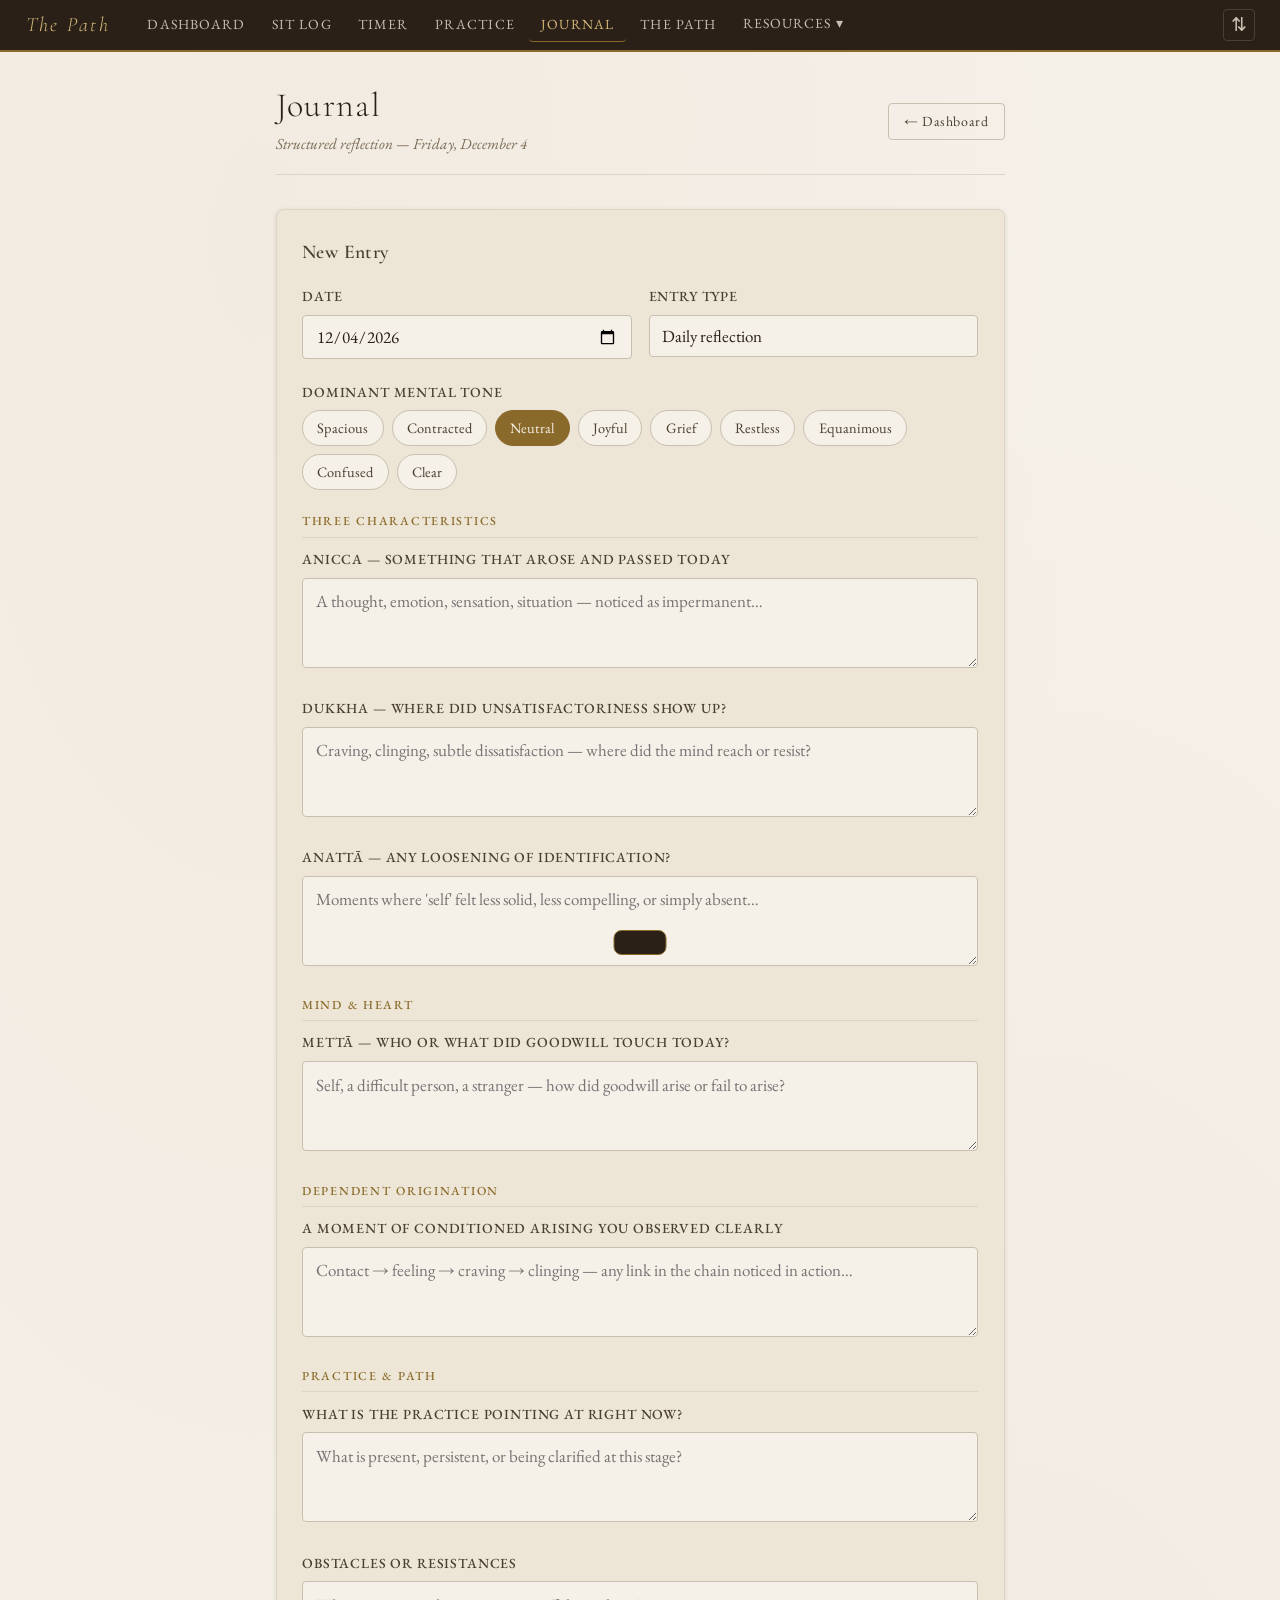
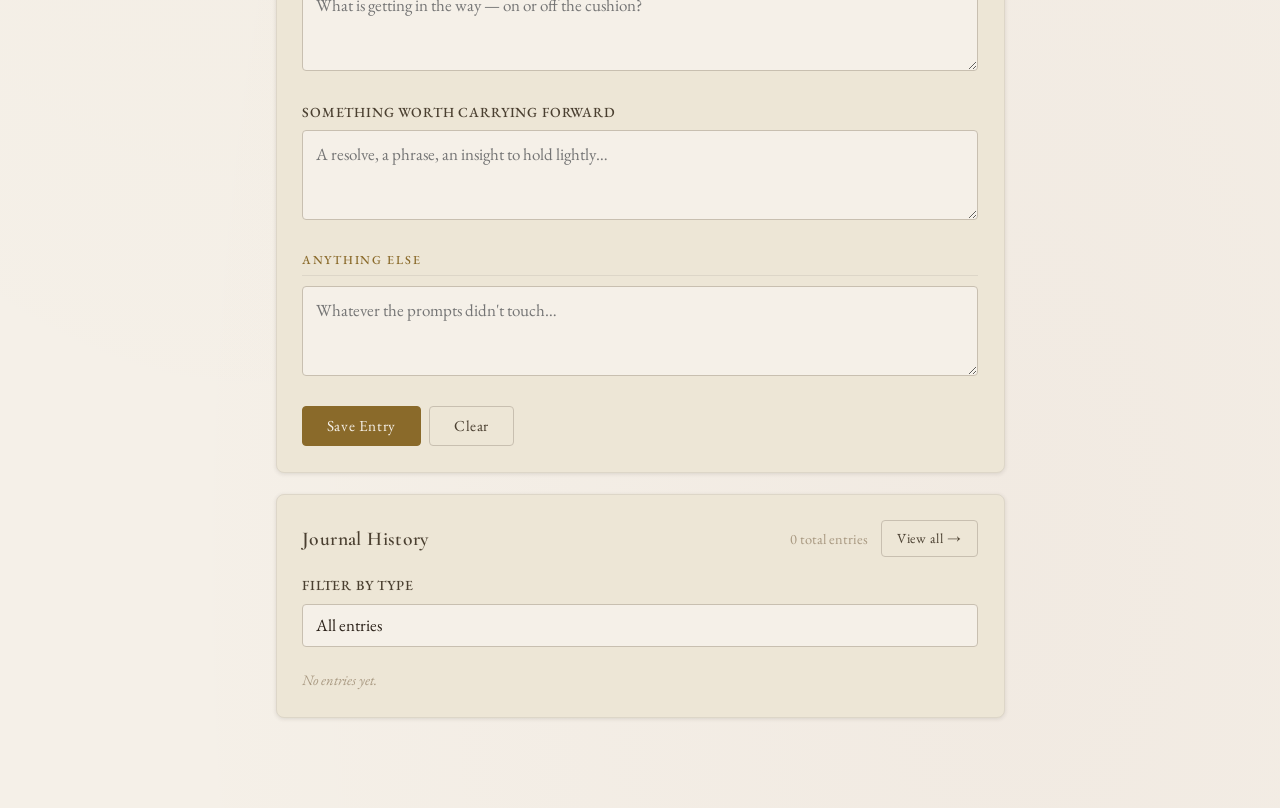
<file: journal.html>
<!DOCTYPE html>
<html lang="en">
<head>
<meta charset="UTF-8"/>
<meta name="viewport" content="width=device-width,initial-scale=1.0"/>
<title>The Path — Journal</title>
<link rel="stylesheet" href="style.css"/>

<link rel="manifest" href="manifest.json"/>
<meta name="theme-color" content="#8a6a2a"/>
<meta name="apple-mobile-web-app-capable" content="yes"/>
<meta name="apple-mobile-web-app-status-bar-style" content="default"/>
<link rel="apple-touch-icon" href="icon-192.png"/>
</head>
<body>
<div id="nav-mount"></div>
<div class="page-wrap">

  <div class="page-header">
    <div class="flex-between">
      <div>
        <div class="page-title">Journal</div>
        <div class="page-subtitle">Structured reflection — <span id="today-label"></span></div>
      </div>
      <a href="index.html" class="btn btn-outline btn-sm">← Dashboard</a>
    </div>
  </div>

  <div class="card">
    <div class="card-title">New Entry</div>

    <div class="two-col">
      <div class="field">
        <label>Date</label>
        <input type="date" id="j-date"/>
      </div>
      <div class="field">
        <label>Entry type</label>
        <select id="j-type" onchange="switchType()">
          <option value="Daily reflection">Daily reflection</option>
          <option value="Post-sit">Post-sit reflection</option>
          <option value="Insight">Insight / breakthrough</option>
          <option value="Difficulty">Difficulty / dark night</option>
          <option value="Gratitude">Gratitude / mettā</option>
          <option value="Dream">Dream / hypnagogic</option>
          <option value="Study">Study reflection</option>
          <option value="Free entry">Free entry</option>
        </select>
      </div>
    </div>

    <!-- Tone pills — shown on all types except Dream and Free -->
    <div id="tone-wrap" class="field">
      <label>Dominant mental tone</label>
      <div class="pill-group" id="tone-pills">
        <div class="pill" data-val="Spacious">Spacious</div>
        <div class="pill" data-val="Contracted">Contracted</div>
        <div class="pill active" data-val="Neutral">Neutral</div>
        <div class="pill" data-val="Joyful">Joyful</div>
        <div class="pill" data-val="Grief">Grief</div>
        <div class="pill" data-val="Restless">Restless</div>
        <div class="pill" data-val="Equanimous">Equanimous</div>
        <div class="pill" data-val="Confused">Confused</div>
        <div class="pill" data-val="Clear">Clear</div>
      </div>
    </div>

    <!-- ══ DAILY REFLECTION ══════════════════════════════════ -->
    <div class="entry-section active" id="section-Daily reflection">
      <div class="section-label">Three Characteristics</div>
      <div class="field">
        <label>Anicca — Something that arose and passed today</label>
        <textarea id="j-anicca" rows="2" placeholder="A thought, emotion, sensation, situation — noticed as impermanent…"></textarea>
      </div>
      <div class="field">
        <label>Dukkha — Where did unsatisfactoriness show up?</label>
        <textarea id="j-dukkha" rows="2" placeholder="Craving, clinging, subtle dissatisfaction — where did the mind reach or resist?"></textarea>
      </div>
      <div class="field">
        <label>Anattā — Any loosening of identification?</label>
        <textarea id="j-anatta" rows="2" placeholder="Moments where 'self' felt less solid, less compelling, or simply absent…"></textarea>
      </div>
      <div class="section-label mt-2">Mind & Heart</div>
      <div class="field">
        <label>Mettā — Who or what did goodwill touch today?</label>
        <textarea id="j-metta" rows="2" placeholder="Self, a difficult person, a stranger — how did goodwill arise or fail to arise?"></textarea>
      </div>
      <div class="section-label mt-2">Dependent Origination</div>
      <div class="field">
        <label>A moment of conditioned arising you observed clearly</label>
        <textarea id="j-do" rows="2" placeholder="Contact → feeling → craving → clinging — any link in the chain noticed in action…"></textarea>
      </div>
      <div class="section-label mt-2">Practice & Path</div>
      <div class="field">
        <label>What is the practice pointing at right now?</label>
        <textarea id="j-path" rows="2" placeholder="What is present, persistent, or being clarified at this stage?"></textarea>
      </div>
      <div class="field">
        <label>Obstacles or resistances</label>
        <textarea id="j-obstacles" rows="2" placeholder="What is getting in the way — on or off the cushion?"></textarea>
      </div>
      <div class="field">
        <label>Something worth carrying forward</label>
        <textarea id="j-forward" rows="2" placeholder="A resolve, a phrase, an insight to hold lightly…"></textarea>
      </div>
    </div>

    <!-- ══ POST-SIT ══════════════════════════════════════════ -->
    <div class="entry-section" id="section-Post-sit" style="display:none">
      <div class="section-label">Link a Sit <span class="faint" style="font-weight:normal;text-transform:none;letter-spacing:0">(optional)</span></div>
      <div class="field">
        <label>Select a sit to link to this reflection</label>
        <select id="sit-link-select" onchange="onSitLinkChange()">
          <option value="">No linked sit</option>
        </select>
      </div>
      <div id="sit-link-preview" style="display:none" class="notice small mb-2"></div>
      <div id="sit-prepopulate-wrap" style="display:none" class="mb-2">
        <button class="btn btn-outline btn-sm" onclick="prepopulateFromSit()">
          Pre-fill fields from this sit
        </button>
        <span class="small faint" style="margin-left:0.5rem">Optional — overwrites any text already entered below</span>
      </div>
      <div class="section-label">The Session</div>
      <div class="field">
        <label>What arose during the sit?</label>
        <textarea id="ps-arose" rows="3" placeholder="Phenomena, qualities of mind, what was present — describe before interpreting…"></textarea>
      </div>
      <div class="field">
        <label>Where did the mind go when it wandered?</label>
        <textarea id="ps-wander" rows="2" placeholder="Planning, memory, fantasy, aversion — what was the pull?"></textarea>
      </div>
      <div class="field">
        <label>Quality of the object — breath, mettā phrase, other</label>
        <textarea id="ps-object" rows="2" placeholder="Stability, clarity, ease — how was the relationship with the primary object?"></textarea>
      </div>
      <div class="section-label mt-2">Depth & Insight</div>
      <div class="field">
        <label>Any moments of unusual stillness, clarity, or absorption?</label>
        <textarea id="ps-depth" rows="2" placeholder="Duration, quality, what preceded it, what ended it…"></textarea>
      </div>
      <div class="field">
        <label>What did the sit reveal that you're sitting with now?</label>
        <textarea id="ps-reveal" rows="2" placeholder="Not conclusions — what is being shown, opened, or questioned…"></textarea>
      </div>
      <div class="field">
        <label>How did the session end — where did you land?</label>
        <textarea id="ps-end" rows="2" placeholder="Settled, agitated, curious, heavy, clear — what carried over into the day?"></textarea>
      </div>
      <div class="section-label mt-2">Carrying Forward</div>
      <div class="field">
        <label>What does this sit suggest for the next one?</label>
        <textarea id="ps-next" rows="2" placeholder="An adjustment, a question, something to release or lean into…"></textarea>
      </div>
    </div>

    <!-- ══ INSIGHT ════════════════════════════════════════════ -->
    <div class="entry-section" id="section-Insight" style="display:none">
      <div class="section-label">The Insight</div>
      <div class="field">
        <label>What arose — describe the experience precisely</label>
        <textarea id="ins-what" rows="3" placeholder="Phenomenology first. What actually happened in experience — not the interpretation…"></textarea>
      </div>
      <div class="field">
        <label>Context — what preceded it?</label>
        <textarea id="ins-context" rows="2" placeholder="Practice conditions, life conditions, what the mind was doing beforehand…"></textarea>
      </div>
      <div class="field">
        <label>Which characteristic or teaching does it touch?</label>
        <div class="pill-group" id="ins-char-pills">
          <div class="pill" data-val="Anicca">Anicca</div>
          <div class="pill" data-val="Dukkha">Dukkha</div>
          <div class="pill" data-val="Anattā">Anattā</div>
          <div class="pill" data-val="Dependent origination">Dependent origination</div>
          <div class="pill" data-val="Cessation">Cessation / nirodha</div>
          <div class="pill" data-val="Mettā">Mettā / brahmavihāra</div>
          <div class="pill" data-val="Other">Other</div>
        </div>
      </div>
      <div class="field mt-2">
        <label>Confidence — how stable and clear was this?</label>
        <div class="pill-group" id="ins-conf-pills">
          <div class="pill" data-val="Glimpse">Glimpse — arose and passed quickly</div>
          <div class="pill active" data-val="Clear">Clear — sustained and distinct</div>
          <div class="pill" data-val="Repeated">Repeated — has arisen before</div>
          <div class="pill" data-val="Integrated">Integrated — now colors experience generally</div>
        </div>
      </div>
      <div class="field mt-2">
        <label>Has it changed anything — in practice, in view, in daily life?</label>
        <textarea id="ins-change" rows="2" placeholder="What shifted, if anything? Be honest about what has and hasn't changed…"></textarea>
      </div>
      <div class="field">
        <label>Questions it opens</label>
        <textarea id="ins-questions" rows="2" placeholder="What this insight doesn't resolve, or what it points toward next…"></textarea>
      </div>
    </div>

    <!-- ══ DIFFICULTY / DARK NIGHT ════════════════════════════ -->
    <div class="entry-section" id="section-Difficulty" style="display:none">
      <div class="section-label">What Is Present</div>
      <div class="field">
        <label>Describe what is happening — in practice and in life</label>
        <textarea id="dif-what" rows="3" placeholder="What is the texture of the difficulty — dull, sharp, pervasive, intermittent? In sits, between sits, in daily life…"></textarea>
      </div>
      <div class="field">
        <label>How long has this been present?</label>
        <div class="pill-group" id="dif-dur-pills">
          <div class="pill" data-val="Days">Days</div>
          <div class="pill active" data-val="A week">A week</div>
          <div class="pill" data-val="Weeks">Weeks</div>
          <div class="pill" data-val="A month+">A month or more</div>
          <div class="pill" data-val="Ongoing">Ongoing / recurring</div>
        </div>
      </div>
      <div class="field mt-2">
        <label>What hindrance or quality is most prominent?</label>
        <div class="pill-group" id="dif-hind-pills">
          <div class="pill" data-val="Restlessness">Restlessness / anxiety</div>
          <div class="pill" data-val="Dullness">Dullness / torpor</div>
          <div class="pill" data-val="Aversion">Aversion / ill-will</div>
          <div class="pill" data-val="Doubt">Doubt about practice</div>
          <div class="pill" data-val="Fear">Fear / bhaya-ñāṇa</div>
          <div class="pill" data-val="Misery">Misery / ādīnava</div>
          <div class="pill" data-val="Disenchantment">Disenchantment / nibbidā</div>
          <div class="pill" data-val="Unclear">Unclear / diffuse</div>
        </div>
      </div>
      <div class="section-label mt-2">Working With It</div>
      <div class="field">
        <label>How are you meeting this in practice?</label>
        <textarea id="dif-meeting" rows="2" placeholder="Are you turning toward it, noting it, sitting with it, stepping back from it?…"></textarea>
      </div>
      <div class="field">
        <label>What does the Dhamma say about this territory?</label>
        <textarea id="dif-dhamma" rows="2" placeholder="Any teaching, sutta, or teacher that speaks to what you're experiencing…"></textarea>
      </div>
      <div class="field">
        <label>What does this difficulty ask of you?</label>
        <textarea id="dif-asks" rows="2" placeholder="Not what you want it to be — what does honest attention reveal it requires?"></textarea>
      </div>
    </div>

    <!-- ══ GRATITUDE / METTĀ ══════════════════════════════════ -->
    <div class="entry-section" id="section-Gratitude" style="display:none">
      <div class="section-label">Goodwill & Gratitude</div>
      <div class="field">
        <label>Who or what is receiving goodwill today?</label>
        <textarea id="grat-who" rows="2" placeholder="Self, a person close to you, a neutral person, a difficult person, all beings…"></textarea>
      </div>
      <div class="field">
        <label>How did mettā arise — or fail to arise?</label>
        <textarea id="grat-arise" rows="2" placeholder="The quality of goodwill — warm, forced, dry, spontaneous, restricted…"></textarea>
      </div>
      <div class="field">
        <label>What are you genuinely grateful for today?</label>
        <textarea id="grat-grateful" rows="2" placeholder="Specific, concrete — not a list, but what actually landed with gratitude…"></textarea>
      </div>
      <div class="field">
        <label>Any brahmavihāra quality present — muditā, karuṇā, upekkhā?</label>
        <div class="pill-group" id="grat-brahma-pills">
          <div class="pill" data-val="Mettā">Mettā (goodwill)</div>
          <div class="pill" data-val="Karuṇā">Karuṇā (compassion)</div>
          <div class="pill" data-val="Muditā">Muditā (appreciative joy)</div>
          <div class="pill" data-val="Upekkhā">Upekkhā (equanimity)</div>
          <div class="pill" data-val="Mixed">Mixed</div>
        </div>
      </div>
      <div class="field mt-2">
        <label>Where does goodwill meet resistance?</label>
        <textarea id="grat-resist" rows="2" placeholder="Who or what is hard to wish well — and what does that show?"></textarea>
      </div>
    </div>

    <!-- ══ DREAM / HYPNAGOGIC ═════════════════════════════════ -->
    <div class="entry-section" id="section-Dream" style="display:none">
      <div class="section-label">The Experience</div>
      <div class="field">
        <label>Type</label>
        <div class="pill-group" id="dream-type-pills">
          <div class="pill active" data-val="Hypnagogic">Hypnagogic (arising during sit)</div>
          <div class="pill" data-val="Pre-sleep">Pre-sleep imagery</div>
          <div class="pill" data-val="Dream">Ordinary dream</div>
          <div class="pill" data-val="Lucid">Lucid dream</div>
          <div class="pill" data-val="Lucid with practice">Lucid with practice element</div>
        </div>
      </div>
      <div class="field mt-2">
        <label>Describe the imagery or narrative</label>
        <textarea id="dream-desc" rows="4" placeholder="As precisely as possible — colors, movement, figures, setting, narrative arc if any…"></textarea>
      </div>
      <div class="field">
        <label>Emotional quality</label>
        <textarea id="dream-emotion" rows="2" placeholder="Fear, wonder, peace, confusion, joy — what was the felt sense throughout?"></textarea>
      </div>
      <div class="field">
        <label>Clarity / lucidity level <span class="faint">(1 = dreamlike fog, 5 = crystal clear)</span></label>
        <div class="range-wrap">
          <input type="range" id="dream-clarity" min="1" max="5" step="1" value="3"
                 oninput="document.getElementById('dream-clarity-val').textContent=this.value"/>
          <span class="range-val" id="dream-clarity-val">3</span>
        </div>
      </div>
      <div class="section-label mt-2">Reflection</div>
      <div class="field">
        <label>Any Dhamma resonance — teaching, characteristic, or practice element?</label>
        <textarea id="dream-dhamma" rows="2" placeholder="Anicca, dissolution, a figure, a landscape — what speaks to the practice?"></textarea>
      </div>
      <div class="field">
        <label>Context — what practice or life conditions preceded this?</label>
        <textarea id="dream-context" rows="2" placeholder="Sit quality that day, emotional state before sleep, what was on the mind…"></textarea>
      </div>
    </div>

    <!-- ══ STUDY REFLECTION ══════════════════════════════════ -->
    <div class="entry-section" id="section-Study" style="display:none">
      <div class="section-label">The Material</div>
      <div class="field">
        <label>What did you study?</label>
        <textarea id="study-what" rows="2" placeholder="Sutta, commentary, teacher, text — be specific (chapter, talk title, passage)…"></textarea>
      </div>
      <div class="field">
        <label>The key idea or passage</label>
        <textarea id="study-key" rows="3" placeholder="What stood out — a teaching, a line, a framing that arrested attention…"></textarea>
      </div>
      <div class="section-label mt-2">Reflection</div>
      <div class="field">
        <label>How does this land against your practice experience?</label>
        <textarea id="study-practice" rows="2" placeholder="Does it confirm, challenge, or complicate what you know from the cushion?"></textarea>
      </div>
      <div class="field">
        <label>What does it ask you to look at more carefully?</label>
        <textarea id="study-look" rows="2" placeholder="A place in practice, an assumption, a pattern — what does this teaching point toward?"></textarea>
      </div>
      <div class="field">
        <label>Any tension with other teachings or your understanding?</label>
        <textarea id="study-tension" rows="2" placeholder="Contradictions, unresolved questions, areas of genuine uncertainty…"></textarea>
      </div>
      <div class="field">
        <label>What will you carry into practice from this?</label>
        <textarea id="study-carry" rows="2" placeholder="A resolve, an experiment, a question to bring to the cushion…"></textarea>
      </div>
    </div>

    <!-- ══ FREE ENTRY ════════════════════════════════════════ -->
    <div class="entry-section" id="section-Free entry" style="display:none">
      <div class="field">
        <label>Entry</label>
        <textarea id="free-text" rows="8" placeholder="No prompts. Write what needs to be written."></textarea>
      </div>
    </div>

    <!-- Shared: always-visible free space (except Free entry which has its own) -->
    <div id="shared-free-wrap">
      <div class="section-label mt-2">Anything else</div>
      <div class="field">
        <textarea id="j-free" rows="2" placeholder="Whatever the prompts didn't touch…"></textarea>
      </div>
    </div>

    <!-- Sit link — shown on post-sit -->
    <div id="sit-link-wrap" class="field hidden">
      <label>Today's logged sits</label>
      <div id="today-sits-link" class="small faint italic">No sits logged today.</div>
    </div>

    <div class="flex gap-1 mt-2" style="flex-wrap:wrap;">
      <button class="btn btn-gold" onclick="saveEntry()">Save Entry</button>
      <button class="btn btn-outline" onclick="clearForm()">Clear</button>
    </div>
  </div>

  <!-- ── Journal History ────────────────────────────────────── -->
  <div class="card">
    <div class="flex-between mb-2">
      <div class="card-title" style="margin-bottom:0">Journal History</div>
      <div style="display:flex;align-items:center;gap:0.75rem">
        <div class="small faint" id="journal-count"></div>
        <a href="logs.html?tab=journal" class="btn btn-outline btn-sm">View all →</a>
      </div>
    </div>
    <div class="field">
      <label>Filter by type</label>
      <select id="filter-type" onchange="renderHistory()">
        <option value="">All entries</option>
        <option value="Daily reflection">Daily reflection</option>
        <option value="Post-sit">Post-sit</option>
        <option value="Insight">Insight</option>
        <option value="Difficulty">Difficulty</option>
        <option value="Gratitude">Gratitude</option>
        <option value="Dream">Dream</option>
        <option value="Study">Study</option>
        <option value="Free entry">Free entry</option>
      </select>
    </div>
    <div id="journal-history"></div>
  </div>

</div>
<div id="toast"></div>
<script src="data.js"></script>
<script>
document.getElementById('nav-mount').innerHTML = renderNav('journal');
document.getElementById('today-label').textContent =
  new Date().toLocaleDateString('en-US', { weekday:'long', month:'long', day:'numeric' });
document.getElementById('j-date').value = todayStr();

// ── Tone pills ────────────────────────────────────────────────
const tonePills = document.getElementById('tone-pills');
tonePills.querySelectorAll('.pill').forEach(p => {
  p.addEventListener('click', () => {
    tonePills.querySelectorAll('.pill').forEach(pp => pp.classList.remove('active'));
    p.classList.add('active');
  });
});

// ── Multi/single pill groups ──────────────────────────────────
function initSinglePills(id) {
  const c = document.getElementById(id);
  if (!c) return;
  c.querySelectorAll('.pill').forEach(p => {
    p.addEventListener('click', () => {
      c.querySelectorAll('.pill').forEach(pp => pp.classList.remove('active'));
      p.classList.add('active');
    });
  });
}
function initMultiPills(id) {
  const c = document.getElementById(id);
  if (!c) return;
  c.querySelectorAll('.pill').forEach(p => {
    p.addEventListener('click', () => p.classList.toggle('active'));
  });
}

initMultiPills('ins-char-pills');
initSinglePills('ins-conf-pills');
initSinglePills('dif-dur-pills');
initMultiPills('dif-hind-pills');
initMultiPills('grat-brahma-pills');
initSinglePills('dream-type-pills');

function getPillVal(id) {
  const c = document.getElementById(id);
  const a = c ? c.querySelector('.pill.active') : null;
  return a ? a.dataset.val : '';
}
function getPillVals(id) {
  const c = document.getElementById(id);
  return c ? [...c.querySelectorAll('.pill.active')].map(p => p.dataset.val) : [];
}

// ── Type switching ─────────────────────────────────────────────
const ALL_TYPES = ['Daily reflection','Post-sit','Insight','Difficulty','Gratitude','Dream','Study','Free entry'];

// Types where tone pill doesn't make sense
const NO_TONE = ['Dream','Free entry'];
// Types where shared free space doesn't make sense
const NO_SHARED_FREE = ['Free entry'];

function switchType() {
  const type = document.getElementById('j-type').value;

  // Show/hide sections using inline style to avoid any CSS conflicts
  ALL_TYPES.forEach(t => {
    const sec = document.getElementById('section-' + t);
    if (sec) sec.style.display = (t === type) ? 'block' : 'none';
  });

  // Tone visibility
  document.getElementById('tone-wrap').style.display =
    NO_TONE.includes(type) ? 'none' : 'block';

  // Shared free space
  document.getElementById('shared-free-wrap').style.display =
    NO_SHARED_FREE.includes(type) ? 'none' : 'block';

  // Sit link only on post-sit
  const sitWrap = document.getElementById('sit-link-wrap');
  sitWrap.classList.toggle('hidden', type !== 'Post-sit');
}

// ── Sit linking ────────────────────────────────────────────────
function populateSitSelector() {
  const data = loadData();
  const select = document.getElementById('sit-link-select');
  if (!select) return;

  // Get sits from last 7 days
  const _co = new Date(Date.now() - 7*86400000);
  const cutoff = `${_co.getFullYear()}-${String(_co.getMonth()+1).padStart(2,'0')}-${String(_co.getDate()).padStart(2,'0')}`;
  const recentSits = data.sits.filter(s => s.date >= cutoff);

  select.innerHTML = '<option value="">No linked sit</option>';
  recentSits.forEach(s => {
    const opt = document.createElement('option');
    opt.value = s.id;
    const label = `${s.date} · ${s.sessionType||'Sit'} · ${s.duration||'?'}m · Q:${s.quality||'?'}/5 · ${s.samadhi||''}`;
    opt.textContent = label;
    select.appendChild(opt);
  });
}

function onSitLinkChange() {
  const sitId = document.getElementById('sit-link-select').value;
  const preview = document.getElementById('sit-link-preview');
  const prepopWrap = document.getElementById('sit-prepopulate-wrap');

  if (!sitId) {
    preview.style.display = 'none';
    prepopWrap.style.display = 'none';
    return;
  }

  const data = loadData();
  const sit = data.sits.find(s => s.id === sitId);
  if (!sit) return;

  // Build preview
  const parts = [
    `<strong>${sit.date}</strong> · ${sit.sessionType||'Sit'} · ${sit.duration||'?'}min`,
    `Quality: ${sit.quality||'?'}/5 · Samādhi: ${sit.samadhi||'—'}`,
    sit.jhanaFactors && sit.jhanaFactors.length ? `Factors: ${sit.jhanaFactors.join(', ')}` : null,
    sit.hindrances && sit.hindrances.length ? `Hindrances: ${sit.hindrances.join(', ')}` : null,
    sit.nimitta && sit.nimitta !== 'None' ? `Nimitta: ${sit.nimitta}${sit.nimitta_desc ? ' — '+sit.nimitta_desc : ''}` : null,
    sit.prestate ? `Pre-sit state: ${sit.prestate}` : null,
    sit.substances && sit.substances.length && !sit.substances.includes('None') ? `Substances: ${sit.substances.join(', ')}` : null,
  ].filter(Boolean);

  preview.innerHTML = parts.join('<br>');
  preview.style.display = 'block';
  prepopWrap.style.display = 'block';
}

function prepopulateFromSit() {
  const sitId = document.getElementById('sit-link-select').value;
  if (!sitId) return;

  const data = loadData();
  const sit = data.sits.find(s => s.id === sitId);
  if (!sit) return;

  // Pre-fill post-sit journal fields from sit data
  const arose = [
    sit.jhanaFactors && sit.jhanaFactors.length ? `Jhāna factors present: ${sit.jhanaFactors.join(', ')}.` : '',
    sit.nimitta && sit.nimitta !== 'None' ? `Nimitta: ${sit.nimitta}${sit.nimitta_desc ? ' — ' + sit.nimitta_desc : ''}.` : '',
    sit.phenomena_note ? `Phenomena: ${sit.phenomena_note}` : '',
  ].filter(Boolean).join(' ');

  const wander = sit.hindrance_note || '';

  const object = [
    `Samādhi depth: ${sit.samadhi||'—'}.`,
    sit.guided ? `Session: ${sit.guided}.` : '',
  ].filter(Boolean).join(' ');

  const depth = sit.insight_note || '';

  if (arose) document.getElementById('ps-arose').value = arose;
  if (wander) document.getElementById('ps-wander').value = wander;
  if (object) document.getElementById('ps-object').value = object;
  if (depth) document.getElementById('ps-depth').value = depth;

  toast('Fields pre-filled from sit ✓ — edit as needed');
}

function getLinkedSitId() {
  const sel = document.getElementById('sit-link-select');
  return sel ? sel.value : '';
}

function renderSitLink() {
  populateSitSelector();
}

// ── Collect all fields by type ─────────────────────────────────
function collectEntry() {
  const type = document.getElementById('j-type').value;
  const base = {
    date:  document.getElementById('j-date').value || todayStr(),
    type,
    tone:  NO_TONE.includes(type) ? '' : getPillVal('tone-pills'),
    free:  NO_SHARED_FREE.includes(type) ? '' : (document.getElementById('j-free').value.trim())
  };

  const g = id => { const el = document.getElementById(id); return el ? el.value.trim() : ''; };

  if (type === 'Daily reflection') {
    return { ...base, anicca: g('j-anicca'), dukkha: g('j-dukkha'), anatta: g('j-anatta'),
             metta: g('j-metta'), dep_orig: g('j-do'), path_note: g('j-path'),
             obstacles: g('j-obstacles'), forward: g('j-forward') };
  }
  if (type === 'Post-sit') {
    return { ...base, linked_sit_id: getLinkedSitId(),
             ps_arose: g('ps-arose'), ps_wander: g('ps-wander'),
             ps_object: g('ps-object'), ps_depth: g('ps-depth'),
             ps_reveal: g('ps-reveal'), ps_end: g('ps-end'), ps_next: g('ps-next') };
  }
  if (type === 'Insight') {
    return { ...base, ins_what: g('ins-what'), ins_context: g('ins-context'),
             ins_char: getPillVals('ins-char-pills'), ins_conf: getPillVal('ins-conf-pills'),
             ins_change: g('ins-change'), ins_questions: g('ins-questions') };
  }
  if (type === 'Difficulty') {
    return { ...base, dif_what: g('dif-what'), dif_dur: getPillVal('dif-dur-pills'),
             dif_hind: getPillVals('dif-hind-pills'), dif_meeting: g('dif-meeting'),
             dif_dhamma: g('dif-dhamma'), dif_asks: g('dif-asks') };
  }
  if (type === 'Gratitude') {
    return { ...base, grat_who: g('grat-who'), grat_arise: g('grat-arise'),
             grat_grateful: g('grat-grateful'), grat_brahma: getPillVals('grat-brahma-pills'),
             grat_resist: g('grat-resist') };
  }
  if (type === 'Dream') {
    return { ...base, dream_type: getPillVal('dream-type-pills'), dream_desc: g('dream-desc'),
             dream_emotion: g('dream-emotion'),
             dream_clarity: document.getElementById('dream-clarity').value,
             dream_dhamma: g('dream-dhamma'), dream_context: g('dream-context') };
  }
  if (type === 'Study') {
    return { ...base, study_what: g('study-what'), study_key: g('study-key'),
             study_practice: g('study-practice'), study_look: g('study-look'),
             study_tension: g('study-tension'), study_carry: g('study-carry') };
  }
  if (type === 'Free entry') {
    return { ...base, free: g('free-text') };
  }
  return base;
}

// ── Save ───────────────────────────────────────────────────────
function saveEntry() {
  const entry = collectEntry();
  const hasContent = Object.values(entry).some(v =>
    (typeof v === 'string' && v.length > 0 && !['date','type','tone'].includes(v)) ||
    (Array.isArray(v) && v.length > 0)
  );
  // Simpler check
  const textVals = Object.entries(entry)
    .filter(([k]) => !['date','type','tone'].includes(k))
    .map(([,v]) => Array.isArray(v) ? v.join('') : (v||''));
  if (!textVals.some(v => v.length > 0)) { toast('Nothing to save.'); return; }

  const saved = addJournalEntry(entry);

  // Bidirectional link — write journal entry ID back to the sit record
  if (entry.linked_sit_id) {
    const data = loadData();
    const sit = data.sits.find(s => s.id === entry.linked_sit_id);
    if (sit) {
      if (!sit.journal_entries) sit.journal_entries = [];
      sit.journal_entries.push(saved.id);
      saveData(data);
    }
  }

  toast('Entry saved ✓');
  autoSync();
  clearForm();
  renderHistory();
}

// ── Clear ──────────────────────────────────────────────────────
function clearForm() {
  document.getElementById('j-date').value = todayStr();
  document.getElementById('j-type').value = 'Daily reflection';

  // Clear all textareas
  document.querySelectorAll('.entry-section textarea, #j-free, #free-text').forEach(el => el.value = '');

  // Reset range
  const clarity = document.getElementById('dream-clarity');
  if (clarity) { clarity.value = 3; document.getElementById('dream-clarity-val').textContent = '3'; }

  // Reset tone
  tonePills.querySelectorAll('.pill').forEach(p => {
    p.classList.toggle('active', p.dataset.val === 'Neutral');
  });

  // Reset all pill groups to first/default
  [['ins-conf-pills','Clear'],['dif-dur-pills','A week'],['dream-type-pills','Hypnagogic']].forEach(([id,def]) => {
    const c = document.getElementById(id);
    if (c) c.querySelectorAll('.pill').forEach(p => p.classList.toggle('active', p.dataset.val === def));
  });
  ['ins-char-pills','dif-hind-pills','grat-brahma-pills'].forEach(id => {
    const c = document.getElementById(id);
    if (c) c.querySelectorAll('.pill').forEach(p => p.classList.remove('active'));
  });

  // Reset sit selector
  const sitSel = document.getElementById('sit-link-select');
  if (sitSel) sitSel.value = '';
  const preview = document.getElementById('sit-link-preview');
  if (preview) preview.style.display = 'none';
  const prepop = document.getElementById('sit-prepopulate-wrap');
  if (prepop) prepop.style.display = 'none';

  switchType();
}

// ── History rendering ──────────────────────────────────────────
function entryPreview(e) {
  const candidates = [
    e.anicca, e.ps_arose, e.ins_what, e.dif_what, e.grat_grateful,
    e.dream_desc, e.study_key, e.free, e.path_note
  ].filter(Boolean);
  return candidates.length ? candidates[0].substring(0,120) + (candidates[0].length > 120 ? '…' : '') : '';
}

function toggleJournalEntry(id) {
  const el = document.getElementById(id);
  if (!el) return;
  const isHidden = el.style.display === 'none';
  el.style.display = isHidden ? 'block' : 'none';
  // Update the button text
  const btn = el.previousElementSibling?.querySelector('button') ||
              el.parentElement?.querySelector('button');
  if (btn) btn.textContent = isHidden ? '−' : '+';
}

function field(label, val) {
  if (!val || (Array.isArray(val) && !val.length)) return '';
  const text = Array.isArray(val) ? val.join(', ') : val;
  return `<div class="small mb-1"><span class="faint italic">${label}:</span> ${text}</div>`;
}

function buildEntryDetail(e) {
  const type = e.type || '';
  let html = '';

  if (type === 'Daily reflection') {
    html += field('Anicca', e.anicca);
    html += field('Dukkha', e.dukkha);
    html += field('Anattā', e.anatta);
    html += field('Mettā', e.metta);
    html += field('Dependent origination', e.dep_orig);
    html += field('Path', e.path_note);
    html += field('Obstacles', e.obstacles);
    html += field('Carrying forward', e.forward);
  } else if (type === 'Post-sit') {
    if (e.linked_sit_id) html += `<div class="small mb-1"><span class="log-tag" style="background:var(--gold-faint);border-color:var(--gold)">linked sit</span></div>`;
    html += field('What arose', e.ps_arose);
    html += field('Mind wandered to', e.ps_wander);
    html += field('Object quality', e.ps_object);
    html += field('Depth / stillness', e.ps_depth);
    html += field('What it revealed', e.ps_reveal);
    html += field('How it ended', e.ps_end);
    html += field('For next sit', e.ps_next);
  } else if (type === 'Insight') {
    html += field('What arose', e.ins_what);
    html += field('Context', e.ins_context);
    html += field('Characteristic', e.ins_char);
    html += field('Confidence', e.ins_conf);
    html += field('What changed', e.ins_change);
    html += field('Questions opened', e.ins_questions);
  } else if (type === 'Difficulty') {
    html += field('What is present', e.dif_what);
    html += field('Duration', e.dif_dur);
    html += field('Hindrance quality', e.dif_hind);
    html += field('How meeting it', e.dif_meeting);
    html += field('Dhamma context', e.dif_dhamma);
    html += field('What it asks', e.dif_asks);
  } else if (type === 'Gratitude') {
    html += field('Receiving goodwill', e.grat_who);
    html += field('How mettā arose', e.grat_arise);
    html += field('Gratitude for', e.grat_grateful);
    html += field('Brahmavihāra quality', e.grat_brahma);
    html += field('Where goodwill meets resistance', e.grat_resist);
  } else if (type === 'Dream') {
    html += field('Type', e.dream_type);
    html += field('Imagery', e.dream_desc);
    html += field('Emotional quality', e.dream_emotion);
    if (e.dream_clarity) html += field('Clarity', e.dream_clarity + '/5');
    html += field('Dhamma resonance', e.dream_dhamma);
    html += field('Context', e.dream_context);
  } else if (type === 'Study') {
    html += field('What studied', e.study_what);
    html += field('Key idea', e.study_key);
    html += field('Against practice', e.study_practice);
    html += field('Look more carefully at', e.study_look);
    html += field('Tensions', e.study_tension);
    html += field('Carrying forward', e.study_carry);
  } else if (type === 'Free entry') {
    html += field('Entry', e.free);
  }

  // Shared free space
  if (type !== 'Free entry' && e.free) {
    html += field('Additional notes', e.free);
  }

  return html || '<span class="faint small italic">No detail recorded.</span>';
}

function renderHistory() {
  const data = loadData();
  const filterType = document.getElementById('filter-type').value;
  let entries = data.journal.slice(0, 7);
  if (filterType) entries = entries.filter(e => e.type === filterType);

  document.getElementById('journal-count').textContent = data.journal.length + ' total entries';
  const container = document.getElementById('journal-history');

  if (!entries.length) {
    container.innerHTML = '<div class="faint small italic">No entries yet.</div>';
    return;
  }

  container.innerHTML = entries.map((e, idx) => {
    const preview = entryPreview(e);
    const detail = buildEntryDetail(e);
    return `
    <div style="border-bottom:1px solid var(--stone-light);padding:0.9rem 0;">
      <div class="flex-between">
        <div style="flex:1">
          <span class="mono small faint">${e.date}</span>
          <span class="log-tag" style="margin-left:0.6rem">${e.type||'Entry'}</span>
          ${e.tone ? '<span class="small gold" style="margin-left:0.5rem">'+e.tone+'</span>' : ''}
          ${e.ins_conf ? '<span class="small faint" style="margin-left:0.5rem">'+e.ins_conf+'</span>' : ''}
          ${e.dream_type ? '<span class="small faint" style="margin-left:0.5rem">'+e.dream_type+'</span>' : ''}
        </div>
        <button class="btn btn-outline btn-sm" onclick="toggleJournalEntry('je-${e.id||idx}')">+</button>
      </div>
      <div class="small mt-1" style="color:var(--ink-mid)">${preview}</div>
      <div id="je-${e.id||idx}" style="display:none;margin-top:0.75rem;padding-top:0.75rem;border-top:1px solid var(--stone-light);">
        ${detail}
      </div>
    </div>`;
  }).join('');
}

function toast(msg, dur=2500) {
  const t = document.getElementById('toast');
  t.textContent = msg;
  t.classList.add('show');
  setTimeout(() => t.classList.remove('show'), dur);
}

// ── Init ───────────────────────────────────────────────────────
switchType();
renderSitLink();
renderHistory();
</script>
<script>
// Register the service worker (enables install-as-app and offline use)
if ('serviceWorker' in navigator) {
  window.addEventListener('load', () => {
    navigator.serviceWorker.register('service-worker.js').catch(() => {});
  });
}
</script>
</body>
</html>
</file>
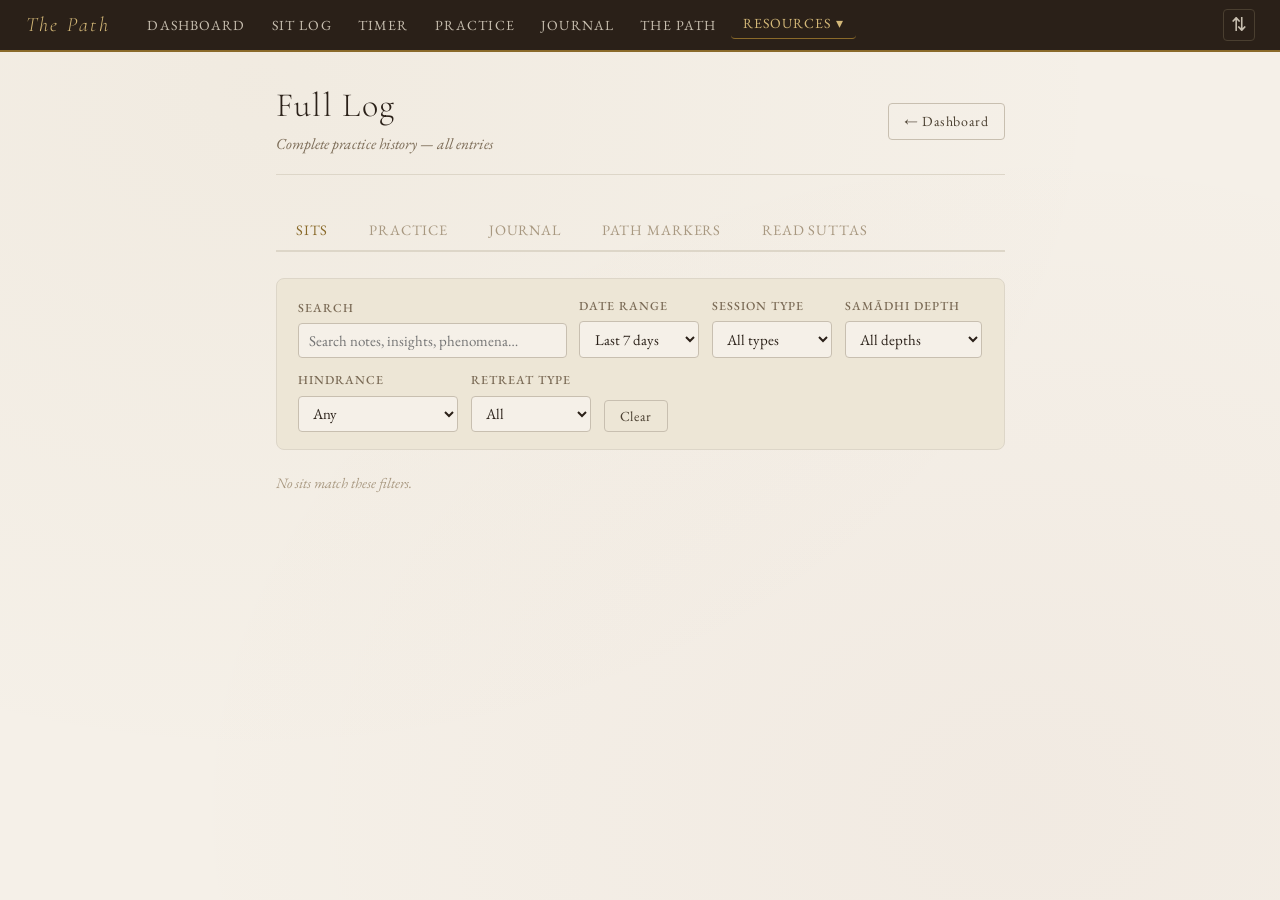
<file: logs.html>
<!DOCTYPE html>
<html lang="en">
<head>
<meta charset="UTF-8"/>
<meta name="viewport" content="width=device-width,initial-scale=1.0"/>
<title>The Path — Full Log</title>
<link rel="stylesheet" href="style.css"/>
<style>
/* ── Tabs ─────────────────────────────────────────────────── */
.tab-bar {
  display: flex;
  gap: 0;
  border-bottom: 2px solid var(--stone-light);
  margin-bottom: 1.5rem;
  overflow-x: auto;
}
.tab-btn {
  padding: 0.65rem 1.2rem;
  font-family: var(--font-body);
  font-size: 0.85rem;
  letter-spacing: 0.06em;
  text-transform: uppercase;
  color: var(--ink-faint);
  background: none;
  border: none;
  border-bottom: 2px solid transparent;
  margin-bottom: -2px;
  cursor: pointer;
  white-space: nowrap;
  transition: color 0.15s, border-color 0.15s;
}
.tab-btn:hover { color: var(--ink-mid); }
.tab-btn.active { color: var(--gold); border-bottom-color: var(--gold); }

.tab-panel { display: none; }
.tab-panel.active { display: block; }

/* ── Filter bar ───────────────────────────────────────────── */
.filter-bar {
  background: var(--paper-dark);
  border: 1px solid var(--stone-light);
  border-radius: var(--radius-lg);
  padding: 1rem 1.25rem;
  margin-bottom: 1.25rem;
}
.filter-row {
  display: flex;
  flex-wrap: wrap;
  gap: 0.75rem;
  align-items: flex-end;
}
.filter-field {
  display: flex;
  flex-direction: column;
  gap: 0.3rem;
  min-width: 120px;
}
.filter-field label {
  font-size: 0.72rem;
  letter-spacing: 0.08em;
  text-transform: uppercase;
  color: var(--ink-light);
  font-weight: 500;
}
.filter-field select,
.filter-field input[type=text] {
  background: var(--paper);
  border: 1px solid var(--stone);
  border-radius: var(--radius);
  padding: 0.4rem 0.6rem;
  font-family: var(--font-body);
  font-size: 0.88rem;
  color: var(--ink);
}
.filter-field select:focus,
.filter-field input:focus {
  outline: none;
  border-color: var(--gold);
}
.search-field {
  flex: 1;
  min-width: 180px;
}
.result-count {
  font-size: 0.8rem;
  color: var(--ink-faint);
  margin-bottom: 0.75rem;
  font-style: italic;
}

/* ── Log entries ──────────────────────────────────────────── */
.log-entry {
  border-bottom: 1px solid var(--stone-light);
  padding: 0.85rem 0;
}
.log-entry:last-child { border-bottom: none; }
.log-entry-header {
  display: flex;
  align-items: baseline;
  gap: 0.75rem;
  margin-bottom: 0.3rem;
}
.log-entry-detail {
  display: none;
  margin-top: 0.65rem;
  padding: 0.75rem;
  background: var(--paper-deep);
  border-radius: var(--radius);
  font-size: 0.88rem;
}
.log-entry.open .log-entry-detail { display: block; }
.detail-row {
  margin-bottom: 0.4rem;
  font-size: 0.88rem;
  line-height: 1.6;
}
.detail-label {
  font-size: 0.7rem;
  letter-spacing: 0.08em;
  text-transform: uppercase;
  color: var(--gold);
  font-weight: 500;
  margin-bottom: 0.2rem;
}
.highlight {
  background: rgba(138,106,42,0.2);
  border-radius: 2px;
  padding: 0 2px;
}

.def-tile { border: 1px solid var(--stone-light); border-radius: var(--radius); margin-bottom: 1rem; overflow: hidden; }
.def-tile-header { display: flex; justify-content: space-between; align-items: center; padding: 0.5rem 0.85rem; background: var(--paper-deep); cursor: pointer; user-select: none; font-size: 0.78rem; letter-spacing: 0.04em; color: var(--ink-light); }
.def-tile-header:hover { background: var(--stone-light); }
.def-tile-arrow { font-size: 0.7rem; color: var(--ink-faint); transition: transform 0.2s; }
.def-tile-body { display: none; padding: 0.85rem 1rem; font-size: 0.88rem; line-height: 1.7; color: var(--ink-mid); border-top: 1px solid var(--stone-light); background: var(--paper); }
.def-tile.open .def-tile-arrow { transform: rotate(180deg); }
.def-tile.open .def-tile-body { display: block; }
.legend-row { display: grid; grid-template-columns: 3.5rem 1fr; gap: 0.5rem 0.75rem; align-items: baseline; }
.legend-uid { font-family: var(--font-mono); font-size: 0.8rem; color: var(--gold); font-weight: 600; }
.legend-name { font-size: 0.88rem; color: var(--ink-mid); }
.legend-group-label { font-size: 0.72rem; text-transform: uppercase; letter-spacing: 0.06em; color: var(--gold); margin: 0.85rem 0 0.4rem; font-weight: 500; }
.legend-group-label:first-child { margin-top: 0; }
</style>
<link rel="manifest" href="manifest.json"/>
<meta name="theme-color" content="#8a6a2a"/>
<meta name="apple-mobile-web-app-capable" content="yes"/>
<meta name="apple-mobile-web-app-status-bar-style" content="default"/>
<link rel="apple-touch-icon" href="icon-192.png"/>
</head>
<body>
<div id="nav-mount"></div>
<div class="page-wrap">

  <div class="page-header">
    <div class="flex-between">
      <div>
        <div class="page-title">Full Log</div>
        <div class="page-subtitle">Complete practice history — all entries</div>
      </div>
      <a href="index.html" class="btn btn-outline btn-sm">← Dashboard</a>
    </div>
  </div>

  <!-- Tab bar -->
  <div class="tab-bar">
    <button class="tab-btn active" onclick="switchTab('sits')">Sits</button>
    <button class="tab-btn" onclick="switchTab('practice')">Practice</button>
    <button class="tab-btn" onclick="switchTab('journal')">Journal</button>
    <button class="tab-btn" onclick="switchTab('path')">Path Markers</button>
    <button class="tab-btn" onclick="switchTab('suttas')">Read Suttas</button>
  </div>

  <!-- ══ SITS TAB ════════════════════════════════════════════ -->
  <div class="tab-panel active" id="tab-sits">
    <div class="filter-bar">
      <div class="filter-row">
        <div class="filter-field search-field">
          <label>Search</label>
          <input type="text" id="sits-search" placeholder="Search notes, insights, phenomena…" oninput="renderSits()"/>
        </div>
        <div class="filter-field">
          <label>Date range</label>
          <select id="sits-range" onchange="renderSits()">
            <option value="7">Last 7 days</option>
            <option value="30">Last 30 days</option>
            <option value="90">Last 90 days</option>
            <option value="0">All time</option>
          </select>
        </div>
        <div class="filter-field">
          <label>Session type</label>
          <select id="sits-type" onchange="renderSits()">
            <option value="">All types</option>
            <option>Ānāpānasati</option>
            <option>Mettā</option>
            <option>Vipassanā</option>
            <option>Body Scan</option>
            <option>Walking</option>
            <option>Mixed</option>
            <option>Other</option>
          </select>
        </div>
        <div class="filter-field">
          <label>Samādhi depth</label>
          <select id="sits-samadhi" onchange="renderSits()">
            <option value="">All depths</option>
            <option>Momentary</option>
            <option>Access</option>
            <option>Threshold jhāna</option>
            <option>First jhāna</option>
            <option>Second jhāna</option>
            <option>Third jhāna</option>
            <option>Fourth jhāna</option>
          </select>
        </div>
        <div class="filter-field">
          <label>Hindrance</label>
          <select id="sits-hindrance" onchange="renderSits()">
            <option value="">Any</option>
            <option value="Kāmacchanda">Kāmacchanda</option>
            <option value="Byāpāda">Byāpāda</option>
            <option value="Thīna-middha">Thīna-middha</option>
            <option value="Uddhacca-kukkucca">Uddhacca-kukkucca</option>
            <option value="Vicikicchā">Vicikicchā</option>
            <option value="none">None logged</option>
          </select>
        </div>
        <div class="filter-field">
          <label>Retreat type</label>
          <select id="sits-retreat" onchange="renderSits()">
            <option value="">All</option>
            <option value="Regular">Regular</option>
            <option value="Extended">Extended</option>
            <option value="Day practice">Day practice</option>
            <option value="Retreat">Retreat</option>
          </select>
        </div>
        <button class="btn btn-outline btn-sm" onclick="clearFilters('sits')">Clear</button>
      </div>
    </div>
    <div class="result-count" id="sits-count"></div>
    <div id="sits-list"></div>
  </div>

  <!-- ══ PRACTICE TAB ════════════════════════════════════════ -->
  <div class="tab-panel" id="tab-practice">
    <div class="filter-bar">
      <div class="filter-row">
        <div class="filter-field search-field">
          <label>Search</label>
          <input type="text" id="practice-search" placeholder="Search notes, reflections…" oninput="renderPractice()"/>
        </div>
        <div class="filter-field">
          <label>Date range</label>
          <select id="practice-range" onchange="renderPractice()">
            <option value="7">Last 7 days</option>
            <option value="30">Last 30 days</option>
            <option value="90">Last 90 days</option>
            <option value="0">All time</option>
          </select>
        </div>
        <div class="filter-field">
          <label>Min practice quality</label>
          <select id="practice-minq" onchange="renderPractice()">
            <option value="0">Any</option>
            <option value="2">2+</option>
            <option value="3">3+</option>
            <option value="4">4+</option>
            <option value="5">5 only</option>
          </select>
        </div>
        <div class="filter-field">
          <label>Min mind quality</label>
          <select id="practice-minmq" onchange="renderPractice()">
            <option value="0">Any</option>
            <option value="2">2+</option>
            <option value="3">3+</option>
            <option value="4">4+</option>
            <option value="5">5 only</option>
          </select>
        </div>
        <button class="btn btn-outline btn-sm" onclick="clearFilters('practice')">Clear</button>
      </div>
    </div>
    <div class="result-count" id="practice-count"></div>
    <div id="practice-list"></div>
  </div>

  <!-- ══ JOURNAL TAB ══════════════════════════════════════════ -->
  <div class="tab-panel" id="tab-journal">
    <div class="filter-bar">
      <div class="filter-row">
        <div class="filter-field search-field">
          <label>Search</label>
          <input type="text" id="journal-search" placeholder="Search journal content…" oninput="renderJournal()"/>
        </div>
        <div class="filter-field">
          <label>Date range</label>
          <select id="journal-range" onchange="renderJournal()">
            <option value="7">Last 7 days</option>
            <option value="30">Last 30 days</option>
            <option value="90">Last 90 days</option>
            <option value="0">All time</option>
          </select>
        </div>
        <div class="filter-field">
          <label>Entry type</label>
          <select id="journal-type" onchange="renderJournal()">
            <option value="">All types</option>
            <option>Daily reflection</option>
            <option>Post-sit</option>
            <option>Insight</option>
            <option>Difficulty</option>
            <option>Gratitude</option>
            <option>Dream</option>
            <option>Study</option>
            <option>Free entry</option>
          </select>
        </div>
        <div class="filter-field">
          <label>Tone</label>
          <select id="journal-tone" onchange="renderJournal()">
            <option value="">Any tone</option>
            <option>Spacious</option>
            <option>Contracted</option>
            <option>Neutral</option>
            <option>Joyful</option>
            <option>Grief</option>
            <option>Restless</option>
            <option>Equanimous</option>
            <option>Confused</option>
            <option>Clear</option>
          </select>
        </div>
        <button class="btn btn-outline btn-sm" onclick="clearFilters('journal')">Clear</button>
      </div>
    </div>
    <div class="result-count" id="journal-count"></div>
    <div id="journal-list"></div>
  </div>

  <!-- ══ PATH MARKERS TAB ════════════════════════════════════ -->
  <div class="tab-panel" id="tab-path">
    <div class="filter-bar">
      <div class="filter-row">
        <div class="filter-field search-field">
          <label>Search</label>
          <input type="text" id="path-search" placeholder="Search marker descriptions…" oninput="renderPathMarkers()"/>
        </div>
        <div class="filter-field">
          <label>Purification</label>
          <select id="path-purif" onchange="renderPathMarkers()">
            <option value="">All</option>
            <option value="Sīla-visuddhi">Sīla (P1)</option>
            <option value="Citta-visuddhi">Citta (P2)</option>
            <option value="Diṭṭhi-visuddhi">Diṭṭhi (P3)</option>
            <option value="Kaṅkhāvitaraṇa-visuddhi">Kaṅkhāvitaraṇa (P4)</option>
            <option value="Paṭipadā-visuddhi">Paṭipadā (P5)</option>
            <option value="Maggāmagga-visuddhi">Maggāmagga (P6)</option>
            <option value="Ñāṇadassana-visuddhi">Ñāṇadassana (P7)</option>
          </select>
        </div>
        <div class="filter-field">
          <label>Status</label>
          <select id="path-status" onchange="renderPathMarkers()">
            <option value="">All</option>
            <option>New</option>
            <option>Stabilizing</option>
            <option>Stable</option>
            <option>Receded</option>
            <option>Update</option>
          </select>
        </div>
        <div class="filter-field">
          <label>Confidence</label>
          <select id="path-confidence" onchange="renderPathMarkers()">
            <option value="">All</option>
            <option>Tentative</option>
            <option>Moderate</option>
            <option>Clear</option>
            <option>Repeated</option>
          </select>
        </div>
        <button class="btn btn-outline btn-sm" onclick="clearFilters('path')">Clear</button>
      </div>
    </div>
    <div class="result-count" id="path-count"></div>
    <div id="path-list"></div>
  </div>


  <!-- ══ READ SUTTAS TAB ══════════════════════════════════ -->
  <div class="tab-panel" id="tab-suttas">
    <div class="filter-bar">
      <div class="filter-row">
        <div class="filter-field search-field">
          <label>Search</label>
          <input type="text" id="suttas-search" placeholder="Search by UID or reflection text…" oninput="renderReadSuttas()"/>
        </div>
        <div class="filter-field">
          <label>Sort</label>
          <select id="suttas-sort" onchange="renderReadSuttas()">
            <option value="collection">Canonical order</option>
            <option value="uid-asc">UID (A→Z)</option>
            <option value="uid-desc">UID (Z→A)</option>
            <option value="added">Order added</option>
            <option value="added-desc">Recently added</option>
          </select>
        </div>
        <button class="btn btn-outline btn-sm" onclick="clearFilters('suttas')">Clear</button>
      </div>
    </div>
    <div class="def-tile" id="def-collections">
      <div class="def-tile-header" onclick="toggleTile('def-collections')">
        <span>Collections legend — what the abbreviations mean</span>
        <span class="def-tile-arrow">▾</span>
      </div>
      <div class="def-tile-body">
      <div class="legend-group-label">The Four Primary Nikāyas</div>
      <div class="legend-row">
        <span class="legend-uid">DN</span><span class="legend-name">Dīgha Nikāya — the long discourses (34 suttas)</span>
        <span class="legend-uid">MN</span><span class="legend-name">Majjhima Nikāya — the middle-length discourses (152)</span>
        <span class="legend-uid">SN</span><span class="legend-name">Saṃyutta Nikāya — connected discourses, grouped by theme (2,889)</span>
        <span class="legend-uid">AN</span><span class="legend-name">Aṅguttara Nikāya — numbered discourses, grouped by count (2,344)</span>
      </div>
      <div class="legend-group-label">Khuddaka Nikāya — the "Minor Collection" (early strata)</div>
      <div class="legend-row">
        <span class="legend-uid">Dhp</span><span class="legend-name">Dhammapada — 423 verses on the path; the most beloved</span>
        <span class="legend-uid">Ud</span><span class="legend-name">Udāna — 80 "inspired utterances" of the Buddha</span>
        <span class="legend-uid">Iti</span><span class="legend-name">Itivuttaka — 112 short "thus it was said" teachings</span>
        <span class="legend-uid">Snp</span><span class="legend-name">Sutta Nipāta — among the oldest texts; includes the Aṭṭhaka &amp; Pārāyana</span>
        <span class="legend-uid">Thag</span><span class="legend-name">Theragāthā — verses of the elder monks</span>
        <span class="legend-uid">Thig</span><span class="legend-name">Therīgāthā — verses of the elder nuns; earliest women&#39;s spiritual poetry</span>
        <span class="legend-uid">Kp</span><span class="legend-name">Khuddakapāṭha — short passages for recitation</span>
      </div>
      <div class="legend-group-label">Khuddaka Nikāya — narrative &amp; later material</div>
      <div class="legend-row">
        <span class="legend-uid">Ja</span><span class="legend-name">Jātaka — past-life stories of the Buddha</span>
        <span class="legend-uid">Vv</span><span class="legend-name">Vimānavatthu — stories of heavenly rebirths</span>
        <span class="legend-uid">Pv</span><span class="legend-name">Petavatthu — stories of ghost (peta) rebirths</span>
        <span class="legend-uid">Paṭis</span><span class="legend-name">Paṭisambhidāmagga — analytical treatise</span>
        <span class="legend-uid">Nett</span><span class="legend-name">Nettippakaraṇa — guide to interpretation</span>
      </div>
      </div>
    </div>
    <div class="result-count" id="suttas-count"></div>
    <div id="suttas-list"></div>
  </div>

</div>
<div id="toast"></div>
<script src="data.js"></script>
<script>
document.getElementById('nav-mount').innerHTML = renderNav('logs');

// ── Tab switching ──────────────────────────────────────────
const TABS = ['sits','practice','journal','path','suttas'];
function switchTab(name) {
  TABS.forEach(t => {
    document.getElementById('tab-' + t).classList.toggle('active', t === name);
    document.querySelectorAll('.tab-btn').forEach((btn, i) => {
      btn.classList.toggle('active', TABS[i] === name);
    });
  });
  // Render the active tab
  if (name === 'sits') renderSits();
  else if (name === 'practice') renderPractice();
  else if (name === 'journal') renderJournal();
  else if (name === 'path') renderPathMarkers();
  else if (name === 'suttas') renderReadSuttas();
}

// ── Utility ────────────────────────────────────────────────
function normSearch(str) {
  return (str || '').toLowerCase()
    .normalize('NFD').replace(/[\u0300-\u036f]/g, '')
    .replace(/[ṭḍṇḷṃṁṅñ]/gi, m => ({ṭ:'t',ḍ:'d',ṇ:'n',ḷ:'l',ṃ:'m',ṁ:'m',ṅ:'n',ñ:'n'}[m.toLowerCase()]||m))
    .replace(/[āīū]/gi, m => ({ā:'a',ī:'i',ū:'u'}[m.toLowerCase()]||m));
}

function highlight(text, query) {
  if (!query || !text) return text || '';
  const q = normSearch(query);
  const t = normSearch(text);
  if (!t.includes(q)) return text;
  // Find position in original text
  let result = '', i = 0, j = 0;
  while (i < text.length) {
    if (normSearch(text.slice(i, i + query.length)) === q) {
      result += '<span class="highlight">' + text.slice(i, i + query.length) + '</span>';
      i += query.length;
    } else {
      result += text[i++];
    }
  }
  return result;
}

function getCutoff(rangeVal) {
  const days = parseInt(rangeVal);
  if (!days) return null;
  const d = new Date(Date.now() - days * 86400000);
  return d.getFullYear() + '-' +
    String(d.getMonth()+1).padStart(2,'0') + '-' +
    String(d.getDate()).padStart(2,'0');
}

function toggleEntry(id) {
  const el = document.getElementById(id);
  if (!el) return;
  el.classList.toggle('open');
  const btn = document.getElementById('btn-' + id);
  if (btn) btn.textContent = el.classList.contains('open') ? '−' : '+';
}

function clearFilters(tab) {
  document.querySelectorAll(`#tab-${tab} select`).forEach(s => s.selectedIndex = 0);
  const search = document.getElementById(tab + '-search');
  if (search) search.value = '';
  if (tab === 'sits') renderSits();
  else if (tab === 'practice') renderPractice();
  else if (tab === 'journal') renderJournal();
  else if (tab === 'path') renderPathMarkers();
  else if (tab === 'suttas') renderReadSuttas();
}

function noResults(container, countEl, msg) {
  container.innerHTML = '<div class="faint small italic">' + msg + '</div>';
  countEl.textContent = '';
}

// ── SITS ───────────────────────────────────────────────────
function renderSits() {
  const data = loadData();
  const container = document.getElementById('sits-list');
  const countEl = document.getElementById('sits-count');

  const query   = document.getElementById('sits-search').value.trim();
  const cutoff  = getCutoff(document.getElementById('sits-range').value);
  const typeF   = document.getElementById('sits-type').value;
  const samF    = document.getElementById('sits-samadhi').value;
  const hindF   = document.getElementById('sits-hindrance').value;
  const retreatF= document.getElementById('sits-retreat').value;

  let sits = data.sits || [];
  if (cutoff) sits = sits.filter(s => s.date >= cutoff);
  if (typeF)  sits = sits.filter(s => s.sessionType === typeF);
  if (samF)   sits = sits.filter(s => s.samadhi === samF);
  if (retreatF) sits = sits.filter(s => (s.retreat || 'Regular') === retreatF);
  if (hindF === 'none') sits = sits.filter(s => !s.hindrances || !s.hindrances.length);
  else if (hindF) sits = sits.filter(s => (s.hindrances||[]).includes(hindF));

  if (query) {
    const q = normSearch(query);
    sits = sits.filter(s => {
      const fields = [s.insight_note, s.phenomena_note, s.hindrance_note,
                      s.nimitta_desc, s.dream_note, s.notes].map(normSearch);
      return fields.some(f => f.includes(q));
    });
  }

  if (!sits.length) { noResults(container, countEl, 'No sits match these filters.'); return; }
  countEl.textContent = sits.length + ' sit' + (sits.length !== 1 ? 's' : '') + ' found';

  container.innerHTML = sits.map((s, i) => {
    const uid = 'sit-' + (s.id || i);
    const stab = s.stability ? 'S:'+s.stability : '';
    const dep  = s.depth ? 'D:'+s.depth : (s.quality ? 'Q:'+s.quality : '');
    return `<div class="log-entry" id="${uid}">
      <div class="log-entry-header">
        <span class="mono small faint">${s.date}</span>
        <span class="small gold">${s.sessionType||'Sit'}</span>
        <span class="small faint">${s.duration||'?'}m</span>
        ${stab ? '<span class="small faint">'+stab+'</span>' : ''}
        ${dep  ? '<span class="small faint">'+dep+'</span>' : ''}
        <span class="small faint">${s.samadhi||''}</span>
        ${s.retreat && s.retreat !== 'Regular' ? '<span class="log-tag">'+s.retreat+'</span>' : ''}
        <button class="btn btn-outline btn-sm" id="btn-${uid}" onclick="toggleEntry('${uid}')">+</button>
      </div>
      ${s.hindrances && s.hindrances.length ? '<div class="small faint" style="margin-bottom:0.2rem">Hindrances: '+s.hindrances.join(', ')+'</div>' : ''}
      <div class="log-entry-detail">
        ${s.timeOfDay ? '<div class="detail-row"><span class="detail-label">Time</span> '+s.timeOfDay+'</div>' : ''}
        ${s.energy ? '<div class="detail-row"><span class="detail-label">Energy</span> '+s.energy+'/5</div>' : ''}
        ${s.prestate ? '<div class="detail-row"><span class="detail-label">Pre-sit state</span> '+s.prestate+'</div>' : ''}
        ${s.guided ? '<div class="detail-row"><span class="detail-label">Guided</span> '+s.guided+'</div>' : ''}
        ${s.jhanaFactors && s.jhanaFactors.length ? '<div class="detail-row"><span class="detail-label">Jhāna factors</span> '+s.jhanaFactors.join(', ')+'</div>' : ''}
        ${s.nimitta && s.nimitta !== 'None' ? '<div class="detail-row"><span class="detail-label">Nimitta</span> '+s.nimitta+(s.nimitta_desc?' — '+highlight(s.nimitta_desc,query):'')+'</div>' : ''}
        ${s.insights && s.insights.length ? '<div class="detail-row"><span class="detail-label">Insights noted</span> '+s.insights.join(', ')+'</div>' : ''}
        ${s.phenomena_note ? '<div class="detail-row"><span class="detail-label">Phenomena</span> '+highlight(s.phenomena_note,query)+'</div>' : ''}
        ${s.insight_note ? '<div class="detail-row"><span class="detail-label">Reflections</span> '+highlight(s.insight_note,query)+'</div>' : ''}
        ${s.hindrance_note ? '<div class="detail-row"><span class="detail-label">Hindrance note</span> '+highlight(s.hindrance_note,query)+'</div>' : ''}
        ${s.hypnagogic && s.hypnagogic !== 'None' ? '<div class="detail-row"><span class="detail-label">Hypnagogic</span> '+s.hypnagogic+(s.dream_note?' — '+highlight(s.dream_note,query):'')+'</div>' : ''}
        ${s.substances && s.substances.some(x=>x!=='None') ? '<div class="detail-row"><span class="detail-label">Substances</span> '+s.substances.filter(x=>x!=='None').join(', ')+'</div>' : ''}
        ${s.notes ? '<div class="detail-row"><span class="detail-label">Notes</span> '+highlight(s.notes,query)+'</div>' : ''}
      </div>
    </div>`;
  }).join('');
}

// ── PRACTICE ───────────────────────────────────────────────
function renderPractice() {
  const data = loadData();
  const container = document.getElementById('practice-list');
  const countEl = document.getElementById('practice-count');

  const query  = document.getElementById('practice-search').value.trim();
  const cutoff = getCutoff(document.getElementById('practice-range').value);
  const minQ   = parseInt(document.getElementById('practice-minq').value) || 0;
  const minMQ  = parseInt(document.getElementById('practice-minmq').value) || 0;

  let checks = data.dailyChecks || [];
  if (cutoff) checks = checks.filter(c => c.date >= cutoff);
  if (minQ)  checks = checks.filter(c => (c.day_quality||0) >= minQ);
  if (minMQ) checks = checks.filter(c => (c.mind_quality||0) >= minMQ);

  if (query) {
    const q = normSearch(query);
    checks = checks.filter(c => {
      const fields = [c.sila_notes, c.sam_notes, c.re_notes, c.int_notes,
                      c.study_notes, c.kaya_notes, c.intention_tomorrow].map(normSearch);
      return fields.some(f => f.includes(q));
    });
  }

  if (!checks.length) { noResults(container, countEl, 'No practice records match these filters.'); return; }
  countEl.textContent = checks.length + ' record' + (checks.length !== 1 ? 's' : '') + ' found';

  const SAMADHI_LABELS = ['Formal sit','Walking meditation','Body scan','Formal mettā','Mindful eating','Mindfulness at transitions','Mindfulness in speech','Noticed vedanā'];
  const PANNA_LABELS = ['Reflected on anicca','Reflected on dukkha','Reflected on anattā','Observed dependent origination','Read canonical text','Read/listened to teacher','Deliberate reflection','Discussed Dhamma'];
  const KAYA_LABELS = ['Awareness of posture','Breath awareness','Time in nature','Intentional exercise'];

  container.innerHTML = checks.map((c, i) => {
    const uid = 'pr-' + (c.id || i);
    const preceptsOk = (c.precepts||[]).filter(Boolean).length;
    const samOk = (c.samadhi_checks||[]).filter(Boolean).length;
    const pannaOk = (c.panna_checks||[]).filter(Boolean).length;
    const kayaOk = (c.kaya_checks||[]).filter(Boolean).length;
    const total = 5 + (c.samadhi_checks||[]).length + (c.panna_checks||[]).length + (c.kaya_checks||[]).length;
    const done = preceptsOk + samOk + pannaOk + kayaOk;
    const pct = total ? Math.round(done/total*100) : 0;

    const samRows = (c.samadhi_checks||[]).map((v,i) => v ? SAMADHI_LABELS[i]||'' : '').filter(Boolean);
    const pannaRows = (c.panna_checks||[]).map((v,i) => v ? PANNA_LABELS[i]||'' : '').filter(Boolean);
    const kayaRows = (c.kaya_checks||[]).map((v,i) => v ? KAYA_LABELS[i]||'' : '').filter(Boolean);
    const subs = (c.substances||[]).filter(s=>s!=='None').join(', ');

    return `<div class="log-entry" id="${uid}">
      <div class="log-entry-header">
        <span class="mono small faint">${c.date}</span>
        <div class="progress-bar" style="width:80px;display:inline-block;vertical-align:middle;margin:0 0.3rem">
          <div class="progress-fill" style="width:${pct}%"></div>
        </div>
        <span class="small faint">${pct}%</span>
        <span class="small gold">Q:${c.day_quality||'?'}</span>
        ${c.mind_quality ? '<span class="small faint">M:'+c.mind_quality+'</span>' : ''}
        <button class="btn btn-outline btn-sm" id="btn-${uid}" onclick="toggleEntry('${uid}')">+</button>
      </div>
      <div class="log-entry-detail">
        <div class="detail-row"><span class="detail-label">Precepts</span> ${preceptsOk}/5 observed</div>
        ${samRows.length ? '<div class="detail-row"><span class="detail-label">Samādhi</span> '+samRows.join(', ')+'</div>' : ''}
        ${pannaRows.length ? '<div class="detail-row"><span class="detail-label">Paññā</span> '+pannaRows.join(', ')+'</div>' : ''}
        ${kayaRows.length ? '<div class="detail-row"><span class="detail-label">Kāya</span> '+kayaRows.join(', ')+'</div>' : ''}
        ${subs ? '<div class="detail-row"><span class="detail-label">Substances</span> '+subs+(c.subs_effect?' — '+c.subs_effect:'')+'</div>' : ''}
        ${c.sila_notes ? '<div class="detail-row"><span class="detail-label">Sīla notes</span> '+highlight(c.sila_notes,query)+'</div>' : ''}
        ${c.re_notes ? '<div class="detail-row"><span class="detail-label">Right Effort</span> '+highlight(c.re_notes,query)+'</div>' : ''}
        ${c.int_notes ? '<div class="detail-row"><span class="detail-label">Right Intention</span> '+highlight(c.int_notes,query)+'</div>' : ''}
        ${c.sam_notes ? '<div class="detail-row"><span class="detail-label">Samādhi notes</span> '+highlight(c.sam_notes,query)+'</div>' : ''}
        ${c.study_notes ? '<div class="detail-row"><span class="detail-label">Study</span> '+highlight(c.study_notes,query)+'</div>' : ''}
        ${c.kaya_notes ? '<div class="detail-row"><span class="detail-label">Kāya</span> '+highlight(c.kaya_notes,query)+'</div>' : ''}
        ${c.intention_tomorrow ? '<div class="detail-row"><span class="detail-label">Carrying forward</span> '+highlight(c.intention_tomorrow,query)+'</div>' : ''}
      </div>
    </div>`;
  }).join('');
}

// ── JOURNAL ────────────────────────────────────────────────
function renderJournal() {
  const data = loadData();
  const container = document.getElementById('journal-list');
  const countEl = document.getElementById('journal-count');

  const query  = document.getElementById('journal-search').value.trim();
  const cutoff = getCutoff(document.getElementById('journal-range').value);
  const typeF  = document.getElementById('journal-type').value;
  const toneF  = document.getElementById('journal-tone').value;

  let entries = data.journal || [];
  if (cutoff) entries = entries.filter(e => e.date >= cutoff);
  if (typeF)  entries = entries.filter(e => e.type === typeF);
  if (toneF)  entries = entries.filter(e => e.tone === toneF);

  if (query) {
    const q = normSearch(query);
    entries = entries.filter(e => {
      const fields = [e.anicca, e.dukkha, e.anatta, e.metta, e.dep_orig, e.path_note,
                      e.obstacles, e.forward, e.free, e.ps_arose, e.ps_reveal, e.ps_end,
                      e.ins_what, e.ins_context, e.ins_change, e.dif_what, e.dif_dhamma,
                      e.grat_grateful, e.dream_desc, e.study_key, e.study_carry].map(normSearch);
      return fields.some(f => f.includes(q));
    });
  }

  if (!entries.length) { noResults(container, countEl, 'No journal entries match these filters.'); return; }
  countEl.textContent = entries.length + ' entr' + (entries.length !== 1 ? 'ies' : 'y') + ' found';

  container.innerHTML = entries.map((e, i) => {
    const uid = 'je-' + (e.id || i);

    // Build a preview from the most relevant field
    const preview = [e.anicca, e.ps_arose, e.ins_what, e.dif_what, e.grat_grateful,
                     e.dream_desc, e.study_key, e.free, e.path_note]
      .find(f => f && f.trim()) || '';

    // Build full detail based on type
    const type = e.type || 'Entry';
    let detail = '';
    if (type === 'Daily reflection') {
      detail = [
        e.anicca ? '<div class="detail-row"><span class="detail-label">Anicca</span> '+highlight(e.anicca,query)+'</div>' : '',
        e.dukkha ? '<div class="detail-row"><span class="detail-label">Dukkha</span> '+highlight(e.dukkha,query)+'</div>' : '',
        e.anatta ? '<div class="detail-row"><span class="detail-label">Anattā</span> '+highlight(e.anatta,query)+'</div>' : '',
        e.metta ? '<div class="detail-row"><span class="detail-label">Mettā</span> '+highlight(e.metta,query)+'</div>' : '',
        e.dep_orig ? '<div class="detail-row"><span class="detail-label">Dependent origination</span> '+highlight(e.dep_orig,query)+'</div>' : '',
        e.path_note ? '<div class="detail-row"><span class="detail-label">Path</span> '+highlight(e.path_note,query)+'</div>' : '',
        e.obstacles ? '<div class="detail-row"><span class="detail-label">Obstacles</span> '+highlight(e.obstacles,query)+'</div>' : '',
        e.forward ? '<div class="detail-row"><span class="detail-label">Carrying forward</span> '+highlight(e.forward,query)+'</div>' : '',
      ].filter(Boolean).join('');
    } else if (type === 'Post-sit') {
      detail = [
        e.ps_arose ? '<div class="detail-row"><span class="detail-label">What arose</span> '+highlight(e.ps_arose,query)+'</div>' : '',
        e.ps_wander ? '<div class="detail-row"><span class="detail-label">Mind wandered to</span> '+highlight(e.ps_wander,query)+'</div>' : '',
        e.ps_depth ? '<div class="detail-row"><span class="detail-label">Depth</span> '+highlight(e.ps_depth,query)+'</div>' : '',
        e.ps_reveal ? '<div class="detail-row"><span class="detail-label">Revealed</span> '+highlight(e.ps_reveal,query)+'</div>' : '',
        e.ps_end ? '<div class="detail-row"><span class="detail-label">How it ended</span> '+highlight(e.ps_end,query)+'</div>' : '',
        e.ps_next ? '<div class="detail-row"><span class="detail-label">For next sit</span> '+highlight(e.ps_next,query)+'</div>' : '',
      ].filter(Boolean).join('');
    } else if (type === 'Insight') {
      detail = [
        e.ins_what ? '<div class="detail-row"><span class="detail-label">What arose</span> '+highlight(e.ins_what,query)+'</div>' : '',
        e.ins_context ? '<div class="detail-row"><span class="detail-label">Context</span> '+highlight(e.ins_context,query)+'</div>' : '',
        e.ins_conf ? '<div class="detail-row"><span class="detail-label">Confidence</span> '+e.ins_conf+'</div>' : '',
        e.ins_change ? '<div class="detail-row"><span class="detail-label">What changed</span> '+highlight(e.ins_change,query)+'</div>' : '',
        e.ins_questions ? '<div class="detail-row"><span class="detail-label">Questions</span> '+highlight(e.ins_questions,query)+'</div>' : '',
      ].filter(Boolean).join('');
    } else if (type === 'Difficulty') {
      detail = [
        e.dif_what ? '<div class="detail-row"><span class="detail-label">What is present</span> '+highlight(e.dif_what,query)+'</div>' : '',
        e.dif_dur ? '<div class="detail-row"><span class="detail-label">Duration</span> '+e.dif_dur+'</div>' : '',
        e.dif_meeting ? '<div class="detail-row"><span class="detail-label">How meeting it</span> '+highlight(e.dif_meeting,query)+'</div>' : '',
        e.dif_dhamma ? '<div class="detail-row"><span class="detail-label">Dhamma context</span> '+highlight(e.dif_dhamma,query)+'</div>' : '',
        e.dif_asks ? '<div class="detail-row"><span class="detail-label">What it asks</span> '+highlight(e.dif_asks,query)+'</div>' : '',
      ].filter(Boolean).join('');
    } else if (type === 'Dream') {
      detail = [
        e.dream_type ? '<div class="detail-row"><span class="detail-label">Type</span> '+e.dream_type+'</div>' : '',
        e.dream_desc ? '<div class="detail-row"><span class="detail-label">Imagery</span> '+highlight(e.dream_desc,query)+'</div>' : '',
        e.dream_emotion ? '<div class="detail-row"><span class="detail-label">Emotional quality</span> '+highlight(e.dream_emotion,query)+'</div>' : '',
        e.dream_clarity ? '<div class="detail-row"><span class="detail-label">Clarity</span> '+e.dream_clarity+'/5</div>' : '',
        e.dream_dhamma ? '<div class="detail-row"><span class="detail-label">Dhamma resonance</span> '+highlight(e.dream_dhamma,query)+'</div>' : '',
      ].filter(Boolean).join('');
    } else if (type === 'Study') {
      detail = [
        e.study_what ? '<div class="detail-row"><span class="detail-label">What studied</span> '+highlight(e.study_what,query)+'</div>' : '',
        e.study_key ? '<div class="detail-row"><span class="detail-label">Key idea</span> '+highlight(e.study_key,query)+'</div>' : '',
        e.study_practice ? '<div class="detail-row"><span class="detail-label">Against practice</span> '+highlight(e.study_practice,query)+'</div>' : '',
        e.study_carry ? '<div class="detail-row"><span class="detail-label">Carrying forward</span> '+highlight(e.study_carry,query)+'</div>' : '',
      ].filter(Boolean).join('');
    } else {
      detail = e.free ? '<div class="detail-row">'+highlight(e.free,query)+'</div>' : '';
    }
    if (e.free && type !== 'Free entry') detail += e.free ? '<div class="detail-row"><span class="detail-label">Additional</span> '+highlight(e.free,query)+'</div>' : '';

    return `<div class="log-entry" id="${uid}">
      <div class="log-entry-header">
        <span class="mono small faint">${e.date}</span>
        <span class="log-tag">${type}</span>
        ${e.tone ? '<span class="small gold">'+e.tone+'</span>' : ''}
        ${e.ins_conf ? '<span class="small faint">'+e.ins_conf+'</span>' : ''}
        <button class="btn btn-outline btn-sm" id="btn-${uid}" onclick="toggleEntry('${uid}')">+</button>
      </div>
      ${preview ? '<div class="small faint italic" style="margin-top:0.2rem;padding-right:3rem">'+(preview.length>120?preview.slice(0,120)+'…':preview)+'</div>' : ''}
      <div class="log-entry-detail">${detail || '<span class="faint italic">No detail recorded.</span>'}</div>
    </div>`;
  }).join('');
}

// ── PATH MARKERS ───────────────────────────────────────────
function renderPathMarkers() {
  const data = loadData();
  const container = document.getElementById('path-list');
  const countEl = document.getElementById('path-count');

  const query   = document.getElementById('path-search').value.trim();
  const purifF  = document.getElementById('path-purif').value;
  const statusF = document.getElementById('path-status').value;
  const confF   = document.getElementById('path-confidence').value;

  let markers = data.pathMarkers || [];
  if (purifF)  markers = markers.filter(m => m.purification === purifF);
  if (statusF) markers = markers.filter(m => (m.status||'New') === statusF);
  if (confF)   markers = markers.filter(m => m.confidence === confF);

  if (query) {
    const q = normSearch(query);
    markers = markers.filter(m => normSearch(m.description || '').includes(q) ||
                                   normSearch(m.state || '').includes(q));
  }

  if (!markers.length) { noResults(container, countEl, 'No path markers match these filters.'); return; }
  countEl.textContent = markers.length + ' marker' + (markers.length !== 1 ? 's' : '') + ' found';

  container.innerHTML = markers.map((m, i) => {
    const uid = 'pm-' + (m.id || i);
    return `<div class="log-entry" id="${uid}">
      <div class="log-entry-header">
        <span class="mono small faint">${m.date}</span>
        <span class="small gold">${m.state||'—'}</span>
        <span class="log-tag">${m.confidence||''}</span>
        ${m.status && m.status !== 'New' ? '<span class="log-tag" style="border-color:var(--gold-light);color:var(--gold)">'+m.status+'</span>' : ''}
        <button class="btn btn-outline btn-sm" id="btn-${uid}" onclick="toggleEntry('${uid}')">+</button>
      </div>
      ${m.purification ? '<div class="small faint italic" style="margin-top:0.2rem">'+m.purification+'</div>' : ''}
      <div class="log-entry-detail">
        <div class="detail-row">${highlight(m.description||'',query)}</div>
        <div style="display:flex;gap:0.5rem;margin-top:0.6rem">
          <a class="btn btn-outline btn-sm" href="path.html?edit=${m.id}">Edit on Path page</a>
          <button class="btn btn-outline btn-sm" style="color:var(--rust,#8a3a2a);border-color:var(--rust,#8a3a2a)"
                  onclick="removePathMarkerFromLog('${m.id}')">✕ Remove</button>
        </div>
      </div>
    </div>`;
  }).join('');
}

function removePathMarkerFromLog(id) {
  if (!confirm('Remove this path marker? This will also update the purification and insight-knowledge states it set.')) return;
  const data = loadData();
  data.pathMarkers = (data.pathMarkers || []).filter(m => m.id !== id);
  saveData(data);
  if (typeof autoSync === 'function') autoSync();
  renderPathMarkers();
  const t = document.getElementById('toast');
  if (t) { t.textContent = 'Marker removed'; t.classList.add('show'); setTimeout(()=>t.classList.remove('show'),2500); }
}

// ── Read Suttas ────────────────────────────────────────────
function unmarkSutta(uid) {
  const data = loadData();
  const hasReflection = (data.suttaReflections || {})[uid];
  if (hasReflection && !confirm('This sutta has a saved reflection. Remove it too?')) return;
  const set = new Set(data.readSuttas || []);
  set.delete(uid);
  data.readSuttas = [...set];
  if (data.suttaReflections) delete data.suttaReflections[uid];
  saveData(data);
  if (typeof autoSync === 'function') autoSync();
  renderReadSuttas();
  const t = document.getElementById('toast');
  if (t) { t.textContent = uid.toUpperCase() + ' removed'; t.classList.add('show'); setTimeout(()=>t.classList.remove('show'),2500); }
}

// Canonical collection order for sorting
const NIKAYA_ORDER = { dn:1, mn:2, sn:3, an:4, kn:5, dhp:5, ud:5, iti:5, snp:5, thag:5, thig:5 };

function parseUID(uid) {
  // Split "mn118" → {prefix:'mn', num:118, sub:0}, "sn54.1" → {prefix:'sn', num:54, sub:1}
  const m = uid.match(/^([a-z]+)(\d+)(?:\.(\d+))?/);
  if (!m) return { prefix: uid, num: 0, sub: 0 };
  return { prefix: m[1], num: parseInt(m[2]), sub: parseInt(m[3] || 0) };
}

function collectionName(prefix) {
  const names = {
    dn: 'Dīgha Nikāya', mn: 'Majjhima Nikāya', sn: 'Saṃyutta Nikāya',
    an: 'Aṅguttara Nikāya', kn: 'Khuddaka Nikāya', dhp: 'Dhammapada',
    ud: 'Udāna', iti: 'Itivuttaka', snp: 'Sutta Nipāta',
    thag: 'Theragāthā', thig: 'Therīgāthā'
  };
  return names[prefix] || prefix.toUpperCase();
}

function toggleTile(id) {
  const t = document.getElementById(id);
  if (t) t.classList.toggle('open');
}

function renderReadSuttas() {
  const data = loadData();
  const container = document.getElementById('suttas-list');
  const countEl = document.getElementById('suttas-count');
  const query = (document.getElementById('suttas-search')?.value || '').trim().toLowerCase();
  const sortMode = document.getElementById('suttas-sort')?.value || 'collection';

  let suttas = [...(data.readSuttas || [])];
  const originalOrder = [...(data.readSuttas || [])]; // for "order added"

  if (query) {
    const refl = data.suttaReflections || {};
    suttas = suttas.filter(uid =>
      uid.toLowerCase().includes(query) ||
      (refl[uid] && refl[uid].toLowerCase().includes(query))
    );
  }

  if (!suttas.length) {
    container.innerHTML = '<div class="faint small italic">' +
      (query ? 'No read suttas match.' : 'No suttas marked as read yet. Use the Sutta Search page to read and mark suttas.') +
      '</div>';
    countEl.textContent = '';
    return;
  }

  // Sort
  if (sortMode === 'uid-asc' || sortMode === 'collection') {
    suttas.sort((a, b) => {
      const pa = parseUID(a), pb = parseUID(b);
      if (sortMode === 'collection') {
        const oa = NIKAYA_ORDER[pa.prefix] || 99;
        const ob = NIKAYA_ORDER[pb.prefix] || 99;
        if (oa !== ob) return oa - ob;
      } else {
        if (pa.prefix !== pb.prefix) return pa.prefix.localeCompare(pb.prefix);
      }
      if (pa.num !== pb.num) return pa.num - pb.num;
      return pa.sub - pb.sub;
    });
  } else if (sortMode === 'uid-desc') {
    suttas.sort((a, b) => {
      const pa = parseUID(a), pb = parseUID(b);
      if (pa.prefix !== pb.prefix) return pb.prefix.localeCompare(pa.prefix);
      if (pa.num !== pb.num) return pb.num - pa.num;
      return pb.sub - pa.sub;
    });
  } else if (sortMode === 'added') {
    suttas.sort((a, b) => originalOrder.indexOf(a) - originalOrder.indexOf(b));
  } else if (sortMode === 'added-desc') {
    suttas.sort((a, b) => originalOrder.indexOf(b) - originalOrder.indexOf(a));
  }

  countEl.textContent = suttas.length + ' sutta' + (suttas.length !== 1 ? 's' : '') + ' read';

  // Group by collection when in canonical mode
  let html = '';
  if (sortMode === 'collection') {
    let currentPrefix = null;
    suttas.forEach(uid => {
      const p = parseUID(uid);
      if (p.prefix !== currentPrefix) {
        currentPrefix = p.prefix;
        html += `<div class="section-label" style="font-size:0.72rem;margin:1rem 0 0.4rem;color:var(--gold)"><span style="cursor:pointer;text-decoration:underline;text-decoration-style:dotted" onclick="document.getElementById('def-collections').classList.add('open');document.getElementById('def-collections').scrollIntoView({behavior:'smooth',block:'center'})">${collectionName(p.prefix)}</span></div>`;
      }
      html += suttaRow(uid);
    });
  } else {
    html = suttas.map(suttaRow).join('');
  }

  container.innerHTML = html;
}

function suttaRow(uid) {
  const data = loadData();
  const reflection = (data.suttaReflections || {})[uid];
  return `<div class="log-entry">
    <div class="log-entry-header" style="display:flex;align-items:center;gap:0.75rem;flex-wrap:wrap;">
      <span class="mono small faint" style="min-width:5rem">${uid.toUpperCase()}</span>
      <a href="https://suttacentral.net/${uid}/en/sujato" target="_blank"
         class="small" style="color:var(--gold);text-decoration:underline;text-decoration-style:dotted">
        View on SuttaCentral ↗
      </a>
      <a href="suttas.html" class="small faint">Open in Search</a>
      ${reflection ? '<span class="log-tag" style="border-color:var(--gold);color:var(--gold)">Reflection</span>' : ''}
      <button class="btn btn-outline btn-sm" style="margin-left:auto;color:var(--rust,#8a3a2a);border-color:var(--rust,#8a3a2a)"
              onclick="unmarkSutta('${uid}')">✕ Remove</button>
    </div>
    ${reflection ? '<div class="small" style="margin-top:0.5rem;padding:0.6rem 0.75rem;background:var(--paper-deep);border-left:2px solid var(--gold);border-radius:0 var(--radius) var(--radius) 0;color:var(--ink-mid);line-height:1.6;white-space:pre-wrap">' + reflection.replace(/</g,'&lt;') + '</div>' : ''}
  </div>`;
}

// ── Init — check URL param for tab ────────────────────────
const urlParams = new URLSearchParams(window.location.search);
const initTab = urlParams.get('tab') || 'sits';
switchTab(initTab);
</script>
<script>
// Register the service worker (enables install-as-app and offline use)
if ('serviceWorker' in navigator) {
  window.addEventListener('load', () => {
    navigator.serviceWorker.register('service-worker.js').catch(() => {});
  });
}
</script>
</body>
</html>
</file>
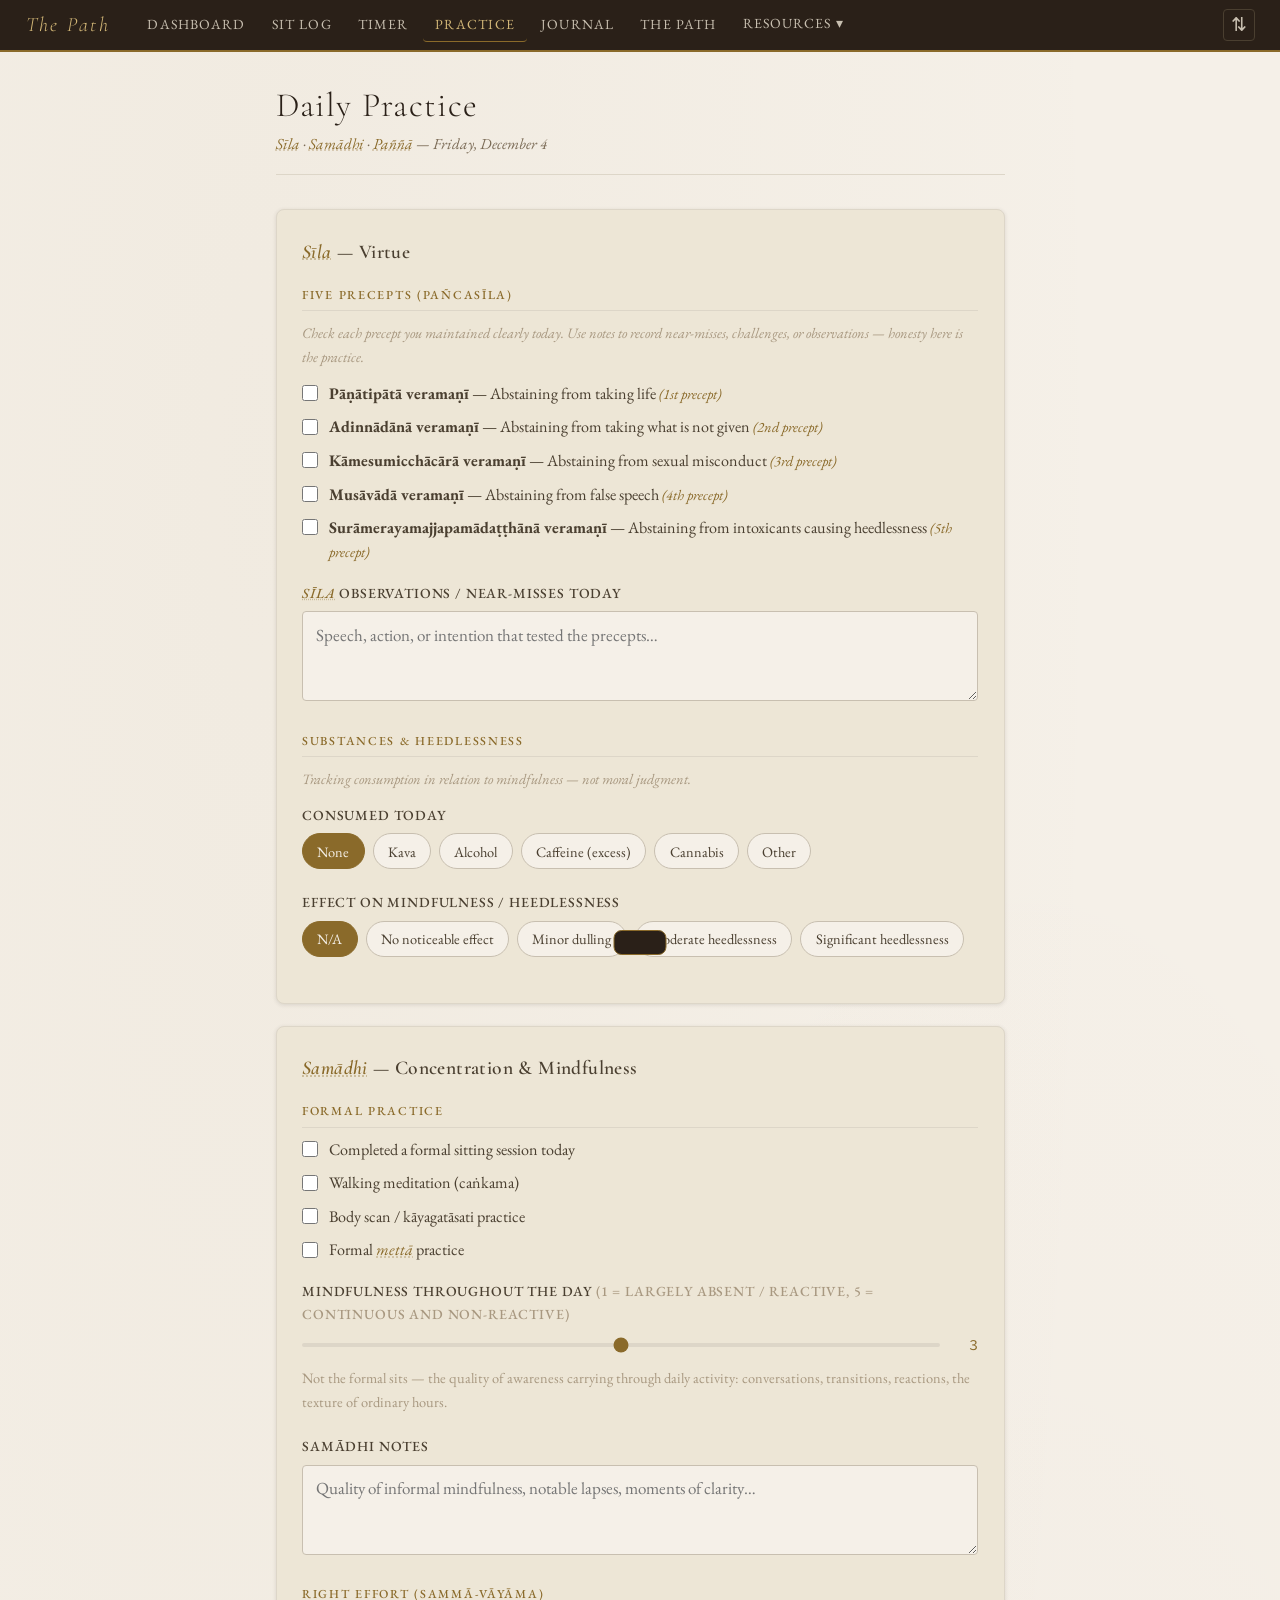
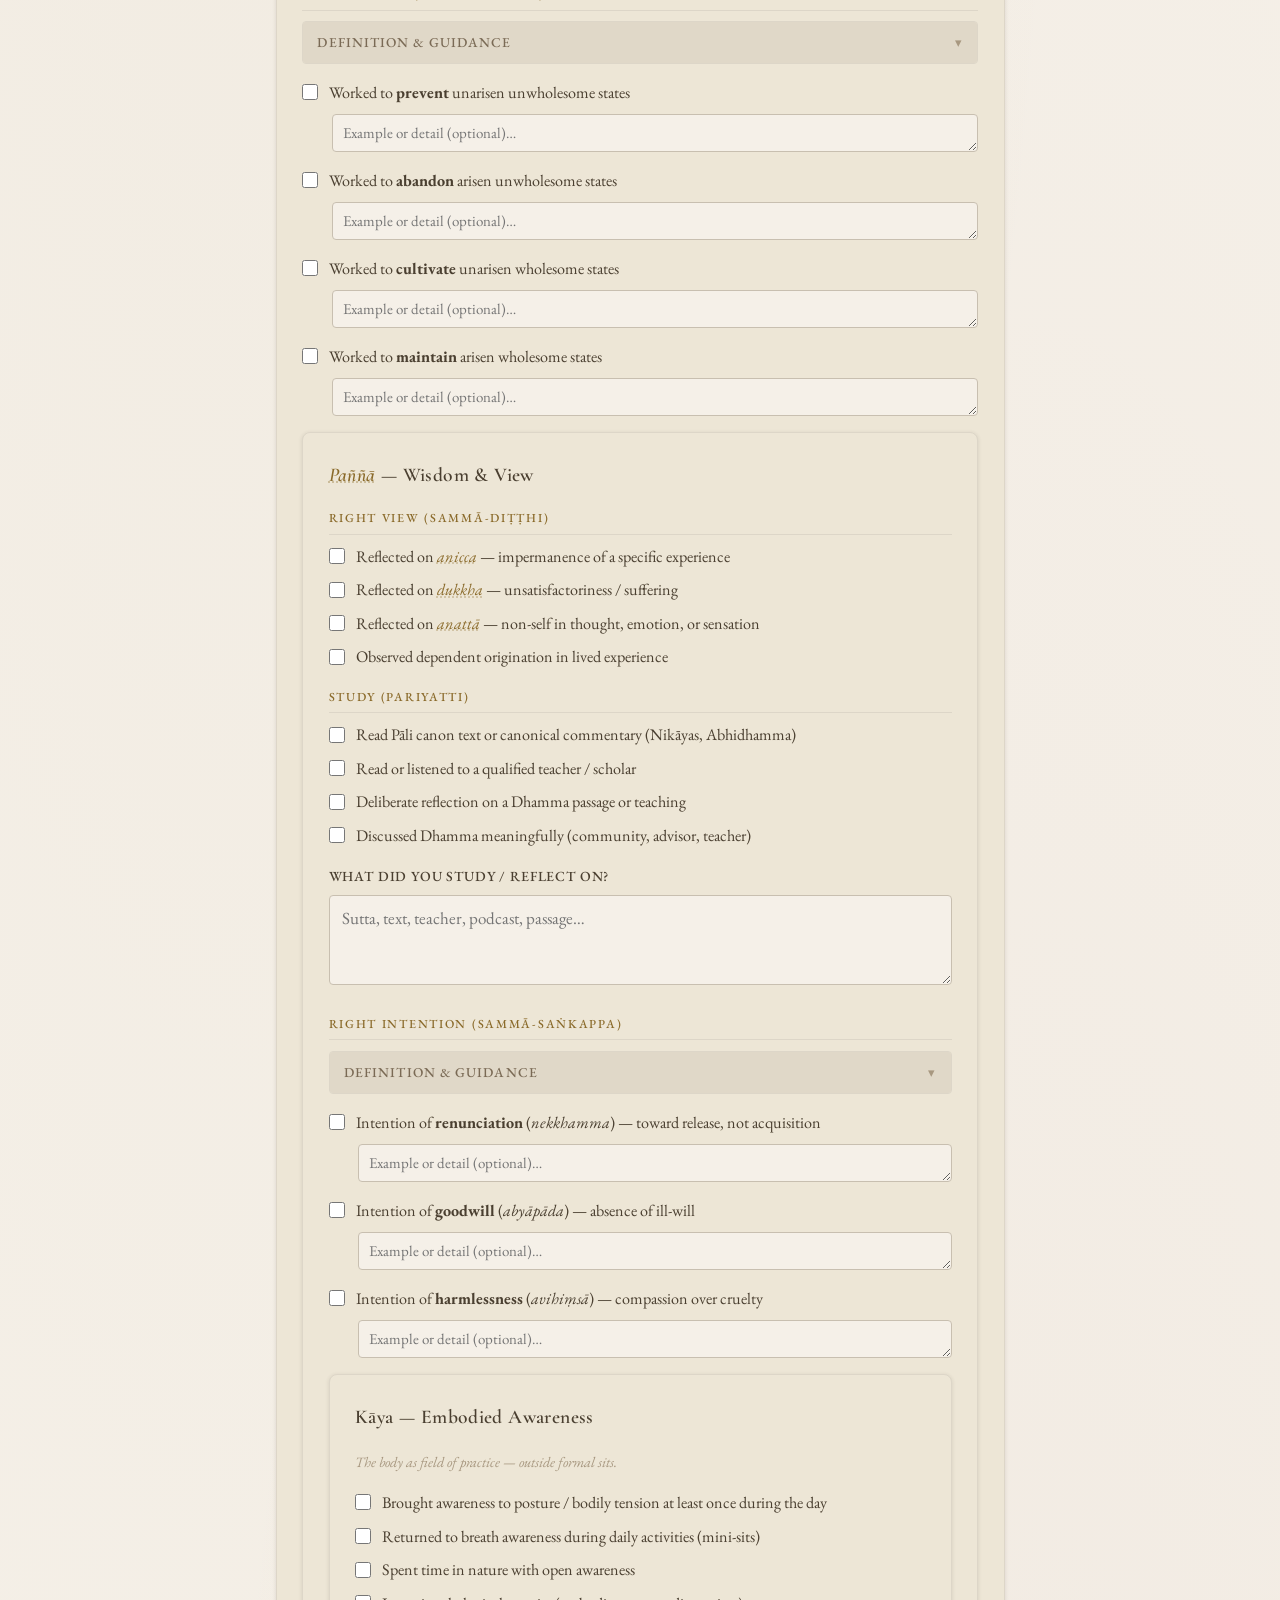
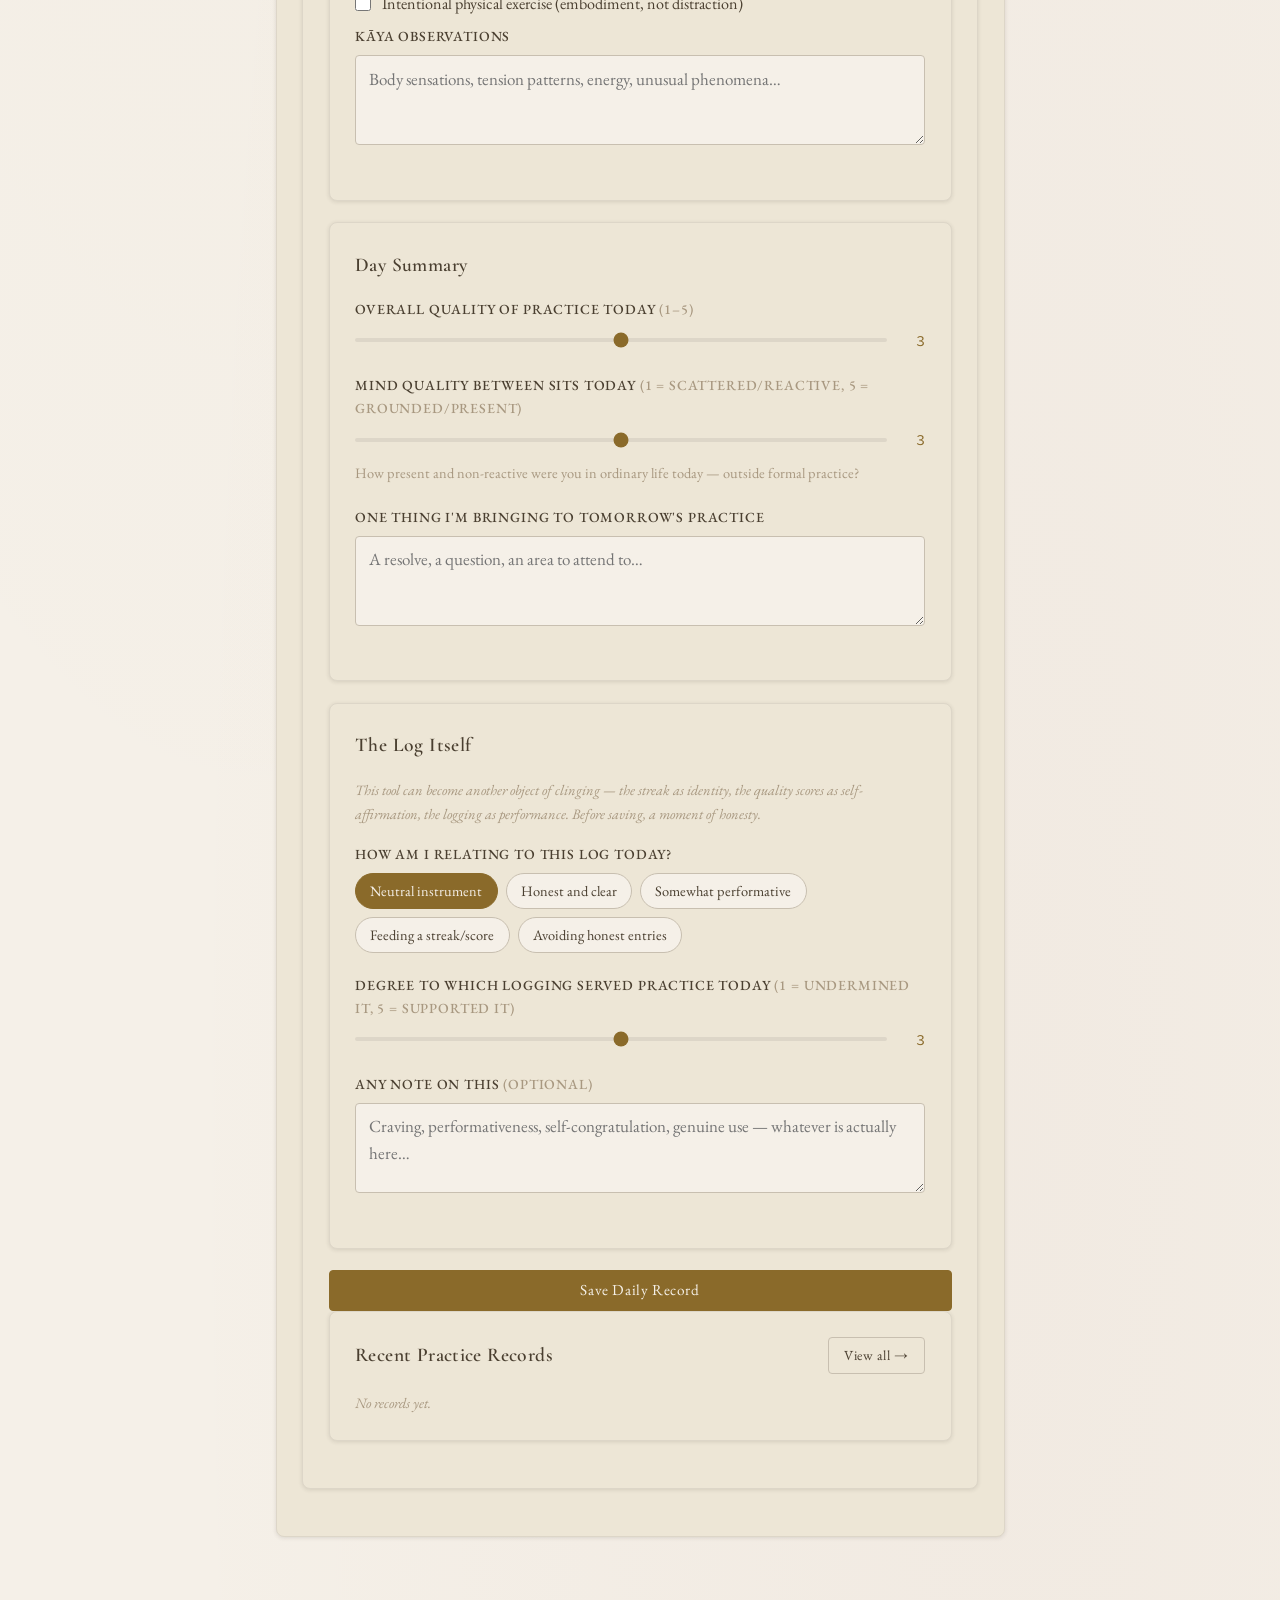
<file: practice.html>
<!DOCTYPE html>
<html lang="en">
<head>
<meta charset="UTF-8"/>
<meta name="viewport" content="width=device-width,initial-scale=1.0"/>
<title>The Path — Daily Practice</title>
<link rel="stylesheet" href="style.css"/>
<style>
/* ── Glossary cross-reference links ──────────────────────── */


/* ── Expandable definition tiles ─────────────────────────── */
.def-tile {
  border: 1px solid var(--stone-light);
  border-radius: var(--radius);
  margin-bottom: 1rem;
  overflow: hidden;
}
.def-tile-header {
  display: flex;
  justify-content: space-between;
  align-items: center;
  padding: 0.55rem 0.85rem;
  background: var(--paper-deep);
  cursor: pointer;
  user-select: none;
  font-size: 0.8rem;
  letter-spacing: 0.06em;
  color: var(--ink-light);
}
.def-tile-header:hover { background: var(--stone-light); }
.def-tile-label { font-weight: 500; text-transform: uppercase; letter-spacing: 0.08em; }
.def-tile-arrow { font-size: 0.75rem; color: var(--ink-faint); transition: transform 0.2s; }
.def-tile-body {
  display: none;
  padding: 0.85rem 1rem;
  font-size: 0.92rem;
  line-height: 1.75;
  color: var(--ink-mid);
  border-top: 1px solid var(--stone-light);
  background: var(--paper);
}
.def-tile-body em { color: var(--gold); font-style: italic; }
.def-tile-body strong { color: var(--ink); font-weight: 600; }
.def-tile.open .def-tile-arrow { transform: rotate(180deg); }
.def-tile.open .def-tile-body { display: block; }

/* ── Sub-textarea indent under checkboxes ────────────────── */
.ml-check {
  margin-left: 1.75rem;
  margin-top: 0.2rem;
  margin-bottom: 0.5rem;
}
.ml-check textarea {
  font-size: 0.88rem;
  padding: 0.35rem 0.6rem;
  min-height: 1.8rem;
}
</style>
<link rel="manifest" href="manifest.json"/>
<meta name="theme-color" content="#8a6a2a"/>
<meta name="apple-mobile-web-app-capable" content="yes"/>
<meta name="apple-mobile-web-app-status-bar-style" content="default"/>
<link rel="apple-touch-icon" href="icon-192.png"/>
</head>
<body>
<div id="nav-mount"></div>
<div class="page-wrap">

  <div class="page-header">
    <div class="page-title">Daily Practice</div>
    <div class="page-subtitle"><a href="glossary.html#sila-visuddhi" class="gloss-ref" title="Sīla">Sīla</a> · <a href="glossary.html#citta-visuddhi" class="gloss-ref" title="Samādhi">Samādhi</a> · <a href="glossary.html#panna" class="gloss-ref" title="Paññā">Paññā</a> — <span id="today-label"></span></div>
  </div>

  <div class="notice" id="existing-notice" style="display:none">
    A record exists for today. Editing will update it.
  </div>

  <!-- ═══ SĪLA — Virtue ══════════════════════════════════════ -->
  <div class="card">
    <div class="card-title"><a href="glossary.html#sila-visuddhi" class="gloss-ref" title="Sīla">Sīla</a> — Virtue</div>

    <div class="section-label">Five Precepts (Pañcasīla)</div>
    <p class="small faint italic mb-2" style="margin-bottom:0.75rem">
      Check each precept you maintained clearly today. Use notes to record near-misses, challenges, or observations — honesty here is the practice.
    </p>

    <div class="check-row">
      <input type="checkbox" id="p1"/>
      <label for="p1">
        <strong>Pāṇātipātā veramaṇī</strong> — Abstaining from taking life
        <span class="pali"> (1st precept)</span>
      </label>
    </div>
    <div class="check-row">
      <input type="checkbox" id="p2"/>
      <label for="p2">
        <strong>Adinnādānā veramaṇī</strong> — Abstaining from taking what is not given
        <span class="pali"> (2nd precept)</span>
      </label>
    </div>
    <div class="check-row">
      <input type="checkbox" id="p3"/>
      <label for="p3">
        <strong>Kāmesumicchācārā veramaṇī</strong> — Abstaining from sexual misconduct
        <span class="pali"> (3rd precept)</span>
      </label>
    </div>
    <div class="check-row">
      <input type="checkbox" id="p4"/>
      <label for="p4">
        <strong>Musāvādā veramaṇī</strong> — Abstaining from false speech
        <span class="pali"> (4th precept)</span>
      </label>
    </div>
    <div class="check-row">
      <input type="checkbox" id="p5"/>
      <label for="p5">
        <strong>Surāmerayamajjapamādaṭṭhānā veramaṇī</strong> — Abstaining from intoxicants causing heedlessness
        <span class="pali"> (5th precept)</span>
      </label>
    </div>

    <div class="field mt-2">
      <label><a href="glossary.html#sila-visuddhi" class="gloss-ref" title="Sīla">Sīla</a> observations / near-misses today</label>
      <textarea id="sila-notes" rows="2" placeholder="Speech, action, or intention that tested the precepts…"></textarea>
    </div>

    <div class="section-label mt-2">Substances & Heedlessness</div>
    <p class="small faint italic" style="margin-bottom:0.75rem">Tracking consumption in relation to mindfulness — not moral judgment.</p>
    <div class="field">
      <label>Consumed today</label>
      <div class="pill-group" id="subs-pills">
        <div class="pill active" data-val="None">None</div>
        <div class="pill" data-val="Kava">Kava</div>
        <div class="pill" data-val="Alcohol">Alcohol</div>
        <div class="pill" data-val="Caffeine">Caffeine (excess)</div>
        <div class="pill" data-val="Cannabis">Cannabis</div>
        <div class="pill" data-val="Other">Other</div>
      </div>
    </div>
    <div class="field">
      <label>Effect on mindfulness / heedlessness</label>
      <div class="pill-group" id="subs-effect-pills">
        <div class="pill active" data-val="N/A">N/A</div>
        <div class="pill" data-val="None">No noticeable effect</div>
        <div class="pill" data-val="Minor">Minor dulling</div>
        <div class="pill" data-val="Moderate">Moderate heedlessness</div>
        <div class="pill" data-val="Significant">Significant heedlessness</div>
      </div>
    </div>
  </div>

  <!-- ═══ SAMĀDHI — Concentration ════════════════════════════ -->
  <div class="card">
    <div class="card-title"><a href="glossary.html#citta-visuddhi" class="gloss-ref" title="Samādhi">Samādhi</a> — Concentration & Mindfulness</div>

    <div class="section-label">Formal Practice</div>
    <div class="check-row">
      <input type="checkbox" id="sam-formal-sit"/>
      <label for="sam-formal-sit">Completed a formal sitting session today</label>
    </div>
    <div class="check-row">
      <input type="checkbox" id="sam-walking"/>
      <label for="sam-walking">Walking meditation (caṅkama)</label>
    </div>
    <div class="check-row">
      <input type="checkbox" id="sam-body-scan"/>
      <label for="sam-body-scan">Body scan / kāyagatāsati practice</label>
    </div>
    <div class="check-row">
      <input type="checkbox" id="sam-metta"/>
      <label for="sam-metta">Formal <a href="glossary.html#metta" class="gloss-ref" title="mettā">mettā</a> practice</label>
    </div>

    <div class="field mt-2">
      <label>Mindfulness throughout the day <span class="faint">(1 = largely absent / reactive, 5 = continuous and non-reactive)</span></label>
      <div class="range-wrap">
        <input type="range" id="daily-mindfulness" min="1" max="5" step="1" value="3"
               oninput="document.getElementById('dm-val').textContent=this.value"/>
        <span class="range-val" id="dm-val">3</span>
      </div>
      <div class="small faint mt-1">Not the formal sits — the quality of awareness carrying through daily activity: conversations, transitions, reactions, the texture of ordinary hours.</div>
    </div>

    <div class="field">
      <label>Samādhi notes</label>
      <textarea id="sam-notes" rows="2" placeholder="Quality of informal mindfulness, notable lapses, moments of clarity…"></textarea>
    </div>

    <div class="section-label mt-2">Right Effort (Sammā-vāyāma)</div>
    <div class="def-tile" id="def-effort">
      <div class="def-tile-header" onclick="toggleTile('def-effort')">
        <span class="def-tile-label">Definition &amp; Guidance</span>
        <span class="def-tile-arrow">▾</span>
      </div>
      <div class="def-tile-body">
        <p style="margin-bottom:0.6rem">
          <em>Sammā-vāyāma</em> — the four great efforts (<em>cattāro sammappadhānā</em>):
          preventing unarisen unwholesome states from arising; abandoning arisen unwholesome states;
          cultivating unarisen wholesome states; maintaining arisen wholesome states.
        </p>
        <p style="margin-bottom:0">
          The operative word in all four is <em><a href="glossary.html#cetana" class="gloss-ref" title="cetanā">cetanā</a></em> — intentional mental engagement with the quality of what is arising. Not willpower applied to behavior but attention applied to the mind's own movements.
        </p>
      </div>
    </div>

    <div class="check-row mt-1">
      <input type="checkbox" id="re-prevent"/>
      <label for="re-prevent">Worked to <strong>prevent</strong> unarisen unwholesome states</label>
    </div>
    <div class="field ml-check">
      <textarea id="re-prevent-notes" rows="1" placeholder="Example or detail (optional)…"></textarea>
    </div>

    <div class="check-row">
      <input type="checkbox" id="re-abandon"/>
      <label for="re-abandon">Worked to <strong>abandon</strong> arisen unwholesome states</label>
    </div>
    <div class="field ml-check">
      <textarea id="re-abandon-notes" rows="1" placeholder="Example or detail (optional)…"></textarea>
    </div>

    <div class="check-row">
      <input type="checkbox" id="re-cultivate"/>
      <label for="re-cultivate">Worked to <strong>cultivate</strong> unarisen wholesome states</label>
    </div>
    <div class="field ml-check">
      <textarea id="re-cultivate-notes" rows="1" placeholder="Example or detail (optional)…"></textarea>
    </div>

    <div class="check-row">
      <input type="checkbox" id="re-maintain"/>
      <label for="re-maintain">Worked to <strong>maintain</strong> arisen wholesome states</label>
    </div>
    <div class="field ml-check">
      <textarea id="re-maintain-notes" rows="1" placeholder="Example or detail (optional)…"></textarea>
    </div>
  <!-- ═══ PAÑÑĀ — Wisdom ══════════════════════════════════════ -->
  <div class="card">
    <div class="card-title"><a href="glossary.html#panna" class="gloss-ref" title="Paññā">Paññā</a> — Wisdom & View</div>

    <div class="section-label">Right View (Sammā-diṭṭhi)</div>
    <div class="check-row">
      <input type="checkbox" id="panna-imperm"/>
      <label for="panna-imperm">Reflected on <a href="glossary.html#anicca" class="gloss-ref" title="anicca">anicca</a> — impermanence of a specific experience</label>
    </div>
    <div class="check-row">
      <input type="checkbox" id="panna-dukkha"/>
      <label for="panna-dukkha">Reflected on <a href="glossary.html#dukkha" class="gloss-ref" title="dukkha">dukkha</a> — unsatisfactoriness / suffering</label>
    </div>
    <div class="check-row">
      <input type="checkbox" id="panna-anatta"/>
      <label for="panna-anatta">Reflected on <a href="glossary.html#anatta" class="gloss-ref" title="anattā">anattā</a> — non-self in thought, emotion, or sensation</label>
    </div>
    <div class="check-row">
      <input type="checkbox" id="panna-do"/>
      <label for="panna-do">Observed dependent origination in lived experience</label>
    </div>

    <div class="section-label mt-2">Study (Pariyatti)</div>
    <div class="check-row">
      <input type="checkbox" id="study-text"/>
      <label for="study-text">Read Pāli canon text or canonical commentary (Nikāyas, Abhidhamma)</label>
    </div>
    <div class="check-row">
      <input type="checkbox" id="study-teacher"/>
      <label for="study-teacher">Read or listened to a qualified teacher / scholar</label>
    </div>
    <div class="check-row">
      <input type="checkbox" id="study-reflect"/>
      <label for="study-reflect">Deliberate reflection on a Dhamma passage or teaching</label>
    </div>
    <div class="check-row">
      <input type="checkbox" id="study-discuss"/>
      <label for="study-discuss">Discussed Dhamma meaningfully (community, advisor, teacher)</label>
    </div>

    <div class="field mt-2">
      <label>What did you study / reflect on?</label>
      <textarea id="study-notes" rows="2" placeholder="Sutta, text, teacher, podcast, passage…"></textarea>
    </div>

    <div class="section-label mt-2">Right Intention (Sammā-saṅkappa)</div>
    <div class="def-tile" id="def-intention">
      <div class="def-tile-header" onclick="toggleTile('def-intention')">
        <span class="def-tile-label">Definition &amp; Guidance</span>
        <span class="def-tile-arrow">▾</span>
      </div>
      <div class="def-tile-body">
        <p style="margin-bottom:0.6rem">
          <em>Sammā-saṅkappa</em> — three qualities of intention: <em><a href="glossary.html#nekkhamma" class="gloss-ref" title="nekkhamma">nekkhamma</a></em> (renunciation — toward release rather than acquisition); <em>abyāpāda</em> (non-ill-will — goodwill rather than aversion); <em>avihiṃsā</em> (harmlessness — compassion rather than cruelty).
        </p>
        <p style="margin-bottom:0">
          These operate beneath action and speech as motivational ground. Wrong intention can accompany technically correct behavior. The question is not what you did but what was driving it.
        </p>
      </div>
    </div>

    <div class="check-row mt-1">
      <input type="checkbox" id="int-renunciation"/>
      <label for="int-renunciation">Intention of <strong>renunciation</strong> (<em>nekkhamma</em>) — toward release, not acquisition</label>
    </div>
    <div class="field ml-check">
      <textarea id="int-renunciation-notes" rows="1" placeholder="Example or detail (optional)…"></textarea>
    </div>

    <div class="check-row">
      <input type="checkbox" id="int-goodwill"/>
      <label for="int-goodwill">Intention of <strong>goodwill</strong> (<em>abyāpāda</em>) — absence of ill-will</label>
    </div>
    <div class="field ml-check">
      <textarea id="int-goodwill-notes" rows="1" placeholder="Example or detail (optional)…"></textarea>
    </div>

    <div class="check-row">
      <input type="checkbox" id="int-harmless"/>
      <label for="int-harmless">Intention of <strong>harmlessness</strong> (<em>avihiṃsā</em>) — compassion over cruelty</label>
    </div>
    <div class="field ml-check">
      <textarea id="int-harmless-notes" rows="1" placeholder="Example or detail (optional)…"></textarea>
    </div>
  <!-- ═══ KĀYA — Embodied Practice ═══════════════════════════ -->
  <div class="card">
    <div class="card-title">Kāya — Embodied Awareness</div>
    <p class="small faint italic mb-2">The body as field of practice — outside formal sits.</p>

    <div class="check-row">
      <input type="checkbox" id="kaya-posture"/>
      <label for="kaya-posture">Brought awareness to posture / bodily tension at least once during the day</label>
    </div>
    <div class="check-row">
      <input type="checkbox" id="kaya-breath"/>
      <label for="kaya-breath">Returned to breath awareness during daily activities (mini-sits)</label>
    </div>
    <div class="check-row">
      <input type="checkbox" id="kaya-nature"/>
      <label for="kaya-nature">Spent time in nature with open awareness</label>
    </div>
    <div class="check-row">
      <input type="checkbox" id="kaya-exercise"/>
      <label for="kaya-exercise">Intentional physical exercise (embodiment, not distraction)</label>
    </div>

    <div class="field">
      <label>Kāya observations</label>
      <textarea id="kaya-notes" rows="2" placeholder="Body sensations, tension patterns, energy, unusual phenomena…"></textarea>
    </div>
  </div>

  <!-- ═══ Daily Summary ════════════════════════════════════════ -->
  <div class="card">
    <div class="card-title">Day Summary</div>

    <div class="field">
      <label>Overall quality of practice today <span class="faint">(1–5)</span></label>
      <div class="range-wrap">
        <input type="range" id="day-quality" min="1" max="5" step="1" value="3"
               oninput="document.getElementById('dq-val').textContent=this.value"/>
        <span class="range-val" id="dq-val">3</span>
      </div>
    </div>

    <div class="field">
      <label>Mind quality between sits today <span class="faint">(1 = scattered/reactive, 5 = grounded/present)</span></label>
      <div class="range-wrap">
        <input type="range" id="mind-quality" min="1" max="5" step="1" value="3"
               oninput="document.getElementById('mq-val').textContent=this.value"/>
        <span class="range-val" id="mq-val">3</span>
      </div>
      <div class="small faint mt-1">How present and non-reactive were you in ordinary life today — outside formal practice?</div>
    </div>

    <div class="field">
      <label>One thing I'm bringing to tomorrow's practice</label>
      <textarea id="intention-tomorrow" rows="2" placeholder="A resolve, a question, an area to attend to…"></textarea>
    </div>
  </div>

  <!-- ═══ Practice Log Reflection ════════════════════════════ -->
  <div class="card">
    <div class="card-title">The Log Itself</div>
    <p class="small faint italic mb-2">
      This tool can become another object of clinging — the streak as identity, the quality scores as self-affirmation,
      the logging as performance. Before saving, a moment of honesty.
    </p>

    <div class="field">
      <label>How am I relating to this log today?</label>
      <div class="pill-group" id="log-relation-pills">
        <div class="pill active" data-val="Neutral">Neutral instrument</div>
        <div class="pill" data-val="Honest">Honest and clear</div>
        <div class="pill" data-val="Performative">Somewhat performative</div>
        <div class="pill" data-val="Craving">Feeding a streak/score</div>
        <div class="pill" data-val="Avoidant">Avoiding honest entries</div>
      </div>
    </div>

    <div class="field">
      <label>Degree to which logging served practice today <span class="faint">(1 = undermined it, 5 = supported it)</span></label>
      <div class="range-wrap">
        <input type="range" id="log-integrity" min="1" max="5" step="1" value="3"
               oninput="document.getElementById('li-val').textContent=this.value"/>
        <span class="range-val" id="li-val">3</span>
      </div>
    </div>

    <div class="field">
      <label>Any note on this <span class="faint">(optional)</span></label>
      <textarea id="log-reflection" rows="2" placeholder="Craving, performativeness, self-congratulation, genuine use — whatever is actually here…"></textarea>
    </div>
  </div>

  <button class="btn btn-gold btn-full" onclick="savePractice()">Save Daily Record</button>

  <!-- ═══ History ══════════════════════════════════════════════ -->
  <div class="card">
    <div class="flex-between mb-2">
      <div class="card-title" style="margin-bottom:0">Recent Practice Records</div>
      <a href="logs.html#tab-practice" class="btn btn-outline btn-sm">View all →</a>
    </div>
    <div id="practice-history"></div>
  </div>

</div>
<div id="toast"></div>
<script src="data.js"></script>
<script>
document.getElementById('nav-mount').innerHTML = renderNav('practice');
document.getElementById('today-label').textContent =
  new Date().toLocaleDateString('en-US', { weekday:'long', month:'long', day:'numeric' });

// Init multi-select pill groups
function initPills(id) {
  const c = document.getElementById(id);
  if (!c) return;
  c.querySelectorAll('.pill').forEach(p => {
    p.addEventListener('click', () => p.classList.toggle('active'));
  });
}
initPills('subs-pills');

// Substance "None" exclusivity — None can only be selected in isolation
function applyNoneExclusivity(groupId) {
  const group = document.getElementById(groupId);
  if (!group) return;
  group.querySelectorAll('.pill').forEach(p => {
    p.addEventListener('click', () => {
      const val = p.dataset.val;
      const pills = group.querySelectorAll('.pill');
      if (val === 'None') {
        if (p.classList.contains('active')) {
          pills.forEach(pp => { if (pp.dataset.val !== 'None') pp.classList.remove('active'); });
        }
      } else {
        if (p.classList.contains('active')) {
          const noneP = group.querySelector('.pill[data-val="None"]');
          if (noneP) noneP.classList.remove('active');
        }
      }
    });
  });
}
applyNoneExclusivity('subs-pills');
initPills('subs-effect-pills');

// Single-select for substance effect
document.getElementById('subs-effect-pills').querySelectorAll('.pill').forEach(p => {
  p.addEventListener('click', () => {
    document.getElementById('subs-effect-pills').querySelectorAll('.pill')
      .forEach(pp => pp.classList.remove('active'));
    p.classList.add('active');
  });
});

function toggleTile(id) {
  const tile = document.getElementById(id);
  if (tile) tile.classList.toggle('open');
}

// Log relation pills (single select)
document.getElementById('log-relation-pills').querySelectorAll('.pill').forEach(p => {
  p.addEventListener('click', () => {
    document.getElementById('log-relation-pills').querySelectorAll('.pill')
      .forEach(pp => pp.classList.remove('active'));
    p.classList.add('active');
  });
});

function getPillVals(id) {
  const c = document.getElementById(id);
  return c ? [...c.querySelectorAll('.pill.active')].map(p => p.dataset.val) : [];
}
function getPillVal(id) {
  const c = document.getElementById(id);
  const a = c ? c.querySelector('.pill.active') : null;
  return a ? a.dataset.val : '';
}

function getChecks(ids) {
  return ids.map(id => document.getElementById(id)?.checked || false);
}

// Load today's existing record
function loadTodayRecord() {
  const check = getTodayCheck();
  if (!check) return;
  document.getElementById('existing-notice').style.display = 'block';

  // Precepts
  ['p1','p2','p3','p4','p5'].forEach((id,i) => {
    const el = document.getElementById(id);
    if (el && check.precepts) el.checked = check.precepts[i] || false;
  });
  if (check.sila_notes) document.getElementById('sila-notes').value = check.sila_notes;

  // Substances
  if (check.substances) {
    const c = document.getElementById('subs-pills');
    c.querySelectorAll('.pill').forEach(p => {
      p.classList.toggle('active', check.substances.includes(p.dataset.val));
    });
  }

  // Samadhi checks
  const samIds = ['sam-formal-sit','sam-walking','sam-body-scan','sam-metta',
                  'inf-eating','inf-transitions','inf-speech','inf-emotion'];
  if (check.samadhi_checks) {
    samIds.forEach((id,i) => {
      const el = document.getElementById(id);
      if (el) el.checked = check.samadhi_checks[i] || false;
    });
  }
  if (check.sam_notes) document.getElementById('sam-notes').value = check.sam_notes;

  // Panna checks
  const pannaIds = ['panna-imperm','panna-dukkha','panna-anatta','panna-do',
                    'study-text','study-teacher','study-reflect','study-discuss'];
  if (check.panna_checks) {
    pannaIds.forEach((id,i) => {
      const el = document.getElementById(id);
      if (el) el.checked = check.panna_checks[i] || false;
    });
  }
  if (check.study_notes) document.getElementById('study-notes').value = check.study_notes;

  // Kaya checks
  const kayaIds = ['kaya-posture','kaya-breath','kaya-nature','kaya-exercise'];
  if (check.kaya_checks) {
    kayaIds.forEach((id,i) => {
      const el = document.getElementById(id);
      if (el) el.checked = check.kaya_checks[i] || false;
    });
  }
  if (check.re_checks) {
    ['re-prevent','re-abandon','re-cultivate','re-maintain'].forEach((id,i) => {
      const el = document.getElementById(id); if (el) el.checked = check.re_checks[i]||false;
    });
  }
  const reNoteMap = {prevent:'re-prevent-notes',abandon:'re-abandon-notes',cultivate:'re-cultivate-notes',maintain:'re-maintain-notes'};
  Object.entries(reNoteMap).forEach(([k,id]) => { const el=document.getElementById(id); if(el&&check['re_'+k+'_notes']) el.value=check['re_'+k+'_notes']; });
  if (check.int_checks) {
    ['int-renunciation','int-goodwill','int-harmless'].forEach((id,i) => {
      const el = document.getElementById(id); if (el) el.checked = check.int_checks[i]||false;
    });
  }
  const intNoteMap = {renunciation:'int-renunciation-notes',goodwill:'int-goodwill-notes',harmless:'int-harmless-notes'};
  Object.entries(intNoteMap).forEach(([k,id]) => { const el=document.getElementById(id); if(el&&check['int_'+k+'_notes']) el.value=check['int_'+k+'_notes']; });
  if (check.kaya_notes) document.getElementById('kaya-notes').value = check.kaya_notes;

  if (check.day_quality) {
    document.getElementById('day-quality').value = check.day_quality;
    document.getElementById('dq-val').textContent = check.day_quality;
  }
  if (check.mind_quality) {
    document.getElementById('mind-quality').value = check.mind_quality;
    document.getElementById('mq-val').textContent = check.mind_quality;
  }
  if (check.daily_mindfulness) {
    document.getElementById('daily-mindfulness').value = check.daily_mindfulness;
    document.getElementById('dm-val').textContent = check.daily_mindfulness;
  }
  if (check.log_integrity) {
    document.getElementById('log-integrity').value = check.log_integrity;
    document.getElementById('li-val').textContent = check.log_integrity;
  }
  if (check.log_reflection)
    document.getElementById('log-reflection').value = check.log_reflection;
  if (check.log_relation) {
    document.getElementById('log-relation-pills').querySelectorAll('.pill').forEach(p => {
      p.classList.toggle('active', p.dataset.val === check.log_relation);
    });
  }
  if (check.intention_tomorrow)
    document.getElementById('intention-tomorrow').value = check.intention_tomorrow;
}

function savePractice() {
  const precepts = ['p1','p2','p3','p4','p5'].map(id => document.getElementById(id)?.checked || false);

  const samIds = ['sam-formal-sit','sam-walking','sam-body-scan','sam-metta',
                  'inf-eating','inf-transitions','inf-speech','inf-emotion'];
  const pannaIds = ['panna-imperm','panna-dukkha','panna-anatta','panna-do',
                    'study-text','study-teacher','study-reflect','study-discuss'];
  const kayaIds = ['kaya-posture','kaya-breath','kaya-nature','kaya-exercise'];

  const check = {
    precepts,
    sila_notes:         document.getElementById('sila-notes').value.trim(),
    substances:         getPillVals('subs-pills'),
    subs_effect:        getPillVal('subs-effect-pills'),
    samadhi_checks:     samIds.map(id => document.getElementById(id)?.checked || false),
    sam_notes:          document.getElementById('sam-notes').value.trim(),
    re_checks:          ['re-prevent','re-abandon','re-cultivate','re-maintain'].map(id => document.getElementById(id)?.checked || false),
    re_prevent_notes:   (document.getElementById('re-prevent-notes')||{}).value||'',
    re_abandon_notes:   (document.getElementById('re-abandon-notes')||{}).value||'',
    re_cultivate_notes: (document.getElementById('re-cultivate-notes')||{}).value||'',
    re_maintain_notes:  (document.getElementById('re-maintain-notes')||{}).value||'',
    panna_checks:       pannaIds.map(id => document.getElementById(id)?.checked || false),
    study_notes:        document.getElementById('study-notes').value.trim(),
    int_checks:         ['int-renunciation','int-goodwill','int-harmless'].map(id => document.getElementById(id)?.checked || false),
    int_renunciation_notes: (document.getElementById('int-renunciation-notes')||{}).value||'',
    int_goodwill_notes: (document.getElementById('int-goodwill-notes')||{}).value||'',
    int_harmless_notes: (document.getElementById('int-harmless-notes')||{}).value||'',
    kaya_checks:        kayaIds.map(id => document.getElementById(id)?.checked || false),
    kaya_notes:         document.getElementById('kaya-notes').value.trim(),
    day_quality:        parseInt(document.getElementById('day-quality').value),
    mind_quality:       parseInt(document.getElementById('mind-quality').value),
    daily_mindfulness:  parseInt(document.getElementById('daily-mindfulness').value),
    log_relation:       getPillVal('log-relation-pills'),
    log_integrity:      parseInt(document.getElementById('log-integrity').value),
    log_reflection:     document.getElementById('log-reflection').value.trim(),
    intention_tomorrow: document.getElementById('intention-tomorrow').value.trim()
  };

  addDailyCheck(check);
  toast('Practice record saved ✓');
  autoSync();
  renderHistory();
  document.getElementById('existing-notice').style.display = 'block';
}

// Label maps for readable display
const SAMADHI_LABELS = [
  'Formal sit', 'Walking meditation', 'Body scan', 'Formal mettā',
  'Mindful eating', 'Mindfulness at transitions', 'Mindfulness in speech', 'Noticed vedanā'
];
const PANNA_LABELS = [
  'Reflected on anicca', 'Reflected on dukkha', 'Reflected on anattā', 'Observed dependent origination',
  'Read canonical text', 'Read/listened to teacher', 'Deliberate reflection', 'Discussed Dhamma'
];
const KAYA_LABELS = [
  'Awareness of posture', 'Breath awareness (daily)', 'Time in nature', 'Intentional exercise'
];
const PRECEPT_LABELS = [
  'Pāṇātipātā (no killing)', 'Adinnādānā (no stealing)', 'Kāmesumicchācārā (no misconduct)',
  'Musāvādā (no false speech)', 'Surāmeraya (no intoxicants)'
];

function togglePracticeRecord(id) {
  const el = document.getElementById(id);
  if (!el) return;
  const open = el.style.display === 'none';
  el.style.display = open ? 'block' : 'none';
  const btn = document.getElementById('btn-' + id);
  if (btn) btn.textContent = open ? '−' : '+';
}

function renderHistory() {
  const data = loadData();
  const checks = data.dailyChecks.slice(0, 7);
  const container = document.getElementById('practice-history');

  if (!checks.length) {
    container.innerHTML = '<div class="faint small italic">No records yet.</div>';
    return;
  }

  container.innerHTML = checks.map((c, i) => {
    const preceptsOk = (c.precepts||[]).filter(Boolean).length;
    const samOk = (c.samadhi_checks||[]).filter(Boolean).length;
    const pannaOk = (c.panna_checks||[]).filter(Boolean).length;
    const kayaOk = (c.kaya_checks||[]).filter(Boolean).length;
    const total = 5 + (c.samadhi_checks||[]).length + (c.panna_checks||[]).length + (c.kaya_checks||[]).length;
    const done = preceptsOk + samOk + pannaOk + kayaOk;
    const pct = total ? Math.round(done/total*100) : 0;
    const uid = 'pr-' + (c.id || i);

    // Build detail HTML
    const preceptRows = (c.precepts||[]).map((v,i) =>
      v ? '<div class="small" style="color:var(--ink-mid)">✓ ' + PRECEPT_LABELS[i] + '</div>' : ''
    ).filter(Boolean).join('');

    const samRows = (c.samadhi_checks||[]).map((v,i) =>
      v ? '<div class="small" style="color:var(--ink-mid)">✓ ' + (SAMADHI_LABELS[i]||'Item '+(i+1)) + '</div>' : ''
    ).filter(Boolean).join('');

    const pannaRows = (c.panna_checks||[]).map((v,i) =>
      v ? '<div class="small" style="color:var(--ink-mid)">✓ ' + (PANNA_LABELS[i]||'Item '+(i+1)) + '</div>' : ''
    ).filter(Boolean).join('');

    const kayaRows = (c.kaya_checks||[]).map((v,i) =>
      v ? '<div class="small" style="color:var(--ink-mid)">✓ ' + (KAYA_LABELS[i]||'Item '+(i+1)) + '</div>' : ''
    ).filter(Boolean).join('');

    const subs = (c.substances||[]).filter(s=>s!=='None').join(', ') || 'none';

    return `<div style="border-bottom:1px solid var(--stone-light);padding:0.6rem 0;">
      <div style="display:flex;align-items:center;gap:0.75rem;">
        <span class="mono small faint" style="min-width:5rem">${c.date}</span>
        <div class="progress-bar" style="flex:1"><div class="progress-fill" style="width:${pct}%"></div></div>
        <span class="small faint">${pct}%</span>
        <span class="small gold">Q:${c.day_quality||'?'}</span>
        ${c.mind_quality ? '<span class="small faint">M:'+c.mind_quality+'</span>' : ''}
        <button class="btn btn-outline btn-sm" id="btn-${uid}" onclick="togglePracticeRecord('${uid}')">+</button>
      </div>
      <div id="${uid}" style="display:none;margin-top:0.75rem;padding:0.75rem;background:var(--paper-deep);border-radius:var(--radius);font-size:0.88rem;">
        ${preceptsOk === 5 ? '<div class="small gold mb-1">✓ All five precepts</div>' : (preceptRows ? '<div class="section-label" style="font-size:0.68rem;margin-bottom:0.3rem">Precepts</div>' + preceptRows + '<div class="small" style="color:var(--rust-light)">' + (5-preceptsOk) + ' precept(s) not checked</div>' : '<div class="small faint">No precepts checked</div>')}
        ${samRows ? '<div class="section-label" style="font-size:0.68rem;margin:0.5rem 0 0.3rem">Samādhi</div>' + samRows : ''}
        ${pannaRows ? '<div class="section-label" style="font-size:0.68rem;margin:0.5rem 0 0.3rem">Paññā</div>' + pannaRows : ''}
        ${kayaRows ? '<div class="section-label" style="font-size:0.68rem;margin:0.5rem 0 0.3rem">Kāya</div>' + kayaRows : ''}
        ${(c.re_checks||[]).some(Boolean) ? '<div class="section-label" style="font-size:0.68rem;margin:0.5rem 0 0.2rem">Right Effort</div>'+['Prevent','Abandon','Cultivate','Maintain'].map((lbl,i)=>(c.re_checks||[])[i]?'<div class="small" style="color:var(--ink-mid)">✓ '+lbl+(c['re_'+lbl.toLowerCase()+'_notes']?' — '+c['re_'+lbl.toLowerCase()+'_notes']:'')+'</div>':'').join('') : ''}
        ${(c.int_checks||[]).some(Boolean) ? '<div class="section-label" style="font-size:0.68rem;margin:0.5rem 0 0.2rem">Right Intention</div>'+['Renunciation','Goodwill','Harmless'].map((lbl,i)=>(c.int_checks||[])[i]?'<div class="small" style="color:var(--ink-mid)">✓ '+lbl+(c['int_'+lbl.toLowerCase()+'_notes']?' — '+c['int_'+lbl.toLowerCase()+'_notes']:'')+'</div>':'').join('') : ''}
        ${c.sam_notes ? '<div class="section-label" style="font-size:0.68rem;margin:0.5rem 0 0.2rem">Samādhi Notes</div><div class="small" style="color:var(--ink-mid)">' + c.sam_notes + '</div>' : ''}
        ${c.study_notes ? '<div class="section-label" style="font-size:0.68rem;margin:0.5rem 0 0.2rem">Study</div><div class="small" style="color:var(--ink-mid)">' + c.study_notes + '</div>' : ''}
        ${c.kaya_notes ? '<div class="section-label" style="font-size:0.68rem;margin:0.5rem 0 0.2rem">Kāya</div><div class="small" style="color:var(--ink-mid)">' + c.kaya_notes + '</div>' : ''}
        ${subs !== 'none' ? '<div class="section-label" style="font-size:0.68rem;margin:0.5rem 0 0.2rem">Substances</div><div class="small" style="color:var(--ink-mid)">' + subs + (c.subs_effect ? ' — ' + c.subs_effect : '') + '</div>' : ''}
        ${c.sila_notes ? '<div class="section-label" style="font-size:0.68rem;margin:0.5rem 0 0.2rem">Sīla notes</div><div class="small" style="color:var(--ink-mid)">' + c.sila_notes + '</div>' : ''}
        ${c.intention_tomorrow ? '<div class="section-label" style="font-size:0.68rem;margin:0.5rem 0 0.2rem">Carrying forward</div><div class="small" style="color:var(--ink-mid)">' + c.intention_tomorrow + '</div>' : ''}
        ${c.log_relation && c.log_relation !== 'Neutral' ? '<div class="section-label" style="font-size:0.68rem;margin:0.5rem 0 0.2rem">The Log Itself</div><div class="small" style="color:var(--ink-mid)">' + c.log_relation + (c.log_integrity ? ' · ' + c.log_integrity + '/5' : '') + (c.log_reflection ? '<br>' + c.log_reflection : '') + '</div>' : ''}
      </div>
    </div>`;
  }).join('');
}

function toast(msg, dur=2500) {
  const t = document.getElementById('toast');
  t.textContent = msg;
  t.classList.add('show');
  setTimeout(() => t.classList.remove('show'), dur);
}

loadTodayRecord();
renderHistory();
</script>
<script>
// Register the service worker (enables install-as-app and offline use)
if ('serviceWorker' in navigator) {
  window.addEventListener('load', () => {
    navigator.serviceWorker.register('service-worker.js').catch(() => {});
  });
}
</script>
</body>
</html>
</file>
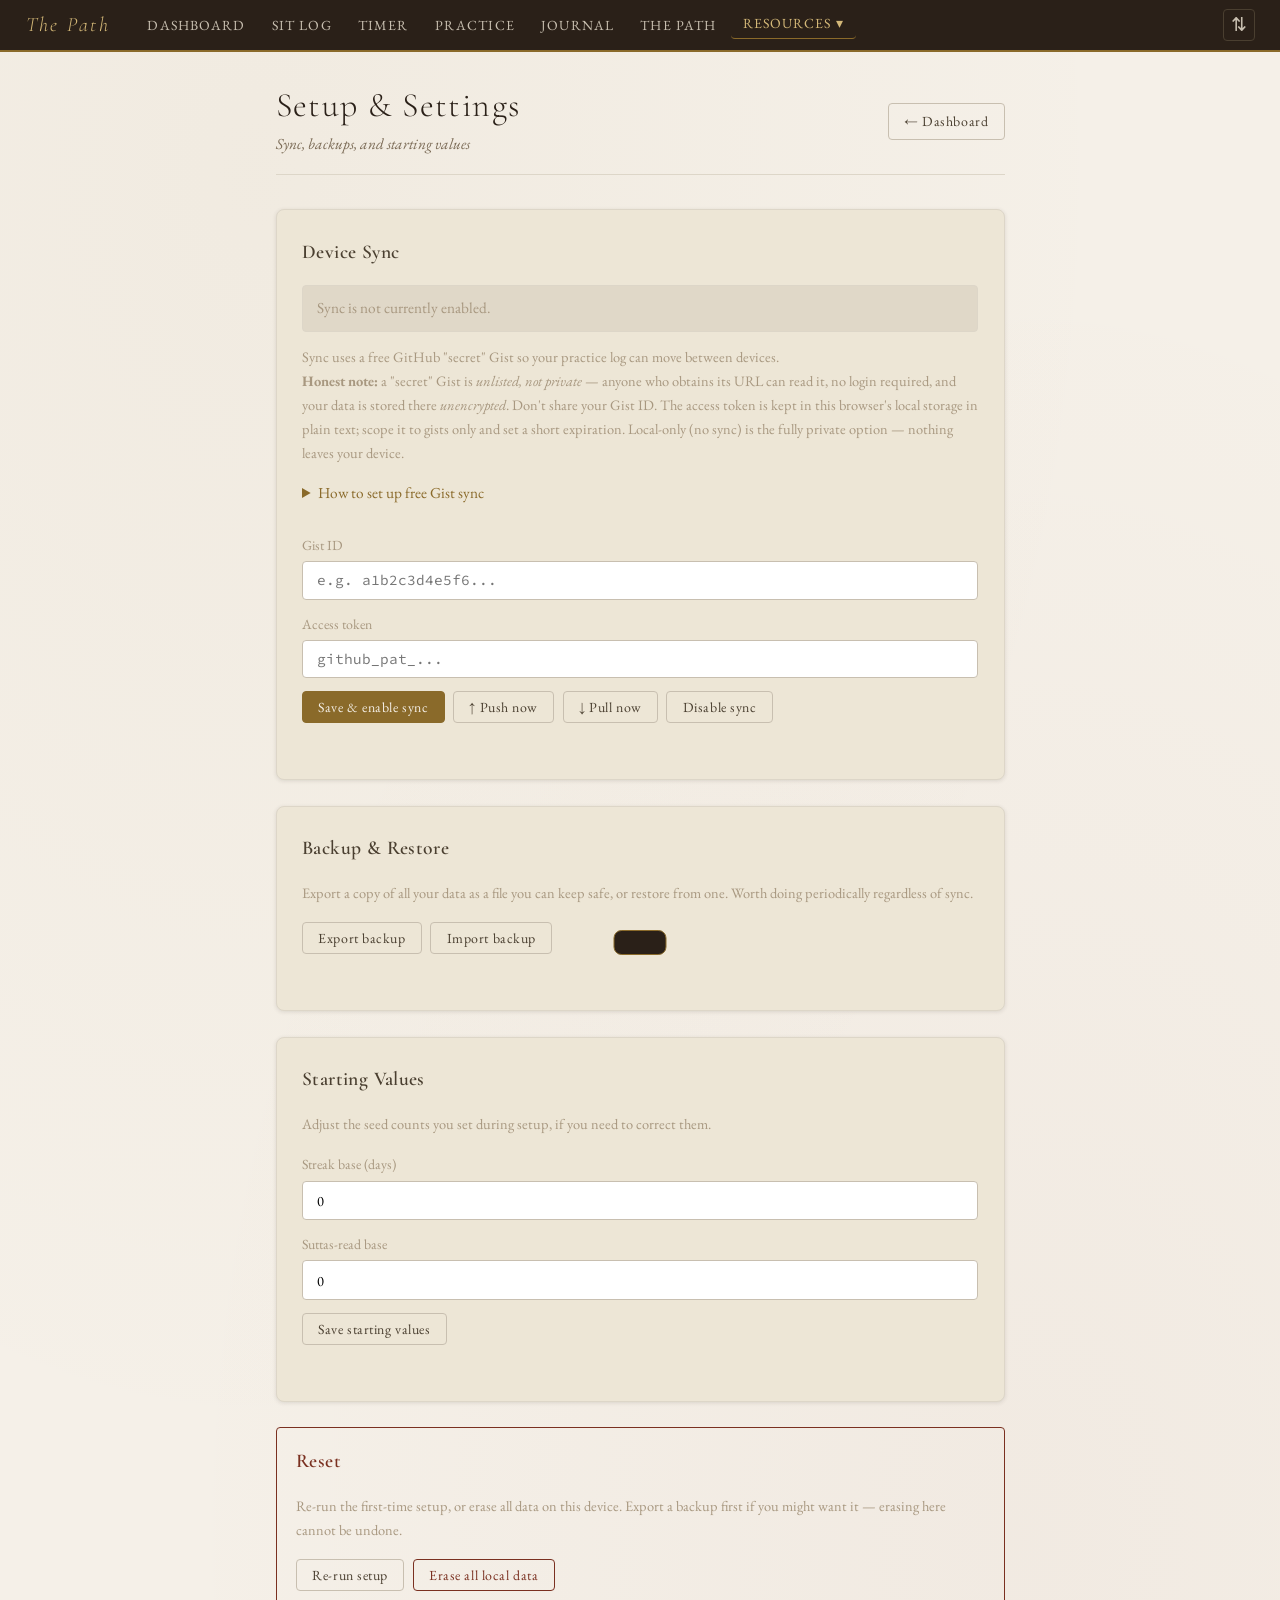
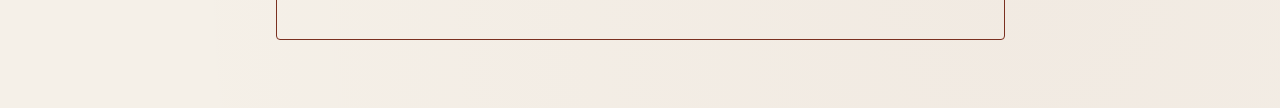
<file: settings.html>
<!DOCTYPE html>
<html lang="en">
<head>
<meta charset="UTF-8"/>
<meta name="viewport" content="width=device-width,initial-scale=1.0"/>
<title>The Path — Setup &amp; Settings</title>
<link rel="stylesheet" href="style.css"/>
<style>
.settings-section { margin-bottom: 1.5rem; }
.tutorial-box {
  padding: 1rem 1.15rem; background: var(--paper-deep);
  border: 1px solid var(--stone-light); border-left: 3px solid var(--gold);
  border-radius: 0 var(--radius) var(--radius) 0; font-size: 0.9rem; line-height: 1.7;
}
.tutorial-box ol { margin: 0.5rem 0 0.5rem 1.2rem; padding: 0; }
.tutorial-box li { margin-bottom: 0.6rem; }
.tutorial-box code {
  background: var(--stone-light); padding: 0.1rem 0.35rem; border-radius: 3px;
  font-family: var(--font-mono); font-size: 0.82rem;
}
.tutorial-box a { color: var(--gold); }
.field-row { margin-bottom: 0.75rem; }
.field-row label { display: block; font-size: 0.82rem; color: var(--ink-faint); margin-bottom: 0.25rem; }
.field-row input {
  width: 100%; box-sizing: border-box; padding: 0.55rem 0.8rem;
  border: 1px solid var(--stone); border-radius: var(--radius);
  font-family: var(--font-mono); font-size: 0.85rem;
}
.sync-status { font-size: 0.9rem; padding: 0.6rem 0.85rem; border-radius: var(--radius); margin-bottom: 0.75rem; }
.sync-on { background: rgba(74,122,64,0.1); border: 1px solid rgba(74,122,64,0.3); color: var(--ink-mid); }
.sync-off { background: var(--paper-deep); border: 1px solid var(--stone-light); color: var(--ink-faint); }
.danger-zone { border: 1px solid var(--rust,#8a3a2a); border-radius: var(--radius); padding: 1rem 1.15rem; margin-top: 1rem; }
.danger-zone .card-title { color: var(--rust,#8a3a2a); }
</style>
<link rel="manifest" href="manifest.json"/>
<meta name="theme-color" content="#8a6a2a"/>
<meta name="apple-mobile-web-app-capable" content="yes"/>
<meta name="apple-mobile-web-app-status-bar-style" content="default"/>
<link rel="apple-touch-icon" href="icon-192.png"/>
</head>
<body>
<div id="nav-mount"></div>
<div class="page-wrap">

  <div class="page-header">
    <div class="flex-between">
      <div>
        <div class="page-title">Setup &amp; Settings</div>
        <div class="page-subtitle">Sync, backups, and starting values</div>
      </div>
      <a href="index.html" class="btn btn-outline btn-sm">← Dashboard</a>
    </div>
  </div>

  <!-- Sync -->
  <div class="card settings-section">
    <div class="card-title">Device Sync</div>
    <div id="sync-status-box"></div>
    <p class="small faint mb-2">
      Sync uses a free GitHub "secret" Gist so your practice log can move between devices.
      <br><strong>Honest note:</strong> a "secret" Gist is <em>unlisted, not private</em> — anyone who obtains
      its URL can read it, no login required, and your data is stored there <em>unencrypted</em>. Don't share
      your Gist ID. The access token is kept in this browser's local storage in plain text; scope it to gists
      only and set a short expiration. Local-only (no sync) is the fully private option — nothing leaves your
      device.
    </p>

    <details id="sync-tutorial-details">
      <summary style="cursor:pointer;color:var(--gold);font-size:0.9rem;margin-bottom:0.75rem">How to set up free Gist sync</summary>
      <div class="tutorial-box">
        <ol>
          <li>Go to <a href="https://gist.github.com" target="_blank">gist.github.com</a> and sign in (or make a free account).</li>
          <li>Create a new gist: any description, filename <code>the_path_data.json</code>, content <code>{}</code>. Choose <strong>"Create secret gist."</strong></li>
          <li>The gist's URL ends in a long string — that's your <strong>Gist ID</strong>. Copy it below.</li>
          <li>Create a token at <a href="https://github.com/settings/tokens?type=beta" target="_blank">github.com/settings/tokens</a> → "Generate new token" (fine-grained) → under <strong>Account permissions → Gists</strong>, set <strong>Read and write</strong>. Copy the token.</li>
          <li>Paste both below and save. They stay on this device only.</li>
        </ol>
      </div>
    </details>

    <div class="field-row" style="margin-top:0.85rem">
      <label>Gist ID</label>
      <input type="text" id="gist-id" placeholder="e.g. a1b2c3d4e5f6..." />
    </div>
    <div class="field-row">
      <label>Access token</label>
      <input type="text" id="gist-token" placeholder="github_pat_..." />
    </div>
    <div style="display:flex;gap:0.5rem;flex-wrap:wrap;margin-top:0.5rem">
      <button class="btn btn-gold btn-sm" onclick="saveSyncSettings()">Save &amp; enable sync</button>
      <button class="btn btn-outline btn-sm" onclick="doPush()">↑ Push now</button>
      <button class="btn btn-outline btn-sm" onclick="doPull()">↓ Pull now</button>
      <button class="btn btn-outline btn-sm" onclick="disableSync()">Disable sync</button>
    </div>
    <div class="small faint" id="sync-msg" style="margin-top:0.6rem;min-height:1.2rem"></div>
  </div>

  <!-- Backup -->
  <div class="card settings-section">
    <div class="card-title">Backup &amp; Restore</div>
    <p class="small faint mb-2">
      Export a copy of all your data as a file you can keep safe, or restore from one.
      Worth doing periodically regardless of sync.
    </p>
    <div style="display:flex;gap:0.5rem;flex-wrap:wrap">
      <button class="btn btn-outline btn-sm" onclick="exportData()">Export backup</button>
      <button class="btn btn-outline btn-sm" onclick="document.getElementById('import-file').click()">Import backup</button>
      <input type="file" id="import-file" accept="application/json" style="display:none" onchange="importData(event)"/>
    </div>
    <div class="small faint" id="backup-msg" style="margin-top:0.6rem;min-height:1.2rem"></div>
  </div>

  <!-- Starting values -->
  <div class="card settings-section">
    <div class="card-title">Starting Values</div>
    <p class="small faint mb-2">Adjust the seed counts you set during setup, if you need to correct them.</p>
    <div class="field-row">
      <label>Streak base (days)</label>
      <input type="number" id="streak-base" min="0" style="font-family:var(--font-body)"/>
    </div>
    <div class="field-row">
      <label>Suttas-read base</label>
      <input type="number" id="suttas-base" min="0" style="font-family:var(--font-body)"/>
    </div>
    <button class="btn btn-outline btn-sm" onclick="saveStartingValues()">Save starting values</button>
    <div class="small faint" id="values-msg" style="margin-top:0.6rem;min-height:1.2rem"></div>
  </div>

  <!-- Reset -->
  <div class="danger-zone">
    <div class="card-title">Reset</div>
    <p class="small faint mb-2">
      Re-run the first-time setup, or erase all data on this device. Export a backup first if you might want it —
      erasing here cannot be undone.
    </p>
    <div style="display:flex;gap:0.5rem;flex-wrap:wrap">
      <button class="btn btn-outline btn-sm" onclick="rerunSetup()">Re-run setup</button>
      <button class="btn btn-outline btn-sm" style="color:var(--rust,#8a3a2a);border-color:var(--rust,#8a3a2a)" onclick="resetAll()">Erase all local data</button>
    </div>
    <div class="small faint" id="reset-msg" style="margin-top:0.6rem;min-height:1.2rem"></div>
  </div>

</div>
<div id="toast"></div>
<script src="data.js"></script>
<script>
document.getElementById('nav-mount').innerHTML = renderNav('settings');

function refreshSyncStatus() {
  const box = document.getElementById('sync-status-box');
  const data = loadData();
  const on = data.meta && data.meta.syncEnabled && getGistId() && getGistToken();
  box.className = 'sync-status ' + (on ? 'sync-on' : 'sync-off');
  box.textContent = on ? 'Sync is enabled on this device.' : 'Sync is not currently enabled.';
  document.getElementById('gist-id').value = getGistId() || '';
  document.getElementById('gist-token').value = getGistToken() || '';
}

function saveSyncSettings() {
  const gid = document.getElementById('gist-id').value.trim();
  const tok = document.getElementById('gist-token').value.trim();
  const msg = document.getElementById('sync-msg');
  if (!gid || !tok) { msg.textContent = 'Enter both Gist ID and token.'; return; }
  setGistId(gid);
  setGistToken(tok);
  const data = loadData();
  if (!data.meta) data.meta = {};
  data.meta.syncEnabled = true;
  saveData(data);
  refreshSyncStatus();
  msg.textContent = 'Sync enabled. Use Push now to send this device\'s data up.';
}

async function doPush() {
  const msg = document.getElementById('sync-msg');
  msg.textContent = 'Pushing…';
  const r = await syncToGist();
  msg.textContent = r.ok ? r.msg : ('Push failed: ' + r.msg);
}
async function doPull() {
  const msg = document.getElementById('sync-msg');
  msg.textContent = 'Pulling…';
  const r = await syncFromGist();
  if (r.ok) { msg.textContent = r.msg; setTimeout(() => window.location.reload(), 800); }
  else msg.textContent = 'Pull failed: ' + r.msg;
}
function disableSync() {
  const data = loadData();
  if (!data.meta) data.meta = {};
  data.meta.syncEnabled = false;
  saveData(data);
  // Offer to also forget the stored credentials, so nothing can upload later.
  if (confirm('Sync disabled. Also remove the saved GitHub token and Gist ID from this device? '
            + '(Recommended for privacy. Your Gist itself is untouched; you can re-enter these later.)')) {
    localStorage.removeItem(GIST_TOKEN_KEY);
    localStorage.removeItem(GIST_ID_KEY);
    document.getElementById('gist-id').value = '';
    document.getElementById('gist-token').value = '';
    document.getElementById('sync-msg').textContent = 'Sync disabled and credentials removed from this device. Your Gist is untouched.';
  } else {
    document.getElementById('sync-msg').textContent = 'Sync disabled. No new data will upload. (Credentials still saved on this device.)';
  }
  refreshSyncStatus();
}

function exportData() {
  const data = loadData();
  const blob = new Blob([JSON.stringify(data, null, 2)], { type: 'application/json' });
  const url = URL.createObjectURL(blob);
  const a = document.createElement('a');
  a.href = url;
  a.download = 'the-path-backup-' + todayStr() + '.json';
  a.click();
  URL.revokeObjectURL(url);
  document.getElementById('backup-msg').textContent = 'Backup downloaded.';
}

function importData(event) {
  const file = event.target.files[0];
  if (!file) return;
  const reader = new FileReader();
  reader.onload = e => {
    try {
      const imported = JSON.parse(e.target.result);
      if (!confirm('This will replace all data on this device with the backup. Continue?')) return;
      saveData(imported);
      document.getElementById('backup-msg').textContent = 'Backup restored. Reloading…';
      setTimeout(() => window.location.href = 'index.html', 800);
    } catch(err) {
      document.getElementById('backup-msg').textContent = 'Could not read that file: ' + err.message;
    }
  };
  reader.readAsText(file);
}

function loadStartingValues() {
  const data = loadData();
  document.getElementById('streak-base').value = (data.meta && data.meta.streakBase) || 0;
  document.getElementById('suttas-base').value = (data.meta && data.meta.suttasReadBase) || 0;
}
function saveStartingValues() {
  const data = loadData();
  if (!data.meta) data.meta = {};
  const s = parseInt(document.getElementById('streak-base').value);
  const su = parseInt(document.getElementById('suttas-base').value);
  data.meta.streakBase = isNaN(s) ? 0 : s;
  data.meta.suttasReadBase = isNaN(su) ? 0 : su;
  saveData(data);
  if (typeof autoSync === 'function') autoSync();
  document.getElementById('values-msg').textContent = 'Starting values saved.';
}

function rerunSetup() {
  const data = loadData();
  if (!data.meta) data.meta = {};
  data.meta.configured = false;
  saveData(data);
  window.location.href = 'setup.html';
}

function resetAll() {
  if (!confirm('Erase ALL practice data on this device? This cannot be undone. Export a backup first if you might want it.')) return;
  if (!confirm('Truly erase everything? Last chance.')) return;
  localStorage.clear();
  window.location.href = 'setup.html';
}

function toast(msg, dur=2500) {
  const t = document.getElementById('toast');
  t.textContent = msg; t.classList.add('show');
  setTimeout(() => t.classList.remove('show'), dur);
}

refreshSyncStatus();
loadStartingValues();
</script>
<script>
// Register the service worker (enables install-as-app and offline use)
if ('serviceWorker' in navigator) {
  window.addEventListener('load', () => {
    navigator.serviceWorker.register('service-worker.js').catch(() => {});
  });
}
</script>
</body>
</html>
</file>
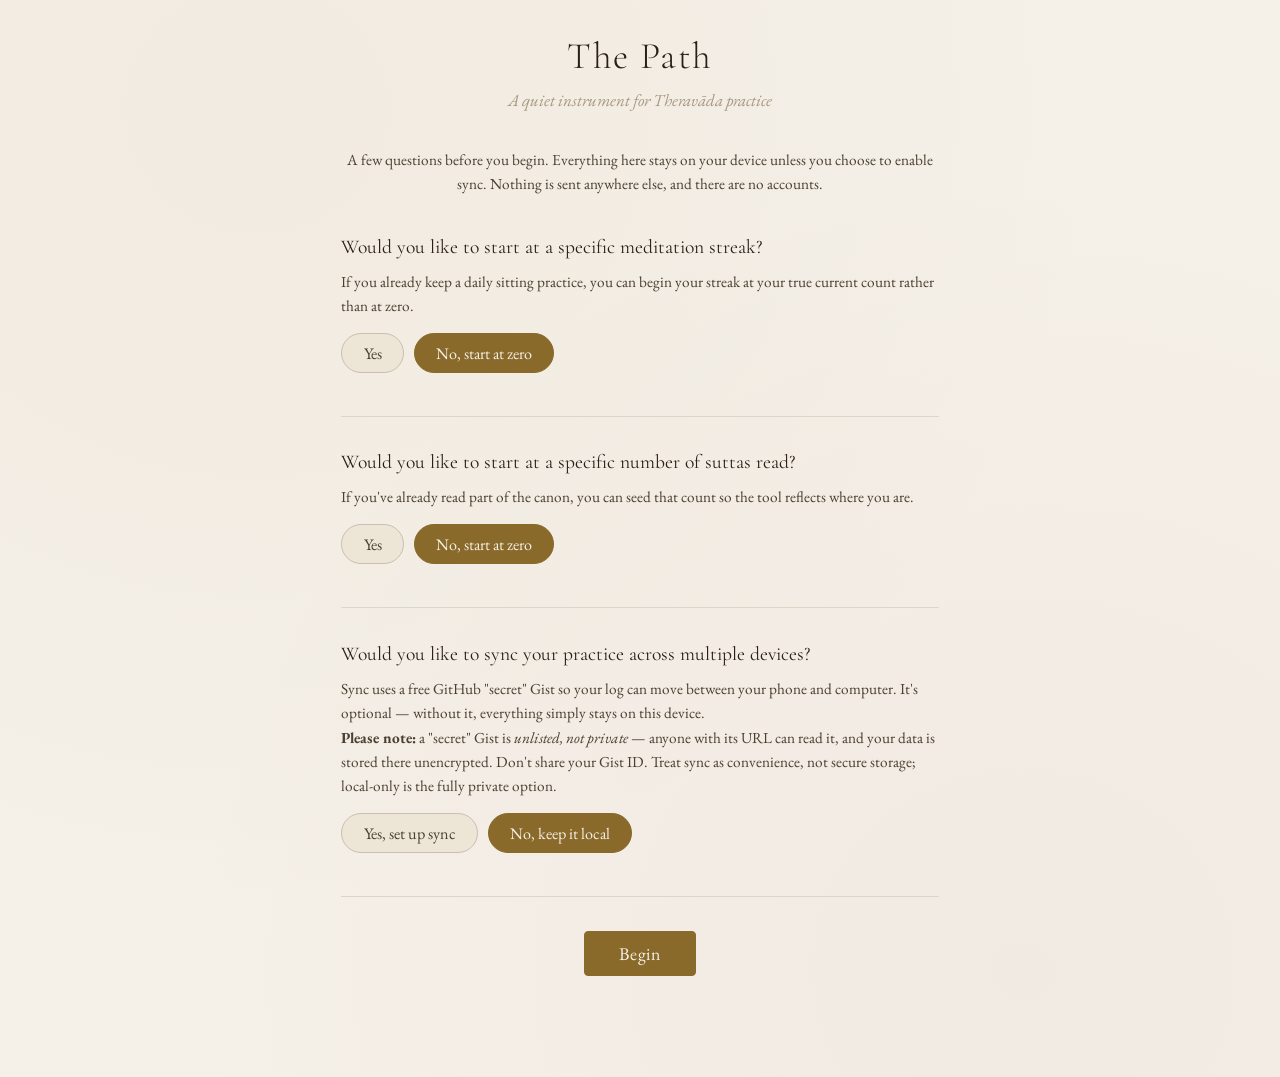
<file: setup.html>
<!DOCTYPE html>
<html lang="en">
<head>
<meta charset="UTF-8"/>
<meta name="viewport" content="width=device-width,initial-scale=1.0"/>
<title>The Path — Welcome</title>
<link rel="stylesheet" href="style.css"/>
<style>
.setup-wrap { max-width: 640px; margin: 0 auto; padding: 2rem 1.25rem 4rem; }
.setup-hero { text-align: center; margin-bottom: 2rem; }
.setup-hero .page-title { font-size: 2.2rem; margin-bottom: 0.4rem; }
.setup-hero .subtitle { font-style: italic; color: var(--ink-faint); font-size: 1rem; }
.setup-step { margin-bottom: 1.75rem; padding-bottom: 1.75rem; border-bottom: 1px solid var(--stone-light); }
.setup-step:last-of-type { border-bottom: none; }
.setup-q { font-family: var(--font-display); font-size: 1.15rem; color: var(--ink); margin-bottom: 0.4rem; }
.setup-help { font-size: 0.9rem; color: var(--ink-mid); line-height: 1.6; margin-bottom: 0.85rem; }
.setup-btn-row { display: flex; gap: 0.6rem; margin-bottom: 0.75rem; flex-wrap: wrap; }
.choice-btn {
  padding: 0.5rem 1.25rem; border: 1px solid var(--stone); border-radius: 999px;
  background: var(--paper-dark); cursor: pointer; font-family: var(--font-body);
  font-size: 0.95rem; color: var(--ink-mid); transition: all 0.15s;
}
.choice-btn:hover { border-color: var(--gold); }
.choice-btn.active { background: var(--gold); color: var(--paper); border-color: var(--gold); }
.setup-input-wrap { margin-top: 0.5rem; }
.setup-input-wrap input {
  width: 100%; box-sizing: border-box; padding: 0.6rem 0.85rem;
  border: 1px solid var(--stone); border-radius: var(--radius);
  font-family: var(--font-body); font-size: 1rem;
}
.setup-tutorial {
  margin-top: 0.85rem; padding: 1rem 1.15rem; background: var(--paper-deep);
  border: 1px solid var(--stone-light); border-left: 3px solid var(--gold);
  border-radius: 0 var(--radius) var(--radius) 0; font-size: 0.9rem; line-height: 1.7;
}
.setup-tutorial ol { margin: 0.5rem 0 0.5rem 1.2rem; padding: 0; }
.setup-tutorial li { margin-bottom: 0.6rem; }
.setup-tutorial code {
  background: var(--stone-light); padding: 0.1rem 0.35rem; border-radius: 3px;
  font-family: var(--font-mono); font-size: 0.82rem;
}
.setup-tutorial a { color: var(--gold); }
.setup-tutorial input {
  width: 100%; box-sizing: border-box; padding: 0.5rem 0.75rem; margin-top: 0.3rem;
  border: 1px solid var(--stone); border-radius: var(--radius); font-family: var(--font-mono); font-size: 0.85rem;
}
.finish-row { text-align: center; margin-top: 2rem; }
.hidden { display: none; }
.honesty-note { font-size: 0.85rem; font-style: italic; color: var(--ink-faint); margin-top: 0.5rem; }
</style>
<link rel="manifest" href="manifest.json"/>
<meta name="theme-color" content="#8a6a2a"/>
<meta name="apple-mobile-web-app-capable" content="yes"/>
<meta name="apple-mobile-web-app-status-bar-style" content="default"/>
<link rel="apple-touch-icon" href="icon-192.png"/>
</head>
<body>
<div class="setup-wrap">

  <div class="setup-hero">
    <div class="page-title">The Path</div>
    <div class="subtitle">A quiet instrument for Theravāda practice</div>
  </div>

  <p class="setup-help" style="text-align:center;margin-bottom:2rem">
    A few questions before you begin. Everything here stays on your device unless you choose to enable sync.
    Nothing is sent anywhere else, and there are no accounts.
  </p>

  <!-- Step 1: Streak -->
  <div class="setup-step">
    <div class="setup-q">Would you like to start at a specific meditation streak?</div>
    <div class="setup-help">
      If you already keep a daily sitting practice, you can begin your streak at your true current count
      rather than at zero.
    </div>
    <div class="setup-btn-row">
      <button class="choice-btn" id="streak-yes" onclick="chooseStreak(true)">Yes</button>
      <button class="choice-btn active" id="streak-no" onclick="chooseStreak(false)">No, start at zero</button>
    </div>
    <div class="setup-input-wrap hidden" id="streak-input-wrap">
      <input type="number" id="streak-value" min="0" placeholder="Your current streak in days" />
      <div class="honesty-note">
        This is meant to reflect practice you've genuinely established — a starting honesty with yourself,
        not a number to inflate.
      </div>
    </div>
  </div>

  <!-- Step 2: Suttas read -->
  <div class="setup-step">
    <div class="setup-q">Would you like to start at a specific number of suttas read?</div>
    <div class="setup-help">
      If you've already read part of the canon, you can seed that count so the tool reflects where you are.
    </div>
    <div class="setup-btn-row">
      <button class="choice-btn" id="suttas-yes" onclick="chooseSuttas(true)">Yes</button>
      <button class="choice-btn active" id="suttas-no" onclick="chooseSuttas(false)">No, start at zero</button>
    </div>
    <div class="setup-input-wrap hidden" id="suttas-input-wrap">
      <input type="number" id="suttas-value" min="0" placeholder="Number of suttas already read" />
      <div class="honesty-note">As with the streak, this is a reflection of real reading, entered for your own sake.</div>
    </div>
  </div>

  <!-- Step 3: Sync -->
  <div class="setup-step">
    <div class="setup-q">Would you like to sync your practice across multiple devices?</div>
    <div class="setup-help">
      Sync uses a free GitHub "secret" Gist so your log can move between your phone and computer.
      It's optional — without it, everything simply stays on this device.
      <br><strong>Please note:</strong> a "secret" Gist is <em>unlisted, not private</em> — anyone with its
      URL can read it, and your data is stored there unencrypted. Don't share your Gist ID. Treat sync as
      convenience, not secure storage; local-only is the fully private option.
    </div>
    <div class="setup-btn-row">
      <button class="choice-btn" id="sync-yes" onclick="chooseSync(true)">Yes, set up sync</button>
      <button class="choice-btn active" id="sync-no" onclick="chooseSync(false)">No, keep it local</button>
    </div>

    <div class="setup-tutorial hidden" id="sync-tutorial">
      <strong>Setting up free Gist sync — one time, about 3 minutes</strong>
      <ol>
        <li>Go to <a href="https://gist.github.com" target="_blank">gist.github.com</a> and sign in (or create a free GitHub account).</li>
        <li>Create a new gist: put anything in the description, name the file <code>the_path_data.json</code>, and type <code>{}</code> as the content. Choose <strong>"Create secret gist."</strong></li>
        <li>Look at the URL of the gist you just made. It ends in a long string of letters and numbers — that's your <strong>Gist ID</strong>. Copy it and paste it below.</li>
        <li>Now create an access token: go to <a href="https://github.com/settings/tokens?type=beta" target="_blank">github.com/settings/tokens</a> → "Generate new token" (fine-grained). Give it a name, set expiration as you like, and under <strong>Account permissions → Gists</strong> choose <strong>Read and write</strong>. Generate it and copy the token.</li>
        <li>Paste both below. They're stored only on this device.</li>
      </ol>
      <div style="margin-top:0.75rem">
        <label class="small faint">Gist ID</label>
        <input type="text" id="setup-gist-id" placeholder="e.g. a1b2c3d4e5f6..." />
      </div>
      <div style="margin-top:0.5rem">
        <label class="small faint">Access token</label>
        <input type="text" id="setup-gist-token" placeholder="github_pat_..." />
      </div>
      <div class="small faint" style="margin-top:0.6rem">
        You can also set this up later from Setup &amp; Settings — choosing "No" now doesn't lock you out.
      </div>
    </div>
  </div>

  <div class="finish-row">
    <button class="btn btn-gold" style="font-size:1.05rem;padding:0.6rem 2rem" onclick="finishSetup()">Begin</button>
    <div class="small faint" id="setup-error" style="margin-top:0.75rem;min-height:1.2rem;color:var(--rust)"></div>
  </div>

</div>

<script src="data.js"></script>
<script>
let streakChoice = false, suttasChoice = false, syncChoice = false;

function chooseStreak(yes) {
  streakChoice = yes;
  document.getElementById('streak-yes').classList.toggle('active', yes);
  document.getElementById('streak-no').classList.toggle('active', !yes);
  document.getElementById('streak-input-wrap').classList.toggle('hidden', !yes);
  if (yes) document.getElementById('streak-value').focus();
}
function chooseSuttas(yes) {
  suttasChoice = yes;
  document.getElementById('suttas-yes').classList.toggle('active', yes);
  document.getElementById('suttas-no').classList.toggle('active', !yes);
  document.getElementById('suttas-input-wrap').classList.toggle('hidden', !yes);
  if (yes) document.getElementById('suttas-value').focus();
}
function chooseSync(yes) {
  syncChoice = yes;
  document.getElementById('sync-yes').classList.toggle('active', yes);
  document.getElementById('sync-no').classList.toggle('active', !yes);
  document.getElementById('sync-tutorial').classList.toggle('hidden', !yes);
}

function finishSetup() {
  const err = document.getElementById('setup-error');
  err.textContent = '';

  const data = loadData();
  if (!data.meta) data.meta = {};

  // Streak base
  if (streakChoice) {
    const v = parseInt(document.getElementById('streak-value').value);
    if (isNaN(v) || v < 0) { err.textContent = 'Please enter a valid streak number, or choose "start at zero".'; return; }
    data.meta.streakBase = v;
    data.meta.streakBaseDate = todayStr();
  } else {
    data.meta.streakBase = 0;
    data.meta.streakBaseDate = todayStr();
  }

  // Suttas base
  if (suttasChoice) {
    const v = parseInt(document.getElementById('suttas-value').value);
    if (isNaN(v) || v < 0) { err.textContent = 'Please enter a valid sutta count, or choose "start at zero".'; return; }
    data.meta.suttasReadBase = v;
  } else {
    data.meta.suttasReadBase = 0;
  }

  // Sync
  if (syncChoice) {
    const gid = document.getElementById('setup-gist-id').value.trim();
    const tok = document.getElementById('setup-gist-token').value.trim();
    if (!gid || !tok) { err.textContent = 'Please enter both the Gist ID and token, or choose "keep it local".'; return; }
    setGistId(gid);
    setGistToken(tok);
    data.meta.syncEnabled = true;
  } else {
    data.meta.syncEnabled = false;
  }

  data.meta.configured = true;
  saveData(data);

  // If sync enabled, push initial state
  if (syncChoice && typeof syncToGist === 'function') {
    syncToGist().finally(() => { window.location.href = 'index.html'; });
  } else {
    window.location.href = 'index.html';
  }
}
</script>
<script>
// Register the service worker (enables install-as-app and offline use)
if ('serviceWorker' in navigator) {
  window.addEventListener('load', () => {
    navigator.serviceWorker.register('service-worker.js').catch(() => {});
  });
}
</script>
</body>
</html>
</file>
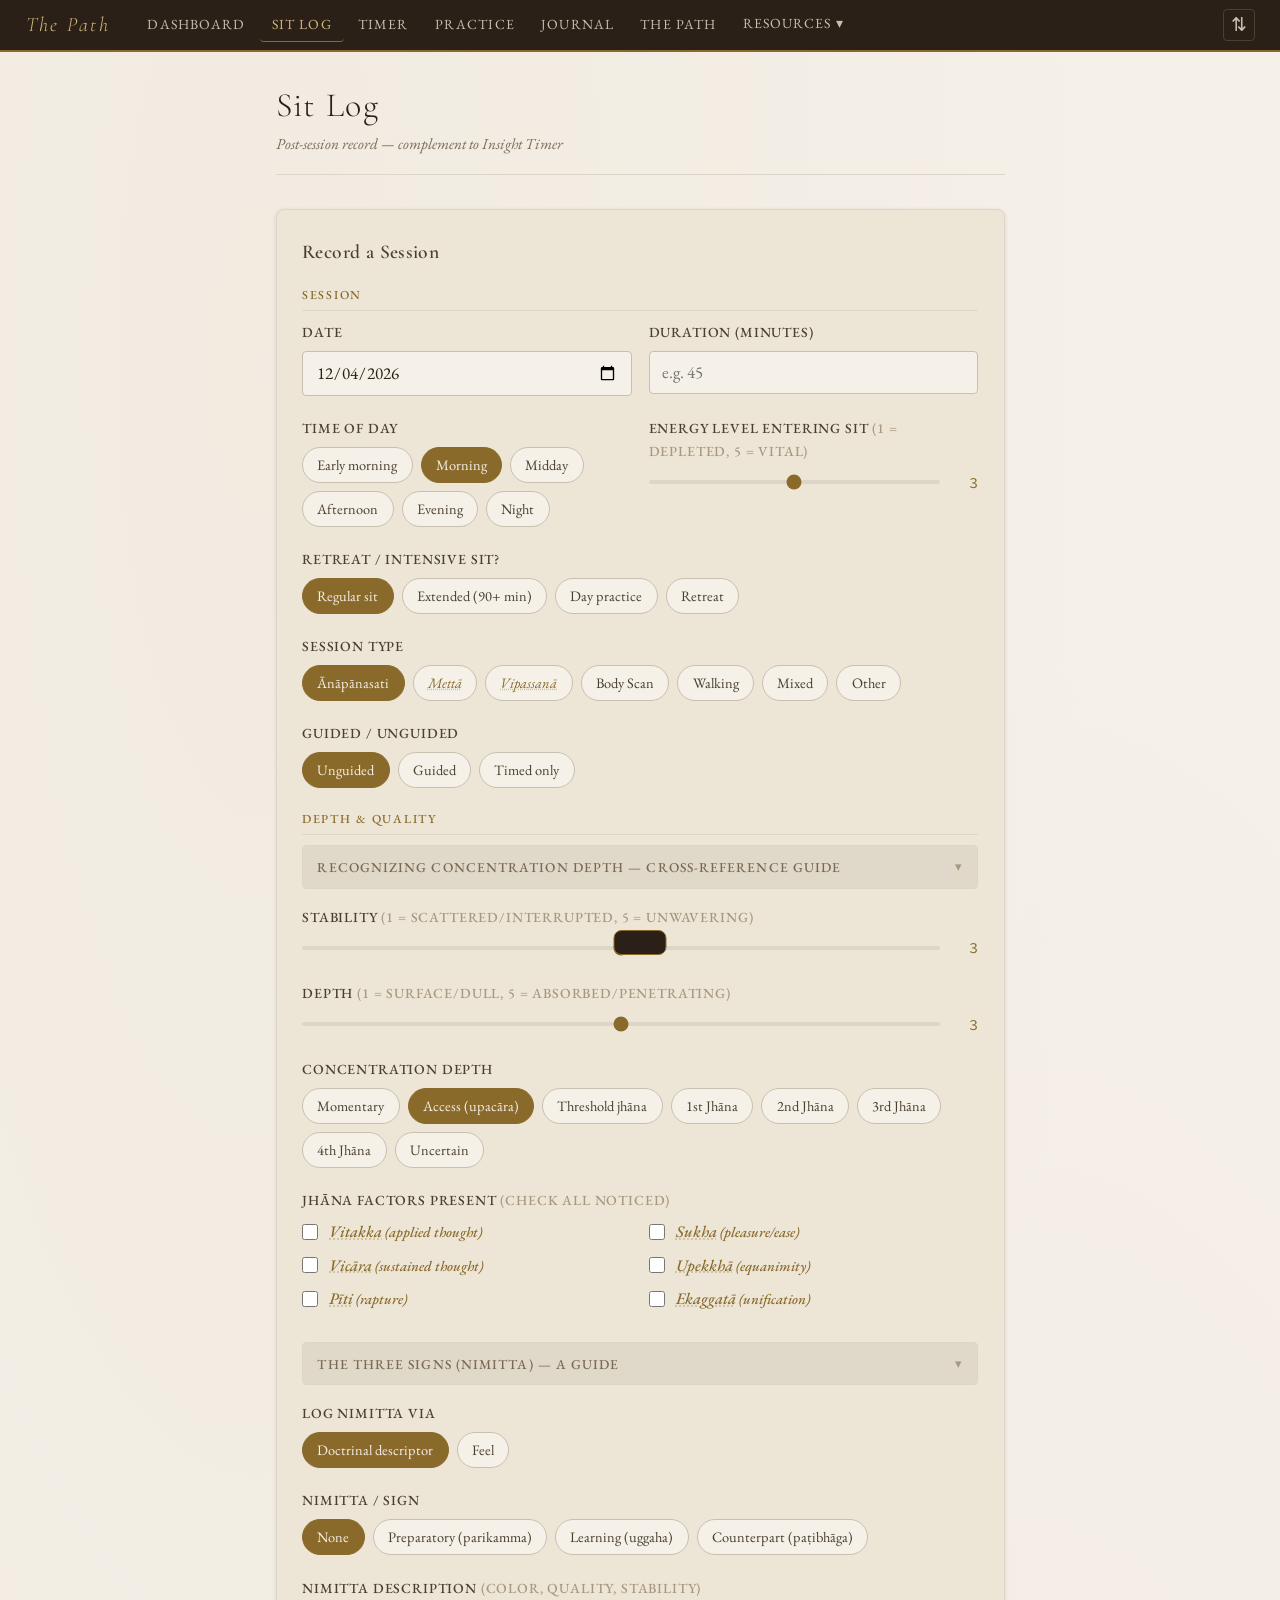
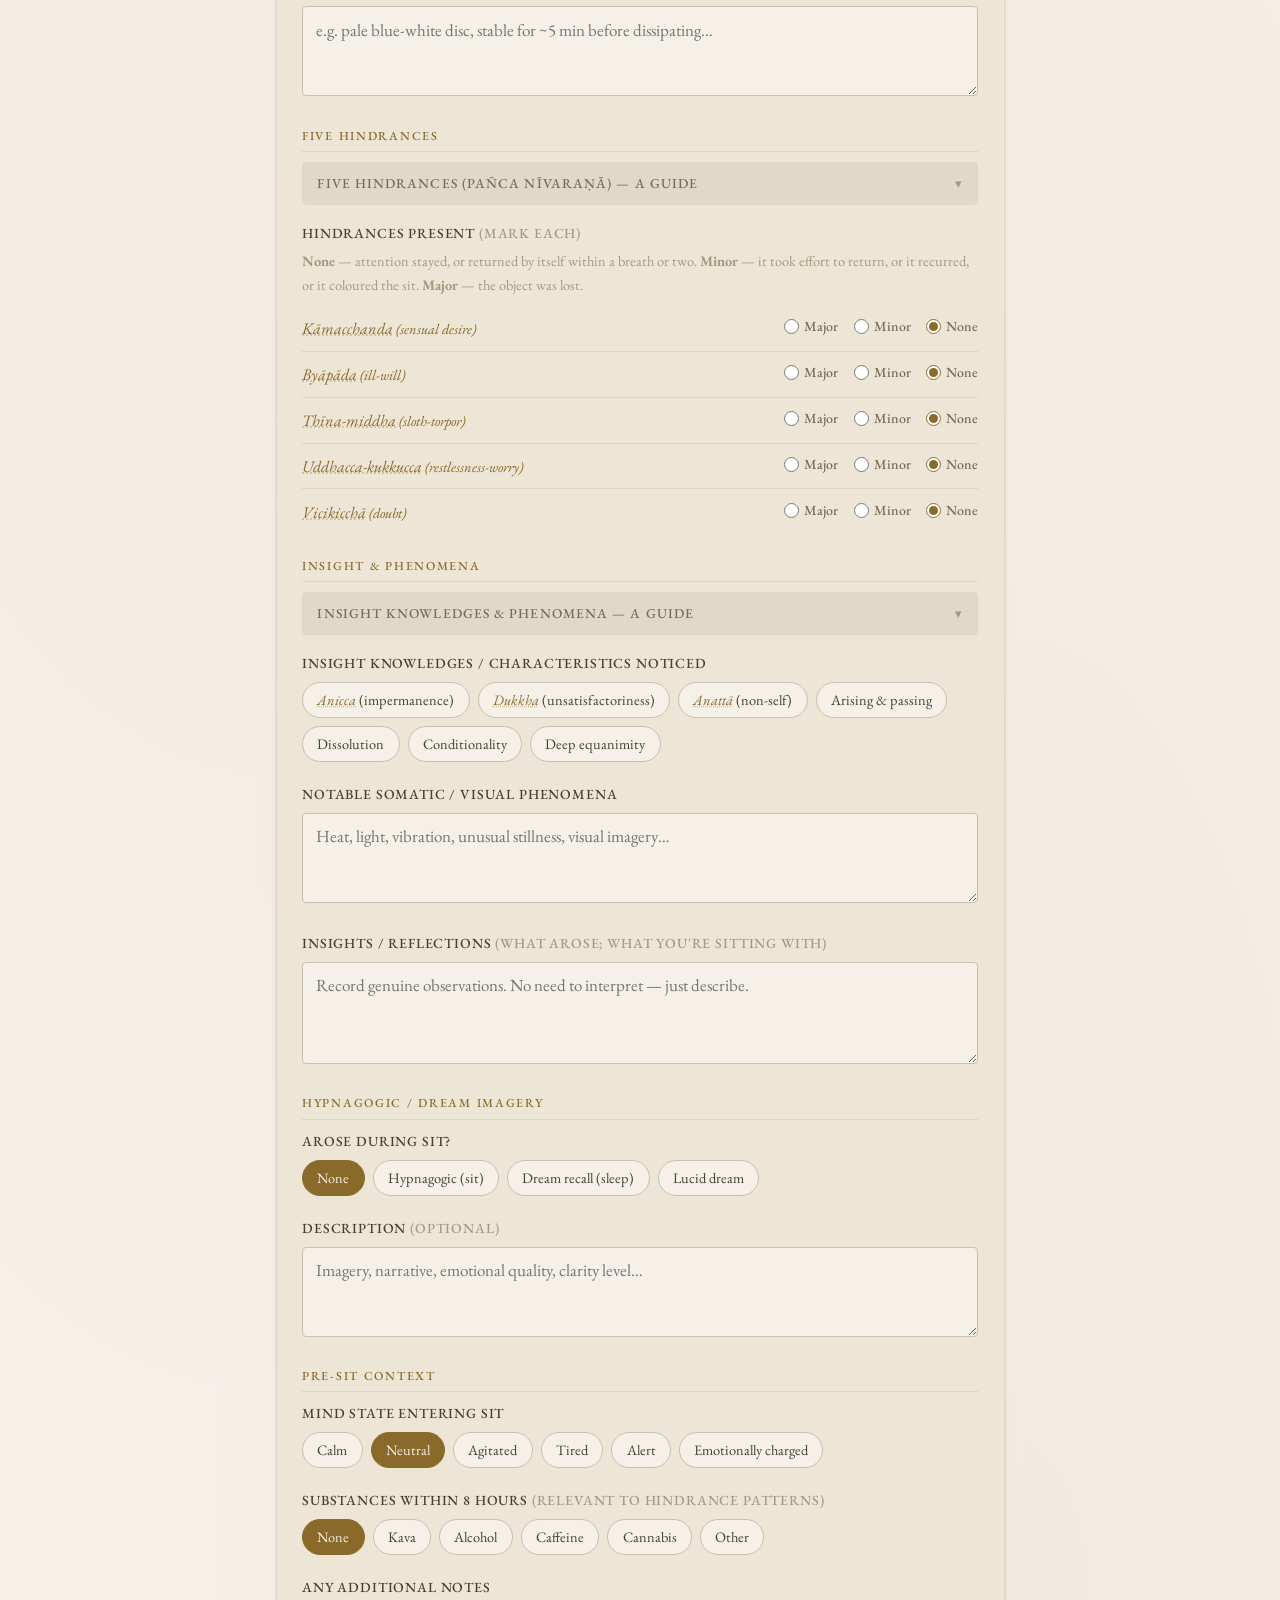
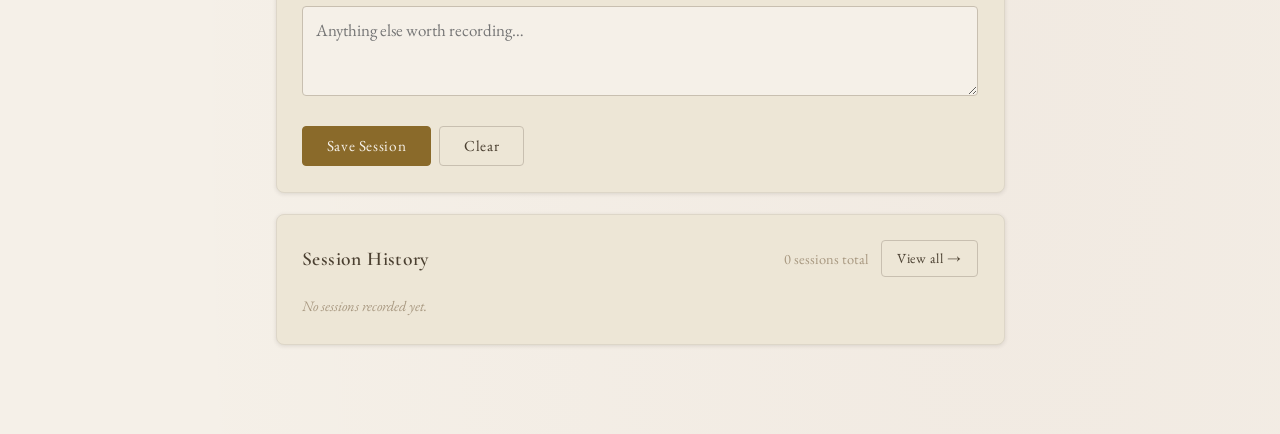
<file: sit.html>
<!DOCTYPE html>
<html lang="en">
<head>
<meta charset="UTF-8"/>
<meta name="viewport" content="width=device-width,initial-scale=1.0"/>
<title>The Path — Sit Log</title>
<link rel="stylesheet" href="style.css"/>
<link rel="manifest" href="manifest.json"/>
<meta name="theme-color" content="#8a6a2a"/>
<meta name="apple-mobile-web-app-capable" content="yes"/>
<meta name="apple-mobile-web-app-status-bar-style" content="default"/>
<link rel="apple-touch-icon" href="icon-192.png"/>
<style>
/* ── Glossary cross-reference links ──────────────────────── */


/* ── Expandable definition tiles ─────────────────────────── */
.def-tile {
  border: 1px solid var(--stone-light);
  border-radius: var(--radius);
  margin-bottom: 1rem;
  overflow: hidden;
}
.def-tile-header {
  display: flex;
  justify-content: space-between;
  align-items: center;
  padding: 0.55rem 0.85rem;
  background: var(--paper-deep);
  cursor: pointer;
  user-select: none;
  font-size: 0.8rem;
  letter-spacing: 0.06em;
  color: var(--ink-light);
}
.def-tile-header:hover { background: var(--stone-light); }
.def-tile-label { font-weight: 500; text-transform: uppercase; letter-spacing: 0.08em; }
.def-tile-arrow { font-size: 0.75rem; color: var(--ink-faint); transition: transform 0.2s; }
.def-tile-body {
  display: none;
  padding: 0.85rem 1rem;
  font-size: 0.9rem;
  line-height: 1.75;
  color: var(--ink-mid);
  border-top: 1px solid var(--stone-light);
  background: var(--paper);
}
.def-tile-body h4 {
  font-family: var(--font-display);
  font-size: 1rem;
  font-weight: 600;
  color: var(--ink);
  margin: 0.75rem 0 0.3rem;
}
.def-tile-body h4:first-child { margin-top: 0; }
.def-tile-body em { color: var(--gold); font-style: italic; }
.def-tile-body strong { color: var(--ink); font-weight: 600; }
.def-tile-body .tile-note {
  margin-top: 0.75rem;
  padding: 0.6rem 0.75rem;
  background: var(--paper-deep);
  border-left: 2px solid var(--gold);
  border-radius: 0 var(--radius) var(--radius) 0;
  font-size: 0.85rem;
  color: var(--ink-light);
  font-style: italic;
}
.def-tile-body table {
  width: 100%;
  border-collapse: collapse;
  margin: 0.75rem 0;
  font-size: 0.82rem;
}
.def-tile-body th, .def-tile-body td {
  padding: 0.35rem 0.5rem;
  border: 1px solid var(--stone-light);
  text-align: left;
  vertical-align: top;
}
.def-tile-body th {
  background: var(--paper-deep);
  color: var(--ink-light);
  font-weight: 500;
  letter-spacing: 0.04em;
}
.def-tile.open .def-tile-arrow { transform: rotate(180deg); }
.def-tile.open .def-tile-body { display: block; }
.pill-group-vertical { flex-direction: column; align-items: stretch; }
.pill-group-vertical .pill { text-align: left; }

/* ── Per-hindrance severity rows ──────────────────────────── */
.hind-item {
  border-bottom: 1px solid var(--stone-light);
  padding: 0.55rem 0;
}
.hind-item:last-child { border-bottom: none; }
.hind-head {
  display: flex;
  flex-wrap: wrap;
  align-items: baseline;
  justify-content: space-between;
  gap: 0.5rem 1rem;
}
.hind-name {
  font-size: 0.95rem;
  color: var(--ink-mid);
  line-height: 1.5;
}
.hind-name .pali { font-style: italic; color: var(--gold); font-size: 0.85rem; }
.hind-levels { display: flex; gap: 0.9rem; align-items: center; }
.hind-levels label {
  display: flex;
  align-items: center;
  gap: 0.3rem;
  font-size: 0.82rem;
  color: var(--ink-light);
  cursor: pointer;
  margin: 0;
  text-transform: none;
  letter-spacing: 0;
}
.hind-levels input[type=radio] {
  width: 15px; height: 15px;
  min-width: 15px;
  margin: 0;
  accent-color: var(--gold);
  cursor: pointer;
  appearance: auto;
  -webkit-appearance: auto;
  opacity: 1;
}
.hind-note-wrap { display: none; margin-top: 0.45rem; }
.hind-item.marked .hind-note-wrap { display: block; }
.hind-note-wrap textarea { width: 100%; box-sizing: border-box; }
@media (max-width: 520px) {
  .hind-head { flex-direction: column; align-items: flex-start; }
}
</style>
</head>
<body>
<div id="nav-mount"></div>
<div class="page-wrap">

  <div class="page-header">
    <div class="page-title">Sit Log</div>
    <div class="page-subtitle">Post-session record — complement to Insight Timer</div>
  </div>

  <!-- ── Log new sit ────────────────────────────────────────── -->
  <div class="card" id="new-sit-card">
    <div class="card-title">Record a Session</div>

    <!-- Session basics -->
    <div class="section-label">Session</div>
    <div class="two-col">
      <div class="field">
        <label>Date</label>
        <input type="date" id="sit-date"/>
      </div>
      <div class="field">
        <label>Duration (minutes)</label>
        <input type="number" id="sit-duration" min="1" max="300" placeholder="e.g. 45"/>
      </div>
    </div>

    <div class="two-col">
      <div class="field">
        <label>Time of day</label>
        <div class="pill-group" id="timeofday-pills">
          <div class="pill" data-val="Early morning">Early morning</div>
          <div class="pill active" data-val="Morning">Morning</div>
          <div class="pill" data-val="Midday">Midday</div>
          <div class="pill" data-val="Afternoon">Afternoon</div>
          <div class="pill" data-val="Evening">Evening</div>
          <div class="pill" data-val="Night">Night</div>
        </div>
      </div>
      <div class="field">
        <label>Energy level entering sit <span class="faint">(1 = depleted, 5 = vital)</span></label>
        <div class="range-wrap">
          <input type="range" id="sit-energy" min="1" max="5" step="1" value="3"
                 oninput="document.getElementById('energy-val').textContent=this.value"/>
          <span class="range-val" id="energy-val">3</span>
        </div>
      </div>
    </div>

    <div class="field">
      <label>Retreat / intensive sit?</label>
      <div class="pill-group" id="retreat-pills">
        <div class="pill active" data-val="Regular">Regular sit</div>
        <div class="pill" data-val="Extended">Extended (90+ min)</div>
        <div class="pill" data-val="Day practice">Day practice</div>
        <div class="pill" data-val="Retreat">Retreat</div>
      </div>
    </div>

    <div class="field">
      <label>Session Type</label>
      <div class="pill-group" id="session-type-pills">
        <div class="pill active" data-val="Ānāpānasati">Ānāpānasati</div>
        <div class="pill" data-val="Mettā"><a href="glossary.html#metta" class="gloss-ref" title="Mettā">Mettā</a></div>
        <div class="pill" data-val="Vipassanā"><a href="glossary.html#vipassana" class="gloss-ref" title="Vipassanā">Vipassanā</a></div>
        <div class="pill" data-val="Body Scan">Body Scan</div>
        <div class="pill" data-val="Walking">Walking</div>
        <div class="pill" data-val="Mixed">Mixed</div>
        <div class="pill" data-val="Other">Other</div>
      </div>
      <div class="field ml-check" id="type-other-wrap" style="display:none;margin-top:0.4rem">
        <input type="text" id="type-other-text" placeholder="Describe the type of sit…"
               style="width:100%;box-sizing:border-box"/>
      </div>
    </div>

    <div class="field">
      <label>Guided / Unguided</label>
      <div class="pill-group" id="guided-pills">
        <div class="pill active" data-val="Unguided">Unguided</div>
        <div class="pill" data-val="Guided">Guided</div>
        <div class="pill" data-val="Timed only">Timed only</div>
      </div>
    </div>

    <!-- Quality + depth -->
    <div class="section-label mt-2">Depth & Quality</div>

    <div class="def-tile" id="def-concentration">
      <div class="def-tile-header" onclick="toggleTile('def-concentration')">
        <span class="def-tile-label">Recognizing Concentration Depth — Cross-Reference Guide</span>
        <span class="def-tile-arrow">▾</span>
      </div>
      <div class="def-tile-body">
        <p style="font-size:0.85rem;font-style:italic;color:var(--ink-faint);margin-bottom:0.75rem">Use this after a sit to cross-reference what you experienced. Not a checklist to consult during practice.</p>

        <h4>Momentary concentration</h4>
        <p>Attention lands and wanders repeatedly. You keep returning. No sustained hold. <em>This is the ordinary starting point — nothing is wrong.</em></p>

        <h4>Access concentration <a href="glossary.html#upacara-samadhi" class="gloss-ref">(upacāra-samādhi)</a></h4>
        <p>Hindrances have quieted but not vanished. Mind settles but remains aware of sounds, body, surroundings. Attention stays on the breath for extended stretches without effort. A sign or light impression of the breath may appear. You could be interrupted and return. <em>The mind is collected but not absorbed.</em></p>

        <h4>First absorption <a href="glossary.html#jhana" class="gloss-ref">(first jhāna)</a> — 4 factors present together</h4>
        <ul style="padding-left:1.2rem;margin:0.3rem 0 0.5rem">
          <li style="margin-bottom:0.4rem"><strong>Applied attention</strong> <a href="glossary.html#vitakka" class="gloss-ref">(vitakka)</a> — You actively place attention on the breath. Like pressing a piano key. You notice yourself choosing to return.</li>
          <li style="margin-bottom:0.4rem"><strong>Sustained attention</strong> <a href="glossary.html#vicara" class="gloss-ref">(vicāra)</a> — Attention stays without constant re-application. Like holding the key down. Breath holds you for multiple cycles without effort.</li>
          <li style="margin-bottom:0.4rem"><strong>Rapture</strong> <a href="glossary.html#piti" class="gloss-ref">(pīti)</a> — Physical pleasurable energy: tingles, goosebumps, waves up the spine, involuntary smiling, tears of joy, body feeling electrically alive. Unmistakable when strong. You did nothing to create it.</li>
          <li style="margin-bottom:0.4rem"><strong>Pleasure</strong> <a href="glossary.html#sukha" class="gloss-ref">(sukha)</a> — Calm, sweet, settled happiness. Softer than rapture. Like sinking into a warm bath. Zero desire to move or stop. Sitting feels profoundly pleasant.</li>
        </ul>
        <p style="font-size:0.85rem">All four present together, sustained 10+ minutes. Breath becomes subtle, may nearly disappear. Time distortion common. Hindrances completely suppressed — not reduced, <em>gone</em>.</p>

        <h4>Second absorption — 3 factors</h4>
        <p>Applied and sustained attention drop away — you are no longer "doing" anything. Rapture and pleasure merge into stable, unified joy. Less fizzy, more like rapture dissolved into thick honey. <strong>One-pointedness</strong> <a href="glossary.html#ekaggata" class="gloss-ref">(ekaggatā)</a>: attention locked — not watching the breath, <em>you are</em> the breath experience. No meditator watching. Effort has completely ceased.</p>

        <h4>Third absorption — 2 factors</h4>
        <p>Rapture is gone. What remains: exquisite ease without excitement — like floating in space. <strong>Equanimity</strong> <a href="glossary.html#upekkha" class="gloss-ref">(upekkhā)</a> and one-pointedness only. Perfect comfort. You could stay indefinitely. Breathing may become imperceptible.</p>

        <h4>Fourth absorption — 2 factors</h4>
        <p>Even pleasure is gone. Pure, neutral balance. Clear, luminous awareness. Nothing pleasant, nothing unpleasant — pure equanimity and one-pointedness. Breathing typically stops or becomes undetectable. Profound stillness and purity.</p>

        <div class="tile-note"><strong>Honest cross-reference:</strong> Brief rapture or pleasant energy during a sit is <em>not</em> first absorption. Threshold means all four factors are locked together in stable unity for 10+ minutes, with hindrances fully absent. When in doubt, you have not crossed the threshold — and that is fine.</div>
      </div>
    </div>

    <div class="field">
      <label>Stability <span class="faint">(1 = scattered/interrupted, 5 = unwavering)</span></label>
      <div class="range-wrap">
        <input type="range" id="sit-stability" min="1" max="5" step="1" value="3"
               oninput="document.getElementById('stability-val').textContent=this.value"/>
        <span class="range-val" id="stability-val">3</span>
      </div>
    </div>

    <div class="field">
      <label>Depth <span class="faint">(1 = surface/dull, 5 = absorbed/penetrating)</span></label>
      <div class="range-wrap">
        <input type="range" id="sit-depth-q" min="1" max="5" step="1" value="3"
               oninput="document.getElementById('depth-q-val').textContent=this.value"/>
        <span class="range-val" id="depth-q-val">3</span>
      </div>
    </div>

    <div class="field">
      <label>Concentration Depth</label>
      <div class="pill-group" id="samadhi-pills">
        <div class="pill" data-val="Momentary">Momentary</div>
        <div class="pill active" data-val="Access">Access (upacāra)</div>
        <div class="pill" data-val="Threshold jhāna">Threshold jhāna</div>
        <div class="pill" data-val="First jhāna">1st Jhāna</div>
        <div class="pill" data-val="Second jhāna">2nd Jhāna</div>
        <div class="pill" data-val="Third jhāna">3rd Jhāna</div>
        <div class="pill" data-val="Fourth jhāna">4th Jhāna</div>
        <div class="pill" data-val="Uncertain">Uncertain</div>
      </div>
    </div>

    <!-- Five factors of jhāna present -->
    <div class="field">
      <label>Jhāna Factors Present <span class="faint">(check all noticed)</span></label>
      <div class="two-col mt-1">
        <div>
          <div class="check-row"><input type="checkbox" id="f-vitakka"/><label for="f-vitakka"><a href="glossary.html#vitakka" class="gloss-ref" title="Vitakka">Vitakka</a> <span class="pali">(applied thought)</span></label></div>
          <div class="check-row"><input type="checkbox" id="f-vicara"/><label for="f-vicara"><a href="glossary.html#vicara" class="gloss-ref" title="Vicāra">Vicāra</a> <span class="pali">(sustained thought)</span></label></div>
          <div class="check-row"><input type="checkbox" id="f-piti"/><label for="f-piti"><a href="glossary.html#piti" class="gloss-ref" title="Pīti">Pīti</a> <span class="pali">(rapture)</span></label></div>
        </div>
        <div>
          <div class="check-row"><input type="checkbox" id="f-sukha"/><label for="f-sukha"><a href="glossary.html#sukha" class="gloss-ref" title="Sukha">Sukha</a> <span class="pali">(pleasure/ease)</span></label></div>
          <div class="check-row"><input type="checkbox" id="f-upekkha"/><label for="f-upekkha"><a href="glossary.html#upekkha" class="gloss-ref" title="Upekkhā">Upekkhā</a> <span class="pali">(equanimity)</span></label></div>
          <div class="check-row"><input type="checkbox" id="f-ekaggata"/><label for="f-ekaggata"><a href="glossary.html#ekaggata" class="gloss-ref" title="Ekaggatā">Ekaggatā</a> <span class="pali">(unification)</span></label></div>
        </div>
      </div>
    </div>

    <!-- Nimitta -->
    <div class="def-tile" id="def-nimitta">
      <div class="def-tile-header" onclick="toggleTile('def-nimitta')">
        <span class="def-tile-label">The Three Signs (Nimitta) — A Guide</span>
        <span class="def-tile-arrow">▾</span>
      </div>
      <div class="def-tile-body">
        <p>As concentration deepens in breath meditation, a mental image of the breath tends to arise on its own. It passes through three stages. Recognition is for after the sit.</p>

        <h4>Preparatory sign (<em>parikamma nimitta</em>)</h4>
        <p>A faint, unstable image or impression — fuzzy, dim, flickering. No fixed shape. Depends entirely on the physical breath; dissolves when attention wavers. You are still holding it together. This is the ordinary, correct starting point.</p>

        <h4>Acquired sign (<em>uggaha nimitta</em>)</h4>
        <p>The same image, now steadied. It holds its shape clearly and no longer requires the physical breath to remain — the breath can recede while the sign persists. You are no longer feeding it effortfully. The steadiness is usually unmistakable; the absence of doubt is itself part of the marker.</p>

        <h4>Counterpart sign (<em>paṭibhāga nimitta</em>)</h4>
        <p>The image becomes luminous and fully stable. The mind sinks into it and rests there without strain or maintenance. This is the doorway to access concentration and, beyond it, absorption.</p>

        <table>
          <tr><th></th><th>Stability</th><th>Needs breath?</th><th>Effort</th></tr>
          <tr><td><em>Parikamma</em></td><td>Fuzzy, flickering</td><td>Yes</td><td>You hold it</td></tr>
          <tr><td><em>Uggaha</em></td><td>Clear, holds shape</td><td>No</td><td>Largely self-sustaining</td></tr>
          <tr><td><em>Paṭibhāga</em></td><td>Luminous, steady</td><td>No</td><td>Effortless</td></tr>
        </table>

        <div class="tile-note">You do not sharpen the image deliberately — clarity arrives as concentration deepens. Reaching in to "clean the glass" pulls you out of the very state that would refine it. When the image wavers, return to the breath.</div>
      </div>
    </div>

    <div class="field">
      <label>Log Nimitta via</label>
      <div class="pill-group" id="nimitta-mode-pills">
        <div class="pill active" data-val="doctrinal" onclick="setNimittaMode('doctrinal')">Doctrinal descriptor</div>
        <div class="pill" data-val="feel" onclick="setNimittaMode('feel')">Feel</div>
      </div>
    </div>

    <!-- Doctrinal path -->
    <div id="nimitta-doctrinal">
      <div class="field">
        <label>Nimitta / Sign</label>
        <div class="pill-group" id="nimitta-pills">
          <div class="pill active" data-val="None">None</div>
          <div class="pill" data-val="Parikamma">Preparatory (parikamma)</div>
          <div class="pill" data-val="Uggaha">Learning (uggaha)</div>
          <div class="pill" data-val="Paṭibhāga">Counterpart (paṭibhāga)</div>
        </div>
      </div>

      <div class="field">
        <label>Nimitta description <span class="faint">(color, quality, stability)</span></label>
        <textarea id="nimitta-desc" rows="2" placeholder="e.g. pale blue-white disc, stable for ~5 min before dissipating…"></textarea>
      </div>
    </div>

    <!-- Feel path -->
    <div id="nimitta-feel" style="display:none">
      <div class="field">
        <label>What did the breath become by the end of the sit?</label>
        <div class="pill-group pill-group-vertical" id="nimitta-feel-pills">
          <div class="pill" data-val="Stayed a physical sensation at the nostril, never got subtle." onclick="setNimittaFeel(this)">Stayed a physical sensation at the nostril, never got subtle.</div>
          <div class="pill" data-val="Became very faint, then I lost it and started over." onclick="setNimittaFeel(this)">Became very faint, then I lost it and started over.</div>
          <div class="pill" data-val="Went quiet and something greyish hovered but dissolved when I looked." onclick="setNimittaFeel(this)">Went quiet and something greyish hovered but dissolved when I looked.</div>
          <div class="pill" data-val="Settled into something smooth and pleasant that I could rest in." onclick="setNimittaFeel(this)">Settled into something smooth and pleasant that I could rest in.</div>
          <div class="pill" data-val="Brightened or became luminous — a light or sign that stayed on its own." onclick="setNimittaFeel(this)">Brightened or became luminous — a light or sign that stayed on its own.</div>
          <div class="pill" data-val="__OTHER__" onclick="setNimittaFeel(this)">Other…</div>
        </div>
      </div>
      <div class="field" id="nimitta-feel-other-wrap" style="display:none">
        <label>Describe it in your own words</label>
        <input type="text" id="nimitta-feel-other" placeholder="one line — what the breath became…"/>
      </div>
    </div>

    <!-- Five hindrances -->
    <div class="section-label mt-2">Five Hindrances</div>

    <div class="def-tile" id="def-hindrances">
      <div class="def-tile-header" onclick="toggleTile('def-hindrances')">
        <span class="def-tile-label">Five Hindrances (Pañca Nīvaraṇā) — A Guide</span>
        <span class="def-tile-arrow">▾</span>
      </div>
      <div class="def-tile-body">
        <p><em>Nīvaraṇa</em> means obstruction, covering. The definition is functional, not dramatic: a hindrance is anything that obstructs the mind's collectedness and weakens <a href="glossary.html#panna" class="gloss-ref" title="paññā">paññā</a>. The criterion is <strong>not intensity</strong> — it is whether it altered your relationship to the object.</p>
        <p>The canonical similes — the monkey, the man in debt, the boiling water — are vivid because they teach recognition to someone who has never introspected. They are the loud end of a spectrum, not diagnostic thresholds. Scoring against them trains blindness exactly where practice lives: it is the faint ripple, not the storm, that stands between access and jhāna.</p>

        <div class="tile-note" style="font-style:normal">
          <strong>The three-step test</strong> — apply in order:<br/>
          1. Did attention move off the object? If no → <strong>None</strong>.<br/>
          2. Did it return by itself within a breath or two? If yes → <strong>None</strong>. Ordinary mind-wandering, not a hindrance.<br/>
          3. Did it take effort to return, or recur, or colour the sit? If yes → log it.<br/>
          <span style="font-style:italic">The question is not "was it severe?" but "did it obstruct?"</span>
        </div>

        <p style="font-size:0.85rem;font-style:italic;color:var(--ink-faint)">The tiers below map directly to the buttons: <strong>None</strong> = below threshold · <strong>Minor</strong> = at the boundary · <strong>Major</strong> = full-blown.</p>

        <h4>1. Sensual desire (kāmacchanda)</h4>
        <p>The mind leaning toward pleasant experience — an image, a plan, a taste, a comfort. Not the arising of the pleasant thing; the pull toward it.</p>
        <p><strong>None:</strong> A flicker of a pleasant image that passes without the mind leaning. Noticing a comfortable posture.<br/>
        <strong>Minor:</strong> The mind leans and dwells — a plan, a meal, a purchase — with faint sweetness and reluctance to leave it. Repeated small adjustments for comfort. Also: savouring <a href="glossary.html#piti" class="gloss-ref" title="pīti">pīti</a>, holding it as a possession rather than resting in it as an object. That is kāmacchanda operating inside jhāna territory, easily missed because it is dressed as attainment.<br/>
        <strong>Major:</strong> Extended fantasy — acquisitive, erotic, elaborated. You come to ten minutes later having been fully inside a scenario.</p>

        <h4>2. Ill will (byāpāda)</h4>
        <p>Aversion with a target — the push-away to desire's pull. Any strength counts.</p>
        <p><strong>None:</strong> A brief flash of irritation at a noise that does not persist.<br/>
        <strong>Minor:</strong> Low-grade aversion with something specific in view — an ache, a sound, a person from the day. Impatience with the sit. Irritation that the nimitta isn't stabilising. Faint self-criticism: <em>self-directed ill will is still byāpāda</em>, and it is the form most often left unnamed, because it arrives disguised as standards.<br/>
        <strong>Major:</strong> Rehearsing an argument. Heat in the chest. Anger sustained over minutes.</p>

        <h4>3. Sloth and torpor (thīna-middha)</h4>
        <p>Thīna is sluggishness of mind, middha heaviness of body. A <em>dimming</em> of the object, not a calming of it.</p>
        <p><strong>None:</strong> One yawn. A moment of soft focus that resolves on its own.<br/>
        <strong>Minor:</strong> The object is there but dull — the breath findable, but with no definition, texture or interest. Attention passive, drifting, sticky. There is a subtle pleasantness to it that makes you not want to fix it, which is what makes it insidious. Nodding once. Losing a breath and re-finding it without knowing where you went. <em>A sit that felt calm but that you cannot remember much of is very often torpor, not <a href="glossary.html#samadhi-g" class="gloss-ref" title="samādhi">samādhi</a>.</em> They are hard to tell apart from the inside; the diagnostic is brightness. Samādhi is bright, still and knowing. Torpor is dim, still and vague.<br/>
        <strong>Major:</strong> Head dropping. Micro-sleeps. Losing minutes.</p>
        <p style="font-size:0.85rem;color:var(--ink-faint)">A tired pre-sit state is the nutriment. When it is present, assume torpor is in the room and go looking, rather than waiting for it to announce itself.</p>

        <h4>4. Restlessness and worry (uddhacca-kukkucca)</h4>
        <p>Two distinct phenomena bundled because they share a nutriment. <em>Uddhacca</em> is unsettledness and scatter; <em>kukkucca</em> is remorse or worry over an open loop. Note in the detail box which of the two it was.</p>
        <p><strong>None:</strong> A thought arises and passes; you return. A task is remembered, noted, released.<br/>
        <strong>Minor — uddhacca:</strong> Proliferation, one thought breeding the next, without emotional charge. Planning, reviewing. And in its most refined form: subtle striving. Leaning forward into the sit. Checking whether the nimitta has come. Assessing how the sit is going <em>while it is going</em> — that is uddhacca, and it disguises itself as diligence.<br/>
        <strong>Minor — kukkucca:</strong> A specific open loop with a real-world answer you cannot reach from the cushion — "did I do that? I'm not sure" — that the mind keeps returning to and that casts a shadow over the object.<br/>
        <strong>Major:</strong> Unable to hold the object for three breaths together; or spiralling worry with body activation and complete loss of the object.</p>

        <h4>5. Doubt (vicikicchā)</h4>
        <p>Uncertainty that stalls rather than investigates. Inquiry keeps practising while it looks; doubt stops.</p>
        <p><strong>None:</strong> A passing technical question about method.<br/>
        <strong>Minor:</strong> "Am I doing this right?" "Is this a real nimitta or am I making it up?" "Is this actually first jhāna?" "Should I be doing vipassanā instead?" Mid-sit second-guessing of technique. Nearly invisible, because it masquerades as diligence and as scholarship.<br/>
        <strong>Major:</strong> "I don't know if this works at all. I don't know if I'm capable of it." Sustained loss of confidence that stops practice.</p>
        <p style="font-size:0.85rem;color:var(--ink-faint)">Certainty is not the absence of doubt — it is doubt's other face. Settling the question by declaration is the same movement in either direction.</p>

        <div class="tile-note">A hindrance-free sit is a real category — in absorption the five are genuinely suppressed; that is what jhāna is — but it is rarer than most logs claim. Absorption occupies only part of a sit. The first eight minutes are where the hindrances live, and that is usually what goes unrecorded. Recording them is not bookkeeping: <em>dhammānupassanā</em> begins with knowing the hindrance present, absent, arising, abandoned, and not recurring. Handled this way they are not interruptions of the practice — they are the object of it.</div>
      </div>
    </div>

    <div class="field">
      <label>Hindrances present <span class="faint">(mark each)</span></label>
      <div class="small faint" style="margin:-0.15rem 0 0.6rem;line-height:1.6"><strong>None</strong> — attention stayed, or returned by itself within a breath or two. <strong>Minor</strong> — it took effort to return, or it recurred, or it coloured the sit. <strong>Major</strong> — the object was lost.</div>

      <div class="hind-item" id="hi-kama">
        <div class="hind-head">
          <div class="hind-name"><a href="glossary.html#kamacchanda" class="gloss-ref" title="Kāmacchanda">Kāmacchanda</a> <span class="pali">(sensual desire)</span></div>
          <div class="hind-levels">
            <label><input type="radio" name="hl-kama" value="Major" onchange="onHindranceLevel('kama')"/>Major</label>
            <label><input type="radio" name="hl-kama" value="Minor" onchange="onHindranceLevel('kama')"/>Minor</label>
            <label><input type="radio" name="hl-kama" value="None" checked onchange="onHindranceLevel('kama')"/>None</label>
          </div>
        </div>
        <div class="hind-note-wrap">
          <textarea id="hn-kama" rows="2" placeholder="What arose, what it took to come back, whether it recurred…"></textarea>
        </div>
      </div>

      <div class="hind-item" id="hi-byapada">
        <div class="hind-head">
          <div class="hind-name"><a href="glossary.html#byapada" class="gloss-ref" title="Byāpāda">Byāpāda</a> <span class="pali">(ill-will)</span></div>
          <div class="hind-levels">
            <label><input type="radio" name="hl-byapada" value="Major" onchange="onHindranceLevel('byapada')"/>Major</label>
            <label><input type="radio" name="hl-byapada" value="Minor" onchange="onHindranceLevel('byapada')"/>Minor</label>
            <label><input type="radio" name="hl-byapada" value="None" checked onchange="onHindranceLevel('byapada')"/>None</label>
          </div>
        </div>
        <div class="hind-note-wrap">
          <textarea id="hn-byapada" rows="2" placeholder="What arose, what it took to come back, whether it recurred…"></textarea>
        </div>
      </div>

      <div class="hind-item" id="hi-thina">
        <div class="hind-head">
          <div class="hind-name"><a href="glossary.html#thina-middha" class="gloss-ref" title="Thīna-middha">Thīna-middha</a> <span class="pali">(sloth-torpor)</span></div>
          <div class="hind-levels">
            <label><input type="radio" name="hl-thina" value="Major" onchange="onHindranceLevel('thina')"/>Major</label>
            <label><input type="radio" name="hl-thina" value="Minor" onchange="onHindranceLevel('thina')"/>Minor</label>
            <label><input type="radio" name="hl-thina" value="None" checked onchange="onHindranceLevel('thina')"/>None</label>
          </div>
        </div>
        <div class="hind-note-wrap">
          <textarea id="hn-thina" rows="2" placeholder="What arose, what it took to come back, whether it recurred…"></textarea>
        </div>
      </div>

      <div class="hind-item" id="hi-uddhacca">
        <div class="hind-head">
          <div class="hind-name"><a href="glossary.html#uddhacca" class="gloss-ref" title="Uddhacca-kukkucca">Uddhacca-kukkucca</a> <span class="pali">(restlessness-worry)</span></div>
          <div class="hind-levels">
            <label><input type="radio" name="hl-uddhacca" value="Major" onchange="onHindranceLevel('uddhacca')"/>Major</label>
            <label><input type="radio" name="hl-uddhacca" value="Minor" onchange="onHindranceLevel('uddhacca')"/>Minor</label>
            <label><input type="radio" name="hl-uddhacca" value="None" checked onchange="onHindranceLevel('uddhacca')"/>None</label>
          </div>
        </div>
        <div class="hind-note-wrap">
          <textarea id="hn-uddhacca" rows="2" placeholder="What arose, what it took to come back, whether it recurred…"></textarea>
        </div>
      </div>

      <div class="hind-item" id="hi-vicikiccha">
        <div class="hind-head">
          <div class="hind-name"><a href="glossary.html#vicikiccha" class="gloss-ref" title="Vicikicchā">Vicikicchā</a> <span class="pali">(doubt)</span></div>
          <div class="hind-levels">
            <label><input type="radio" name="hl-vicikiccha" value="Major" onchange="onHindranceLevel('vicikiccha')"/>Major</label>
            <label><input type="radio" name="hl-vicikiccha" value="Minor" onchange="onHindranceLevel('vicikiccha')"/>Minor</label>
            <label><input type="radio" name="hl-vicikiccha" value="None" checked onchange="onHindranceLevel('vicikiccha')"/>None</label>
          </div>
        </div>
        <div class="hind-note-wrap">
          <textarea id="hn-vicikiccha" rows="2" placeholder="What arose, what it took to come back, whether it recurred…"></textarea>
        </div>
      </div>
    </div>

    <!-- Insight / notable phenomena -->
    <div class="section-label mt-2">Insight & Phenomena</div>

    <div class="def-tile" id="def-insight">
      <div class="def-tile-header" onclick="toggleTile('def-insight')">
        <span class="def-tile-label">Insight Knowledges & Phenomena — A Guide</span>
        <span class="def-tile-arrow">▾</span>
      </div>
      <div class="def-tile-body">
        <p>These are not stages to pursue — they are what the mind sees when conditions are sufficiently established. Log what was genuinely present, not what you hope was present.</p>

        <h4>Three characteristics</h4>
        <p><strong>Anicca</strong> — Directly perceiving the arising and passing of phenomena moment to moment. Not the concept of impermanence but seeing it happen.<br>
        <strong>Dukkha</strong> — The pressured, unsatisfactory quality of conditioned experience — the subtle stress underlying even pleasant states.<br>
        <strong>Anattā</strong> — The absence of a controller behind what is happening. Attention moves without a "mover." Particularly striking when noticed without seeking it.</p>

        <h4>Insight knowledges (vipassanā-ñāṇa)</h4>
        <p><strong>Arising & passing (udayabbaya)</strong> — Rapid, clear perception of phenomena arising and ceasing. May arrive with unusual clarity or energy. A significant marker.<br>
        <strong>Dissolution (bhaṅga)</strong> — Only the passing side is prominent; phenomena vanish as soon as they appear.<br>
        <strong>Fearfulness / danger / disenchantment</strong> — The natural response to clearly seeing impermanence. Not depression — a lucid seeing of the instability of formations.<br>
        <strong>Equanimity toward formations</strong> — Deep, balanced stillness. Neither grasping nor pushing away. The most mature pre-path insight knowledge.</p>

        <h4>Unusual phenomena</h4>
        <p>Luminosity, body movements, surges of rapture (pīti), spatial distortion, cessation of breath, or profound stillness may arise. These are byproducts of deepening practice — not goals, not problems. Note them without amplifying them.</p>

        <div class="tile-note">The ten corruptions of insight (vipassanūpakkilesa) — illumination, rapture, bliss, and others — can be mistaken for attainment. Their arising is not the problem; attachment to them is. A teacher's guidance is most valuable precisely here.</div>
      </div>
    </div>

    <div class="field">
      <label>Insight knowledges / characteristics noticed</label>
      <div class="pill-group" id="insight-pills">
        <div class="pill" data-val="Anicca"><a href="glossary.html#anicca" class="gloss-ref" title="Anicca">Anicca</a> (impermanence)</div>
        <div class="pill" data-val="Dukkha"><a href="glossary.html#dukkha" class="gloss-ref" title="Dukkha">Dukkha</a> (unsatisfactoriness)</div>
        <div class="pill" data-val="Anattā"><a href="glossary.html#anatta" class="gloss-ref" title="Anattā">Anattā</a> (non-self)</div>
        <div class="pill" data-val="Arising/Passing">Arising &amp; passing</div>
        <div class="pill" data-val="Dissolution">Dissolution</div>
        <div class="pill" data-val="Conditionality">Conditionality</div>
        <div class="pill" data-val="Upekkhā">Deep equanimity</div>
      </div>
    </div>

    <div class="field">
      <label>Notable somatic / visual phenomena</label>
      <textarea id="phenomena-note" rows="2" placeholder="Heat, light, vibration, unusual stillness, visual imagery…"></textarea>
    </div>

    <div class="field">
      <label>Insights / reflections <span class="faint">(what arose; what you're sitting with)</span></label>
      <textarea id="insight-note" rows="3" placeholder="Record genuine observations. No need to interpret — just describe."></textarea>
    </div>

    <!-- Hypnagogic / dream imagery -->
    <div class="section-label mt-2">Hypnagogic / Dream Imagery</div>
    <div class="field">
      <label>Arose during sit?</label>
      <div class="pill-group" id="hypna-pills">
        <div class="pill active" data-val="None">None</div>
        <div class="pill" data-val="Hypnagogic">Hypnagogic (sit)</div>
        <div class="pill" data-val="Dream">Dream recall (sleep)</div>
        <div class="pill" data-val="Lucid">Lucid dream</div>
      </div>
    </div>
    <div class="field">
      <label>Description <span class="faint">(optional)</span></label>
      <textarea id="dream-note" rows="2" placeholder="Imagery, narrative, emotional quality, clarity level…"></textarea>
    </div>

    <!-- Pre-sit context -->
    <div class="section-label mt-2">Pre-Sit Context</div>
    <div class="field">
      <label>Mind state entering sit</label>
      <div class="pill-group" id="prestate-pills">
        <div class="pill" data-val="Calm">Calm</div>
        <div class="pill active" data-val="Neutral">Neutral</div>
        <div class="pill" data-val="Agitated">Agitated</div>
        <div class="pill" data-val="Tired">Tired</div>
        <div class="pill" data-val="Alert">Alert</div>
        <div class="pill" data-val="Emotionally charged">Emotionally charged</div>
      </div>
    </div>

    <div class="field">
      <label>Substances within 8 hours <span class="faint">(relevant to hindrance patterns)</span></label>
      <div class="pill-group" id="substance-pills">
        <div class="pill active" data-val="None">None</div>
        <div class="pill" data-val="Kava">Kava</div>
        <div class="pill" data-val="Alcohol">Alcohol</div>
        <div class="pill" data-val="Caffeine">Caffeine</div>
        <div class="pill" data-val="Cannabis">Cannabis</div>
        <div class="pill" data-val="Other">Other</div>
      </div>
    </div>

    <div class="field">
      <label>Any additional notes</label>
      <textarea id="sit-notes" rows="2" placeholder="Anything else worth recording…"></textarea>
    </div>

    <div class="flex gap-1 mt-2" style="flex-wrap:wrap;">
      <button class="btn btn-gold" onclick="saveSit()">Save Session</button>
      <button class="btn btn-outline" onclick="clearForm()">Clear</button>
    </div>
  </div>

  <!-- ── Session history ────────────────────────────────────── -->
  <div class="card">
    <div class="flex-between mb-2">
      <div class="card-title" style="margin-bottom:0">Session History</div>
      <div style="display:flex;align-items:center;gap:0.75rem">
        <div class="small faint" id="sit-count-label"></div>
        <a href="logs.html" class="btn btn-outline btn-sm">View all →</a>
      </div>
    </div>
    <div id="sit-history-list">
      <div class="faint small italic">No sessions recorded yet.</div>
    </div>
  </div>

</div>
<div id="toast"></div>
<script src="data.js"></script>
<script>
document.getElementById('nav-mount').innerHTML = renderNav('sit');

// Set today's date as default
document.getElementById('sit-date').value = todayStr();

// ── Pill groups ───────────────────────────────────────────────
function toggleTile(id) {
  const tile = document.getElementById(id);
  if (tile) tile.classList.toggle('open');
}

function applyNoneExclusivity(groupId) {
  const group = document.getElementById(groupId);
  if (!group) return;
  group.querySelectorAll('.pill').forEach(p => {
    p.addEventListener('click', () => {
      const val = p.dataset.val;
      const pills = group.querySelectorAll('.pill');
      if (val === 'None') {
        // If None is now active, clear all others
        if (p.classList.contains('active')) {
          pills.forEach(pp => { if (pp.dataset.val !== 'None') pp.classList.remove('active'); });
        }
      } else {
        // A non-None pill was clicked — if it's active, clear None
        if (p.classList.contains('active')) {
          const noneP = group.querySelector('.pill[data-val="None"]');
          if (noneP) noneP.classList.remove('active');
        }
      }
    });
  });
}

function initPills(groupId, multiSelect) {
  const container = document.getElementById(groupId);
  if (!container) return;
  container.querySelectorAll('.pill').forEach(p => {
    p.addEventListener('click', () => {
      if (multiSelect) {
        p.classList.toggle('active');
      } else {
        container.querySelectorAll('.pill').forEach(pp => pp.classList.remove('active'));
        p.classList.add('active');
      }
    });
  });
}

function getPillVal(groupId) {
  const c = document.getElementById(groupId);
  if (!c) return '';
  const active = c.querySelector('.pill.active');
  return active ? active.dataset.val : '';
}

function getPillVals(groupId) {
  const c = document.getElementById(groupId);
  if (!c) return [];
  return [...c.querySelectorAll('.pill.active')].map(p => p.dataset.val);
}

// Initialize pill groups
initPills('session-type-pills', false);
initPills('guided-pills', false);
initPills('timeofday-pills', false);
initPills('retreat-pills', false);
initPills('samadhi-pills', false);
initPills('nimitta-pills', false);

// ── Nimitta mode toggle (doctrinal vs feel) ────────────────
let _nimittaFeelSelected = null; // the pill element currently chosen in feel mode

function setNimittaMode(mode) {
  document.querySelectorAll('#nimitta-mode-pills .pill').forEach(p =>
    p.classList.toggle('active', p.dataset.val === mode));
  document.getElementById('nimitta-doctrinal').style.display = (mode === 'doctrinal') ? '' : 'none';
  document.getElementById('nimitta-feel').style.display      = (mode === 'feel') ? '' : 'none';
}

function setNimittaFeel(el) {
  _nimittaFeelSelected = el;
  document.querySelectorAll('#nimitta-feel-pills .pill').forEach(p =>
    p.classList.toggle('active', p === el));
  const isOther = el.dataset.val === '__OTHER__';
  document.getElementById('nimitta-feel-other-wrap').style.display = isOther ? '' : 'none';
  if (isOther) document.getElementById('nimitta-feel-other').focus();
}

// Renders nimitta for history/log display — handles both modes and old records.
// Old records have no nimitta_mode; they carry doctrinal nimitta/nimitta_desc and render as before.
function nimittaDisplay(s) {
  if (s.nimitta_mode === 'feel') {
    return s.nimitta_feel
      ? '<div class="small mb-1"><span class="faint">Nimitta (feel):</span> ' + s.nimitta_feel + '</div>'
      : '';
  }
  // doctrinal (explicit) OR legacy record with no mode field
  return (s.nimitta && s.nimitta !== 'None')
    ? '<div class="small mb-1"><span class="faint">Nimitta:</span> ' + s.nimitta + (s.nimitta_desc ? ' — ' + s.nimitta_desc : '') + '</div>'
    : '';
}

// Returns the feel answer: the chosen phrase, or the Other free-text, or '' if none/doctrinal mode
function getNimittaFeelValue() {
  if (getPillVal('nimitta-mode-pills') !== 'feel') return '';
  if (!_nimittaFeelSelected) return '';
  const val = _nimittaFeelSelected.dataset.val;
  if (val === '__OTHER__') return document.getElementById('nimitta-feel-other').value.trim();
  return val;
}

initPills('insight-pills', true);
initPills('hypna-pills', false);
initPills('prestate-pills', false);
initPills('substance-pills', true);

  // Session type "Other" text box toggle
  (function() {
    const group = document.getElementById('session-type-pills');
    if (group) {
      group.querySelectorAll('.pill').forEach(p => {
        p.addEventListener('click', () => {
          const otherActive = group.querySelector('.pill[data-val="Other"]')?.classList.contains('active');
          const wrap = document.getElementById('type-other-wrap');
          if (wrap) {
            wrap.style.display = otherActive ? 'block' : 'none';
            if (otherActive) document.getElementById('type-other-text').focus();
          }
        });
      });
    }
  })();

  // Substance "None" exclusivity
  applyNoneExclusivity('substance-pills');

// ── Hindrances ────────────────────────────────────────────────
const HINDRANCES = [
  { key: 'kama',       label: 'Kāmacchanda' },
  { key: 'byapada',    label: 'Byāpāda' },
  { key: 'thina',      label: 'Thīna-middha' },
  { key: 'uddhacca',   label: 'Uddhacca-kukkucca' },
  { key: 'vicikiccha', label: 'Vicikicchā' }
];

function getHindranceLevel(key) {
  const sel = document.querySelector('input[name="hl-' + key + '"]:checked');
  return sel ? sel.value : 'None';
}

// Show/hide the detail box when a level is chosen
function onHindranceLevel(key) {
  const item = document.getElementById('hi-' + key);
  if (!item) return;
  const marked = getHindranceLevel(key) !== 'None';
  item.classList.toggle('marked', marked);
  if (marked) {
    const ta = document.getElementById('hn-' + key);
    if (ta && !ta.value) ta.focus();
  }
}

// ── Save sit ──────────────────────────────────────────────────
function saveSit() {
  const dur = document.getElementById('sit-duration').value;
  if (!dur || parseInt(dur) < 1) {
    toast('Please enter a duration.'); return;
  }

  const jhanaFactors = [];
  ['vitakka','vicara','piti','sukha','upekkha','ekaggata'].forEach(f => {
    if (document.getElementById('f-'+f).checked) jhanaFactors.push(f);
  });

  // hindrances[]     — legacy array of display names for anything that arose
  //                    (Major or Minor). Read by index, logs, journal, coach, path.
  // hindrance_detail — new, additive: { key: { level, note } }, only for
  //                    non-None entries. An empty object means "assessed, none
  //                    present"; an absent key means a pre-severity log entry.
  // hindrance_note   — legacy free-text field, now derived from the per-hindrance
  //                    notes so existing search/journal/coach code still sees them.
  const hindrances = [];
  const hindrance_detail = {};
  const hindranceNoteParts = [];
  HINDRANCES.forEach(h => {
    const level = getHindranceLevel(h.key);
    if (level === 'None') return;
    const ta = document.getElementById('hn-' + h.key);
    const note = ta ? ta.value.trim() : '';
    hindrances.push(h.label);
    hindrance_detail[h.key] = { level, note };
    hindranceNoteParts.push(h.label + ' (' + level + ')' + (note ? ': ' + note : ''));
  });

  const sit = {
    date:           document.getElementById('sit-date').value || todayStr(),
    duration:       parseInt(dur),
    sessionType:    getPillVal('session-type-pills'),
    type_other:   document.getElementById('type-other-text') ? document.getElementById('type-other-text').value.trim() : '',
    guided:         getPillVal('guided-pills'),
    timeOfDay:      getPillVal('timeofday-pills'),
    energy:         parseInt(document.getElementById('sit-energy').value),
    retreat:        getPillVal('retreat-pills'),
    stability:      parseInt(document.getElementById('sit-stability').value),
    depth:          parseInt(document.getElementById('sit-depth-q').value),
    quality:        Math.round((parseInt(document.getElementById('sit-stability').value) + parseInt(document.getElementById('sit-depth-q').value)) / 2),
    samadhi:        getPillVal('samadhi-pills'),
    jhanaFactors,
    nimitta_mode:   getPillVal('nimitta-mode-pills'),
    nimitta:        getPillVal('nimitta-pills'),
    nimitta_desc:   document.getElementById('nimitta-desc').value.trim(),
    nimitta_feel:   getNimittaFeelValue(),
    hindrances,
    hindrance_detail,
    hindrance_note: hindranceNoteParts.join(' · '),
    insights:       getPillVals('insight-pills'),
    phenomena_note: document.getElementById('phenomena-note').value.trim(),
    insight_note:   document.getElementById('insight-note').value.trim(),
    hypnagogic:     getPillVal('hypna-pills'),
    dream_note:     document.getElementById('dream-note').value.trim(),
    prestate:       getPillVal('prestate-pills'),
    substances:     getPillVals('substance-pills'),
    notes:          document.getElementById('sit-notes').value.trim()
  };

  addSit(sit);
  toast('Session saved ✓');
  autoSync();
  clearForm();
  renderHistory();
}

// ── Clear form ────────────────────────────────────────────────
function clearForm() {
  document.getElementById('sit-date').value = todayStr();
  document.getElementById('sit-duration').value = '';
  document.getElementById('sit-stability').value = 3;
  document.getElementById('stability-val').textContent = '3';
  document.getElementById('sit-depth-q').value = 3;
  document.getElementById('depth-q-val').textContent = '3';
  document.getElementById('sit-energy').value = 3;
  document.getElementById('energy-val').textContent = '3';
  document.getElementById('nimitta-desc').value = '';
  document.getElementById('phenomena-note').value = '';
  document.getElementById('insight-note').value = '';
  document.getElementById('dream-note').value = '';
  document.getElementById('sit-notes').value = '';

  // Uncheck all checkboxes
  ['vitakka','vicara','piti','sukha','upekkha','ekaggata'].forEach(f => {
    document.getElementById('f-'+f).checked = false;
  });
  // Reset hindrance severities to None, clear and collapse detail boxes
  HINDRANCES.forEach(h => {
    const none = document.querySelector('input[name="hl-' + h.key + '"][value="None"]');
    if (none) none.checked = true;
    const ta = document.getElementById('hn-' + h.key);
    if (ta) ta.value = '';
    const item = document.getElementById('hi-' + h.key);
    if (item) item.classList.remove('marked');
  });

  // Reset pill groups to defaults
  function resetPills(id, def) {
    const c = document.getElementById(id);
    if (!c) return;
    c.querySelectorAll('.pill').forEach(p => {
      p.classList.toggle('active', p.dataset.val === def);
    });
  }
  resetPills('session-type-pills','Ānāpānasati');
  resetPills('guided-pills','Unguided');
  resetPills('timeofday-pills','Morning');
  resetPills('retreat-pills','Regular');
  resetPills('samadhi-pills','Access');
  resetPills('nimitta-pills','None');
  setNimittaMode('doctrinal');
  _nimittaFeelSelected = null;
  document.querySelectorAll('#nimitta-feel-pills .pill').forEach(p => p.classList.remove('active'));
  const nfo = document.getElementById('nimitta-feel-other'); if (nfo) nfo.value = '';
  document.getElementById('nimitta-feel-other-wrap').style.display = 'none';
  resetPills('hypna-pills','None');
  resetPills('prestate-pills','Neutral');

  // Multi-select: clear all
  ['insight-pills','substance-pills'].forEach(id => {
    const c = document.getElementById(id);
    if (c) c.querySelectorAll('.pill').forEach(p => {
      p.classList.toggle('active', p.dataset.val === 'None');
    });
  });
}

// Render hindrances for a sit — handles both the new per-hindrance
// severity records and older entries that only have hindrances[] + hindrance_note.
function hindranceDisplay(s) {
  const labelFor = {};
  HINDRANCES.forEach(h => { labelFor[h.key] = h.label; });
  const detail = s.hindrance_detail;

  if (detail && Object.keys(detail).length) {
    const rows = Object.keys(detail).map(k => {
      const d = detail[k] || {};
      const name = labelFor[k] || k;
      return '<div class="small mb-1" style="margin-left:0.5rem">'
           + '<span style="color:var(--gold)">' + name + '</span> '
           + '<span class="faint">(' + (d.level || '?') + ')</span>'
           + (d.note ? ' — ' + d.note : '')
           + '</div>';
    }).join('');
    return '<div class="small mb-1"><span class="faint">Hindrances:</span></div>' + rows;
  }

  if (detail) {
    return '<div class="small mb-1"><span class="faint">Hindrances:</span> none noted</div>';
  }

  // Legacy entry
  if (s.hindrances && s.hindrances.length) {
    return '<div class="small mb-1"><span class="faint">Hindrances:</span> ' + s.hindrances.join(', ')
         + (s.hindrance_note ? ' — ' + s.hindrance_note : '') + '</div>';
  }
  return '';
}

// ── History ───────────────────────────────────────────────────
function renderHistory() {
  const data = loadData();
  const allSits = data.sits;
  const container = document.getElementById('sit-history-list');
  document.getElementById('sit-count-label').textContent = allSits.length + ' sessions total';

  if (!allSits.length) {
    container.innerHTML = '<div class="faint small italic">No sessions recorded yet.</div>';
    return;
  }

  const sits = allSits.slice(0, 7);
  container.innerHTML = sits.map((s, i) => `
    <div style="border-bottom:1px solid var(--stone-light);padding:0.9rem 0;" id="sit-${s.id}">
      <div class="flex-between">
        <div>
          <span class="mono small" style="color:var(--ink-faint)">${s.date}</span>
          <span class="small" style="margin-left:0.75rem;color:var(--gold)">${s.sessionType||'Sit'}</span>
          <span class="small faint" style="margin-left:0.5rem">${s.duration||'?'}m · S:${s.stability||'?'} D:${s.depth||s.quality||'?'} · ${s.retreat&&s.retreat!=='Regular'?'['+s.retreat+'] ':''} ${s.samadhi||''}</span>
          ${s.journal_entries && s.journal_entries.length ? '<span class="log-tag" style="margin-left:0.5rem;background:var(--gold-faint);border-color:var(--gold)">✎ reflection</span>' : ''}
        </div>
        <button class="btn btn-outline btn-sm" onclick="toggleDetail('d-${s.id}')">+</button>
      </div>
      <div id="d-${s.id}" class="hidden" style="margin-top:0.6rem;padding-top:0.6rem;border-top:1px solid var(--stone-light);">
        ${s.jhanaFactors && s.jhanaFactors.length ? '<div class="small mb-1"><span class="faint">Jhāna factors:</span> '+s.jhanaFactors.join(', ')+'</div>' : ''}
        ${hindranceDisplay(s)}
        ${nimittaDisplay(s)}
        ${s.insights && s.insights.length ? '<div class="small mb-1"><span class="faint">Insights:</span> '+s.insights.join(', ')+'</div>' : ''}
        ${s.phenomena_note ? '<div class="small mb-1"><span class="faint">Phenomena:</span> '+s.phenomena_note+'</div>' : ''}
        ${s.insight_note ? '<div class="small mb-1"><span class="faint">Reflections:</span> '+s.insight_note+'</div>' : ''}
        ${s.hypnagogic && s.hypnagogic !== 'None' ? '<div class="small mb-1"><span class="faint">Dream/hypnagogic:</span> '+s.hypnagogic+(s.dream_note?' — '+s.dream_note:'')+'</div>' : ''}
        ${s.prestate ? '<div class="small mb-1"><span class="faint">Pre-sit state:</span> '+s.prestate+'</div>' : ''}
        ${s.substances && s.substances.length && !s.substances.includes('None') ? '<div class="small mb-1"><span class="faint">Substances:</span> '+s.substances.join(', ')+'</div>' : ''}
        ${s.notes ? '<div class="small"><span class="faint">Notes:</span> '+s.notes+'</div>' : ''}
      </div>
    </div>`).join('');
}

function toggleDetail(id) {
  const el = document.getElementById(id);
  if (el) el.classList.toggle('hidden');
}

function toast(msg, dur=2500) {
  const t = document.getElementById('toast');
  t.textContent = msg;
  t.classList.add('show');
  setTimeout(() => t.classList.remove('show'), dur);
}

renderHistory();

// ── Prefill from the timer (timer.html?duration=N) ──────────
// Additive and self-contained: no schema change, no effect when absent.
(function prefillFromTimer() {
  const raw = new URLSearchParams(window.location.search).get('duration');
  if (raw === null) return;
  const mins = parseInt(raw, 10);
  if (isNaN(mins) || mins < 1 || mins > 300) return;
  const field = document.getElementById('sit-duration');
  if (!field || field.value) return;
  field.value = mins;
  toast(`Duration prefilled from timer: ${mins} min`);
})();
</script>
<script>
// Register the service worker (enables install-as-app and offline use)
if ('serviceWorker' in navigator) {
  window.addEventListener('load', () => {
    navigator.serviceWorker.register('service-worker.js').catch(() => {});
  });
}
</script>
</body>
</html>
</file>
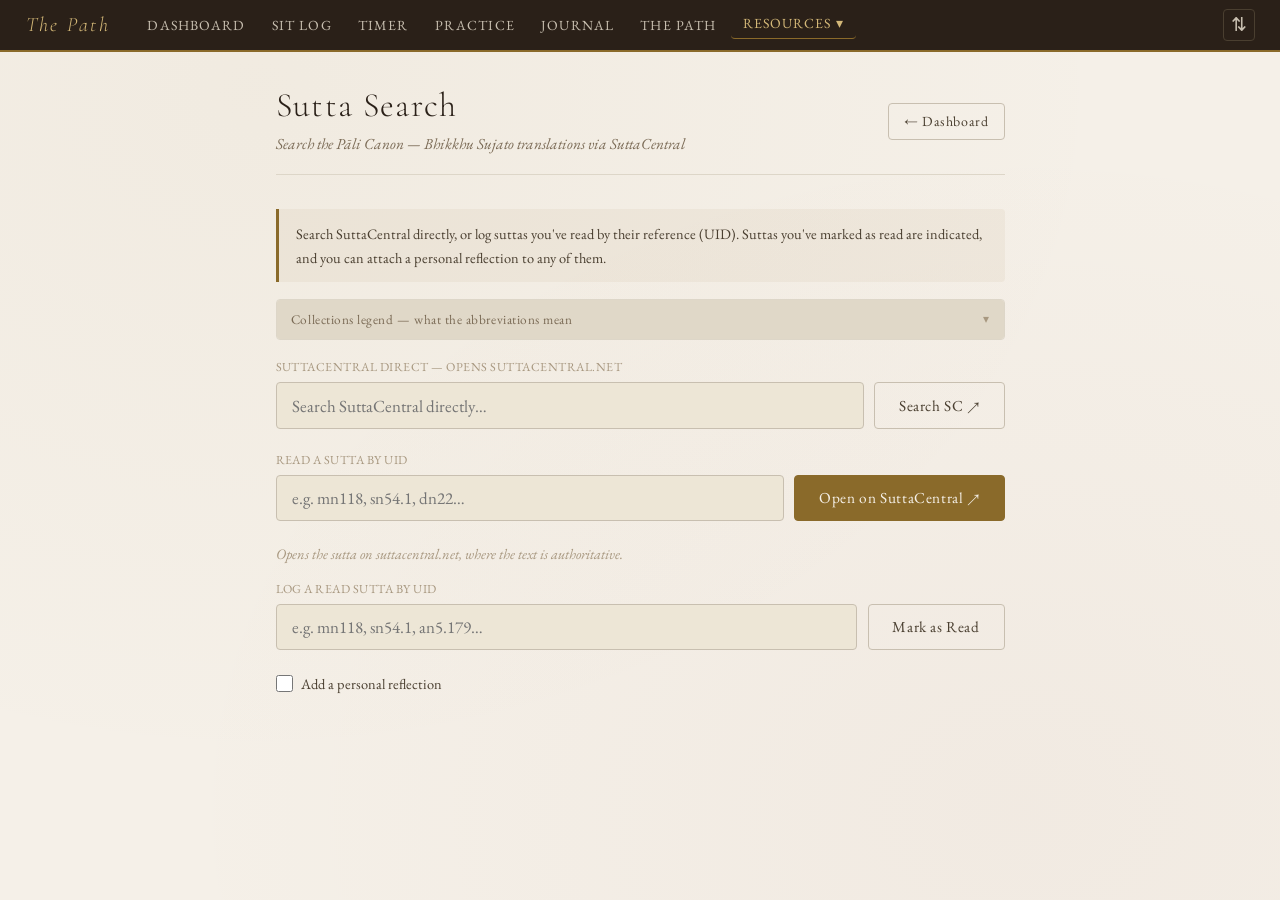
<file: suttas.html>
<!DOCTYPE html>
<html lang="en">
<head>
<meta charset="UTF-8"/>
<meta name="viewport" content="width=device-width,initial-scale=1.0"/>
<title>The Path — Sutta Search</title>
<link rel="stylesheet" href="style.css"/>
<style>
.search-wrap {
  display: flex;
  gap: 0.6rem;
  margin-bottom: 1.25rem;
}
.search-wrap input[type=text] {
  flex: 1;
  background: var(--paper-dark);
  border: 1px solid var(--stone);
  border-radius: var(--radius);
  padding: 0.65rem 0.9rem;
  font-family: var(--font-body);
  font-size: 1rem;
  color: var(--ink);
}
.search-wrap input:focus {
  outline: none;
  border-color: var(--gold);
}
.result-count {
  font-size: 0.82rem;
  color: var(--ink-faint);
  font-style: italic;
  margin-bottom: 1rem;
  min-height: 1.2rem;
}
/* Result list */
.sutta-result {
  border-bottom: 1px solid var(--stone-light);
  padding: 0.85rem 0;
  cursor: pointer;
}
.sutta-result:last-child { border-bottom: none; }
.sutta-result:hover .sutta-title { color: var(--gold); }
.sutta-header {
  display: flex;
  align-items: baseline;
  gap: 0.6rem;
  flex-wrap: wrap;
  margin-bottom: 0.25rem;
}
.sutta-uid {
  font-family: var(--font-mono);
  font-size: 0.78rem;
  color: var(--gold);
  font-weight: 600;
  text-transform: uppercase;
}
.sutta-title {
  font-family: var(--font-display);
  font-size: 1.05rem;
  color: var(--ink);
  transition: color 0.15s;
}
.sutta-collection {
  font-size: 0.78rem;
  color: var(--ink-faint);
  font-style: italic;
}
.sutta-blurb {
  font-size: 0.88rem;
  color: var(--ink-mid);
  line-height: 1.6;
  margin-top: 0.2rem;
}
.sutta-relevance {
  font-size: 0.8rem;
  color: var(--ink-faint);
  font-style: italic;
  margin-top: 0.3rem;
  border-left: 2px solid var(--stone-light);
  padding-left: 0.6rem;
}
.read-tag {
  display: inline-block;
  font-size: 0.7rem;
  padding: 0.1rem 0.45rem;
  border: 1px solid var(--gold);
  border-radius: 999px;
  color: var(--gold);
  background: rgba(138,106,42,0.08);
  letter-spacing: 0.04em;
  vertical-align: middle;
  margin-left: 0.3rem;
}

/* Sutta reader */
#sutta-reader {
  display: none;
}
.reader-header {
  display: flex;
  justify-content: space-between;
  align-items: flex-start;
  margin-bottom: 1.25rem;
  gap: 1rem;
}
.reader-meta {
  flex: 1;
}
.reader-uid {
  font-family: var(--font-mono);
  font-size: 0.8rem;
  color: var(--gold);
  font-weight: 600;
  margin-bottom: 0.2rem;
}
.reader-title {
  font-family: var(--font-display);
  font-size: 1.4rem;
  font-weight: 400;
  color: var(--ink);
  margin-bottom: 0.3rem;
}
.reader-collection {
  font-size: 0.85rem;
  color: var(--ink-faint);
  font-style: italic;
}
.reader-actions {
  display: flex;
  gap: 0.5rem;
  align-items: center;
  flex-shrink: 0;
}
.sutta-text {
  font-family: var(--font-body);
  font-size: 0.97rem;
  line-height: 1.85;
  color: var(--ink-mid);
}
.sutta-text p {
  margin-bottom: 0.9rem;
}
.sutta-text .speaker {
  font-weight: 600;
  color: var(--ink-light);
  font-size: 0.85rem;
  letter-spacing: 0.04em;
  text-transform: uppercase;
  display: block;
  margin: 1.2rem 0 0.3rem;
}
.sutta-text .verse {
  margin-left: 1.5rem;
  font-style: italic;
  border-left: 2px solid var(--stone-light);
  padding-left: 0.75rem;
  margin-bottom: 0.75rem;
}
.sutta-text .section-title {
  font-family: var(--font-display);
  font-size: 1.05rem;
  font-weight: 600;
  color: var(--ink);
  margin: 1.5rem 0 0.5rem;
}
.sc-link {
  font-size: 0.8rem;
  color: var(--gold);
  text-decoration: underline;
  text-decoration-style: dotted;
}

/* Loading */
.loading-msg {
  font-style: italic;
  color: var(--ink-faint);
  font-size: 0.9rem;
  padding: 1rem 0;
}

/* Read checkbox */
.read-check-wrap {
  display: flex;
  align-items: center;
  gap: 0.5rem;
  font-size: 0.85rem;
  color: var(--ink-mid);
}
.read-check-wrap input[type=checkbox] {
  width: 1rem;
  height: 1rem;
  accent-color: var(--gold);
}

.def-tile { border: 1px solid var(--stone-light); border-radius: var(--radius); margin-bottom: 1rem; overflow: hidden; }
.def-tile-header { display: flex; justify-content: space-between; align-items: center; padding: 0.5rem 0.85rem; background: var(--paper-deep); cursor: pointer; user-select: none; font-size: 0.78rem; letter-spacing: 0.04em; color: var(--ink-light); }
.def-tile-header:hover { background: var(--stone-light); }
.def-tile-arrow { font-size: 0.7rem; color: var(--ink-faint); transition: transform 0.2s; }
.def-tile-body { display: none; padding: 0.85rem 1rem; font-size: 0.88rem; line-height: 1.7; color: var(--ink-mid); border-top: 1px solid var(--stone-light); background: var(--paper); }
.def-tile.open .def-tile-arrow { transform: rotate(180deg); }
.def-tile.open .def-tile-body { display: block; }
.legend-row { display: grid; grid-template-columns: 3.5rem 1fr; gap: 0.5rem 0.75rem; align-items: baseline; }
.legend-uid { font-family: var(--font-mono); font-size: 0.8rem; color: var(--gold); font-weight: 600; }
.legend-name { font-size: 0.88rem; color: var(--ink-mid); }
.legend-group-label { font-size: 0.72rem; text-transform: uppercase; letter-spacing: 0.06em; color: var(--gold); margin: 0.85rem 0 0.4rem; font-weight: 500; }
.legend-group-label:first-child { margin-top: 0; }
</style>
<link rel="manifest" href="manifest.json"/>
<meta name="theme-color" content="#8a6a2a"/>
<meta name="apple-mobile-web-app-capable" content="yes"/>
<meta name="apple-mobile-web-app-status-bar-style" content="default"/>
<link rel="apple-touch-icon" href="icon-192.png"/>
</head>
<body>
<div id="nav-mount"></div>
<div class="page-wrap">

  <div class="page-header">
    <div class="flex-between">
      <div>
        <div class="page-title">Sutta Search</div>
        <div class="page-subtitle">Search the Pāli Canon — Bhikkhu Sujato translations via SuttaCentral</div>
      </div>
      <a href="index.html" class="btn btn-outline btn-sm">← Dashboard</a>
    </div>
  </div>

  <!-- Search panel -->
  <div id="search-panel">
    <div class="notice small mb-2">
            Search SuttaCentral directly, or log suttas you've read by their reference (UID).
      Suttas you've marked as read are indicated, and you can attach a personal reflection to any of them.
    </div>

    <div class="def-tile" id="def-collections">
      <div class="def-tile-header" onclick="toggleTile('def-collections')">
        <span>Collections legend — what the abbreviations mean</span>
        <span class="def-tile-arrow">▾</span>
      </div>
      <div class="def-tile-body" id="collections-legend-body">
      <div class="legend-group-label">The Four Primary Nikāyas</div>
      <div class="legend-row">
        <span class="legend-uid">DN</span><span class="legend-name">Dīgha Nikāya — the long discourses (34 suttas)</span>
        <span class="legend-uid">MN</span><span class="legend-name">Majjhima Nikāya — the middle-length discourses (152)</span>
        <span class="legend-uid">SN</span><span class="legend-name">Saṃyutta Nikāya — connected discourses, grouped by theme (2,889)</span>
        <span class="legend-uid">AN</span><span class="legend-name">Aṅguttara Nikāya — numbered discourses, grouped by count (2,344)</span>
      </div>

      <div class="legend-group-label">Khuddaka Nikāya — the "Minor Collection" (early strata)</div>
      <div class="legend-row">
        <span class="legend-uid">Dhp</span><span class="legend-name">Dhammapada — 423 verses on the path; the most beloved</span>
        <span class="legend-uid">Ud</span><span class="legend-name">Udāna — 80 "inspired utterances" of the Buddha</span>
        <span class="legend-uid">Iti</span><span class="legend-name">Itivuttaka — 112 short "thus it was said" teachings</span>
        <span class="legend-uid">Snp</span><span class="legend-name">Sutta Nipāta — among the oldest texts; includes the Aṭṭhaka &amp; Pārāyana</span>
        <span class="legend-uid">Thag</span><span class="legend-name">Theragāthā — verses of the elder monks</span>
        <span class="legend-uid">Thig</span><span class="legend-name">Therīgāthā — verses of the elder nuns; earliest women&#39;s spiritual poetry</span>
        <span class="legend-uid">Kp</span><span class="legend-name">Khuddakapāṭha — short passages for recitation</span>
      </div>

      <div class="legend-group-label">Khuddaka Nikāya — narrative &amp; later material</div>
      <div class="legend-row">
        <span class="legend-uid">Ja</span><span class="legend-name">Jātaka — past-life stories of the Buddha</span>
        <span class="legend-uid">Vv</span><span class="legend-name">Vimānavatthu — stories of heavenly rebirths</span>
        <span class="legend-uid">Pv</span><span class="legend-name">Petavatthu — stories of ghost (peta) rebirths</span>
        <span class="legend-uid">Paṭis</span><span class="legend-name">Paṭisambhidāmagga — analytical treatise</span>
        <span class="legend-uid">Nett</span><span class="legend-name">Nettippakaraṇa — guide to interpretation</span>
      </div>

      <div class="small faint italic" style="margin-top:0.85rem">
        For a practitioner, the four Nikāyas together with the Sutta Nipāta, Udāna, Itivuttaka, and Dhammapada
        sit closest to the Buddha&#39;s direct teaching. The narrative collections (Jātaka, Vimāna, Peta) are
        later and more devotional in character.
      </div>
      </div>
    </div>

    <div class="small faint" style="margin-bottom:0.3rem;margin-top:0.75rem;letter-spacing:0.04em;text-transform:uppercase;font-size:0.72rem">SuttaCentral Direct — opens suttacentral.net</div>
    <div class="search-wrap">
      <input type="text" id="sc-search-input"
             placeholder="Search SuttaCentral directly…"
             onkeydown="if(event.key==='Enter'){var q=this.value.trim();if(q)window.open('https://suttacentral.net/search?query='+encodeURIComponent(q),'_blank');}"/>
      <button class="btn btn-outline" onclick="(function(){var q=document.getElementById('sc-search-input').value.trim();if(q)window.open('https://suttacentral.net/search?query='+encodeURIComponent(q),'_blank');})()">Search SC ↗</button>
    </div>

    <!-- Open a sutta on SuttaCentral -->
    <div class="small faint" style="margin-bottom:0.3rem;margin-top:0.75rem;letter-spacing:0.04em;text-transform:uppercase;font-size:0.72rem">Read a sutta by UID</div>
    <div class="search-wrap">
      <input type="text" id="read-uid-input"
             placeholder="e.g. mn118, sn54.1, dn22…"
             onkeydown="if(event.key==='Enter') openOnSuttaCentral()"/>
      <button class="btn btn-gold" onclick="openOnSuttaCentral()">Open on SuttaCentral ↗</button>
    </div>
    <div class="small faint" style="margin-top:0.3rem;font-style:italic">Opens the sutta on suttacentral.net, where the text is authoritative.</div>

    <!-- Manual read logging -->
    <div class="small faint" style="margin-bottom:0.3rem;margin-top:0.75rem;letter-spacing:0.04em;text-transform:uppercase;font-size:0.72rem">Log a read sutta by UID</div>
    <div class="search-wrap">
      <input type="text" id="manual-uid-input"
             placeholder="e.g. mn118, sn54.1, an5.179…"
             onkeydown="if(event.key==='Enter') markManualRead()"/>
      <button class="btn btn-outline" onclick="markManualRead()">Mark as Read</button>
    </div>
    <div class="read-check-wrap" style="margin-top:0.4rem">
      <input type="checkbox" id="manual-reflect-toggle" onchange="toggleManualReflection()"/>
      <label for="manual-reflect-toggle">Add a personal reflection</label>
    </div>
    <div id="manual-reflection-box" style="display:none;margin-top:0.5rem">
      <textarea id="manual-reflection-text" rows="4"
        placeholder="What stood out? How does it meet your practice? Any questions it raises…"
        style="width:100%;box-sizing:border-box;resize:vertical;font-family:var(--font-body);font-size:0.95rem"></textarea>
    </div>
  </div>

</div>
<div id="toast"></div>
<script src="data.js"></script>
<script>
document.getElementById('nav-mount').innerHTML = renderNav('suttas');

// In-app sutta reading was removed: reconstructing canonical text from a
// segmented API risked mis-ordering (and thus distorting) the text. Suttas
// now open directly on suttacentral.net, where the text is authoritative.
// Read-tracking and personal reflections remain, logged by UID.

// ── Pāli term glossary linking ────────────────────────────
const PALI_LINK_MAP = {
  'jhāna': 'jhana', 'jhana': 'jhana',
  'samādhi': 'samadhi-g', 'samadhi': 'samadhi-g',
  'sīla': 'sila-g', 'sila': 'sila-g',
  'paññā': 'panna', 'panna': 'panna',
  'mettā': 'metta', 'metta': 'metta',
  'karuṇā': 'karuna', 'karuna': 'karuna',
  'muditā': 'mudita', 'mudita': 'mudita',
  'upekkhā': 'upekkha', 'upekkha': 'upekkha',
  'sati': 'sati', 'ānāpānasati': 'anapana', 'anapanasati': 'anapana',
  'dukkha': 'dukkha', 'anicca': 'anicca', 'anattā': 'anatta', 'anatta': 'anatta',
  'nibbāna': 'nibbana', 'nibbana': 'nibbana',
  'taṇhā': 'tanha', 'tanha': 'tanha',
  'kamma': 'kamma', 'cetanā': 'cetana',
  'vedanā': 'vedana-g', 'vedana': 'vedana-g',
  'avijjā': 'avijja-g', 'avijja': 'avijja-g',
  'pīti': 'piti', 'piti': 'piti',
  'sukha': 'sukha', 'vitakka': 'vitakka', 'vicāra': 'vicara',
  'ekaggatā': 'ekaggata', 'ekaggata': 'ekaggata',
  'brahmavihāra': 'brahmavihara', 'brahmavihara': 'brahmavihara',
  'satipaṭṭhāna': 'satipatthana', 'satipatthana': 'satipatthana',
  'bojjhaṅga': 'bojjhanga', 'viriya': 'viriya',
  'saddhā': 'saddha', 'saddha': 'saddha',
  'paṭicca-samuppāda': 'paticca', 'paticca-samuppada': 'paticca',
  'sotāpanna': 'sotapanna', 'sotapanna': 'sotapanna',
  'arahant': 'arahant', 'nirodha': 'dukkha-nirodha',
  'upādāna': 'upadana', 'upadana': 'upadana',
  'saṅkhāra': 'sankhara-g', 'sankhara': 'sankhara-g',
  'kilesa': 'kilesa', 'āsava': 'asava', 'asava': 'asava',
  'dāna': 'dana', 'dana': 'dana',
  'nekkhamma': 'nekkhamma', 'khanti': 'khanti',
  'yoniso-manasikāra': 'yoniso', 'sampajañña': 'sampajanna',
};

// ── Read tracking ─────────────────────────────────────────
function getReadSuttas() {
  const data = loadData();
  return new Set(data.readSuttas || []);
}

function openOnSuttaCentral() {
  const raw = document.getElementById('read-uid-input').value.trim().toLowerCase();
  if (!raw) return;
  if (!/^[a-z]{1,6}[0-9]/.test(raw)) { toast('Enter a valid UID — e.g. mn118'); return; }
  window.open('https://suttacentral.net/' + encodeURIComponent(raw) + '/en/sujato', '_blank', 'noopener');
}

function renderReadTags() {
  const read = getReadSuttas();
  document.querySelectorAll('.sutta-result[data-uid]').forEach(el => {
    const uid = el.dataset.uid;
    const existing = el.querySelector('.read-tag');
    if (read.has(uid) && !existing) {
      const tag = document.createElement('span');
      tag.className = 'read-tag';
      tag.textContent = 'Read';
      el.querySelector('.sutta-header').appendChild(tag);
    } else if (!read.has(uid) && existing) {
      existing.remove();
    }
  });
}

// ── Search ────────────────────────────────────────────────


// ── Open sutta ────────────────────────────────────────────
function toggleTile(id) {
  const t = document.getElementById(id);
  if (t) t.classList.toggle('open');
}

function toast(msg, dur=2500) {
  const t = document.getElementById('toast');
  t.textContent = msg;
  t.classList.add('show');
  setTimeout(() => t.classList.remove('show'), dur);
}
function toggleManualReflection() {
  const box = document.getElementById('manual-reflection-box');
  const toggle = document.getElementById('manual-reflect-toggle');
  box.style.display = toggle.checked ? 'block' : 'none';
  if (toggle.checked) document.getElementById('manual-reflection-text').focus();
}

function markManualRead() {
  const raw = document.getElementById('manual-uid-input').value.trim().toLowerCase();
  if (!raw) return;
  if (!/^[a-z]{1,6}[0-9]/.test(raw)) {
    toast('Enter a valid UID — e.g. mn118, sn54.1');
    return;
  }
  const reflection = document.getElementById('manual-reflection-text').value.trim();
  const data = loadData();
  if (!data.readSuttas) data.readSuttas = [];
  if (!data.suttaReflections) data.suttaReflections = {};

  const set = new Set(data.readSuttas);
  const alreadyRead = set.has(raw);
  set.add(raw);
  data.readSuttas = [...set];

  if (reflection) data.suttaReflections[raw] = reflection;

  saveData(data);
  autoSync();

  if (alreadyRead && reflection) {
    toast(raw.toUpperCase() + ' — reflection saved ✓');
  } else if (alreadyRead) {
    toast(raw.toUpperCase() + ' already marked as read');
  } else {
    toast(raw.toUpperCase() + (reflection ? ' read + reflection saved ✓' : ' marked as read ✓'));
  }

  document.getElementById('manual-uid-input').value = '';
  document.getElementById('manual-reflection-text').value = '';
  document.getElementById('manual-reflect-toggle').checked = false;
  document.getElementById('manual-reflection-box').style.display = 'none';
  if (typeof renderReadTags === 'function') renderReadTags();
}

</script>
<script>
// Register the service worker (enables install-as-app and offline use)
if ('serviceWorker' in navigator) {
  window.addEventListener('load', () => {
    navigator.serviceWorker.register('service-worker.js').catch(() => {});
  });
}
</script>
</body>
</html>
</file>
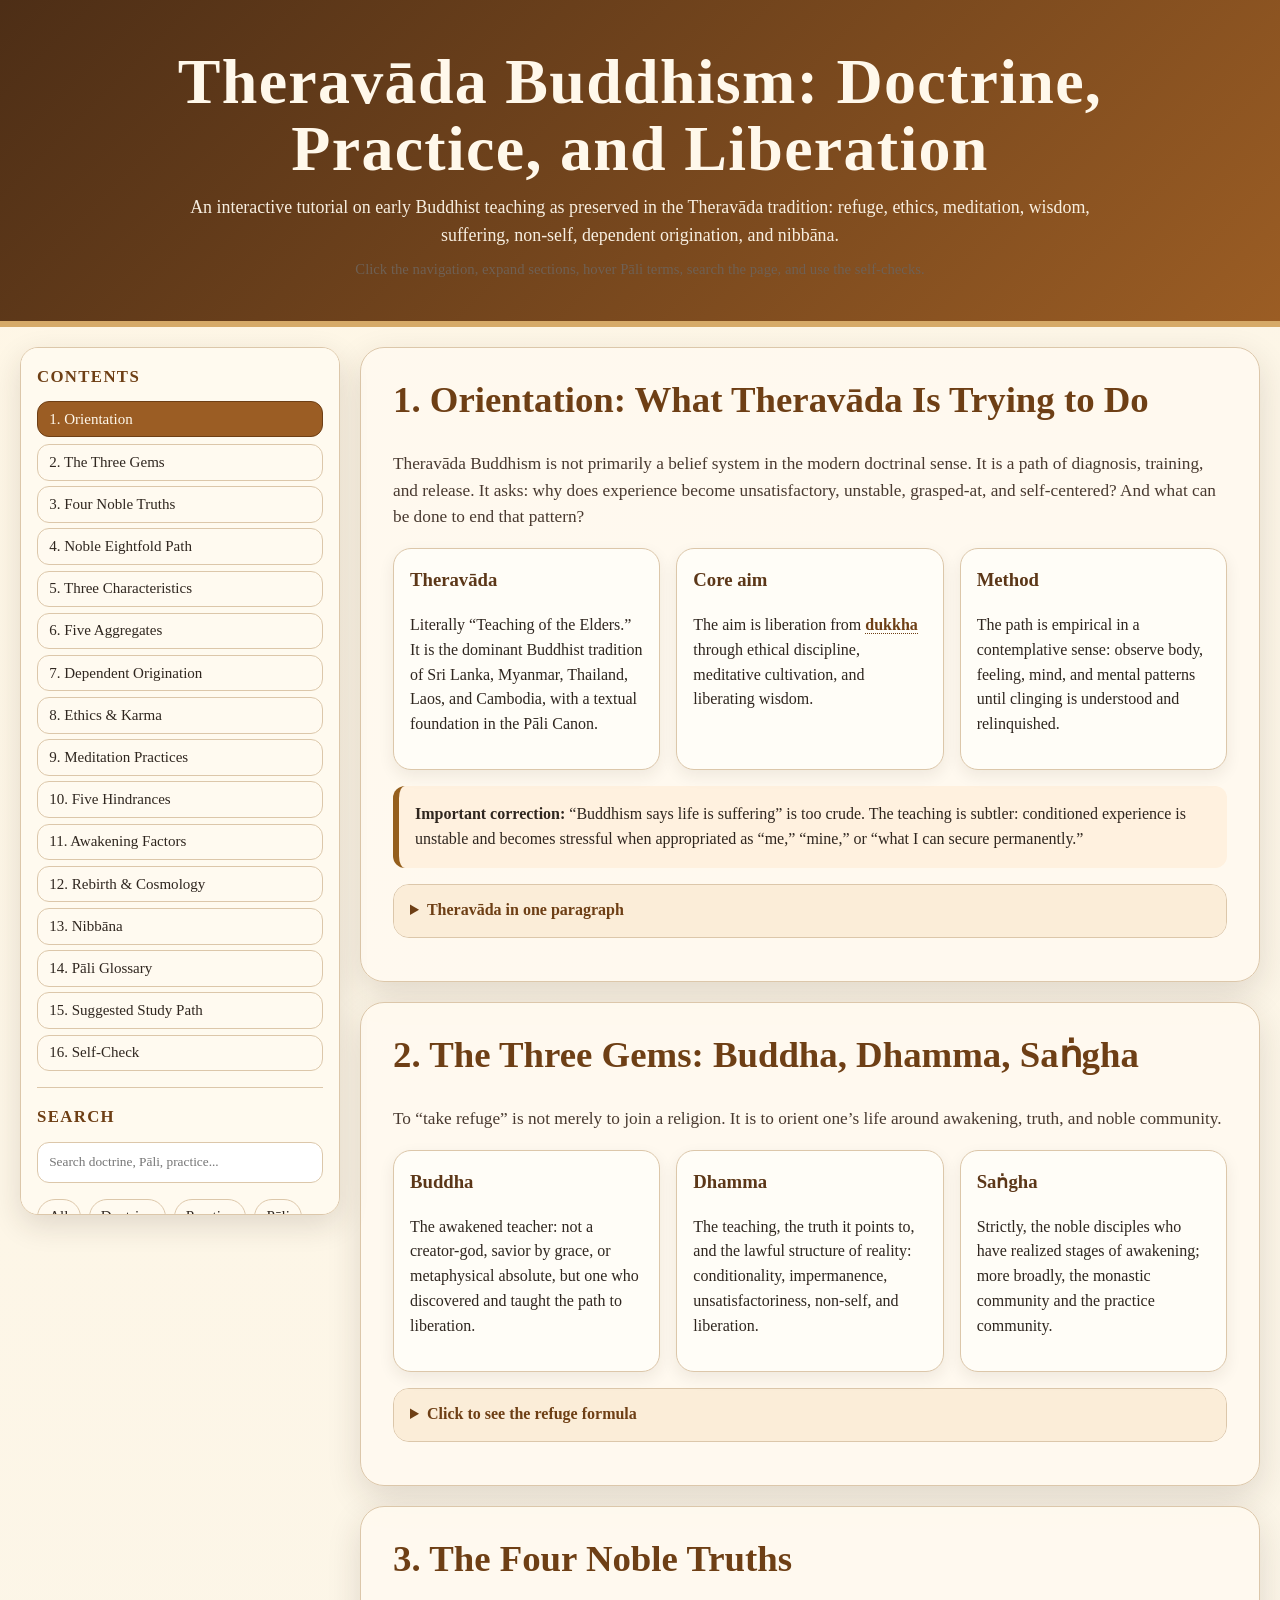
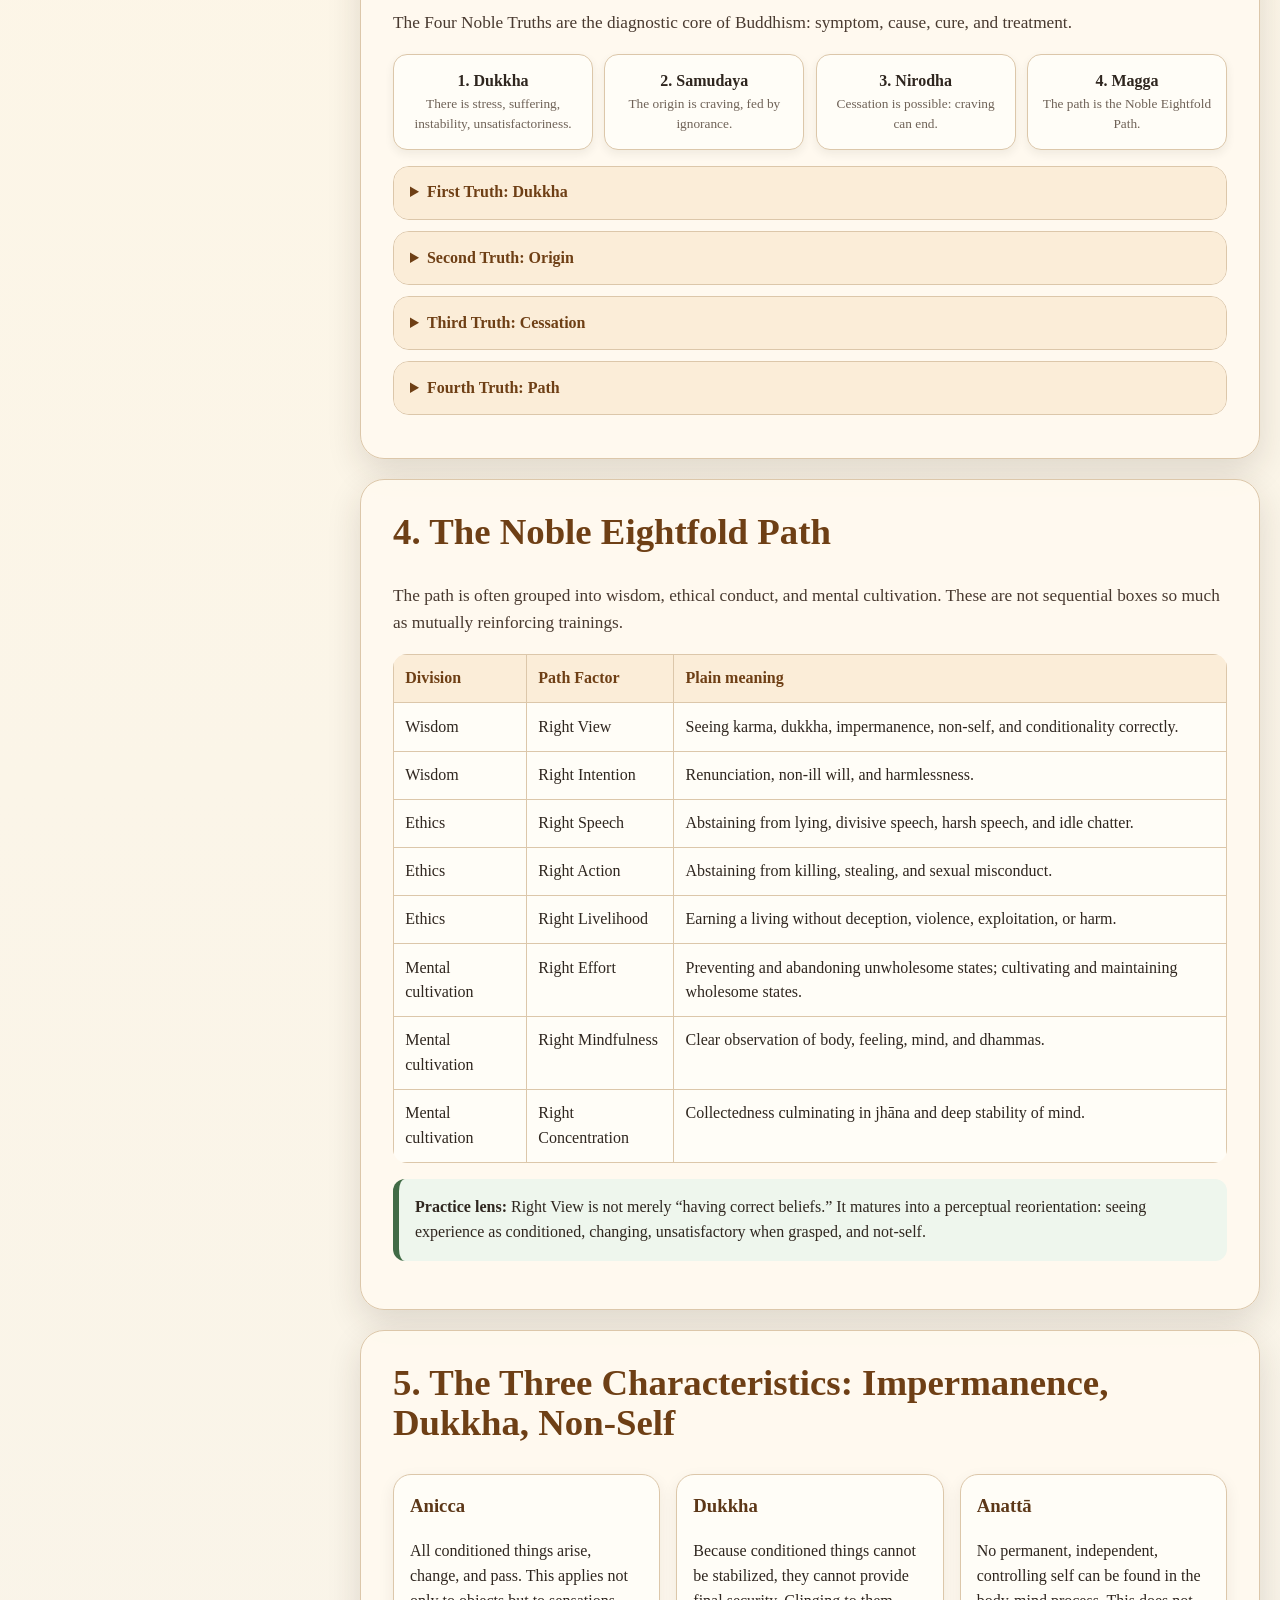
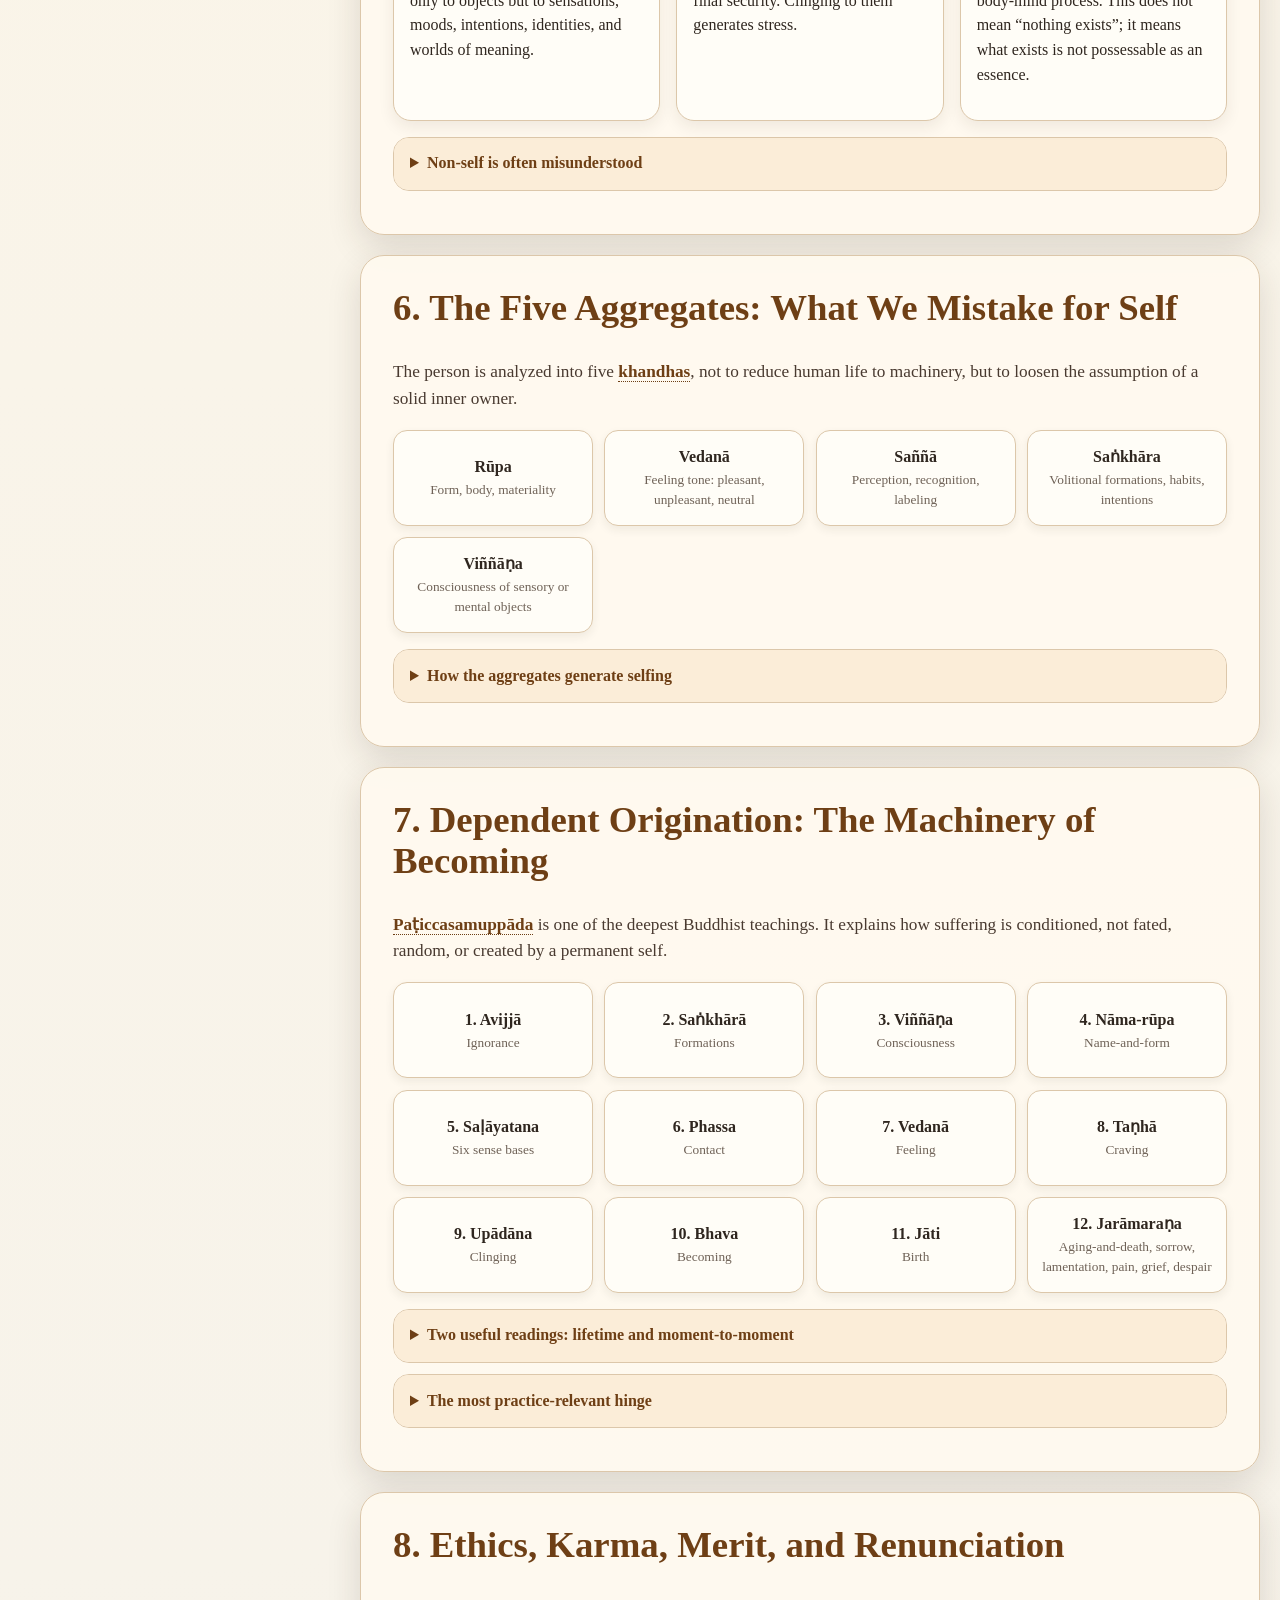
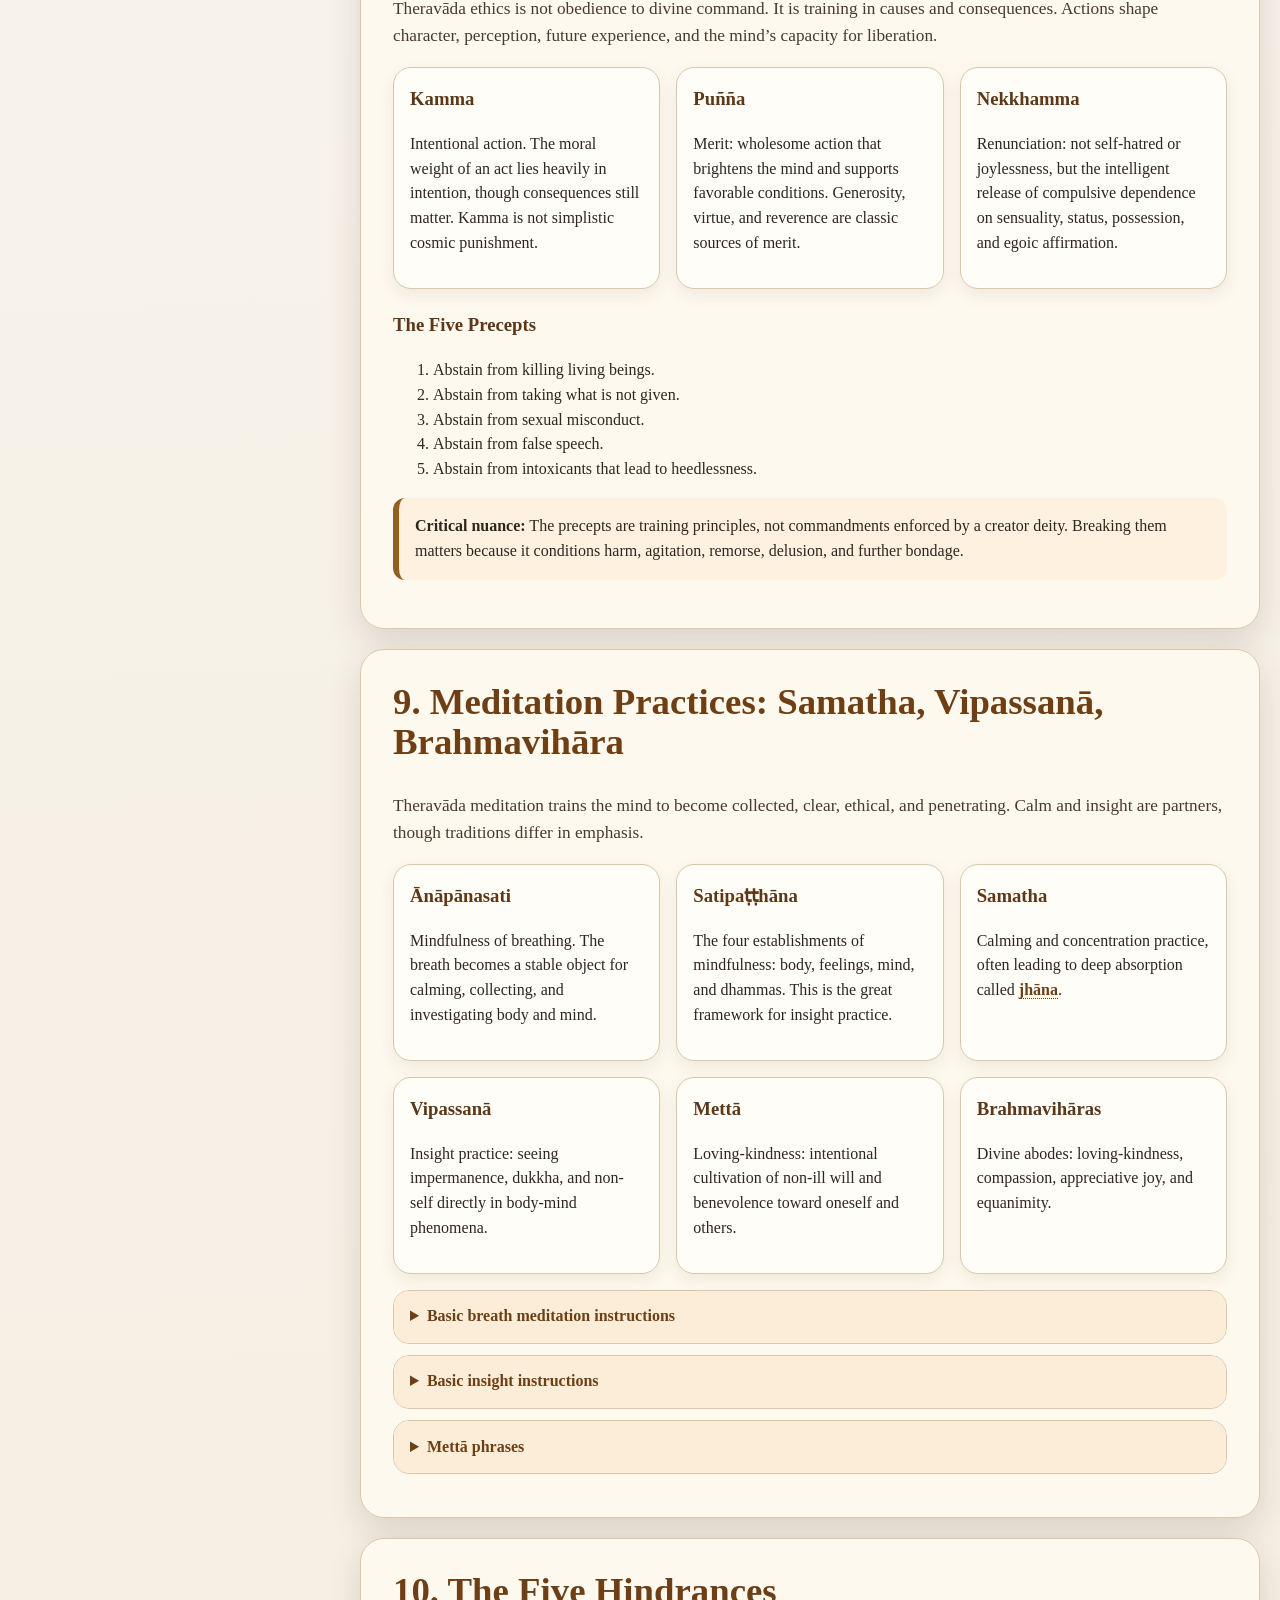
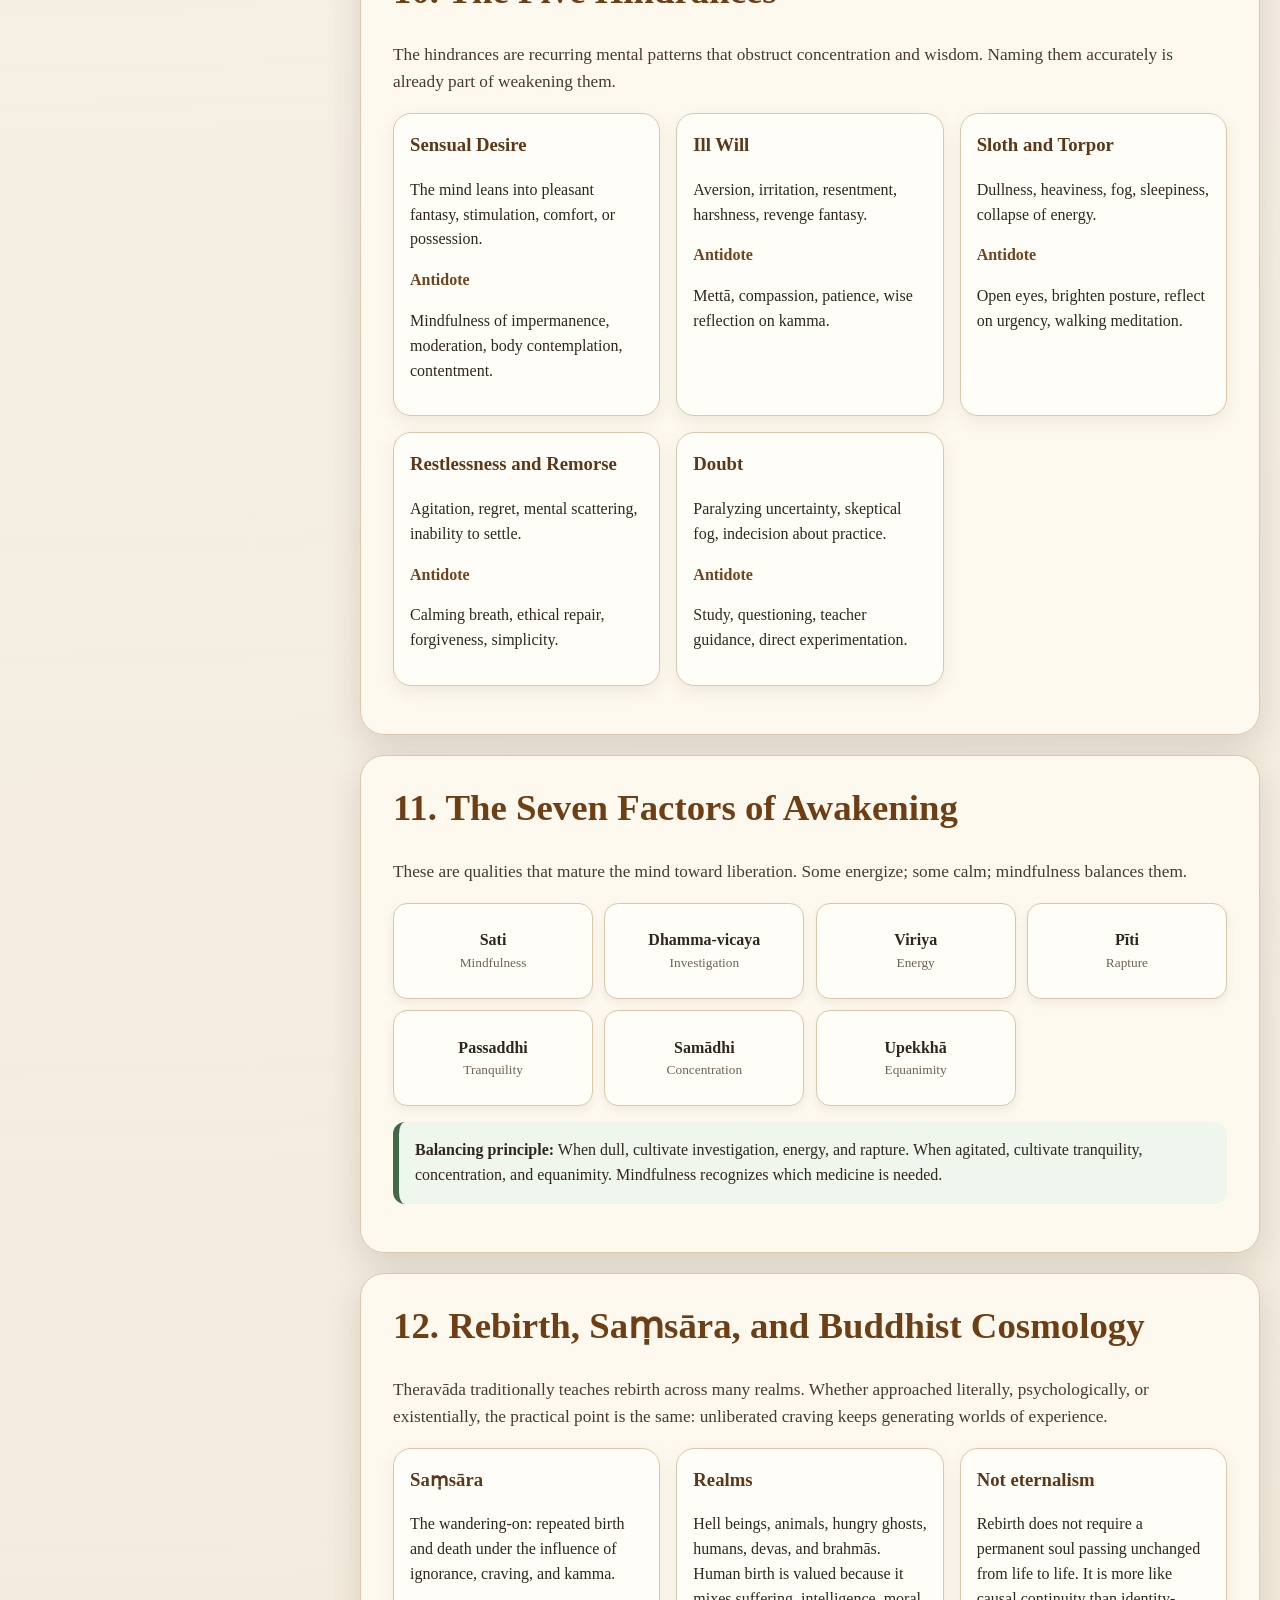
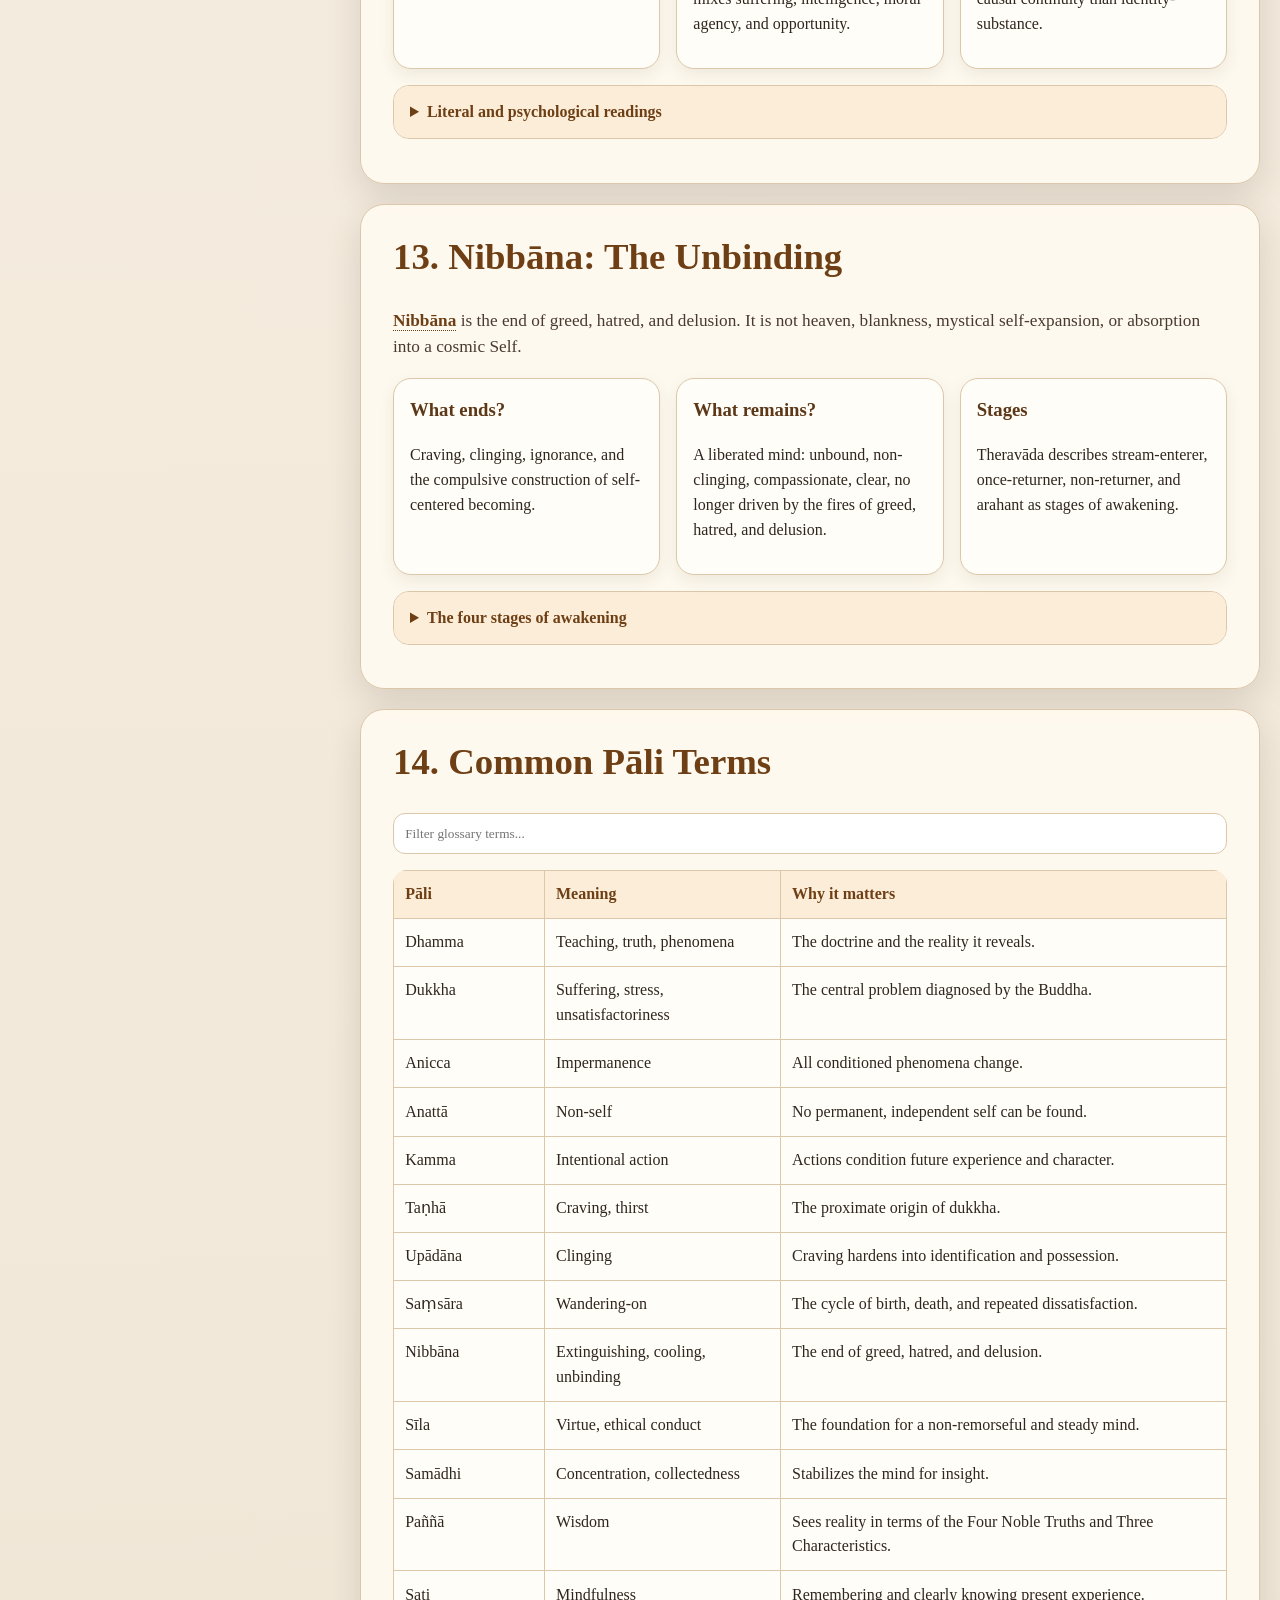
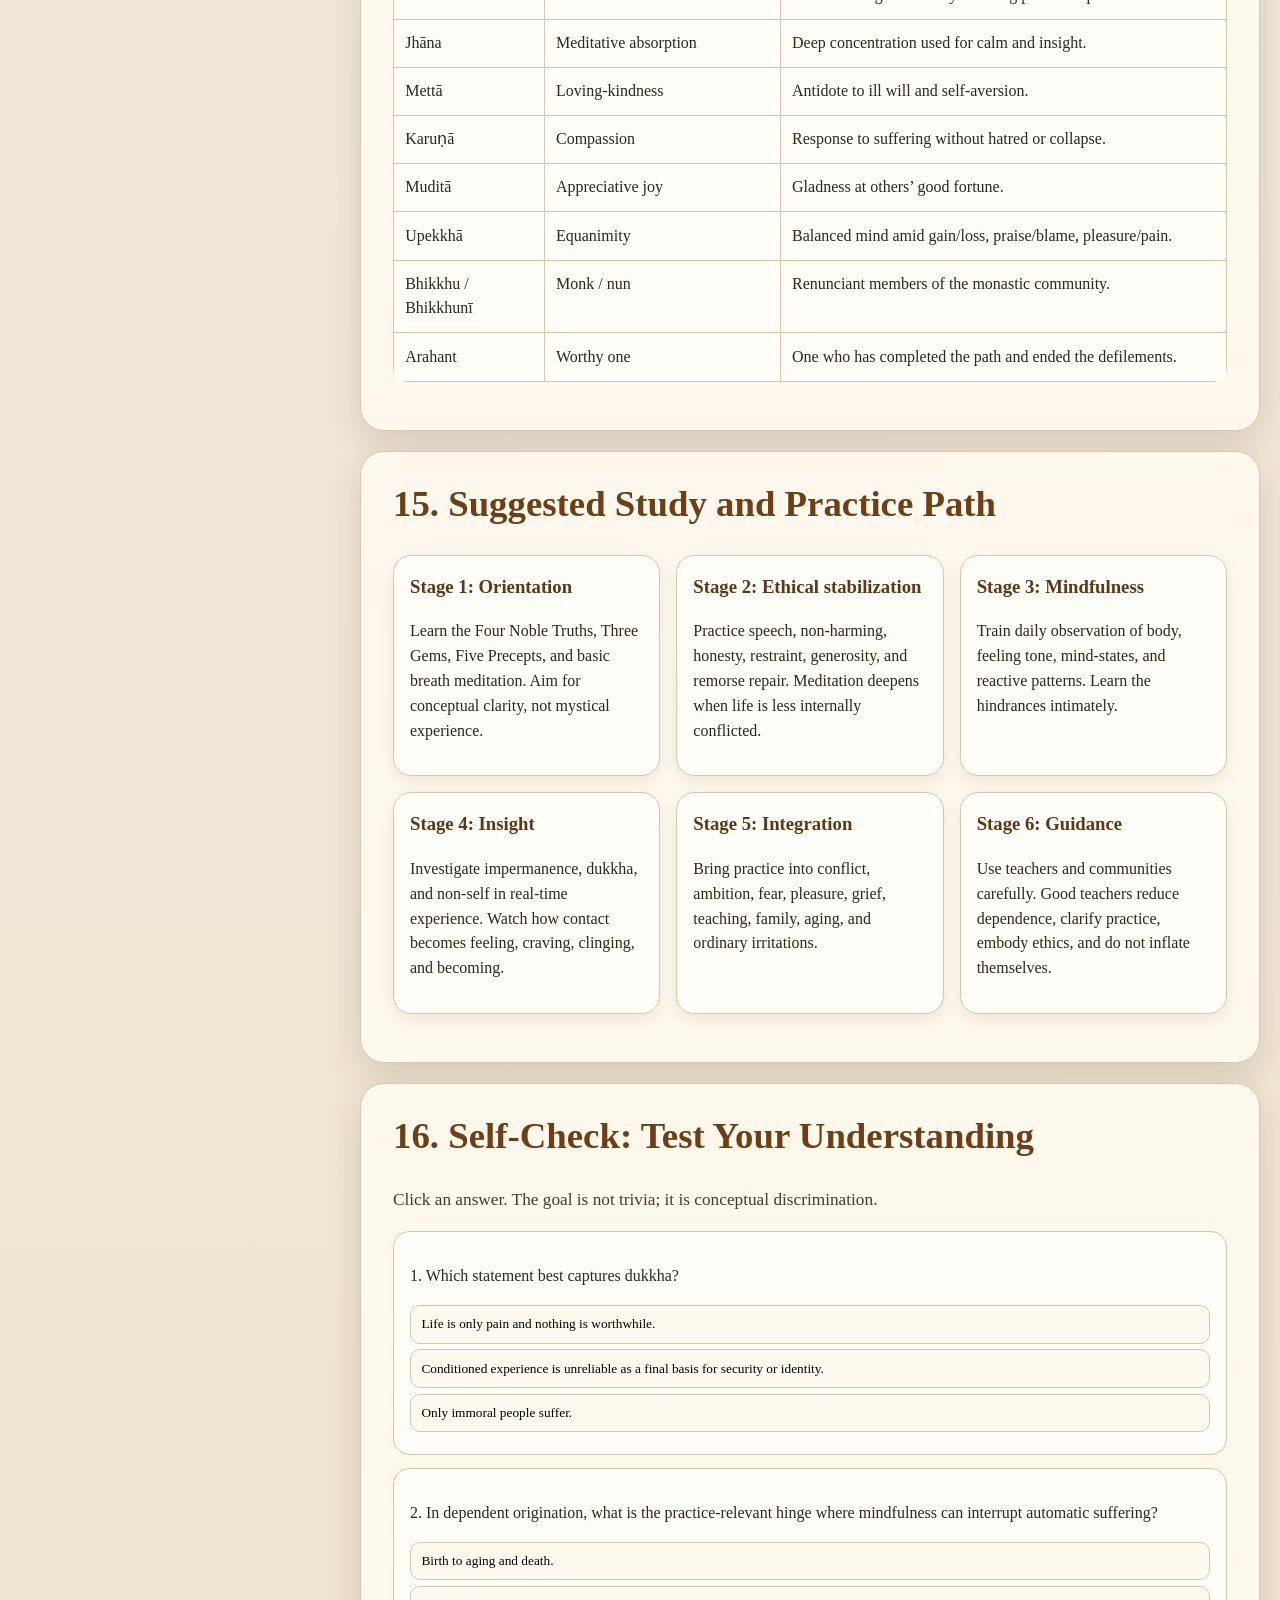
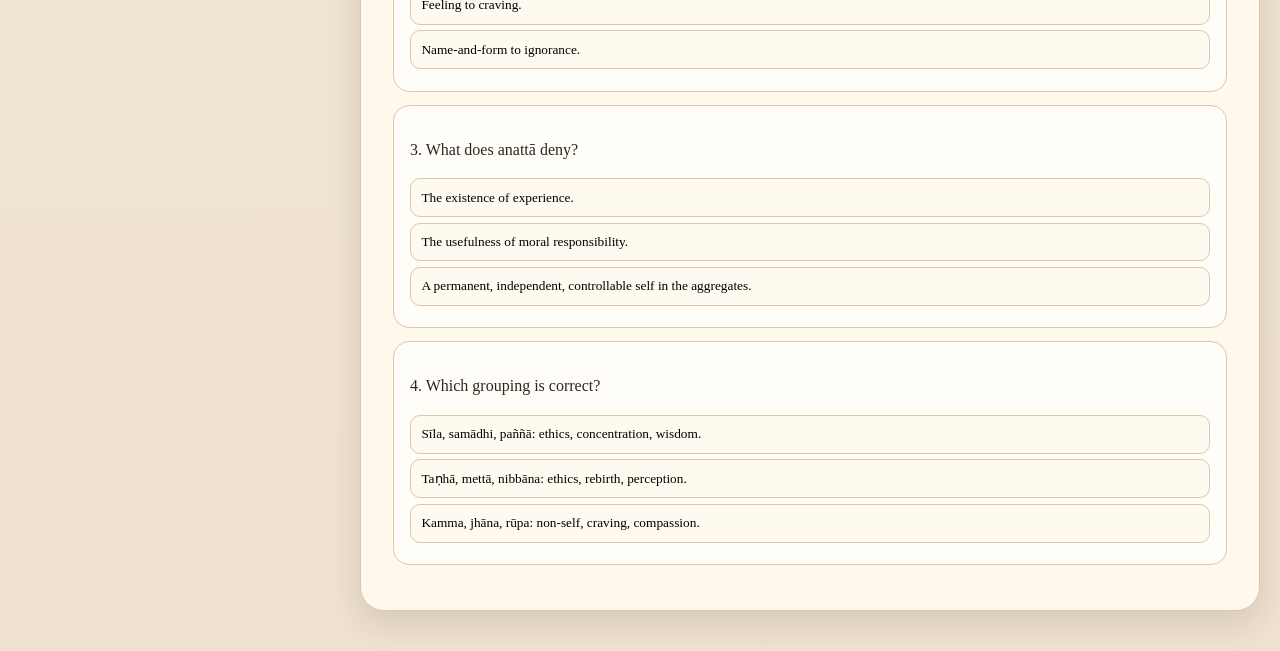
<file: theravada_buddhism_interactive_tutorial.html>
<!DOCTYPE html>
<html lang="en">
<head>
  <meta charset="UTF-8" />
  <meta name="viewport" content="width=device-width, initial-scale=1.0" />
  <title>Theravāda Buddhism: Interactive Doctrine & Practice Tutorial</title>
  <style>
    :root {
      --bg: #f7f3ea;
      --panel: #fffaf0;
      --ink: #2f261f;
      --muted: #6f6257;
      --accent: #9b5d24;
      --accent-dark: #6e3f15;
      --accent-soft: #ead7bd;
      --border: #dcc7aa;
      --success: #416b46;
      --warning: #955f1d;
      --shadow: rgba(47, 38, 31, 0.14);
    }

    * { box-sizing: border-box; }

    html { scroll-behavior: smooth; }

    body {
      margin: 0;
      font-family: Georgia, 'Times New Roman', serif;
      line-height: 1.55;
      color: var(--ink);
      background: radial-gradient(circle at top left, #fff7e6, var(--bg) 40%, #efe2cf 100%);
    }

    header {
      padding: 3rem 1.25rem 2rem;
      text-align: center;
      background: linear-gradient(135deg, #4d2e16, #9b5d24);
      color: #fff8eb;
      border-bottom: 6px solid #d6aa68;
    }

    header h1 {
      margin: 0 auto 0.75rem;
      max-width: 980px;
      font-size: clamp(2rem, 5vw, 4.2rem);
      letter-spacing: 0.02em;
      line-height: 1.05;
    }

    header p {
      margin: 0.5rem auto;
      max-width: 900px;
      font-size: 1.12rem;
      opacity: 0.95;
    }

    .app {
      display: grid;
      grid-template-columns: 320px 1fr;
      gap: 1.25rem;
      max-width: 1500px;
      margin: 0 auto;
      padding: 1.25rem;
    }

    nav {
      position: sticky;
      top: 1rem;
      align-self: start;
      max-height: calc(100vh - 2rem);
      overflow: auto;
      background: rgba(255, 250, 240, 0.95);
      border: 1px solid var(--border);
      border-radius: 18px;
      box-shadow: 0 10px 30px var(--shadow);
      padding: 1rem;
    }

    nav h2 {
      font-size: 1.05rem;
      margin: 0 0 0.75rem;
      color: var(--accent-dark);
      text-transform: uppercase;
      letter-spacing: 0.08em;
    }

    .nav-button,
    .chip,
    .mini-button {
      cursor: pointer;
      border: 1px solid var(--border);
      background: #fffaf0;
      color: var(--ink);
      border-radius: 999px;
      padding: 0.55rem 0.7rem;
      transition: 0.18s ease;
      font-family: inherit;
      font-size: 0.94rem;
    }

    .nav-button {
      width: 100%;
      display: block;
      text-align: left;
      margin: 0.35rem 0;
      border-radius: 12px;
    }

    .nav-button:hover,
    .chip:hover,
    .mini-button:hover,
    .active-nav {
      background: var(--accent);
      color: #fff8eb;
      border-color: var(--accent-dark);
      transform: translateY(-1px);
    }

    .tools {
      margin-top: 1rem;
      border-top: 1px solid var(--border);
      padding-top: 1rem;
    }

    .search {
      width: 100%;
      padding: 0.7rem;
      border-radius: 12px;
      border: 1px solid var(--border);
      font-family: inherit;
      background: white;
      color: var(--ink);
    }

    main {
      min-width: 0;
    }

    section {
      background: rgba(255, 250, 240, 0.94);
      border: 1px solid var(--border);
      border-radius: 24px;
      box-shadow: 0 12px 34px var(--shadow);
      margin-bottom: 1.25rem;
      padding: clamp(1.1rem, 2.5vw, 2rem);
    }

    section h2 {
      margin-top: 0;
      color: var(--accent-dark);
      font-size: clamp(1.5rem, 3vw, 2.3rem);
      line-height: 1.1;
    }

    h3 {
      color: #5c3718;
      margin-top: 1.35rem;
    }

    h4 {
      color: #70441d;
      margin-bottom: 0.2rem;
    }

    .lead {
      font-size: 1.08rem;
      color: #493a30;
    }

    .grid {
      display: grid;
      gap: 1rem;
      grid-template-columns: repeat(auto-fit, minmax(250px, 1fr));
      margin: 1rem 0;
    }

    .card {
      background: #fffdf7;
      border: 1px solid var(--border);
      border-radius: 18px;
      padding: 1rem;
      box-shadow: 0 6px 16px rgba(47, 38, 31, 0.08);
    }

    .card h3, .card h4 { margin-top: 0; }

    .callout {
      border-left: 6px solid var(--accent);
      background: #fff4dc;
      padding: 1rem;
      border-radius: 12px;
      margin: 1rem 0;
    }

    .caution {
      border-left-color: var(--warning);
      background: #fff1df;
    }

    .practice {
      border-left-color: var(--success);
      background: #eef6ed;
    }

    .accordion {
      margin: 0.7rem 0;
      border: 1px solid var(--border);
      border-radius: 16px;
      overflow: hidden;
      background: #fffdf7;
    }

    .accordion summary {
      cursor: pointer;
      padding: 0.85rem 1rem;
      font-weight: bold;
      color: var(--accent-dark);
      background: #fbedd8;
    }

    .accordion div {
      padding: 1rem;
    }

    .chips {
      display: flex;
      flex-wrap: wrap;
      gap: 0.5rem;
      margin: 1rem 0;
    }

    .hidden { display: none !important; }

    .term {
      border-bottom: 1px dotted var(--accent-dark);
      color: var(--accent-dark);
      cursor: help;
      font-weight: bold;
    }

    .tooltip {
      position: fixed;
      max-width: 340px;
      background: #2f261f;
      color: #fff8eb;
      padding: 0.8rem;
      border-radius: 12px;
      box-shadow: 0 12px 30px rgba(0,0,0,0.25);
      z-index: 1000;
      font-size: 0.95rem;
      pointer-events: none;
    }

    .map {
      display: grid;
      grid-template-columns: repeat(auto-fit, minmax(170px, 1fr));
      gap: 0.7rem;
      margin: 1rem 0;
    }

    .node {
      border: 1px solid var(--border);
      background: #fffdf7;
      border-radius: 14px;
      padding: 0.85rem;
      text-align: center;
      min-height: 96px;
      display: flex;
      align-items: center;
      justify-content: center;
      flex-direction: column;
      box-shadow: 0 4px 10px rgba(47, 38, 31, 0.07);
    }

    .node small { color: var(--muted); }

    .quiz-question {
      border: 1px solid var(--border);
      padding: 1rem;
      border-radius: 16px;
      background: #fffdf7;
      margin: 0.8rem 0;
    }

    .quiz-question button {
      display: block;
      margin: 0.35rem 0;
      width: 100%;
      text-align: left;
      border-radius: 10px;
      border: 1px solid var(--border);
      background: #fffaf0;
      padding: 0.65rem;
      font-family: inherit;
      cursor: pointer;
    }

    .correct { background: #e5f2e3 !important; border-color: #7aa36f !important; }
    .incorrect { background: #f8dfd7 !important; border-color: #b86f58 !important; }

    .progress-wrap {
      background: #e7d6be;
      border-radius: 999px;
      overflow: hidden;
      height: 12px;
      margin: 0.8rem 0 1.1rem;
    }

    .progress-bar {
      height: 100%;
      width: 0%;
      background: linear-gradient(90deg, #9b5d24, #d09b55);
      transition: width 0.25s ease;
    }

    table {
      width: 100%;
      border-collapse: collapse;
      margin: 1rem 0;
      background: #fffdf7;
      border-radius: 14px;
      overflow: hidden;
    }

    th, td {
      border: 1px solid var(--border);
      padding: 0.7rem;
      vertical-align: top;
    }

    th {
      background: #fbedd8;
      color: var(--accent-dark);
      text-align: left;
    }

    .footer-note {
      color: var(--muted);
      font-size: 0.92rem;
    }

    @media (max-width: 900px) {
      .app { grid-template-columns: 1fr; }
      nav { position: static; max-height: none; }
    }
  </style>
<link rel="manifest" href="manifest.json"/>
<meta name="theme-color" content="#8a6a2a"/>
<meta name="apple-mobile-web-app-capable" content="yes"/>
<meta name="apple-mobile-web-app-status-bar-style" content="default"/>
<link rel="apple-touch-icon" href="icon-192.png"/>
</head>
<body>
  <header>
    <h1>Theravāda Buddhism: Doctrine, Practice, and Liberation</h1>
    <p>An interactive tutorial on early Buddhist teaching as preserved in the Theravāda tradition: refuge, ethics, meditation, wisdom, suffering, non-self, dependent origination, and nibbāna.</p>
    <p class="footer-note">Click the navigation, expand sections, hover Pāli terms, search the page, and use the self-checks.</p>
  </header>

  <div class="app">
    <nav aria-label="Tutorial navigation">
      <h2>Contents</h2>
      <button class="nav-button" data-target="orientation">1. Orientation</button>
      <button class="nav-button" data-target="three-gems">2. The Three Gems</button>
      <button class="nav-button" data-target="four-truths">3. Four Noble Truths</button>
      <button class="nav-button" data-target="eightfold-path">4. Noble Eightfold Path</button>
      <button class="nav-button" data-target="marks">5. Three Characteristics</button>
      <button class="nav-button" data-target="aggregates">6. Five Aggregates</button>
      <button class="nav-button" data-target="dependent-origination">7. Dependent Origination</button>
      <button class="nav-button" data-target="ethics">8. Ethics & Karma</button>
      <button class="nav-button" data-target="meditation">9. Meditation Practices</button>
      <button class="nav-button" data-target="hindrances">10. Five Hindrances</button>
      <button class="nav-button" data-target="awakening-factors">11. Awakening Factors</button>
      <button class="nav-button" data-target="cosmology">12. Rebirth & Cosmology</button>
      <button class="nav-button" data-target="nibbana">13. Nibbāna</button>
      <button class="nav-button" data-target="pali-glossary">14. Pāli Glossary</button>
      <button class="nav-button" data-target="study-path">15. Suggested Study Path</button>
      <button class="nav-button" data-target="self-check">16. Self-Check</button>
      <div class="tools">
        <h2>Search</h2>
        <input id="search" class="search" placeholder="Search doctrine, Pāli, practice..." />
        <div class="chips">
          <button class="chip" data-filter="all">All</button>
          <button class="chip" data-filter="doctrine">Doctrine</button>
          <button class="chip" data-filter="practice">Practice</button>
          <button class="chip" data-filter="pali">Pāli</button>
          <button class="chip" data-filter="ethics">Ethics</button>
        </div>
        <div class="progress-wrap"><div id="progress" class="progress-bar"></div></div>
        <p class="footer-note"><span id="progressText">0%</span> viewed</p>
      </div>
    </nav>

    <main>
      <section id="orientation" data-tags="doctrine pali">
        <h2>1. Orientation: What Theravāda Is Trying to Do</h2>
        <p class="lead">Theravāda Buddhism is not primarily a belief system in the modern doctrinal sense. It is a path of diagnosis, training, and release. It asks: why does experience become unsatisfactory, unstable, grasped-at, and self-centered? And what can be done to end that pattern?</p>
        <div class="grid">
          <div class="card"><h3>Theravāda</h3><p>Literally “Teaching of the Elders.” It is the dominant Buddhist tradition of Sri Lanka, Myanmar, Thailand, Laos, and Cambodia, with a textual foundation in the Pāli Canon.</p></div>
          <div class="card"><h3>Core aim</h3><p>The aim is liberation from <span class="term" data-tip="Dukkha: suffering, unsatisfactoriness, stress, unreliability, or the inability of conditioned things to provide final security.">dukkha</span> through ethical discipline, meditative cultivation, and liberating wisdom.</p></div>
          <div class="card"><h3>Method</h3><p>The path is empirical in a contemplative sense: observe body, feeling, mind, and mental patterns until clinging is understood and relinquished.</p></div>
        </div>
        <div class="callout caution"><strong>Important correction:</strong> “Buddhism says life is suffering” is too crude. The teaching is subtler: conditioned experience is unstable and becomes stressful when appropriated as “me,” “mine,” or “what I can secure permanently.”</div>
        <details class="accordion"><summary>Theravāda in one paragraph</summary><div>Human beings suffer because they misconstrue impermanent, conditioned processes as stable sources of identity and satisfaction. Craving and ignorance condition action, perception, rebirth, and repeated dissatisfaction. The Buddha teaches a path that purifies conduct, steadies attention, investigates experience, and ends clinging. Liberation is not the perfection of the personality; it is the ending of the delusion that the personality-process can be possessed as a permanent self.</div></details>
      </section>

      <section id="three-gems" data-tags="doctrine pali ethics">
        <h2>2. The Three Gems: Buddha, Dhamma, Saṅgha</h2>
        <p class="lead">To “take refuge” is not merely to join a religion. It is to orient one’s life around awakening, truth, and noble community.</p>
        <div class="grid">
          <div class="card"><h3>Buddha</h3><p>The awakened teacher: not a creator-god, savior by grace, or metaphysical absolute, but one who discovered and taught the path to liberation.</p></div>
          <div class="card"><h3>Dhamma</h3><p>The teaching, the truth it points to, and the lawful structure of reality: conditionality, impermanence, unsatisfactoriness, non-self, and liberation.</p></div>
          <div class="card"><h3>Saṅgha</h3><p>Strictly, the noble disciples who have realized stages of awakening; more broadly, the monastic community and the practice community.</p></div>
        </div>
        <details class="accordion"><summary>Click to see the refuge formula</summary><div><p><em>Buddhaṃ saraṇaṃ gacchāmi.</em> I go to the Buddha for refuge.</p><p><em>Dhammaṃ saraṇaṃ gacchāmi.</em> I go to the Dhamma for refuge.</p><p><em>Saṅghaṃ saraṇaṃ gacchāmi.</em> I go to the Saṅgha for refuge.</p></div></details>
      </section>

      <section id="four-truths" data-tags="doctrine pali">
        <h2>3. The Four Noble Truths</h2>
        <p class="lead">The Four Noble Truths are the diagnostic core of Buddhism: symptom, cause, cure, and treatment.</p>
        <div class="map">
          <div class="node"><strong>1. Dukkha</strong><small>There is stress, suffering, instability, unsatisfactoriness.</small></div>
          <div class="node"><strong>2. Samudaya</strong><small>The origin is craving, fed by ignorance.</small></div>
          <div class="node"><strong>3. Nirodha</strong><small>Cessation is possible: craving can end.</small></div>
          <div class="node"><strong>4. Magga</strong><small>The path is the Noble Eightfold Path.</small></div>
        </div>
        <details class="accordion"><summary>First Truth: Dukkha</summary><div>Dukkha includes obvious pain, the suffering of change, and the subtle unreliability of all conditioned experience. Even pleasure becomes dukkha when grasped as permanent, self-defining, or finally satisfying.</div></details>
        <details class="accordion"><summary>Second Truth: Origin</summary><div>The origin of dukkha is <span class="term" data-tip="Taṇhā: craving or thirst; the affective pull toward sensuality, becoming, or non-becoming.">taṇhā</span>: craving for sensual pleasure, craving for becoming, and craving for non-becoming. This craving is rooted in ignorance of things as they actually are.</div></details>
        <details class="accordion"><summary>Third Truth: Cessation</summary><div>Cessation is not annihilation of a self. It is the ending of craving, clinging, and ignorance. Since the “self” was never an independent essence, liberation is not self-destruction but freedom from the burden of self-making.</div></details>
        <details class="accordion"><summary>Fourth Truth: Path</summary><div>The path is a comprehensive training in view, intention, speech, action, livelihood, effort, mindfulness, and concentration.</div></details>
      </section>

      <section id="eightfold-path" data-tags="doctrine practice ethics pali">
        <h2>4. The Noble Eightfold Path</h2>
        <p class="lead">The path is often grouped into wisdom, ethical conduct, and mental cultivation. These are not sequential boxes so much as mutually reinforcing trainings.</p>
        <table>
          <tr><th>Division</th><th>Path Factor</th><th>Plain meaning</th></tr>
          <tr><td>Wisdom</td><td>Right View</td><td>Seeing karma, dukkha, impermanence, non-self, and conditionality correctly.</td></tr>
          <tr><td>Wisdom</td><td>Right Intention</td><td>Renunciation, non-ill will, and harmlessness.</td></tr>
          <tr><td>Ethics</td><td>Right Speech</td><td>Abstaining from lying, divisive speech, harsh speech, and idle chatter.</td></tr>
          <tr><td>Ethics</td><td>Right Action</td><td>Abstaining from killing, stealing, and sexual misconduct.</td></tr>
          <tr><td>Ethics</td><td>Right Livelihood</td><td>Earning a living without deception, violence, exploitation, or harm.</td></tr>
          <tr><td>Mental cultivation</td><td>Right Effort</td><td>Preventing and abandoning unwholesome states; cultivating and maintaining wholesome states.</td></tr>
          <tr><td>Mental cultivation</td><td>Right Mindfulness</td><td>Clear observation of body, feeling, mind, and dhammas.</td></tr>
          <tr><td>Mental cultivation</td><td>Right Concentration</td><td>Collectedness culminating in jhāna and deep stability of mind.</td></tr>
        </table>
        <div class="callout practice"><strong>Practice lens:</strong> Right View is not merely “having correct beliefs.” It matures into a perceptual reorientation: seeing experience as conditioned, changing, unsatisfactory when grasped, and not-self.</div>
      </section>

      <section id="marks" data-tags="doctrine pali">
        <h2>5. The Three Characteristics: Impermanence, Dukkha, Non-Self</h2>
        <div class="grid">
          <div class="card"><h3>Anicca</h3><p>All conditioned things arise, change, and pass. This applies not only to objects but to sensations, moods, intentions, identities, and worlds of meaning.</p></div>
          <div class="card"><h3>Dukkha</h3><p>Because conditioned things cannot be stabilized, they cannot provide final security. Clinging to them generates stress.</p></div>
          <div class="card"><h3>Anattā</h3><p>No permanent, independent, controlling self can be found in the body-mind process. This does not mean “nothing exists”; it means what exists is not possessable as an essence.</p></div>
        </div>
        <details class="accordion"><summary>Non-self is often misunderstood</summary><div>Non-self is not the claim that experience is fake, that moral responsibility disappears, or that a person is nothing. It is a disciplined investigation into whether any part of experience can honestly be called permanent, fully controllable, and truly “I” or “mine.” The answer is no.</div></details>
      </section>

      <section id="aggregates" data-tags="doctrine pali">
        <h2>6. The Five Aggregates: What We Mistake for Self</h2>
        <p class="lead">The person is analyzed into five <span class="term" data-tip="Khandha: aggregate, heap, or category of psycho-physical experience.">khandhas</span>, not to reduce human life to machinery, but to loosen the assumption of a solid inner owner.</p>
        <div class="map">
          <div class="node"><strong>Rūpa</strong><small>Form, body, materiality</small></div>
          <div class="node"><strong>Vedanā</strong><small>Feeling tone: pleasant, unpleasant, neutral</small></div>
          <div class="node"><strong>Saññā</strong><small>Perception, recognition, labeling</small></div>
          <div class="node"><strong>Saṅkhāra</strong><small>Volitional formations, habits, intentions</small></div>
          <div class="node"><strong>Viññāṇa</strong><small>Consciousness of sensory or mental objects</small></div>
        </div>
        <details class="accordion"><summary>How the aggregates generate selfing</summary><div>A sensation arises. Feeling tone marks it pleasant or unpleasant. Perception names it. Formations react with desire, aversion, memory, story, and intention. Consciousness knows the object. Then ignorance says: “This is me. This is mine. This is what I am.” The teaching asks us to see the process before that appropriation hardens.</div></details>
      </section>

      <section id="dependent-origination" data-tags="doctrine pali">
        <h2>7. Dependent Origination: The Machinery of Becoming</h2>
        <p class="lead"><span class="term" data-tip="Paṭiccasamuppāda: dependent origination; the principle that phenomena arise dependent on conditions.">Paṭiccasamuppāda</span> is one of the deepest Buddhist teachings. It explains how suffering is conditioned, not fated, random, or created by a permanent self.</p>
        <div class="map">
          <div class="node"><strong>1. Avijjā</strong><small>Ignorance</small></div>
          <div class="node"><strong>2. Saṅkhārā</strong><small>Formations</small></div>
          <div class="node"><strong>3. Viññāṇa</strong><small>Consciousness</small></div>
          <div class="node"><strong>4. Nāma-rūpa</strong><small>Name-and-form</small></div>
          <div class="node"><strong>5. Saḷāyatana</strong><small>Six sense bases</small></div>
          <div class="node"><strong>6. Phassa</strong><small>Contact</small></div>
          <div class="node"><strong>7. Vedanā</strong><small>Feeling</small></div>
          <div class="node"><strong>8. Taṇhā</strong><small>Craving</small></div>
          <div class="node"><strong>9. Upādāna</strong><small>Clinging</small></div>
          <div class="node"><strong>10. Bhava</strong><small>Becoming</small></div>
          <div class="node"><strong>11. Jāti</strong><small>Birth</small></div>
          <div class="node"><strong>12. Jarāmaraṇa</strong><small>Aging-and-death, sorrow, lamentation, pain, grief, despair</small></div>
        </div>
        <details class="accordion"><summary>Two useful readings: lifetime and moment-to-moment</summary><div>Traditional Theravāda often reads the twelve links across lives: ignorance and karmic formations condition rebirth and continued saṃsāra. Many teachers also emphasize a moment-to-moment reading: contact gives rise to feeling, feeling to craving, craving to clinging, clinging to a constructed identity-world. Both readings aim at the same practical insight: break ignorance and craving, and the whole mass of suffering loses its fuel.</div></details>
        <details class="accordion"><summary>The most practice-relevant hinge</summary><div>The hinge between feeling and craving is crucial. Pleasant feeling need not become grasping. Unpleasant feeling need not become aversion. Neutral feeling need not become dullness. Mindfulness creates a gap where automatic becoming can be seen and not obeyed.</div></details>
      </section>

      <section id="ethics" data-tags="ethics practice doctrine pali">
        <h2>8. Ethics, Karma, Merit, and Renunciation</h2>
        <p class="lead">Theravāda ethics is not obedience to divine command. It is training in causes and consequences. Actions shape character, perception, future experience, and the mind’s capacity for liberation.</p>
        <div class="grid">
          <div class="card"><h3>Kamma</h3><p>Intentional action. The moral weight of an act lies heavily in intention, though consequences still matter. Kamma is not simplistic cosmic punishment.</p></div>
          <div class="card"><h3>Puñña</h3><p>Merit: wholesome action that brightens the mind and supports favorable conditions. Generosity, virtue, and reverence are classic sources of merit.</p></div>
          <div class="card"><h3>Nekkhamma</h3><p>Renunciation: not self-hatred or joylessness, but the intelligent release of compulsive dependence on sensuality, status, possession, and egoic affirmation.</p></div>
        </div>
        <h3>The Five Precepts</h3>
        <ol>
          <li>Abstain from killing living beings.</li>
          <li>Abstain from taking what is not given.</li>
          <li>Abstain from sexual misconduct.</li>
          <li>Abstain from false speech.</li>
          <li>Abstain from intoxicants that lead to heedlessness.</li>
        </ol>
        <div class="callout caution"><strong>Critical nuance:</strong> The precepts are training principles, not commandments enforced by a creator deity. Breaking them matters because it conditions harm, agitation, remorse, delusion, and further bondage.</div>
      </section>

      <section id="meditation" data-tags="practice pali doctrine">
        <h2>9. Meditation Practices: Samatha, Vipassanā, Brahmavihāra</h2>
        <p class="lead">Theravāda meditation trains the mind to become collected, clear, ethical, and penetrating. Calm and insight are partners, though traditions differ in emphasis.</p>
        <div class="grid">
          <div class="card"><h3>Ānāpānasati</h3><p>Mindfulness of breathing. The breath becomes a stable object for calming, collecting, and investigating body and mind.</p></div>
          <div class="card"><h3>Satipaṭṭhāna</h3><p>The four establishments of mindfulness: body, feelings, mind, and dhammas. This is the great framework for insight practice.</p></div>
          <div class="card"><h3>Samatha</h3><p>Calming and concentration practice, often leading to deep absorption called <span class="term" data-tip="Jhāna: meditative absorption characterized by unification, rapture, pleasure, equanimity, and refined collectedness across progressive stages.">jhāna</span>.</p></div>
          <div class="card"><h3>Vipassanā</h3><p>Insight practice: seeing impermanence, dukkha, and non-self directly in body-mind phenomena.</p></div>
          <div class="card"><h3>Mettā</h3><p>Loving-kindness: intentional cultivation of non-ill will and benevolence toward oneself and others.</p></div>
          <div class="card"><h3>Brahmavihāras</h3><p>Divine abodes: loving-kindness, compassion, appreciative joy, and equanimity.</p></div>
        </div>
        <details class="accordion"><summary>Basic breath meditation instructions</summary><div><ol><li>Sit upright but not rigid.</li><li>Know the body sitting.</li><li>Let the breath breathe naturally.</li><li>Feel the breath at the nostrils, chest, or abdomen.</li><li>When the mind wanders, know that it wandered.</li><li>Return without punishment.</li><li>Gradually notice impermanence: every breath, sensation, thought, and mood changes.</li></ol></div></details>
        <details class="accordion"><summary>Basic insight instructions</summary><div>Observe phenomena as events rather than possessions: “hearing,” “thinking,” “pressure,” “warmth,” “wanting,” “resisting.” Note their arising and passing. Watch how feeling tone conditions craving. Watch how stories form around sensation. The point is not to become blank; it is to stop being hypnotized.</div></details>
        <details class="accordion"><summary>Mettā phrases</summary><div><p>May I be safe. May I be peaceful. May I be healthy. May I live with ease.</p><p>May you be safe. May you be peaceful. May you be healthy. May you live with ease.</p><p>The phrases are not magic. They are intentional training against ill will, resentment, self-hatred, and indifference.</p></div></details>
      </section>

      <section id="hindrances" data-tags="practice doctrine pali">
        <h2>10. The Five Hindrances</h2>
        <p class="lead">The hindrances are recurring mental patterns that obstruct concentration and wisdom. Naming them accurately is already part of weakening them.</p>
        <div class="grid">
          <div class="card"><h3>Sensual Desire</h3><p>The mind leans into pleasant fantasy, stimulation, comfort, or possession.</p><h4>Antidote</h4><p>Mindfulness of impermanence, moderation, body contemplation, contentment.</p></div>
          <div class="card"><h3>Ill Will</h3><p>Aversion, irritation, resentment, harshness, revenge fantasy.</p><h4>Antidote</h4><p>Mettā, compassion, patience, wise reflection on kamma.</p></div>
          <div class="card"><h3>Sloth and Torpor</h3><p>Dullness, heaviness, fog, sleepiness, collapse of energy.</p><h4>Antidote</h4><p>Open eyes, brighten posture, reflect on urgency, walking meditation.</p></div>
          <div class="card"><h3>Restlessness and Remorse</h3><p>Agitation, regret, mental scattering, inability to settle.</p><h4>Antidote</h4><p>Calming breath, ethical repair, forgiveness, simplicity.</p></div>
          <div class="card"><h3>Doubt</h3><p>Paralyzing uncertainty, skeptical fog, indecision about practice.</p><h4>Antidote</h4><p>Study, questioning, teacher guidance, direct experimentation.</p></div>
        </div>
      </section>

      <section id="awakening-factors" data-tags="practice doctrine pali">
        <h2>11. The Seven Factors of Awakening</h2>
        <p class="lead">These are qualities that mature the mind toward liberation. Some energize; some calm; mindfulness balances them.</p>
        <div class="map">
          <div class="node"><strong>Sati</strong><small>Mindfulness</small></div>
          <div class="node"><strong>Dhamma-vicaya</strong><small>Investigation</small></div>
          <div class="node"><strong>Viriya</strong><small>Energy</small></div>
          <div class="node"><strong>Pīti</strong><small>Rapture</small></div>
          <div class="node"><strong>Passaddhi</strong><small>Tranquility</small></div>
          <div class="node"><strong>Samādhi</strong><small>Concentration</small></div>
          <div class="node"><strong>Upekkhā</strong><small>Equanimity</small></div>
        </div>
        <div class="callout practice"><strong>Balancing principle:</strong> When dull, cultivate investigation, energy, and rapture. When agitated, cultivate tranquility, concentration, and equanimity. Mindfulness recognizes which medicine is needed.</div>
      </section>

      <section id="cosmology" data-tags="doctrine pali ethics">
        <h2>12. Rebirth, Saṃsāra, and Buddhist Cosmology</h2>
        <p class="lead">Theravāda traditionally teaches rebirth across many realms. Whether approached literally, psychologically, or existentially, the practical point is the same: unliberated craving keeps generating worlds of experience.</p>
        <div class="grid">
          <div class="card"><h3>Saṃsāra</h3><p>The wandering-on: repeated birth and death under the influence of ignorance, craving, and kamma.</p></div>
          <div class="card"><h3>Realms</h3><p>Hell beings, animals, hungry ghosts, humans, devas, and brahmās. Human birth is valued because it mixes suffering, intelligence, moral agency, and opportunity.</p></div>
          <div class="card"><h3>Not eternalism</h3><p>Rebirth does not require a permanent soul passing unchanged from life to life. It is more like causal continuity than identity-substance.</p></div>
        </div>
        <details class="accordion"><summary>Literal and psychological readings</summary><div>Traditional Theravāda treats rebirth and realms as real. Modern practitioners sometimes also read the realms psychologically: anger as hell, addiction as hungry ghost, instinctual dullness as animality, pleasure and pride as deva states. The psychological reading can be illuminating, but it should not be mistaken for the full traditional claim.</div></details>
      </section>

      <section id="nibbana" data-tags="doctrine pali practice">
        <h2>13. Nibbāna: The Unbinding</h2>
        <p class="lead"><span class="term" data-tip="Nibbāna: extinguishing, cooling, unbinding; the cessation of greed, hatred, and delusion.">Nibbāna</span> is the end of greed, hatred, and delusion. It is not heaven, blankness, mystical self-expansion, or absorption into a cosmic Self.</p>
        <div class="grid">
          <div class="card"><h3>What ends?</h3><p>Craving, clinging, ignorance, and the compulsive construction of self-centered becoming.</p></div>
          <div class="card"><h3>What remains?</h3><p>A liberated mind: unbound, non-clinging, compassionate, clear, no longer driven by the fires of greed, hatred, and delusion.</p></div>
          <div class="card"><h3>Stages</h3><p>Theravāda describes stream-enterer, once-returner, non-returner, and arahant as stages of awakening.</p></div>
        </div>
        <details class="accordion"><summary>The four stages of awakening</summary><div><ol><li><strong>Stream-enterer:</strong> has broken identity view, skeptical doubt, and attachment to rites and rituals as sufficient for liberation.</li><li><strong>Once-returner:</strong> has weakened sensual desire and ill will.</li><li><strong>Non-returner:</strong> has abandoned sensual desire and ill will.</li><li><strong>Arahant:</strong> has ended all fetters, including subtle conceit, restlessness, and ignorance.</li></ol></div></details>
      </section>

      <section id="pali-glossary" data-tags="pali doctrine practice ethics">
        <h2>14. Common Pāli Terms</h2>
        <input id="glossarySearch" class="search" placeholder="Filter glossary terms..." />
        <table id="glossaryTable">
          <tr><th>Pāli</th><th>Meaning</th><th>Why it matters</th></tr>
          <tr><td>Dhamma</td><td>Teaching, truth, phenomena</td><td>The doctrine and the reality it reveals.</td></tr>
          <tr><td>Dukkha</td><td>Suffering, stress, unsatisfactoriness</td><td>The central problem diagnosed by the Buddha.</td></tr>
          <tr><td>Anicca</td><td>Impermanence</td><td>All conditioned phenomena change.</td></tr>
          <tr><td>Anattā</td><td>Non-self</td><td>No permanent, independent self can be found.</td></tr>
          <tr><td>Kamma</td><td>Intentional action</td><td>Actions condition future experience and character.</td></tr>
          <tr><td>Taṇhā</td><td>Craving, thirst</td><td>The proximate origin of dukkha.</td></tr>
          <tr><td>Upādāna</td><td>Clinging</td><td>Craving hardens into identification and possession.</td></tr>
          <tr><td>Saṃsāra</td><td>Wandering-on</td><td>The cycle of birth, death, and repeated dissatisfaction.</td></tr>
          <tr><td>Nibbāna</td><td>Extinguishing, cooling, unbinding</td><td>The end of greed, hatred, and delusion.</td></tr>
          <tr><td>Sīla</td><td>Virtue, ethical conduct</td><td>The foundation for a non-remorseful and steady mind.</td></tr>
          <tr><td>Samādhi</td><td>Concentration, collectedness</td><td>Stabilizes the mind for insight.</td></tr>
          <tr><td>Paññā</td><td>Wisdom</td><td>Sees reality in terms of the Four Noble Truths and Three Characteristics.</td></tr>
          <tr><td>Sati</td><td>Mindfulness</td><td>Remembering and clearly knowing present experience.</td></tr>
          <tr><td>Jhāna</td><td>Meditative absorption</td><td>Deep concentration used for calm and insight.</td></tr>
          <tr><td>Mettā</td><td>Loving-kindness</td><td>Antidote to ill will and self-aversion.</td></tr>
          <tr><td>Karuṇā</td><td>Compassion</td><td>Response to suffering without hatred or collapse.</td></tr>
          <tr><td>Muditā</td><td>Appreciative joy</td><td>Gladness at others’ good fortune.</td></tr>
          <tr><td>Upekkhā</td><td>Equanimity</td><td>Balanced mind amid gain/loss, praise/blame, pleasure/pain.</td></tr>
          <tr><td>Bhikkhu / Bhikkhunī</td><td>Monk / nun</td><td>Renunciant members of the monastic community.</td></tr>
          <tr><td>Arahant</td><td>Worthy one</td><td>One who has completed the path and ended the defilements.</td></tr>
        </table>
      </section>

      <section id="study-path" data-tags="practice doctrine pali ethics">
        <h2>15. Suggested Study and Practice Path</h2>
        <div class="grid">
          <div class="card"><h3>Stage 1: Orientation</h3><p>Learn the Four Noble Truths, Three Gems, Five Precepts, and basic breath meditation. Aim for conceptual clarity, not mystical experience.</p></div>
          <div class="card"><h3>Stage 2: Ethical stabilization</h3><p>Practice speech, non-harming, honesty, restraint, generosity, and remorse repair. Meditation deepens when life is less internally conflicted.</p></div>
          <div class="card"><h3>Stage 3: Mindfulness</h3><p>Train daily observation of body, feeling tone, mind-states, and reactive patterns. Learn the hindrances intimately.</p></div>
          <div class="card"><h3>Stage 4: Insight</h3><p>Investigate impermanence, dukkha, and non-self in real-time experience. Watch how contact becomes feeling, craving, clinging, and becoming.</p></div>
          <div class="card"><h3>Stage 5: Integration</h3><p>Bring practice into conflict, ambition, fear, pleasure, grief, teaching, family, aging, and ordinary irritations.</p></div>
          <div class="card"><h3>Stage 6: Guidance</h3><p>Use teachers and communities carefully. Good teachers reduce dependence, clarify practice, embody ethics, and do not inflate themselves.</p></div>
        </div>
      </section>

      <section id="self-check" data-tags="doctrine practice pali ethics">
        <h2>16. Self-Check: Test Your Understanding</h2>
        <p class="lead">Click an answer. The goal is not trivia; it is conceptual discrimination.</p>
        <div class="quiz-question">
          <p>1. Which statement best captures dukkha?</p>
          <button data-answer="wrong">Life is only pain and nothing is worthwhile.</button>
          <button data-answer="correct">Conditioned experience is unreliable as a final basis for security or identity.</button>
          <button data-answer="wrong">Only immoral people suffer.</button>
        </div>
        <div class="quiz-question">
          <p>2. In dependent origination, what is the practice-relevant hinge where mindfulness can interrupt automatic suffering?</p>
          <button data-answer="wrong">Birth to aging and death.</button>
          <button data-answer="correct">Feeling to craving.</button>
          <button data-answer="wrong">Name-and-form to ignorance.</button>
        </div>
        <div class="quiz-question">
          <p>3. What does anattā deny?</p>
          <button data-answer="wrong">The existence of experience.</button>
          <button data-answer="wrong">The usefulness of moral responsibility.</button>
          <button data-answer="correct">A permanent, independent, controllable self in the aggregates.</button>
        </div>
        <div class="quiz-question">
          <p>4. Which grouping is correct?</p>
          <button data-answer="correct">Sīla, samādhi, paññā: ethics, concentration, wisdom.</button>
          <button data-answer="wrong">Taṇhā, mettā, nibbāna: ethics, rebirth, perception.</button>
          <button data-answer="wrong">Kamma, jhāna, rūpa: non-self, craving, compassion.</button>
        </div>
        <div id="quizResult" class="callout hidden"></div>
      </section>
    </main>
  </div>

  <div id="tooltip" class="tooltip hidden"></div>

  <script>
    const buttons = document.querySelectorAll('.nav-button');
    const sections = document.querySelectorAll('main section');
    const progress = document.getElementById('progress');
    const progressText = document.getElementById('progressText');

    buttons.forEach(button => {
      button.addEventListener('click', () => {
        document.getElementById(button.dataset.target).scrollIntoView({ behavior: 'smooth', block: 'start' });
      });
    });

    const observer = new IntersectionObserver(entries => {
      entries.forEach(entry => {
        if (entry.isIntersecting) {
          buttons.forEach(b => b.classList.toggle('active-nav', b.dataset.target === entry.target.id));
        }
      });
      updateProgress();
    }, { threshold: 0.45 });

    sections.forEach(section => observer.observe(section));

    function updateProgress() {
      const viewed = [...sections].filter(section => section.getBoundingClientRect().top < window.innerHeight * 0.75).length;
      const pct = Math.round((viewed / sections.length) * 100);
      progress.style.width = pct + '%';
      progressText.textContent = pct + '%';
    }
    window.addEventListener('scroll', updateProgress);
    updateProgress();

    const search = document.getElementById('search');
    search.addEventListener('input', () => {
      const q = search.value.trim().toLowerCase();
      sections.forEach(section => {
        section.classList.toggle('hidden', q && !section.textContent.toLowerCase().includes(q));
      });
    });

    document.querySelectorAll('.chip').forEach(chip => {
      chip.addEventListener('click', () => {
        const filter = chip.dataset.filter;
        sections.forEach(section => {
          section.classList.toggle('hidden', filter !== 'all' && !section.dataset.tags.includes(filter));
        });
      });
    });

    const tooltip = document.getElementById('tooltip');
    document.querySelectorAll('.term').forEach(term => {
      term.addEventListener('mousemove', e => {
        tooltip.textContent = term.dataset.tip;
        tooltip.classList.remove('hidden');
        tooltip.style.left = Math.min(e.clientX + 14, window.innerWidth - 360) + 'px';
        tooltip.style.top = (e.clientY + 14) + 'px';
      });
      term.addEventListener('mouseleave', () => tooltip.classList.add('hidden'));
    });

    const glossarySearch = document.getElementById('glossarySearch');
    glossarySearch.addEventListener('input', () => {
      const q = glossarySearch.value.trim().toLowerCase();
      document.querySelectorAll('#glossaryTable tr').forEach((row, index) => {
        if (index === 0) return;
        row.classList.toggle('hidden', q && !row.textContent.toLowerCase().includes(q));
      });
    });

    let correct = 0;
    let answered = 0;
    const total = document.querySelectorAll('.quiz-question').length;
    const quizResult = document.getElementById('quizResult');

    document.querySelectorAll('.quiz-question button').forEach(button => {
      button.addEventListener('click', () => {
        const parent = button.closest('.quiz-question');
        if (parent.dataset.answered) return;
        parent.dataset.answered = 'true';
        answered++;
        if (button.dataset.answer === 'correct') {
          correct++;
          button.classList.add('correct');
        } else {
          button.classList.add('incorrect');
          parent.querySelector('[data-answer="correct"]').classList.add('correct');
        }
        quizResult.classList.remove('hidden');
        quizResult.innerHTML = `<strong>Score:</strong> ${correct}/${answered}. ${answered === total ? 'Self-check complete.' : 'Continue with the remaining questions.'}`;
      });
    });
  </script>
<script>
// Register the service worker (enables install-as-app and offline use)
if ('serviceWorker' in navigator) {
  window.addEventListener('load', () => {
    navigator.serviceWorker.register('service-worker.js').catch(() => {});
  });
}
</script>
</body>
</html>
</file>
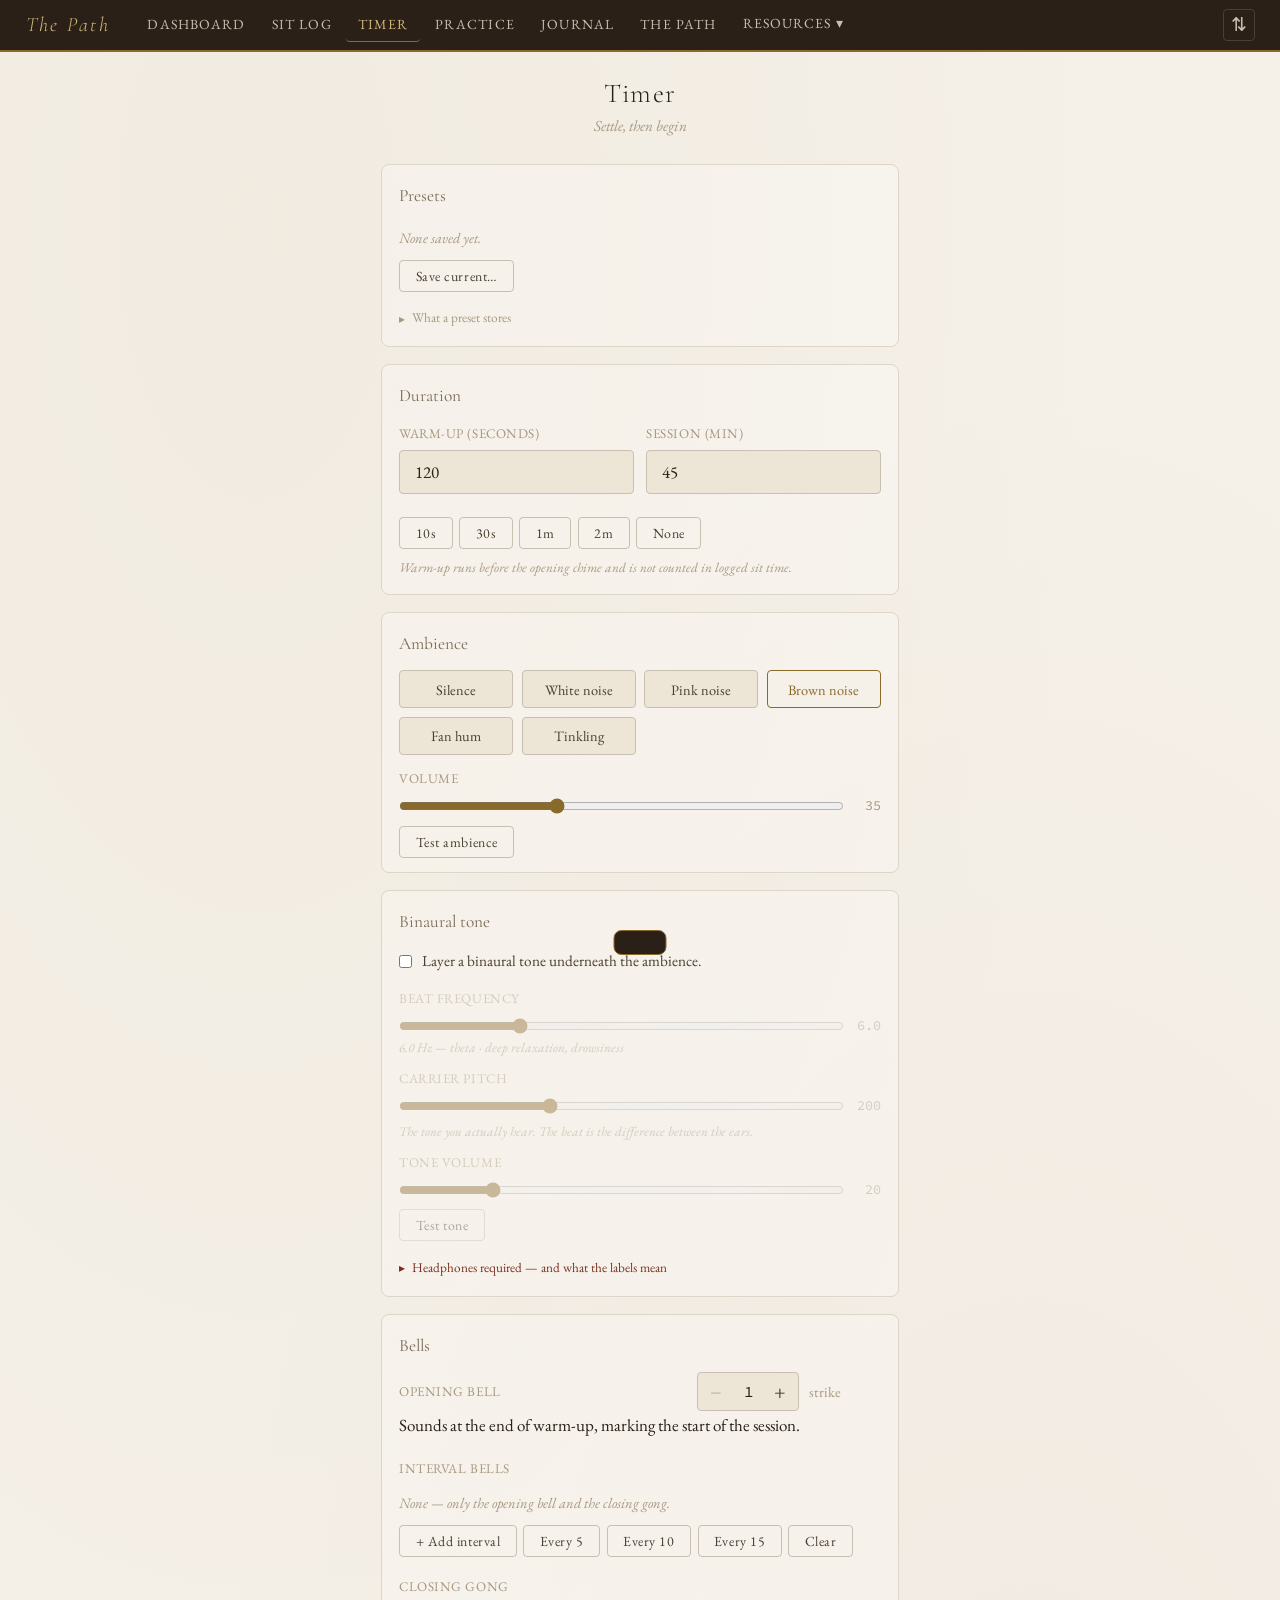
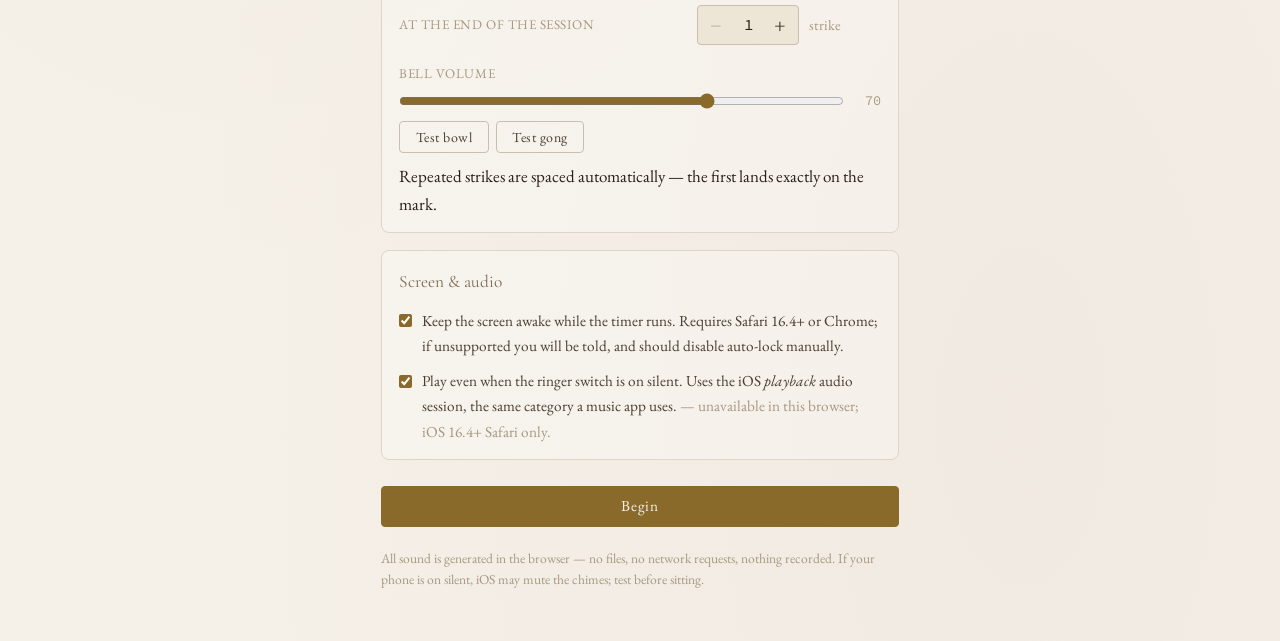
<file: timer.html>
<!DOCTYPE html>
<html lang="en">
<head>
<meta charset="UTF-8"/>
<meta name="viewport" content="width=device-width,initial-scale=1.0"/>
<title>Timer — The Path</title>
<link rel="stylesheet" href="style.css"/>
<style>
.timer-wrap { max-width: 560px; margin: 0 auto; padding: 1.5rem 1.25rem 3rem; }
.timer-hero { text-align: center; margin-bottom: 1.5rem; }
.timer-hero .page-title { font-size: 1.6rem; margin-bottom: 0.2rem; }
.timer-hero .subtitle { font-style: italic; color: var(--ink-faint); font-size: 0.9rem; }

.tfield { margin-bottom: 0.85rem; }
.tfield label { display: block; font-size: 0.78rem; letter-spacing: 0.04em; text-transform: uppercase; color: var(--ink-faint); margin-bottom: 0.3rem; }
.tfield input[type=number], .tfield input[type=text], .tfield select {
  width: 100%; box-sizing: border-box; padding: 0.6rem 0.85rem;
  border: 1px solid var(--stone); border-radius: var(--radius);
  font-family: var(--font-body); font-size: 1rem; background: var(--paper-dark); color: var(--ink);
}
.tfield input:focus, .tfield select:focus { outline: none; border-color: var(--gold); }
.tfield .hint { font-size: 0.78rem; color: var(--ink-faint); margin-top: 0.25rem; font-style: italic; }

.trow { display: flex; gap: 0.75rem; }
.trow > * { flex: 1; }

.tsection {
  border: 1px solid var(--stone-light); border-radius: var(--radius-lg);
  padding: 1rem 1rem 0.85rem; margin-bottom: 1rem; background: rgba(255,255,255,0.25);
}
.tsection h3 {
  font-family: var(--font-display); font-size: 1.02rem; font-weight: 400;
  color: var(--ink-light); margin-bottom: 0.7rem;
}

.sound-grid { display: grid; grid-template-columns: repeat(auto-fill, minmax(112px, 1fr)); gap: 0.5rem; }
.sound-opt {
  padding: 0.5rem 0.4rem; text-align: center; font-size: 0.85rem;
  border: 1px solid var(--stone); border-radius: var(--radius);
  background: var(--paper-dark); color: var(--ink-mid); cursor: pointer;
  font-family: var(--font-body); transition: border-color 0.15s, color 0.15s;
}
.sound-opt:hover { border-color: var(--gold-faint); }
.sound-opt.sel { border-color: var(--gold); color: var(--gold); background: var(--paper); }

.slider-row { display: flex; align-items: center; gap: 0.75rem; }
.slider-row input[type=range] { flex: 1; accent-color: var(--gold); }
.slider-row .val { font-family: var(--font-mono); font-size: 0.8rem; color: var(--ink-faint); min-width: 3ch; text-align: right; }

.chk-row { display: flex; align-items: flex-start; gap: 0.55rem; font-size: 0.9rem; color: var(--ink-mid); margin-top: 0.6rem; }
.chk-row input { accent-color: var(--gold); margin-top: 0.35rem; flex-shrink: 0; }

.quickfill { display: flex; gap: 0.4rem; flex-wrap: wrap; margin-top: 0.5rem; }

/* ── Bell rows & steppers ── */
.stepper {
  display: inline-flex; align-items: center; flex-shrink: 0;
  border: 1px solid var(--stone); border-radius: var(--radius);
  background: var(--paper-dark); overflow: hidden;
}
.stepper button {
  width: 2.1rem; height: 2.2rem; border: none; background: none; padding: 0;
  color: var(--ink-mid); font-size: 1.15rem; line-height: 1; cursor: pointer;
  font-family: var(--font-body); transition: color 0.15s;
}
.stepper button:hover:not(:disabled) { color: var(--gold); }
.stepper button:disabled { opacity: 0.28; cursor: default; }
.stepper .n {
  min-width: 1.7rem; text-align: center;
  font-family: var(--font-mono); font-size: 0.92rem; color: var(--ink);
}

.cr-line { display: flex; align-items: center; gap: 0.6rem; }
.cr-line-lab {
  flex: 1; font-size: 0.78rem; letter-spacing: 0.04em;
  text-transform: uppercase; color: var(--ink-faint);
}
.cr-unit { font-size: 0.85rem; color: var(--ink-faint); min-width: 4.2rem; }

.cr-sublab {
  display: block; font-size: 0.78rem; letter-spacing: 0.04em;
  text-transform: uppercase; color: var(--ink-faint);
  margin: 1.1rem 0 0.45rem;
}

.cr-wrap { margin-bottom: 0.45rem; }
.chime-row { display: flex; align-items: center; gap: 0.45rem; }
.chime-row .cr-min {
  width: 4.6rem; flex-shrink: 0; box-sizing: border-box;
  padding: 0.5rem 0.55rem;
  border: 1px solid var(--stone); border-radius: var(--radius);
  font-family: var(--font-mono); font-size: 0.95rem;
  background: var(--paper-dark); color: var(--ink);
}
.chime-row .cr-min:focus { outline: none; border-color: var(--gold); }
.cr-wrap.bad .cr-min { border-color: var(--rust); color: var(--rust); }
.chime-row .cr-at { font-size: 0.85rem; color: var(--ink-faint); flex-shrink: 0; }
.chime-row .cr-spacer { flex: 1; }
.cr-del {
  border: none; background: none; cursor: pointer; flex-shrink: 0;
  color: var(--ink-faint); font-size: 1rem; padding: 0.3rem 0.35rem;
  line-height: 1; font-family: var(--font-body); transition: color 0.15s;
}
.cr-del:hover { color: var(--rust); }

.cr-warn { display: none; font-size: 0.78rem; color: var(--rust); margin: 0.15rem 0 0 0.1rem; }
.cr-wrap.bad .cr-warn { display: block; }
.cr-empty { font-size: 0.85rem; color: var(--ink-faint); font-style: italic; padding: 0.2rem 0 0.1rem; }

/* ── Presets ── */
.preset-chips { display: flex; flex-wrap: wrap; gap: 0.4rem; }
.pchip {
  display: inline-flex; align-items: stretch;
  border: 1px solid var(--stone); border-radius: var(--radius);
  background: var(--paper-dark); overflow: hidden;
}
.pchip .pc-name {
  border: none; background: none; cursor: pointer;
  padding: 0.42rem 0.6rem; font-family: var(--font-body); font-size: 0.86rem;
  color: var(--ink-mid); transition: color 0.15s;
}
.pchip .pc-name:hover { color: var(--gold); }
.pchip .pc-del {
  border: none; border-left: 1px solid var(--stone); background: none; cursor: pointer;
  padding: 0 0.42rem; color: var(--ink-faint); font-size: 0.8rem;
  font-family: var(--font-body); transition: color 0.15s;
}
.pchip .pc-del:hover { color: var(--rust); }
.pchip.on { border-color: var(--gold); background: var(--paper); }
.pchip.on .pc-name { color: var(--gold); }
.pchip.on .pc-del { border-left-color: var(--gold-faint); }

/* ── Binaural ── */
.bin-body { opacity: 0.42; pointer-events: none; transition: opacity 0.15s; }
.bin-body.on { opacity: 1; pointer-events: auto; }
.bin-band { font-size: 0.78rem; color: var(--ink-faint); font-style: italic; }
/* ── Collapsible notes ── */
.note { margin-top: 0.75rem; }
.note > summary {
  list-style: none; cursor: pointer; display: flex; align-items: center;
  gap: 0.4rem; padding: 0.15rem 0;
  font-size: 0.78rem; color: var(--ink-faint); transition: color 0.15s;
}
.note > summary::-webkit-details-marker { display: none; }
.note > summary::before {
  content: '\25B8'; font-size: 0.68rem; display: inline-block;
  transition: transform 0.15s; flex-shrink: 0;
}
.note[open] > summary::before { transform: rotate(90deg); }
.note > summary:hover { color: var(--gold); }
.note-body {
  font-size: 0.78rem; line-height: 1.55; color: var(--ink-faint);
  padding: 0.45rem 0 0.1rem 0.6rem; margin-left: 0.2rem;
  border-left: 1px solid var(--stone);
}
.note.warn > summary,
.note.warn > summary:hover { color: var(--rust); }
.note.warn .note-body { color: var(--rust); border-left-color: var(--rust); }

/* ── Running view ── */
#run-view { text-align: center; padding-top: 0.5rem; }
.phase-label {
  font-size: 0.8rem; letter-spacing: 0.14em; text-transform: uppercase;
  color: var(--ink-faint); margin-bottom: 0.5rem; min-height: 1.2rem;
}
.dial-wrap { position: relative; width: 260px; height: 260px; margin: 0 auto 1.25rem; }
.dial-wrap svg { transform: rotate(-90deg); width: 100%; height: 100%; }
.dial-bg { fill: none; stroke: var(--stone-light); stroke-width: 5; }
.dial-fg { fill: none; stroke: var(--gold); stroke-width: 5; stroke-linecap: round; transition: stroke-dashoffset 0.3s linear; }
.dial-fg.warm { stroke: var(--stone); }
.dial-fg.over { stroke: var(--gold-light); opacity: 0.55; }
.dial-time.over { color: var(--gold); }
.dial-inner {
  position: absolute; inset: 0; display: flex; flex-direction: column;
  align-items: center; justify-content: center;
}
.dial-time { font-family: var(--font-mono); font-size: 2.7rem; color: var(--ink); letter-spacing: -0.02em; }
.dial-sub { font-size: 0.8rem; color: var(--ink-faint); font-style: italic; margin-top: 0.2rem; }

.run-controls { display: flex; gap: 0.6rem; justify-content: center; }

#audio-warn {
  display: none; margin: 0 0 1rem; padding: 0.7rem 0.9rem;
  border: 1px solid var(--rust); border-radius: var(--radius);
  background: rgba(122,48,32,0.07); color: var(--rust); font-size: 0.86rem; text-align: left;
}
#audio-warn.show { display: block; }

#done-view { text-align: center; }
.done-mark { font-size: 2.2rem; color: var(--gold); margin-bottom: 0.4rem; }
.done-title { font-family: var(--font-display); font-size: 1.5rem; margin-bottom: 0.3rem; }
.done-sub { color: var(--ink-faint); font-style: italic; font-size: 0.9rem; margin-bottom: 1.5rem; }

.hidden { display: none; }
.caveat { font-size: 0.8rem; color: var(--ink-faint); line-height: 1.55; margin-top: 1.25rem; }
</style>
</head>
<body>
<div id="nav-mount"></div>
<div class="timer-wrap">

  <!-- ════════ SETUP ════════ -->
  <div id="setup-view">
    <div class="timer-hero">
      <div class="page-title">Timer</div>
      <div class="subtitle">Settle, then begin</div>
    </div>

    <div class="tsection" id="preset-section">
      <h3>Presets</h3>
      <div class="preset-chips" id="preset-chips"></div>
      <div class="quickfill">
        <button class="btn btn-outline btn-sm" onclick="saveCurrentPreset()">Save current…</button>
      </div>
      <details class="note">
        <summary>What a preset stores</summary>
        <div class="note-body">
          Duration, ambience, bells and volumes. Screen and audio settings are left
          out — those belong to the device you are sitting with, not the shape of
          the sit, and restoring them across devices would quietly change how the
          timer behaves.
        </div>
      </details>
    </div>

    <div class="tsection">
      <h3>Duration</h3>
      <div class="trow">
        <div class="tfield">
          <label>Warm-up (seconds)</label>
          <input type="number" id="in-warmup" min="0" max="3600" step="5" value="120"/>
        </div>
        <div class="tfield">
          <label>Session (min)</label>
          <input type="number" id="in-session" min="1" max="300" step="1" value="45"/>
        </div>
      </div>
      <div class="quickfill">
        <button class="btn btn-outline btn-sm" onclick="setWarmup(10)">10s</button>
        <button class="btn btn-outline btn-sm" onclick="setWarmup(30)">30s</button>
        <button class="btn btn-outline btn-sm" onclick="setWarmup(60)">1m</button>
        <button class="btn btn-outline btn-sm" onclick="setWarmup(120)">2m</button>
        <button class="btn btn-outline btn-sm" onclick="setWarmup(0)">None</button>
      </div>
      <div class="hint" style="font-size:0.78rem;color:var(--ink-faint);font-style:italic;margin-top:0.5rem">
        Warm-up runs before the opening chime and is not counted in logged sit time.
      </div>
    </div>

    <div class="tsection">
      <h3>Ambience</h3>
      <div class="sound-grid" id="sound-grid"></div>
      <div class="tfield" style="margin-top:0.8rem;margin-bottom:0.3rem">
        <label>Volume</label>
        <div class="slider-row">
          <input type="range" id="in-vol" min="0" max="100" step="1" value="35"/>
          <span class="val" id="vol-val">35</span>
        </div>
      </div>
      <div class="quickfill">
        <button class="btn btn-outline btn-sm" onclick="previewAmbience()" id="btn-preview">Test ambience</button>
      </div>
    </div>

    <div class="tsection" id="bin-section">
      <h3>Binaural tone</h3>
      <label class="chk-row" style="margin-top:0">
        <input type="checkbox" id="in-binaural"/>
        <span>Layer a binaural tone underneath the ambience.</span>
      </label>
      <div class="bin-body" id="bin-body">
        <div class="tfield" style="margin-top:0.8rem;margin-bottom:0.5rem">
          <label>Beat frequency</label>
          <div class="slider-row">
            <input type="range" id="in-beat" min="1" max="20" step="0.5" value="6"/>
            <span class="val" id="beat-val">6.0</span>
          </div>
          <div class="bin-band" id="beat-band"></div>
        </div>
        <div class="tfield" style="margin-bottom:0.5rem">
          <label>Carrier pitch</label>
          <div class="slider-row">
            <input type="range" id="in-carrier" min="100" max="400" step="5" value="200"/>
            <span class="val" id="carrier-val">200</span>
          </div>
          <div class="hint">The tone you actually hear. The beat is the difference between the ears.</div>
        </div>
        <div class="tfield" style="margin-bottom:0.3rem">
          <label>Tone volume</label>
          <div class="slider-row">
            <input type="range" id="in-binvol" min="0" max="100" step="1" value="20"/>
            <span class="val" id="binvol-val">20</span>
          </div>
        </div>
        <div class="quickfill">
          <button class="btn btn-outline btn-sm" onclick="previewBinaural()" id="btn-binpreview">Test tone</button>
        </div>
      </div>
      <details class="note warn">
        <summary>Headphones required — and what the labels mean</summary>
        <div class="note-body">
          The effect exists only because each ear receives a different frequency.
          Over a speaker the two mix in the air and you get a plain wobbling drone
          instead. Nothing here can detect whether headphones are connected.<br/><br/>
          The band names and the effects beside them are conventional labels from
          the entrainment literature — descriptions of what the bands are said to
          correspond to, not claims about what this tone will do to you. Evidence
          that binaural beats reliably induce particular mental states is weak and
          inconsistent. Treat it as sound you may or may not find agreeable to sit
          with.
        </div>
      </details>
    </div>

    <div class="tsection" id="chime-section">
      <h3>Bells</h3>

      <div class="cr-line">
        <span class="cr-line-lab">Opening bell</span>
        <span id="open-stepper"></span>
        <span class="cr-unit" id="open-unit">strike</span>
      </div>
      <div class="hint">Sounds at the end of warm-up, marking the start of the session.</div>

      <label class="cr-sublab">Interval bells</label>
      <div id="interval-rows"></div>
      <div class="quickfill">
        <button class="btn btn-outline btn-sm" onclick="addInterval()">+ Add interval</button>
        <button class="btn btn-outline btn-sm" onclick="fillEvery(5)">Every 5</button>
        <button class="btn btn-outline btn-sm" onclick="fillEvery(10)">Every 10</button>
        <button class="btn btn-outline btn-sm" onclick="fillEvery(15)">Every 15</button>
        <button class="btn btn-outline btn-sm" onclick="clearMarks()">Clear</button>
      </div>

      <label class="cr-sublab">Closing gong</label>
      <div class="cr-line">
        <span class="cr-line-lab" style="flex:0 0 auto">At the end of the session</span>
        <span class="cr-spacer" style="flex:1"></span>
        <span id="gong-stepper"></span>
        <span class="cr-unit" id="gong-unit">strike</span>
      </div>

      <div class="tfield" style="margin-top:1.1rem;margin-bottom:0.3rem">
        <label>Bell volume</label>
        <div class="slider-row">
          <input type="range" id="in-chimevol" min="0" max="100" step="1" value="70"/>
          <span class="val" id="chimevol-val">70</span>
        </div>
      </div>
      <div class="quickfill">
        <button class="btn btn-outline btn-sm" id="btn-testbowl" onclick="testBowl()">Test bowl</button>
        <button class="btn btn-outline btn-sm" id="btn-testgong" onclick="testGong()">Test gong</button>
      </div>
      <div class="hint" style="margin-top:0.5rem">
        Repeated strikes are spaced automatically — the first lands exactly on the mark.
      </div>
    </div>

    <div class="tsection">
      <h3>Screen &amp; audio</h3>
      <label class="chk-row">
        <input type="checkbox" id="in-wakelock" checked/>
        <span>Keep the screen awake while the timer runs. Requires Safari 16.4+ or Chrome; if unsupported you will be told, and should disable auto-lock manually.</span>
      </label>
      <label class="chk-row">
        <input type="checkbox" id="in-silentswitch" checked/>
        <span>Play even when the ringer switch is on silent. Uses the iOS
          <em>playback</em> audio session, the same category a music app uses.
          <span id="silent-note" class="faint"></span></span>
      </label>
    </div>

    <button class="btn btn-gold btn-full" onclick="startTimer()" style="margin-top:0.5rem">Begin</button>

    <div class="caveat">
      All sound is generated in the browser — no files, no network requests, nothing recorded.
      If your phone is on silent, iOS may mute the chimes; test before sitting.
    </div>
  </div>

  <!-- ════════ RUNNING ════════ -->
  <div id="run-view" class="hidden">
    <div id="audio-warn"></div>
    <div class="phase-label" id="phase-label">Warm-up</div>
    <div class="dial-wrap">
      <svg viewBox="0 0 100 100">
        <circle class="dial-bg" cx="50" cy="50" r="45"></circle>
        <circle class="dial-fg" id="dial-fg" cx="50" cy="50" r="45"></circle>
      </svg>
      <div class="dial-inner">
        <div class="dial-time" id="dial-time">00:00</div>
        <div class="dial-sub" id="dial-sub"></div>
      </div>
    </div>
    <div class="run-controls">
      <button class="btn btn-outline" id="btn-pause" onclick="togglePause()">Pause</button>
      <button class="btn btn-outline" id="btn-end" onclick="endEarly()">End</button>
    </div>
  </div>

  <!-- ════════ DONE ════════ -->
  <div id="done-view" class="hidden">
    <div class="done-mark">◎</div>
    <div class="done-title" id="done-title">Session complete</div>
    <div class="done-sub" id="done-sub"></div>
    <a class="btn btn-gold btn-full" id="btn-log" href="sit.html">Log this sit</a>
    <button class="btn btn-outline btn-full" onclick="backToSetup()" style="margin-top:0.6rem">Back to timer</button>
  </div>

</div>
<div id="toast"></div>
<script src="data.js"></script>
<script>
document.getElementById('nav-mount').innerHTML = renderNav('timer');

// ════════════════════════════════════════════════════════════
// PREFS — deliberately kept OUT of the synced data object.
// Device-specific (volume, wake lock) and no migration risk.
// ════════════════════════════════════════════════════════════
// This build keeps the original unprefixed key. Existing installs already have
// their timer settings here, and renaming would silently reset every one of
// them for no benefit.
const PREFS_KEY = 'the_path_timer_prefs';

// v1 stored warm-up in MINUTES; v2 stores SECONDS. Unversioned prefs are
// read as v1 and converted on load, so an existing 2 does not become 2 sec.
// v3 replaces the flat `marks` string with `intervals` [{m,n}] plus openN/gongN.
const PREFS_VERSION = 3;

function loadPrefs() {
  try {
    const raw = localStorage.getItem(PREFS_KEY);
    if (!raw) return {};
    return JSON.parse(raw) || {};
  } catch (e) { return {}; }
}

function savePrefs() {
  try {
    localStorage.setItem(PREFS_KEY, JSON.stringify({
      v:        PREFS_VERSION,
      warmup:   document.getElementById('in-warmup').value,   // seconds
      session:  document.getElementById('in-session').value,  // minutes
      ambience: ambience,
      vol:      document.getElementById('in-vol').value,
      openN:    openN,
      intervals: intervals.map(r => ({ m: r.m, n: r.n })),
      gongN:    gongN,
      chimevol: document.getElementById('in-chimevol').value,
      binOn:     document.getElementById('in-binaural').checked,
      binBeat:   document.getElementById('in-beat').value,
      binCarrier:document.getElementById('in-carrier').value,
      binVol:    document.getElementById('in-binvol').value,
      wakelock: document.getElementById('in-wakelock').checked,
      silent:   document.getElementById('in-silentswitch').checked
    }));
  } catch (e) { /* quota — non-fatal */ }
  // Every config mutation routes through here, so this is the one place that
  // needs to re-evaluate which preset (if any) matches the current settings.
  try { renderPresets(); } catch (e) { /* pre-init */ }
}

// ════════════════════════════════════════════════════════════
// PRESETS — named configurations, kept in their own key.
// Deliberately separate from PREFS_KEY: prefs are "what I had set last
// time", presets are a library — different lifetimes, different sizes.
//
// Screen/audio settings (wake lock, silent-switch override) are NOT stored.
// Those describe the device you are sitting with, not the shape of the sit,
// and restoring them across devices would silently change behaviour.
// ════════════════════════════════════════════════════════════
const PRESETS_KEY = 'the_path_timer_presets';
const PRESETS_VERSION = 1;
const MAX_PRESETS = 12;
let presets = [];

function loadPresets() {
  try {
    const raw = localStorage.getItem(PRESETS_KEY);
    if (!raw) return [];
    const o = JSON.parse(raw);
    if (!o || !Array.isArray(o.list)) return [];
    return o.list.filter(p => p && typeof p.name === 'string' && p.cfg);
  } catch (e) { return []; }
}

function persistPresets() {
  try {
    localStorage.setItem(PRESETS_KEY, JSON.stringify({ v: PRESETS_VERSION, list: presets }));
    return true;
  } catch (e) {
    toast('Could not save — browser storage is full.', 4000);
    return false;
  }
}

// Key order is fixed so two configs stringify identically when equal —
// that is how the active chip is detected, with no drift tracking.
function currentConfig() {
  const num = (id, d) => { const v = parseFloat(document.getElementById(id).value); return isNaN(v) ? d : v; };
  return {
    warmup:   num('in-warmup', 0),
    session:  num('in-session', 45),
    ambience: ambience,
    vol:      num('in-vol', 35),
    binOn:    document.getElementById('in-binaural').checked,
    binBeat:  num('in-beat', 6),
    binCarrier: num('in-carrier', 200),
    binVol:   num('in-binvol', 20),
    chimevol: num('in-chimevol', 70),
    openN:    openN,
    gongN:    gongN,
    intervals: intervals.map(r => ({ m: r.m, n: r.n }))
  };
}

function applyConfig(c) {
  if (!c) return;
  const set = (id, v) => { if (v !== undefined && v !== null) document.getElementById(id).value = v; };
  set('in-warmup', c.warmup);
  set('in-session', c.session);
  set('in-vol', c.vol);
  set('in-beat', c.binBeat);
  set('in-carrier', c.binCarrier);
  set('in-binvol', c.binVol);
  set('in-chimevol', c.chimevol);
  document.getElementById('in-binaural').checked = !!c.binOn;
  if (c.ambience && AMBIENCES.some(a => a[0] === c.ambience)) ambience = c.ambience;
  openN = clampN(c.openN === undefined ? 1 : c.openN);
  gongN = clampN(c.gongN === undefined ? 1 : c.gongN);
  intervals = Array.isArray(c.intervals)
    ? c.intervals.map(r => ({ m: parseFloat(r && r.m), n: clampN(r && r.n) }))
                 .filter(r => !isNaN(r.m) && r.m > 0)
    : [];
  renderSoundGrid();
  renderBells();
  syncVolLabels();
  savePrefs();          // savePrefs re-renders the chips
}

function renderPresets() {
  const wrap = document.getElementById('preset-chips');
  if (!wrap) return;
  if (!presets.length) {
    wrap.innerHTML = '<div class="cr-empty">None saved yet.</div>';
    return;
  }
  let now = '';
  try { now = JSON.stringify(currentConfig()); } catch (e) { /* ignore */ }
  wrap.innerHTML = presets.map((p, i) => {
    const on = now && JSON.stringify(p.cfg) === now;
    return `<span class="pchip${on ? ' on' : ''}">` +
      `<button type="button" class="pc-name" data-apply="${i}">${escHtml(p.name)}</button>` +
      `<button type="button" class="pc-del" data-pdel="${i}" aria-label="Delete preset">✕</button>` +
      `</span>`;
  }).join('');
}

function escHtml(s) {
  return String(s).replace(/[&<>"']/g, c =>
    ({ '&':'&amp;', '<':'&lt;', '>':'&gt;', '"':'&quot;', "'":'&#39;' }[c]));
}

function saveCurrentPreset() {
  const raw = prompt('Name this configuration:', '');
  if (raw === null) return;
  const name = raw.trim().slice(0, 40);
  if (!name) { toast('A name is required.'); return; }
  const existing = presets.findIndex(p => p.name.toLowerCase() === name.toLowerCase());
  if (existing >= 0) {
    if (!confirm(`Replace the existing preset "${presets[existing].name}"?`)) return;
    presets[existing] = { name, cfg: currentConfig() };
  } else {
    if (presets.length >= MAX_PRESETS) {
      toast(`Limit is ${MAX_PRESETS} presets — delete one first.`, 3500);
      return;
    }
    presets.push({ name, cfg: currentConfig() });
  }
  if (persistPresets()) toast(`Saved "${name}".`);
  renderPresets();
}

document.getElementById('preset-chips').addEventListener('click', (e) => {
  const apply = e.target.closest('[data-apply]');
  if (apply) { applyConfig((presets[+apply.dataset.apply] || {}).cfg); return; }
  const del = e.target.closest('[data-pdel]');
  if (del) {
    const i = +del.dataset.pdel;
    if (!presets[i]) return;
    if (!confirm(`Delete the preset "${presets[i].name}"?`)) return;
    presets.splice(i, 1);
    persistPresets();
    renderPresets();
  }
});

// ════════════════════════════════════════════════════════════
// BELL SCHEDULE
// intervals: [{m, n}] — m = minutes into the session (not from T0),
// n = number of strikes. openN / gongN are the same for the opening
// bowl and the closing gong. All device-local; none of it is synced.
// ════════════════════════════════════════════════════════════
let intervals = [];
let openN = 1;
let gongN = 1;

const MAX_STRIKES   = 9;
const BOWL_GAP_SEC  = 2.4;   // bowl decays ~7s; 2.4s reads as a deliberate series
const GONG_GAP_SEC  = 5.0;   // gong runs ~18s, so it needs far more room

function clampN(n) {
  n = Math.round(Number(n));
  if (!isFinite(n)) return 1;
  return Math.max(1, Math.min(MAX_STRIKES, n));
}

function strikeWord(n) { return n === 1 ? 'strike' : 'strikes'; }

function stepperHTML(kind, i, n) {
  const dec = `${kind}:${i}:-1`, inc = `${kind}:${i}:1`;
  return `<span class="stepper">` +
    `<button type="button" data-step="${dec}" aria-label="Fewer"${n <= 1 ? ' disabled' : ''}>−</button>` +
    `<span class="n">${n}</span>` +
    `<button type="button" data-step="${inc}" aria-label="More"${n >= MAX_STRIKES ? ' disabled' : ''}>+</button>` +
    `</span>`;
}

function sessionMin() { return parseInt(document.getElementById('in-session').value) || 0; }

function markValid(m) { const s = sessionMin(); return m > 0 && m < s; }

function renderIntervals() {
  const wrap = document.getElementById('interval-rows');
  if (!intervals.length) {
    wrap.innerHTML = '<div class="cr-empty">None — only the opening bell and the closing gong.</div>';
    return;
  }
  wrap.innerHTML = intervals.map((row, i) =>
    `<div class="cr-wrap${markValid(row.m) ? '' : ' bad'}" data-i="${i}">` +
      `<div class="chime-row">` +
        `<input type="number" class="cr-min" data-i="${i}" value="${row.m}" ` +
          `min="0.5" max="600" step="0.5" inputmode="decimal" aria-label="Minutes into session"/>` +
        `<span class="cr-at">min</span>` +
        `<span class="cr-spacer"></span>` +
        stepperHTML('iv', i, row.n) +
        `<span class="cr-unit">${strikeWord(row.n)}</span>` +
        `<button type="button" class="cr-del" data-del="${i}" aria-label="Remove">✕</button>` +
      `</div>` +
      `<div class="cr-warn">Falls outside the session — will not sound.</div>` +
    `</div>`
  ).join('');
}

function renderBells() {
  document.getElementById('open-stepper').innerHTML = stepperHTML('open', 0, openN);
  document.getElementById('open-unit').textContent  = strikeWord(openN);
  document.getElementById('gong-stepper').innerHTML = stepperHTML('gong', 0, gongN);
  document.getElementById('gong-unit').textContent  = strikeWord(gongN);
  document.getElementById('btn-testbowl').textContent = openN > 1 ? `Test bowl ×${openN}` : 'Test bowl';
  document.getElementById('btn-testgong').textContent = gongN > 1 ? `Test gong ×${gongN}` : 'Test gong';
  renderIntervals();
}

function addInterval() {
  const sess = sessionMin() || 45;
  let next;
  if (!intervals.length) {
    next = Math.round(sess / 2);
  } else {
    const last = Math.max(...intervals.map(r => r.m));
    next = Math.round(last + Math.max(5, (sess - last) / 2));
  }
  next = Math.max(1, Math.min(next, Math.max(1, sess - 1)));
  intervals.push({ m: next, n: 1 });
  renderBells();
  savePrefs();
}

function fillEvery(n) {
  const sess = sessionMin();
  const keep = {};
  intervals.forEach(r => { keep[r.m] = r.n; });   // preserve counts on marks that survive
  intervals = [];
  for (let t = n; t < sess; t += n) intervals.push({ m: t, n: keep[t] || 1 });
  renderBells();
  savePrefs();
}

function clearMarks() {
  intervals = [];
  renderBells();
  savePrefs();
}

// Only the rows that will actually sound, in order.
function activeIntervals() {
  return intervals
    .filter(r => markValid(r.m))
    .map(r => ({ m: r.m, n: clampN(r.n) }))
    .sort((a, b) => a.m - b.m);
}

// First strike lands exactly on `when`; the rest follow at a fixed gap.
// Session boundaries are untouched — the gong series begins at sessEnd and
// overtime still counts from sessEnd, however many gongs follow.
function strikeSeries(count, gap, when, fn) {
  for (let i = 0; i < count; i++) fn(when + i * gap, i);
}

// ════════════════════════════════════════════════════════════
// AUDIO ENGINE
// Everything is synthesised: noise buffers, filters, oscillators.
// All timing rides the AudioContext clock, never setTimeout —
// setTimeout is throttled in background tabs, the audio clock is not.
// ════════════════════════════════════════════════════════════
let ctx = null;
let masterGain = null;
let ambienceNodes = [];
let scheduled = [];        // every AudioScheduledSourceNode we start
let tinkleTimer = null;    // look-ahead scheduler for the tinkling ambience

const AMBIENCES = [
  ['none',   'Silence'],
  ['white',  'White noise'],
  ['pink',   'Pink noise'],
  ['brown',  'Brown noise'],
  ['fan',    'Fan hum'],
  ['tinkle', 'Tinkling']
];
let ambience = 'brown';

// iOS routes Web Audio through the "ambient" session category by default,
// which the hardware ringer switch mutes. Switching to "playback" — the
// category a music app uses — makes it ignore the switch. WebKit-only
// (Safari 16.4+), proposed W3C Audio Session API, absent elsewhere.
// Must be set before the context starts producing, so it runs in ensureCtx.
function applyAudioSession() {
  if (!('audioSession' in navigator)) return false;
  const box = document.getElementById('in-silentswitch');
  try {
    navigator.audioSession.type = (box && box.checked) ? 'playback' : 'auto';
    return true;
  } catch (e) { return false; }
}

function ensureCtx() {
  applyAudioSession();
  if (!ctx) {
    const AC = window.AudioContext || window.webkitAudioContext;
    if (!AC) { toast('Web Audio is unavailable in this browser.'); return null; }
    ctx = new AC();
    noiseCache = {};
    masterGain = ctx.createGain();
    masterGain.gain.value = 1;
    masterGain.connect(ctx.destination);
  }
  if (ctx.state !== 'running') ctx.resume();
  return ctx;
}

// ── Noise buffers ───────────────────────────────────────────
// Buffers are built once and cached. Two reasons: generating ~900k
// random samples is not free, and doing it inside a chime callback
// caused a CPU spike at exactly the moment the chime had to sound.
let noiseCache = {};

const LOOP_SECS  = 20;    // long enough that brown-noise wander never patterns
const XFADE_SECS = 0.75;  // equal-power blend that makes the loop point vanish

function fillNoise(out, kind) {
  const n = out.length;
  if (kind === 'white') {
    for (let i = 0; i < n; i++) out[i] = Math.random() * 2 - 1;

  } else if (kind === 'pink') {
    // Paul Kellet's economical pink filter
    let b0=0,b1=0,b2=0,b3=0,b4=0,b5=0,b6=0;
    for (let i = 0; i < n; i++) {
      const w = Math.random() * 2 - 1;
      b0 = 0.99886*b0 + w*0.0555179;
      b1 = 0.99332*b1 + w*0.0750759;
      b2 = 0.96900*b2 + w*0.1538520;
      b3 = 0.86650*b3 + w*0.3104856;
      b4 = 0.55000*b4 + w*0.5329522;
      b5 = -0.7616*b5 - w*0.0168980;
      out[i] = (b0+b1+b2+b3+b4+b5+b6 + w*0.5362) * 0.11;
      b6 = w * 0.115926;
    }

  } else { // brown — integrated white
    let last = 0;
    for (let i = 0; i < n; i++) {
      const w = Math.random() * 2 - 1;
      last = (last + 0.02 * w) / 1.02;
      out[i] = last * 3.5;
    }
  }
}

function buildNoiseBuffer(kind) {
  const len = Math.floor(ctx.sampleRate * LOOP_SECS);
  const X   = Math.floor(ctx.sampleRate * XFADE_SECS);

  // Generate len + X samples: the extra X are the signal's *natural
  // continuation* past the loop point.
  const g = new Float32Array(len + X);
  fillNoise(g, kind);

  // Strip DC (the leaky integrator in brown noise drifts)
  let mean = 0;
  for (let i = 0; i < g.length; i++) mean += g[i];
  mean /= g.length;
  for (let i = 0; i < g.length; i++) g[i] -= mean;

  // Blend the natural continuation into the head of the buffer, so that
  // sample len-1 flows into sample 0 with no discontinuity. sqrt weights
  // keep RMS constant across the blend (the two signals are uncorrelated),
  // so there is no dip in level — unlike the fade-to-zero this replaces.
  for (let i = 0; i < X; i++) {
    const w = i / X;
    g[i] = g[i] * Math.sqrt(w) + g[len + i] * Math.sqrt(1 - w);
  }

  const buf = ctx.createBuffer(1, len, ctx.sampleRate);
  buf.getChannelData(0).set(g.subarray(0, len));
  return buf;
}

function getNoiseBuffer(kind) {
  if (!noiseCache[kind]) noiseCache[kind] = buildNoiseBuffer(kind);
  return noiseCache[kind];
}

// Short, cheap buffer for chime strike transients — no looping needed.
function getTransientBuffer() {
  if (!noiseCache._transient) {
    const len = Math.floor(ctx.sampleRate * 1);
    const buf = ctx.createBuffer(1, len, ctx.sampleRate);
    fillNoise(buf.getChannelData(0), 'white');
    noiseCache._transient = buf;
  }
  return noiseCache._transient;
}

function transientSource() {
  const src = ctx.createBufferSource();
  src.buffer = getTransientBuffer();
  return src;
}

function noiseSource(kind) {
  const src = ctx.createBufferSource();
  src.buffer = getNoiseBuffer(kind);
  src.loop = true;
  return src;
}

// ── Ambience ────────────────────────────────────────────────
function startAmbience(kind, level) {
  stopAmbience(0);
  if (kind === 'none') return;

  const g = ctx.createGain();
  g.gain.value = 0;
  g.gain.linearRampToValueAtTime(level, ctx.currentTime + 1.5);
  g.connect(masterGain);
  ambienceNodes.push(g);

  if (kind === 'tinkle') {
    scheduleTinkles(g, level);
    return;
  }

  if (kind === 'fan') {
    const src = noiseSource('brown');
    const lp = ctx.createBiquadFilter();
    lp.type = 'lowpass'; lp.frequency.value = 620;
    const peak = ctx.createBiquadFilter();
    peak.type = 'peaking'; peak.frequency.value = 118; peak.Q.value = 5; peak.gain.value = 13;
    // slow amplitude wobble, the way a real fan breathes
    const lfo = ctx.createOscillator();
    lfo.frequency.value = 0.13;
    const lfoGain = ctx.createGain();
    lfoGain.gain.value = 0.09;
    const wob = ctx.createGain();
    wob.gain.value = 0.9;
    lfo.connect(lfoGain); lfoGain.connect(wob.gain);
    src.connect(lp); lp.connect(peak); peak.connect(wob); wob.connect(g);
    src.start(); lfo.start();
    ambienceNodes.push(src, lp, peak, lfo, lfoGain, wob);
    return;
  }

  // white / pink / brown — plain looping noise, gently shelved
  const src = noiseSource(kind);
  const lp = ctx.createBiquadFilter();
  lp.type = 'lowpass';
  lp.frequency.value = (kind === 'white') ? 9000 : 6000;
  src.connect(lp); lp.connect(g);
  src.start();
  ambienceNodes.push(src, lp);
}

function scheduleTinkles(dest, level) {
  // Small inharmonic bells at random intervals — look-ahead scheduler.
  // Uses the audio clock for placement; the interval only drives look-ahead.
  const PENT = [1046.5, 1174.7, 1396.9, 1567.98, 1864.66, 2093.0];
  let nextAt = ctx.currentTime + 1.2;
  const pump = () => {
    if (!ctx) return;
    const horizon = ctx.currentTime + 3;
    let guard = 0;
    while (nextAt < horizon && guard++ < 40) {
      const f = PENT[Math.floor(Math.random() * PENT.length)];
      tinkle(nextAt, f, dest, level * 0.55);
      nextAt += 0.9 + Math.random() * 3.4;
    }
  };
  pump();
  tinkleTimer = setInterval(pump, 1000);
}

function tinkle(when, freq, dest, amp) {
  const g = ctx.createGain();
  g.gain.setValueAtTime(0, when);
  g.gain.linearRampToValueAtTime(amp, when + 0.004);
  g.gain.exponentialRampToValueAtTime(0.0001, when + 2.2);
  g.connect(dest);
  // a small bell: near-sine partials, mildly inharmonic
  [[1, 1], [2.76, 0.35], [5.4, 0.12]].forEach(([ratio, v]) => {
    const o = ctx.createOscillator();
    o.type = 'sine';
    o.frequency.value = freq * ratio;
    const og = ctx.createGain();
    og.gain.value = v;
    o.connect(og); og.connect(g);
    o.start(when); o.stop(when + 2.4);
    scheduled.push(o);
  });
}

function stopAmbience(fadeSec) {
  if (tinkleTimer) { clearInterval(tinkleTimer); tinkleTimer = null; }
  if (!ambienceNodes.length) return;
  const nodes = ambienceNodes;
  ambienceNodes = [];
  const t = ctx ? ctx.currentTime : 0;
  nodes.forEach(n => {
    if (n.gain && fadeSec > 0) {
      try {
        n.gain.cancelScheduledValues(t);
        n.gain.setValueAtTime(n.gain.value, t);
        n.gain.linearRampToValueAtTime(0.0001, t + fadeSec);
      } catch (e) { /* ignore */ }
    }
  });
  setTimeout(() => {
    nodes.forEach(n => {
      try { if (n.stop) n.stop(); } catch (e) { /* already stopped */ }
      try { n.disconnect(); } catch (e) { /* ignore */ }
    });
  }, Math.max(60, fadeSec * 1000 + 120));
}

// ── Binaural tone ───────────────────────────────────────────
// Two sine oscillators, one hard-panned to each ear via a ChannelMerger.
// The perceived "beat" is the difference frequency and exists only in the
// listener — there is no beat in either channel's signal. That is exactly
// why it collapses into an ordinary monaural beat over loudspeakers, and
// why the UI says headphones are required.
let binauralNodes = [];

function startBinaural(beatHz, carrierHz, level) {
  stopBinaural(0);
  if (!(level > 0)) return;

  const merger = ctx.createChannelMerger(2);
  const out = ctx.createGain();
  out.gain.value = 0.0001;
  // Long fade-in: a sine appearing at full level is a click and a startle.
  out.gain.linearRampToValueAtTime(level, ctx.currentTime + 3);
  merger.connect(out);
  out.connect(masterGain);
  binauralNodes.push(out, merger);

  [carrierHz, carrierHz + beatHz].forEach((f, ch) => {
    const o = ctx.createOscillator();
    o.type = 'sine';
    o.frequency.value = f;
    const g = ctx.createGain();
    g.gain.value = 1;
    o.connect(g);
    g.connect(merger, 0, ch);
    o.start();
    binauralNodes.push(o, g);
  });
}

function stopBinaural(fadeSec) {
  if (!binauralNodes.length) return;
  const nodes = binauralNodes;
  binauralNodes = [];
  const t = ctx ? ctx.currentTime : 0;
  nodes.forEach(n => {
    if (n.gain && fadeSec > 0) {
      try {
        n.gain.cancelScheduledValues(t);
        n.gain.setValueAtTime(n.gain.value, t);
        n.gain.linearRampToValueAtTime(0.0001, t + fadeSec);
      } catch (e) { /* ignore */ }
    }
  });
  setTimeout(() => {
    nodes.forEach(n => {
      try { if (n.stop) n.stop(); } catch (e) { /* already stopped */ }
      try { n.disconnect(); } catch (e) { /* ignore */ }
    });
  }, Math.max(60, fadeSec * 1000 + 120));
}

function binauralLevel() {
  const box = document.getElementById('in-binaural');
  if (!box || !box.checked) return 0;
  // Capped low deliberately: this sits *under* the ambience, and a sustained
  // sine at ambience level masks the breath and grows fatiguing over 45 min.
  return (parseInt(document.getElementById('in-binvol').value) || 0) / 100 * 0.3;
}

function binauralBeat()    { return parseFloat(document.getElementById('in-beat').value) || 6; }
function binauralCarrier() { return parseFloat(document.getElementById('in-carrier').value) || 200; }

// ── Bowl chime ──────────────────────────────────────────────
// A struck bowl is a handful of inharmonic near-sine partials with
// exponential decay. Detuned pairs give the characteristic beating.
function bowlChime(when, amp, fundamental, decay) {
  const f0 = fundamental || 523.25;
  const dec = decay || 7;
  const out = ctx.createGain();
  out.gain.value = amp;
  out.connect(masterGain);

  const PARTIALS = [
    [1.00, 1.00, 1.0],
    [1.00, 0.55, 1.0],   // detuned twin, set below
    [2.74, 0.42, 0.72],
    [5.41, 0.20, 0.48],
    [8.93, 0.09, 0.30],
    [13.3, 0.04, 0.18]
  ];

  PARTIALS.forEach(([ratio, vol, decMul], i) => {
    const o = ctx.createOscillator();
    o.type = 'sine';
    o.frequency.value = f0 * ratio * (i === 1 ? 1.004 : 1); // beating
    const g = ctx.createGain();
    const d = dec * decMul;
    g.gain.setValueAtTime(0, when);
    g.gain.linearRampToValueAtTime(vol, when + 0.008);
    g.gain.exponentialRampToValueAtTime(0.0001, when + d);
    o.connect(g); g.connect(out);
    o.start(when); o.stop(when + d + 0.1);
    scheduled.push(o);
  });

  // strike transient — a short filtered noise burst
  const nb = transientSource();
  const bp = ctx.createBiquadFilter();
  bp.type = 'bandpass'; bp.frequency.value = f0 * 3.2; bp.Q.value = 1.1;
  const ng = ctx.createGain();
  ng.gain.setValueAtTime(0.28, when);
  ng.gain.exponentialRampToValueAtTime(0.0001, when + 0.09);
  nb.connect(bp); bp.connect(ng); ng.connect(out);
  nb.start(when, Math.random() * 0.5); nb.stop(when + 0.15);
  scheduled.push(nb);
}

// ── Closing gong ────────────────────────────────────────────
// Lower, denser, longer. The delayed high band approximates the
// shimmer a real gong gets from nonlinear energy migration —
// an approximation, not the real thing.
function gong(when, amp) {
  const f0 = 82;
  const out = ctx.createGain();
  out.gain.value = amp;
  out.connect(masterGain);

  const LOW = [
    [1.00, 1.00, 18], [1.006, 0.85, 18], [1.52, 0.55, 15],
    [2.11, 0.42, 13], [2.79, 0.33, 11], [3.44, 0.24, 9],
    [4.32, 0.17, 8],  [5.61, 0.12, 6.5]
  ];
  LOW.forEach(([ratio, vol, dec]) => {
    const o = ctx.createOscillator();
    o.type = 'sine';
    o.frequency.value = f0 * ratio;
    const g = ctx.createGain();
    g.gain.setValueAtTime(0, when);
    g.gain.linearRampToValueAtTime(vol, when + 0.012);
    g.gain.exponentialRampToValueAtTime(0.0001, when + dec);
    o.connect(g); g.connect(out);
    o.start(when); o.stop(when + dec + 0.1);
    scheduled.push(o);
  });

  // shimmer band — fades in over ~1.2s, then decays
  [7.9, 9.6, 11.4, 13.7, 16.2].forEach((ratio, i) => {
    const o = ctx.createOscillator();
    o.type = 'sine';
    o.frequency.value = f0 * ratio * (1 + (Math.random() - 0.5) * 0.01);
    const g = ctx.createGain();
    const peak = 0.085 - i * 0.012;
    g.gain.setValueAtTime(0.0001, when);
    g.gain.exponentialRampToValueAtTime(Math.max(0.01, peak), when + 0.9 + i * 0.12);
    g.gain.exponentialRampToValueAtTime(0.0001, when + 7);
    o.connect(g); g.connect(out);
    o.start(when); o.stop(when + 7.2);
    scheduled.push(o);
  });

  // mallet contact
  const nb = transientSource();
  const lp = ctx.createBiquadFilter();
  lp.type = 'lowpass'; lp.frequency.value = 900;
  const ng = ctx.createGain();
  ng.gain.setValueAtTime(0.5, when);
  ng.gain.exponentialRampToValueAtTime(0.0001, when + 0.22);
  nb.connect(lp); lp.connect(ng); ng.connect(out);
  nb.start(when, Math.random() * 0.5); nb.stop(when + 0.3);
  scheduled.push(nb);
}

// ════════════════════════════════════════════════════════════
// TIMER STATE — all boundaries live on the audio clock
// ════════════════════════════════════════════════════════════
let running = false;
let paused = false;
let overtime = false;      // past the closing gong, still sitting
let T0 = 0, warmEnd = 0, sessEnd = 0;

// Safety cap. Without it, a sitter who falls asleep leaves the ambience
// running and hands an absurd duration to the sit log.
const MAX_OVERTIME_SEC = 7200;
let warmSec = 0, sessSec = 0;
let displayTimer = null;
let watchdogTimer = null;
let wakeLock = null;

function startTimer() {
  const warmInput = Math.max(0, parseInt(document.getElementById('in-warmup').value) || 0);
  const sessMin = parseInt(document.getElementById('in-session').value) || 0;
  if (sessMin < 1) { toast('Set a session length of at least one minute.'); return; }
  if (warmInput > 3600) { toast('Warm-up is capped at one hour.'); return; }

  if (!ensureCtx()) return;
  if (binPreviewing) stopBinPreview();
  if (previewing) stopPreview();
  savePrefs();

  const ambLevel   = (parseInt(document.getElementById('in-vol').value) || 0) / 100 * 0.5;
  const chimeLevel = (parseInt(document.getElementById('in-chimevol').value) || 0) / 100 * 0.6;
  const marks = activeIntervals();

  warmSec = warmInput;   // seconds, entered directly
  sessSec = sessMin * 60;

  scheduled = [];
  T0 = ctx.currentTime + 0.2;
  warmEnd = T0 + warmSec;
  sessEnd = warmEnd + sessSec;

  startAmbience(ambience, ambLevel);
  // After startAmbience — it calls stopAmbience(0) internally, and the two
  // layers are independent, so ordering matters only in that direction.
  startBinaural(binauralBeat(), binauralCarrier(), binauralLevel());

  // Opening bell fires at the END of warm-up — this marks "begin".
  strikeSeries(openN, BOWL_GAP_SEC, warmEnd,
    t => bowlChime(t, chimeLevel, 523.25, 7));

  // Interval marks are measured from session start, not from T0.
  marks.forEach(({ m, n }) =>
    strikeSeries(n, BOWL_GAP_SEC, warmEnd + m * 60,
      t => bowlChime(t, chimeLevel * 0.85, 587.33, 6)));

  // Closing gong. Overtime still begins at sessEnd regardless of how many
  // gongs follow it — the extra strikes ring out over the overtime count.
  strikeSeries(gongN, GONG_GAP_SEC, sessEnd,
    t => gong(t, chimeLevel));

  running = true; paused = false; overtime = false;
  const endBtn = document.getElementById('btn-end');
  endBtn.textContent = 'End';
  endBtn.classList.add('btn-outline');
  endBtn.classList.remove('btn-gold');
  document.getElementById('dial-fg').classList.remove('over');
  document.getElementById('dial-time').classList.remove('over');
  document.getElementById('setup-view').classList.add('hidden');
  document.getElementById('done-view').classList.add('hidden');
  document.getElementById('run-view').classList.remove('hidden');
  document.getElementById('btn-pause').textContent = 'Pause';
  document.getElementById('audio-warn').classList.remove('show');

  requestWakeLock();
  displayTimer = setInterval(tick, 250);
  watchdogTimer = setInterval(watchdog, 3000);
  tick();
}

function tick() {
  if (!running || !ctx) return;
  const now = ctx.currentTime;

  // Past the gong: count UP, keep the ambience going, let the sitter sit.
  if (now >= sessEnd) {
    if (!overtime) enterOvertime();
    const over = now - sessEnd;
    if (over >= MAX_OVERTIME_SEC) { finish(); return; }

    document.getElementById('phase-label').textContent =
      paused ? 'Paused' : 'Continuing';
    document.getElementById('dial-time').textContent = '+' + fmt(over);
    document.getElementById('dial-sub').textContent = 'past the bell';
    return;
  }

  const inWarm = now < warmEnd;
  const remain = inWarm ? (warmEnd - now) : (sessEnd - now);
  const total  = inWarm ? warmSec : sessSec;
  const elapsed = total - remain;

  document.getElementById('phase-label').textContent =
    paused ? 'Paused' : (inWarm ? 'Warm-up' : 'Session');
  document.getElementById('dial-time').textContent = fmt(remain);
  document.getElementById('dial-sub').textContent =
    inWarm ? 'settling — chime at zero' : '';

  const dial = document.getElementById('dial-fg');
  const C = 2 * Math.PI * 45;
  const frac = total > 0 ? Math.min(1, Math.max(0, elapsed / total)) : 1;
  dial.style.strokeDasharray = C;
  dial.style.strokeDashoffset = C * (1 - frac);
  dial.classList.toggle('warm', inWarm);
}

// The session has run its course. Nothing is torn down: the ambience keeps
// playing, the wake lock holds, the clock keeps running. Only the framing
// changes — and the End button becomes the primary action.
function enterOvertime() {
  overtime = true;
  const dial = document.getElementById('dial-fg');
  dial.classList.remove('warm');
  dial.classList.add('over');
  dial.style.strokeDashoffset = 0;
  document.getElementById('dial-time').classList.add('over');
  document.getElementById('btn-end').textContent = 'End Sit';
  document.getElementById('btn-end').classList.remove('btn-outline');
  document.getElementById('btn-end').classList.add('btn-gold');
}

function fmt(sec) {
  const s = Math.max(0, Math.ceil(sec));
  const m = Math.floor(s / 60);
  const r = s % 60;
  if (m >= 60) {
    const h = Math.floor(m / 60);
    return `${h}:${String(m % 60).padStart(2,'0')}:${String(r).padStart(2,'0')}`;
  }
  return `${String(m).padStart(2,'0')}:${String(r).padStart(2,'0')}`;
}

// ── Watchdog ────────────────────────────────────────────────
// iOS can drop the AudioContext into 'suspended' or the WebKit-only
// 'interrupted' state (calls, Siri, route changes). If that happens the
// chimes silently stop. Fail loudly instead.
function watchdog() {
  if (!running || !ctx) return;
  const warn = document.getElementById('audio-warn');
  if (ctx.state !== 'running' && !paused) {
    warn.innerHTML = 'Audio was interrupted — the timer is frozen. ' +
      '<button class="btn btn-outline btn-sm" onclick="resumeAudio()" style="margin-left:0.4rem">Resume</button>';
    warn.classList.add('show');
    ctx.resume().catch(() => {});
  } else if (ctx.state === 'running') {
    warn.classList.remove('show');
  }
}

function resumeAudio() {
  if (ctx) ctx.resume().catch(() => {});
  requestWakeLock();
}

// ── Pause / stop ────────────────────────────────────────────
// Suspending the context freezes currentTime, so every scheduled
// event shifts with it and stays consistent with the display.
function togglePause() {
  if (!running || !ctx) return;
  const btn = document.getElementById('btn-pause');
  if (paused) {
    ctx.resume();
    paused = false;
    btn.textContent = 'Pause';
    requestWakeLock();
  } else {
    ctx.suspend();
    paused = true;
    btn.textContent = 'Resume';
  }
  tick();
}

function killScheduled() {
  scheduled.forEach(n => {
    try { n.stop(); } catch (e) { /* already stopped or never started */ }
    try { n.disconnect(); } catch (e) { /* ignore */ }
  });
  scheduled = [];
}

function teardown() {
  running = false; paused = false;
  // No-op if a fade was already started above; this exists so that no exit
  // path can ever leave a sine oscillator running for the rest of the day.
  stopBinaural(0);
  if (displayTimer)  { clearInterval(displayTimer);  displayTimer = null; }
  if (watchdogTimer) { clearInterval(watchdogTimer); watchdogTimer = null; }
  releaseWakeLock();
}

// Total sitting time: the scheduled session plus anything sat past the gong.
// Warm-up is excluded throughout. Capped so a forgotten timer cannot invent
// hours of practice.
function sessionMinutesElapsed() {
  if (!ctx) return 0;
  const ceiling = sessEnd + MAX_OVERTIME_SEC;
  const now = Math.min(ctx.currentTime, ceiling);
  return Math.max(0, (now - warmEnd) / 60);
}

function overtimeSeconds() {
  if (!ctx || !overtime) return 0;
  return Math.max(0, Math.min(ctx.currentTime, sessEnd + MAX_OVERTIME_SEC) - sessEnd);
}

function endEarly() {
  if (!running) return;
  const mins = sessionMinutesElapsed();
  // Past the gong, ending is the expected action — don't interrogate them.
  // Before it, they're cutting a sit short, so confirm.
  if (!overtime &&
      !confirm(`End the sit now? ${Math.round(mins)} minute(s) of session time have elapsed.`)) return;
  if (paused && ctx) ctx.resume();
  const over = overtimeSeconds();
  killScheduled();
  stopAmbience(1.2);
  stopBinaural(1.2);
  teardown();
  showDone(Math.round(mins), !overtime, over);
}

// Reached only by the safety cap now — the gong itself no longer ends anything,
// so there is nothing to fade under and a long fade just delays the silence.
function finish() {
  const mins = sessionMinutesElapsed();
  const over = overtimeSeconds();
  killScheduled();
  teardown();
  stopAmbience(2);
  stopBinaural(2);
  showDone(Math.round(mins), false, over);
}

function showDone(mins, early, overSec) {
  const over = overSec || 0;
  document.getElementById('run-view').classList.add('hidden');
  document.getElementById('done-view').classList.remove('hidden');
  document.getElementById('done-title').textContent = early ? 'Sit ended' : 'Session complete';
  document.getElementById('done-sub').textContent =
    `${mins} minute${mins === 1 ? '' : 's'} of sitting` +
    (over > 0 ? ` · ${Math.round(sessSec/60)} scheduled + ${warmLabel(over)} past the bell` : '') +
    (warmSec > 0 ? ` · ${warmLabel(warmSec)} warm-up not counted` : '');
  document.getElementById('btn-log').href = 'sit.html?duration=' + mins;
}

function warmLabel(sec) {
  if (sec < 60) return `${sec} sec`;
  const m = sec / 60;
  return `${Number.isInteger(m) ? m : m.toFixed(1)} min`;
}

function backToSetup() {
  killScheduled();
  stopAmbience(0.3);
  stopBinaural(0.3);
  document.getElementById('done-view').classList.add('hidden');
  document.getElementById('setup-view').classList.remove('hidden');
}

// ── Wake lock ───────────────────────────────────────────────
async function requestWakeLock() {
  if (!document.getElementById('in-wakelock').checked) return;
  if (!('wakeLock' in navigator)) {
    toast('Screen wake lock unsupported — disable auto-lock manually.', 4000);
    return;
  }
  try {
    wakeLock = await navigator.wakeLock.request('screen');
    wakeLock.addEventListener('release', () => { wakeLock = null; });
  } catch (e) {
    toast('Could not keep the screen awake.', 3000);
  }
}

function releaseWakeLock() {
  if (wakeLock) { try { wakeLock.release(); } catch (e) { /* ignore */ } wakeLock = null; }
}

// The wake lock is released automatically whenever the tab is hidden.
// Re-acquire on return, and nudge the audio context back to life.
document.addEventListener('visibilitychange', () => {
  if (document.visibilityState === 'visible' && running && !paused) {
    requestWakeLock();
    if (ctx && ctx.state !== 'running') ctx.resume().catch(() => {});
  }
});

window.addEventListener('beforeunload', (e) => {
  if (running) { e.preventDefault(); e.returnValue = ''; }
});

// ════════════════════════════════════════════════════════════
// SETUP UI
// ════════════════════════════════════════════════════════════
function renderSoundGrid() {
  document.getElementById('sound-grid').innerHTML = AMBIENCES.map(([id, label]) =>
    `<button type="button" class="sound-opt${id === ambience ? ' sel' : ''}" data-amb="${id}">${label}</button>`
  ).join('');
}

document.getElementById('sound-grid').addEventListener('click', (e) => {
  const btn = e.target.closest('.sound-opt');
  if (!btn) return;
  ambience = btn.dataset.amb;
  renderSoundGrid();
  savePrefs();
  if (previewing) { stopPreview(); previewAmbience(); }
});

// ── Bell section events ─────────────────────────────────────
// Delegated: rows are regenerated on every change, so per-row handlers
// (inline or attached) would be rebound constantly and are easy to lose.
document.getElementById('chime-section').addEventListener('click', (e) => {
  const step = e.target.closest('[data-step]');
  if (step) {
    const [kind, idx, d] = step.dataset.step.split(':');
    const delta = parseInt(d, 10);
    if (kind === 'open')      openN = clampN(openN + delta);
    else if (kind === 'gong') gongN = clampN(gongN + delta);
    else {
      const row = intervals[parseInt(idx, 10)];
      if (!row) return;
      row.n = clampN(row.n + delta);
    }
    renderBells();
    savePrefs();
    return;
  }
  const del = e.target.closest('[data-del]');
  if (del) {
    intervals.splice(parseInt(del.dataset.del, 10), 1);
    renderBells();
    savePrefs();
  }
});

// Typing updates the model and re-flags validity in place. A full re-render
// here would steal focus mid-edit, so only the one wrapper's class is touched.
document.getElementById('interval-rows').addEventListener('input', (e) => {
  const inp = e.target.closest('.cr-min');
  if (!inp) return;
  const row = intervals[parseInt(inp.dataset.i, 10)];
  if (!row) return;
  const v = parseFloat(inp.value);
  row.m = isNaN(v) ? 0 : v;
  const wrap = inp.closest('.cr-wrap');
  if (wrap) wrap.classList.toggle('bad', !markValid(row.m));
});

document.getElementById('interval-rows').addEventListener('change', (e) => {
  if (e.target.closest('.cr-min')) savePrefs();
});

let previewing = false;
let previewStop = null;

function previewAmbience() {
  if (previewing) { stopPreview(); return; }
  if (!ensureCtx()) return;
  if (ambience === 'none') { toast('Silence selected — nothing to preview.'); return; }
  const level = (parseInt(document.getElementById('in-vol').value) || 0) / 100 * 0.5;
  startAmbience(ambience, level);
  previewing = true;
  document.getElementById('btn-preview').textContent = 'Stop';
  previewStop = setTimeout(stopPreview, 15000);
}

function stopPreview() {
  if (previewStop) { clearTimeout(previewStop); previewStop = null; }
  stopAmbience(0.4);
  previewing = false;
  const b = document.getElementById('btn-preview');
  if (b) b.textContent = 'Test ambience';
}

// Conventional band names and the states they are *said* to correspond to.
// These describe the labels in circulation, not effects this tone produces —
// the collapsible note beside the slider says so plainly.
function beatBand(hz) {
  if (hz < 4)  return 'delta \u00B7 deep sleep';
  if (hz < 8)  return 'theta \u00B7 deep relaxation, drowsiness';
  if (hz < 13) return 'alpha \u00B7 calm, relaxed wakefulness';
  return 'beta \u00B7 alert, active attention';
}

function syncVolLabels() {
  document.getElementById('vol-val').textContent      = document.getElementById('in-vol').value;
  document.getElementById('chimevol-val').textContent = document.getElementById('in-chimevol').value;
  const beat = parseFloat(document.getElementById('in-beat').value) || 0;
  document.getElementById('beat-val').textContent    = beat.toFixed(1);
  document.getElementById('beat-band').textContent   = `${beat.toFixed(1)} Hz — ${beatBand(beat)}`;
  document.getElementById('carrier-val').textContent = document.getElementById('in-carrier').value;
  document.getElementById('binvol-val').textContent  = document.getElementById('in-binvol').value;
  document.getElementById('bin-body').classList.toggle('on', document.getElementById('in-binaural').checked);
}

let binPreviewing = false;
let binPreviewStop = null;

function previewBinaural() {
  if (binPreviewing) { stopBinPreview(); return; }
  if (!ensureCtx()) return;
  if (!document.getElementById('in-binaural').checked) {
    toast('Turn the binaural tone on first.'); return;
  }
  const lvl = binauralLevel();
  if (!(lvl > 0)) { toast('Tone volume is at zero.'); return; }
  startBinaural(binauralBeat(), binauralCarrier(), lvl);
  binPreviewing = true;
  document.getElementById('btn-binpreview').textContent = 'Stop';
  binPreviewStop = setTimeout(stopBinPreview, 30000);
}

function stopBinPreview() {
  if (binPreviewStop) { clearTimeout(binPreviewStop); binPreviewStop = null; }
  stopBinaural(0.6);
  binPreviewing = false;
  const b = document.getElementById('btn-binpreview');
  if (b) b.textContent = 'Test tone';
}

function chimeLevelNow() {
  return (parseInt(document.getElementById('in-chimevol').value) || 0) / 100 * 0.6;
}

// Tests play the configured series so the spacing can be heard, not just
// the timbre. These are not tracked in `scheduled`; nothing is running yet.
function testBowl() {
  if (!ensureCtx()) return;
  strikeSeries(openN, BOWL_GAP_SEC, ctx.currentTime + 0.05,
    t => bowlChime(t, chimeLevelNow(), 523.25, 7));
}

function testGong() {
  if (!ensureCtx()) return;
  strikeSeries(gongN, GONG_GAP_SEC, ctx.currentTime + 0.05,
    t => gong(t, chimeLevelNow()));
}

function setWarmup(sec) {
  document.getElementById('in-warmup').value = sec;
  savePrefs();
}

function toast(msg, dur = 2500) {
  const t = document.getElementById('toast');
  t.textContent = msg;
  t.classList.add('show');
  setTimeout(() => t.classList.remove('show'), dur);
}

// ── Init ────────────────────────────────────────────────────
(function init() {
  const p = loadPrefs();
  if (p.warmup !== undefined) {
    const raw = parseFloat(p.warmup) || 0;
    const secs = p.v >= 2 ? raw : raw * 60;   // migrate v1 minutes -> seconds
    document.getElementById('in-warmup').value = Math.min(3600, Math.round(secs));
  }
  if (p.session  !== undefined) document.getElementById('in-session').value = p.session;
  if (p.vol      !== undefined) document.getElementById('in-vol').value = p.vol;
  if (p.chimevol !== undefined) document.getElementById('in-chimevol').value = p.chimevol;
  if (p.binBeat    !== undefined) document.getElementById('in-beat').value    = p.binBeat;
  if (p.binCarrier !== undefined) document.getElementById('in-carrier').value = p.binCarrier;
  if (p.binVol     !== undefined) document.getElementById('in-binvol').value  = p.binVol;
  document.getElementById('in-binaural').checked = !!p.binOn;

  // v3 structure if present; otherwise migrate the v1/v2 `marks` string,
  // which carried minutes only — one strike each.
  if (Array.isArray(p.intervals)) {
    intervals = p.intervals
      .map(r => ({ m: parseFloat(r && r.m), n: clampN(r && r.n) }))
      .filter(r => !isNaN(r.m) && r.m > 0);
  } else if (p.marks !== undefined) {
    intervals = String(p.marks).split(',')
      .map(s => parseFloat(s.trim()))
      .filter(n => !isNaN(n) && n > 0)
      .map(m => ({ m, n: 1 }));
  }
  openN = clampN(p.openN === undefined ? 1 : p.openN);
  gongN = clampN(p.gongN === undefined ? 1 : p.gongN);
  if (p.wakelock !== undefined) document.getElementById('in-wakelock').checked = !!p.wakelock;
  if (p.silent   !== undefined) document.getElementById('in-silentswitch').checked = !!p.silent;

  // Be honest about whether the override is actually available here
  const note = document.getElementById('silent-note');
  if (!('audioSession' in navigator)) {
    note.textContent = ' — unavailable in this browser; iOS 16.4+ Safari only.';
  }
  document.getElementById('in-silentswitch').addEventListener('change', () => {
    applyAudioSession();
    savePrefs();
  });
  if (p.ambience && AMBIENCES.some(a => a[0] === p.ambience)) ambience = p.ambience;

  renderSoundGrid();
  renderBells();
  presets = loadPresets();
  renderPresets();

  const vol = document.getElementById('in-vol');
  const cvol = document.getElementById('in-chimevol');
  syncVolLabels();
  vol.addEventListener('input', () => {
    syncVolLabels();
    if (previewing && ambienceNodes.length) {
      const g = ambienceNodes[0];
      if (g.gain) g.gain.value = (parseInt(vol.value) || 0) / 100 * 0.5;
    }
  });
  vol.addEventListener('change', savePrefs);
  cvol.addEventListener('input', syncVolLabels);
  cvol.addEventListener('change', savePrefs);

  // Binaural inputs. Beat and carrier are baked into running oscillators, so
  // a live preview is restarted rather than retuned; volume can ride live.
  ['in-beat','in-carrier','in-binvol'].forEach(id => {
    document.getElementById(id).addEventListener('input', syncVolLabels);
    document.getElementById(id).addEventListener('change', savePrefs);
  });
  ['in-beat','in-carrier'].forEach(id => {
    document.getElementById(id).addEventListener('change', () => {
      if (binPreviewing) { stopBinPreview(); previewBinaural(); }
    });
  });
  document.getElementById('in-binvol').addEventListener('input', () => {
    if (binPreviewing && binauralNodes.length) {
      const g = binauralNodes[0];
      if (g.gain) { try { g.gain.cancelScheduledValues(ctx.currentTime); } catch (e) {} g.gain.value = binauralLevel(); }
    }
  });
  document.getElementById('in-binaural').addEventListener('change', () => {
    syncVolLabels();
    if (!document.getElementById('in-binaural').checked && binPreviewing) stopBinPreview();
    savePrefs();
  });

  ['in-warmup','in-session','in-wakelock'].forEach(id => {
    document.getElementById(id).addEventListener('change', savePrefs);
  });

  // Session length decides which marks are in range, so re-flag on every edit.
  document.getElementById('in-session').addEventListener('input', renderIntervals);
})();
</script>
</body>
</html>
</file>
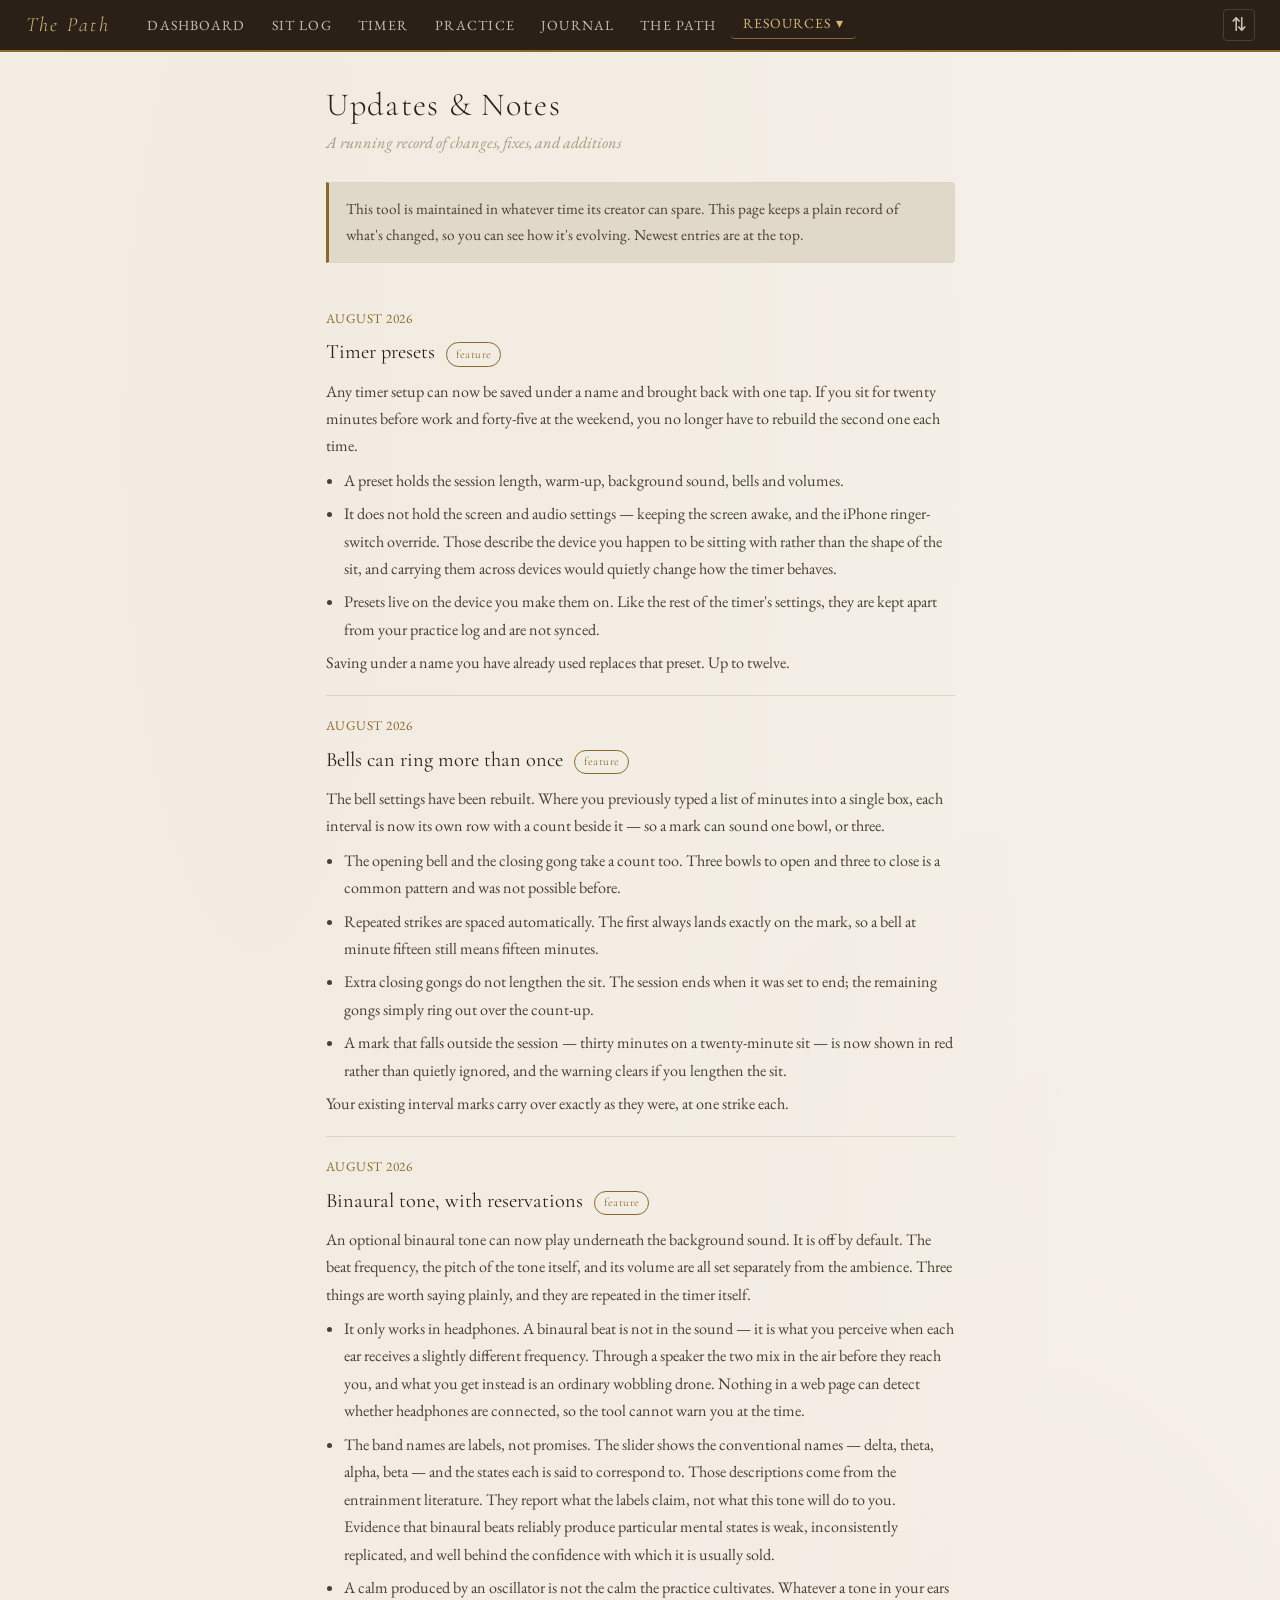
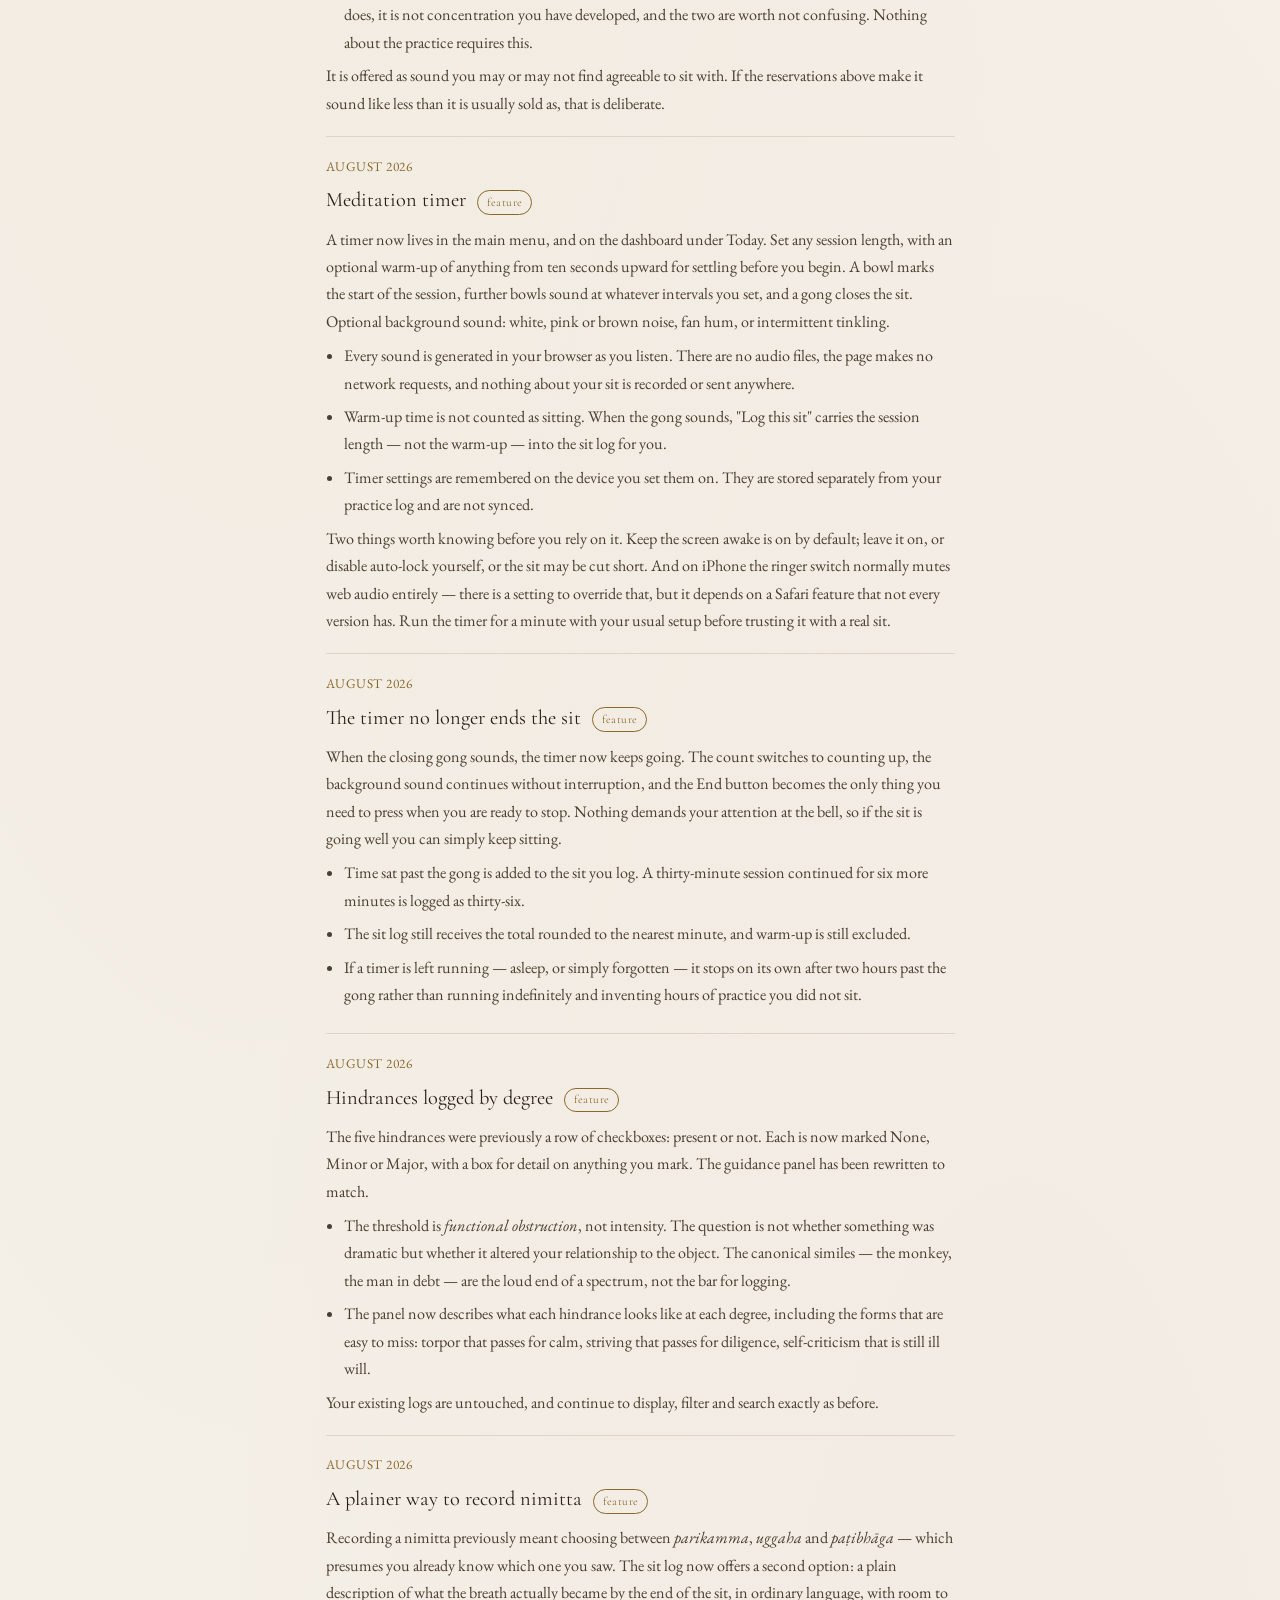
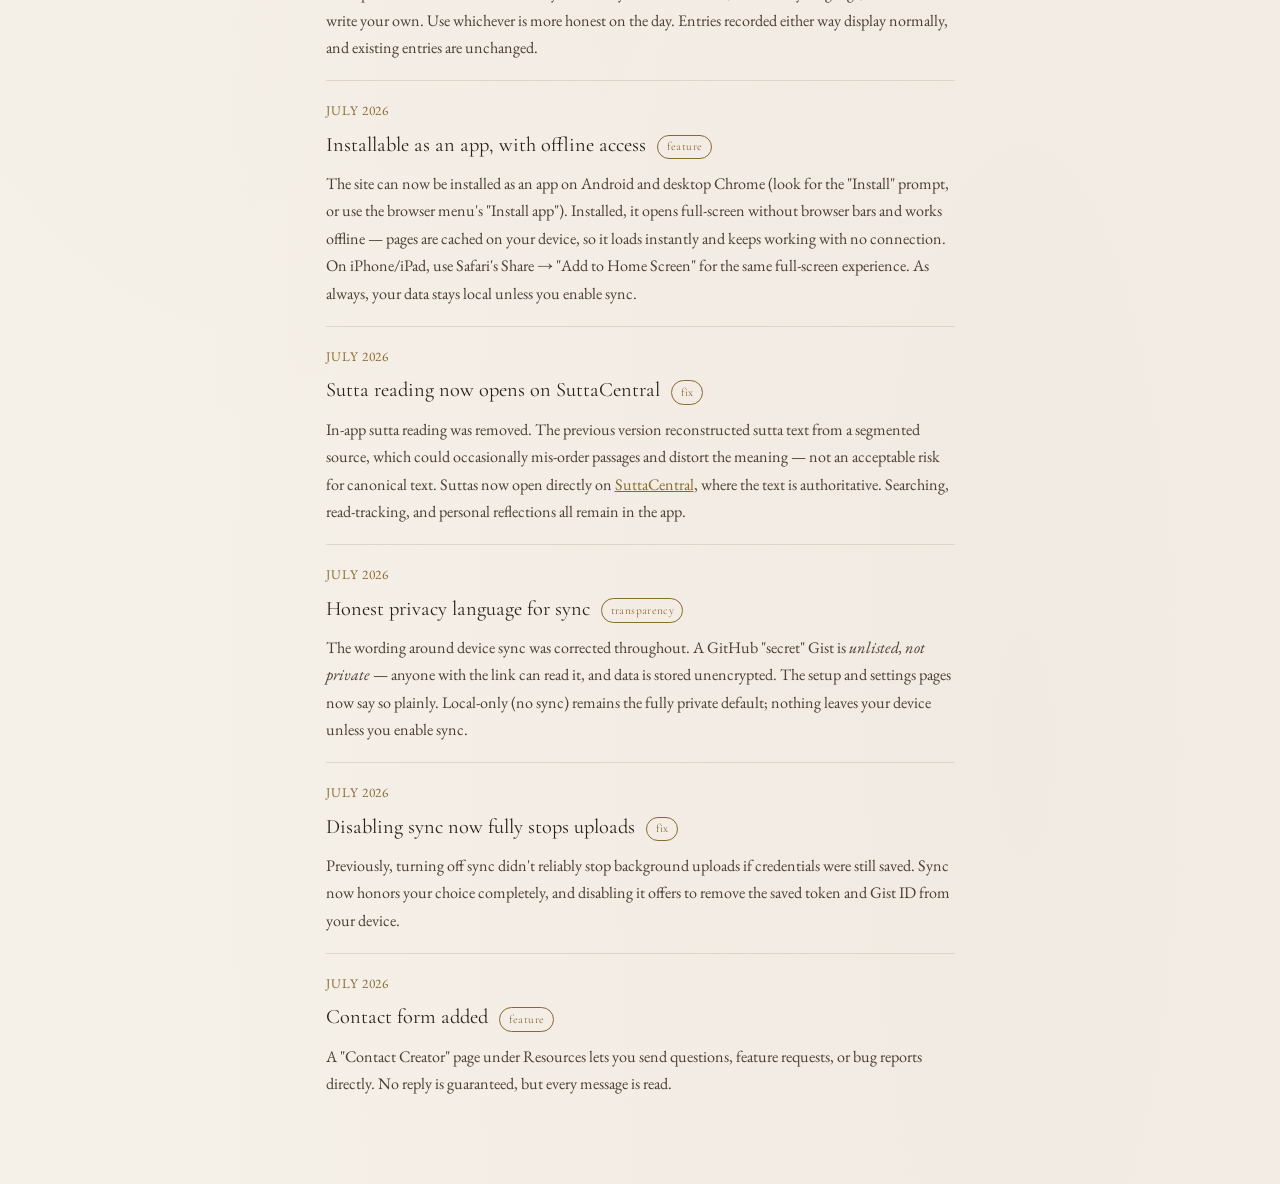
<file: updates.html>
<!DOCTYPE html>
<html lang="en">
<head>
<meta charset="UTF-8"/>
<meta name="viewport" content="width=device-width,initial-scale=1.0"/>
<title>Updates & Notes — The Path</title>
<link rel="stylesheet" href="style.css"/>
<style>
.updates-wrap { max-width: 680px; margin: 0 auto; padding: 2rem 1.5rem 4rem; }
.updates-hero { margin-bottom: 1.5rem; }
.updates-hero .page-title { font-size: 1.9rem; margin-bottom: 0.3rem; }
.updates-hero .subtitle { font-style: italic; color: var(--ink-faint); font-size: 0.95rem; }
.update-entry { padding: 1.1rem 0; border-bottom: 1px solid var(--stone-light); }
.update-entry:last-child { border-bottom: none; }
.update-date { font-size: 0.78rem; letter-spacing: 0.04em; text-transform: uppercase; color: var(--gold); margin-bottom: 0.35rem; }
.update-title { font-family: var(--font-display); font-size: 1.2rem; color: var(--ink); margin-bottom: 0.5rem; font-weight: 400; }
.update-body { color: var(--ink-mid); line-height: 1.7; font-size: 0.95rem; }
.update-body ul { margin: 0.4rem 0 0 1.1rem; padding: 0; }
.update-body li { margin-bottom: 0.35rem; }
.update-tag { display: inline-block; font-size: 0.68rem; padding: 0.1rem 0.5rem; border-radius: 999px; border: 1px solid var(--gold); color: var(--gold); margin-left: 0.4rem; vertical-align: middle; letter-spacing: 0.03em; }
.updates-intro { background: var(--paper-deep); border: 1px solid var(--stone-light); border-left: 3px solid var(--gold); border-radius: 0 var(--radius) var(--radius) 0; padding: 0.85rem 1rem; margin-bottom: 1.5rem; font-size: 0.9rem; color: var(--ink-mid); line-height: 1.65; }
</style>
<link rel="manifest" href="manifest.json"/>
<meta name="theme-color" content="#8a6a2a"/>
<meta name="apple-mobile-web-app-capable" content="yes"/>
<meta name="apple-mobile-web-app-status-bar-style" content="default"/>
<link rel="apple-touch-icon" href="icon-192.png"/>
</head>
<body>
<div id="nav-mount"></div>
<div class="updates-wrap">

  <div class="updates-hero">
    <div class="page-title">Updates &amp; Notes</div>
    <div class="subtitle">A running record of changes, fixes, and additions</div>
  </div>

  <div class="updates-intro">
    This tool is maintained in whatever time its creator can spare. This page keeps a plain
    record of what's changed, so you can see how it's evolving. Newest entries are at the top.
  </div>

  <!-- Add new entries at the TOP of this list. Copy the block below as a template. -->

  <div class="update-entry">
    <div class="update-date">August 2026</div>
    <div class="update-title">Timer presets <span class="update-tag">feature</span></div>
    <div class="update-body">
      Any timer setup can now be saved under a name and brought back with one tap. If you sit
      for twenty minutes before work and forty-five at the weekend, you no longer have to
      rebuild the second one each time.
      <ul>
        <li>A preset holds the session length, warm-up, background sound, bells and volumes.</li>
        <li>It does not hold the screen and audio settings — keeping the screen awake, and the
            iPhone ringer-switch override. Those describe the device you happen to be sitting
            with rather than the shape of the sit, and carrying them across devices would
            quietly change how the timer behaves.</li>
        <li>Presets live on the device you make them on. Like the rest of the timer's settings,
            they are kept apart from your practice log and are not synced.</li>
      </ul>
      Saving under a name you have already used replaces that preset. Up to twelve.
    </div>
  </div>

  <div class="update-entry">
    <div class="update-date">August 2026</div>
    <div class="update-title">Bells can ring more than once <span class="update-tag">feature</span></div>
    <div class="update-body">
      The bell settings have been rebuilt. Where you previously typed a list of minutes into a
      single box, each interval is now its own row with a count beside it — so a mark can sound
      one bowl, or three.
      <ul>
        <li>The opening bell and the closing gong take a count too. Three bowls to open and
            three to close is a common pattern and was not possible before.</li>
        <li>Repeated strikes are spaced automatically. The first always lands exactly on the
            mark, so a bell at minute fifteen still means fifteen minutes.</li>
        <li>Extra closing gongs do not lengthen the sit. The session ends when it was set to
            end; the remaining gongs simply ring out over the count-up.</li>
        <li>A mark that falls outside the session — thirty minutes on a twenty-minute sit — is
            now shown in red rather than quietly ignored, and the warning clears if you lengthen
            the sit.</li>
      </ul>
      Your existing interval marks carry over exactly as they were, at one strike each.
    </div>
  </div>

  <div class="update-entry">
    <div class="update-date">August 2026</div>
    <div class="update-title">Binaural tone, with reservations <span class="update-tag">feature</span></div>
    <div class="update-body">
      An optional binaural tone can now play underneath the background sound. It is off by
      default. The beat frequency, the pitch of the tone itself, and its volume are all set
      separately from the ambience. Three things are worth saying plainly, and they are repeated
      in the timer itself.
      <ul>
        <li>It only works in headphones. A binaural beat is not in the sound — it is what you
            perceive when each ear receives a slightly different frequency. Through a speaker
            the two mix in the air before they reach you, and what you get instead is an
            ordinary wobbling drone. Nothing in a web page can detect whether headphones are
            connected, so the tool cannot warn you at the time.</li>
        <li>The band names are labels, not promises. The slider shows the conventional names —
            delta, theta, alpha, beta — and the states each is said to correspond to. Those
            descriptions come from the entrainment literature. They report what the labels
            claim, not what this tone will do to you. Evidence that binaural beats reliably
            produce particular mental states is weak, inconsistently replicated, and well behind
            the confidence with which it is usually sold.</li>
        <li>A calm produced by an oscillator is not the calm the practice cultivates. Whatever a
            tone in your ears does, it is not concentration you have developed, and the two are
            worth not confusing. Nothing about the practice requires this.</li>
      </ul>
      It is offered as sound you may or may not find agreeable to sit with. If the reservations
      above make it sound like less than it is usually sold as, that is deliberate.
    </div>
  </div>

  <div class="update-entry">
    <div class="update-date">August 2026</div>
    <div class="update-title">Meditation timer <span class="update-tag">feature</span></div>
    <div class="update-body">
      A timer now lives in the main menu, and on the dashboard under Today. Set any session
      length, with an optional warm-up of anything from ten seconds upward for settling before
      you begin. A bowl marks the start of the session, further bowls sound at whatever
      intervals you set, and a gong closes the sit. Optional background sound: white, pink or
      brown noise, fan hum, or intermittent tinkling.
      <ul>
        <li>Every sound is generated in your browser as you listen. There are no audio files,
            the page makes no network requests, and nothing about your sit is recorded or sent
            anywhere.</li>
        <li>Warm-up time is not counted as sitting. When the gong sounds, "Log this sit" carries
            the session length — not the warm-up — into the sit log for you.</li>
        <li>Timer settings are remembered on the device you set them on. They are stored
            separately from your practice log and are not synced.</li>
      </ul>
      Two things worth knowing before you rely on it. Keep the screen awake is on by default;
      leave it on, or disable auto-lock yourself, or the sit may be cut short. And on iPhone the
      ringer switch normally mutes web audio entirely — there is a setting to override that, but
      it depends on a Safari feature that not every version has. Run the timer for a minute with
      your usual setup before trusting it with a real sit.
    </div>
  </div>

  <div class="update-entry">
    <div class="update-date">August 2026</div>
    <div class="update-title">The timer no longer ends the sit <span class="update-tag">feature</span></div>
    <div class="update-body">
      When the closing gong sounds, the timer now keeps going. The count switches
      to counting up, the background sound continues without interruption, and the
      End button becomes the only thing you need to press when you are ready to stop.
      Nothing demands your attention at the bell, so if the sit is going well you can
      simply keep sitting.
      <ul>
        <li>Time sat past the gong is added to the sit you log. A thirty-minute
            session continued for six more minutes is logged as thirty-six.</li>
        <li>The sit log still receives the total rounded to the nearest minute, and
            warm-up is still excluded.</li>
        <li>If a timer is left running — asleep, or simply forgotten — it stops on
            its own after two hours past the gong rather than running indefinitely
            and inventing hours of practice you did not sit.</li>
      </ul>
    </div>
  </div>

  <div class="update-entry">
    <div class="update-date">August 2026</div>
    <div class="update-title">Hindrances logged by degree <span class="update-tag">feature</span></div>
    <div class="update-body">
      The five hindrances were previously a row of checkboxes: present or not. Each is now marked
      None, Minor or Major, with a box for detail on anything you mark. The guidance panel has been
      rewritten to match.
      <ul>
        <li>The threshold is <em>functional obstruction</em>, not intensity. The question is not
            whether something was dramatic but whether it altered your relationship to the object.
            The canonical similes — the monkey, the man in debt — are the loud end of a spectrum,
            not the bar for logging.</li>
        <li>The panel now describes what each hindrance looks like at each degree, including the
            forms that are easy to miss: torpor that passes for calm, striving that passes for
            diligence, self-criticism that is still ill will.</li>
      </ul>
      Your existing logs are untouched, and continue to display, filter and search exactly as
      before.
    </div>
  </div>

  <div class="update-entry">
    <div class="update-date">August 2026</div>
    <div class="update-title">A plainer way to record nimitta <span class="update-tag">feature</span></div>
    <div class="update-body">
      Recording a nimitta previously meant choosing between <em>parikamma</em>, <em>uggaha</em> and
      <em>paṭibhāga</em> — which presumes you already know which one you saw. The sit log now offers
      a second option: a plain description of what the breath actually became by the end of the sit,
      in ordinary language, with room to write your own. Use whichever is more honest on the day.
      Entries recorded either way display normally, and existing entries are unchanged.
    </div>
  </div>

  <div class="update-entry">
    <div class="update-date">July 2026</div>
    <div class="update-title">Installable as an app, with offline access <span class="update-tag">feature</span></div>
    <div class="update-body">
      The site can now be installed as an app on Android and desktop Chrome (look for the
      "Install" prompt, or use the browser menu's "Install app"). Installed, it opens
      full-screen without browser bars and works offline — pages are cached on your device,
      so it loads instantly and keeps working with no connection. On iPhone/iPad, use
      Safari's Share → "Add to Home Screen" for the same full-screen experience. As always,
      your data stays local unless you enable sync.
    </div>
  </div>

  <div class="update-entry">
    <div class="update-date">July 2026</div>
    <div class="update-title">Sutta reading now opens on SuttaCentral <span class="update-tag">fix</span></div>
    <div class="update-body">
      In-app sutta reading was removed. The previous version reconstructed sutta text from a
      segmented source, which could occasionally mis-order passages and distort the meaning — not
      an acceptable risk for canonical text. Suttas now open directly on
      <a href="https://suttacentral.net" target="_blank" style="color:var(--gold)">SuttaCentral</a>,
      where the text is authoritative. Searching, read-tracking, and personal reflections all remain
      in the app.
    </div>
  </div>

  <div class="update-entry">
    <div class="update-date">July 2026</div>
    <div class="update-title">Honest privacy language for sync <span class="update-tag">transparency</span></div>
    <div class="update-body">
      The wording around device sync was corrected throughout. A GitHub "secret" Gist is
      <em>unlisted, not private</em> — anyone with the link can read it, and data is stored
      unencrypted. The setup and settings pages now say so plainly. Local-only (no sync) remains
      the fully private default; nothing leaves your device unless you enable sync.
    </div>
  </div>

  <div class="update-entry">
    <div class="update-date">July 2026</div>
    <div class="update-title">Disabling sync now fully stops uploads <span class="update-tag">fix</span></div>
    <div class="update-body">
      Previously, turning off sync didn't reliably stop background uploads if credentials were still
      saved. Sync now honors your choice completely, and disabling it offers to remove the saved
      token and Gist ID from your device.
    </div>
  </div>

  <div class="update-entry">
    <div class="update-date">July 2026</div>
    <div class="update-title">Contact form added <span class="update-tag">feature</span></div>
    <div class="update-body">
      A "Contact Creator" page under Resources lets you send questions, feature requests, or bug
      reports directly. No reply is guaranteed, but every message is read.
    </div>
  </div>

</div>
<script src="data.js"></script>
<script>
if (typeof renderNav === 'function') {
  document.getElementById('nav-mount').innerHTML = renderNav('updates');
}
</script>
<script>
// Register the service worker (enables install-as-app and offline use)
if ('serviceWorker' in navigator) {
  window.addEventListener('load', () => {
    navigator.serviceWorker.register('service-worker.js').catch(() => {});
  });
}
</script>
</body>
</html>
</file>
<file: style.css>
/* ============================================================
   THE PATH — Shared Stylesheet
   Aesthetic: monastic / aged paper / ink on stone
   ============================================================ */

@import url('https://fonts.googleapis.com/css2?family=EB+Garamond:ital,wght@0,400;0,500;0,600;1,400;1,500&family=Cormorant+Garamond:ital,wght@0,300;0,400;0,600;1,300;1,400&family=Source+Code+Pro:wght@400;500&display=swap');

/* ── Reset & Base ─────────────────────────────────────────── */
*, *::before, *::after { box-sizing: border-box; margin: 0; padding: 0; }

:root {
  --paper:       #f5f0e8;
  --paper-dark:  #ede6d6;
  --paper-deep:  #e0d8c8;
  --ink:         #2a2018;
  --ink-mid:     #4a3f30;
  --ink-light:   #7a6a55;
  --ink-faint:   #a89880;
  --gold:        #8a6a2a;
  --gold-light:  #b89050;
  --gold-faint:  #d4b878;
  --rust:        #7a3020;
  --rust-light:  #a04830;
  --stone:       #c8bfb0;
  --stone-light: #ddd6c8;

  --font-body:    'EB Garamond', Georgia, serif;
  --font-display: 'Cormorant Garamond', Georgia, serif;
  --font-mono:    'Source Code Pro', monospace;

  --radius:    4px;
  --radius-lg: 8px;
  --shadow:    0 1px 4px rgba(42,32,24,0.12);
  --shadow-lg: 0 4px 16px rgba(42,32,24,0.15);

  --max-width: 780px;
  --nav-h:     52px;
}

html { font-size: 17px; }

body {
  font-family: var(--font-body);
  background-color: var(--paper);
  color: var(--ink);
  line-height: 1.65;
  min-height: 100vh;
  background-image:
    radial-gradient(ellipse at 20% 10%, rgba(138,106,42,0.04) 0%, transparent 60%),
    radial-gradient(ellipse at 80% 90%, rgba(122,48,32,0.03) 0%, transparent 60%);
}

/* ── Navigation ───────────────────────────────────────────── */
.main-nav {
  position: sticky;
  top: 0;
  z-index: 100;
  height: var(--nav-h);
  background: var(--ink);
  display: flex;
  align-items: center;
  padding: 0 1.5rem;
  gap: 1.5rem;
  border-bottom: 2px solid var(--gold);
}

.nav-brand {
  font-family: var(--font-display);
  font-size: 1.2rem;
  font-weight: 300;
  letter-spacing: 0.12em;
  color: var(--gold-faint);
  white-space: nowrap;
  font-style: italic;
}

.nav-links {
  display: flex;
  gap: 0.15rem;
  flex: 1;
}

.nav-link {
  font-family: var(--font-body);
  font-size: 0.82rem;
  letter-spacing: 0.08em;
  text-transform: uppercase;
  color: var(--stone);
  text-decoration: none;
  padding: 0.3rem 0.7rem;
  border-radius: var(--radius);
  transition: color 0.15s, background 0.15s;
}

.nav-link:hover  { color: var(--gold-faint); background: rgba(255,255,255,0.06); }
.nav-link.active { color: var(--gold-faint); border-bottom: 1px solid var(--gold); }

.nav-sync {
  background: none;
  border: 1px solid var(--ink-mid);
  color: var(--stone);
  font-size: 1.1rem;
  width: 32px;
  height: 32px;
  border-radius: var(--radius);
  cursor: pointer;
  transition: color 0.15s, border-color 0.15s;
  display: flex; align-items: center; justify-content: center;
}
.nav-sync:hover { color: var(--gold-faint); border-color: var(--gold); }

/* ── Page layout ──────────────────────────────────────────── */
.page-wrap {
  max-width: var(--max-width);
  margin: 0 auto;
  padding: 2rem 1.5rem 4rem;
}

.page-header {
  margin-bottom: 2rem;
  padding-bottom: 1rem;
  border-bottom: 1px solid var(--stone-light);
}

.page-title {
  font-family: var(--font-display);
  font-size: 2rem;
  font-weight: 300;
  letter-spacing: 0.04em;
  color: var(--ink);
  line-height: 1.2;
}

.page-subtitle {
  font-size: 0.9rem;
  color: var(--ink-light);
  margin-top: 0.3rem;
  font-style: italic;
}

/* ── Cards ────────────────────────────────────────────────── */
.card {
  background: var(--paper-dark);
  border: 1px solid var(--stone-light);
  border-radius: var(--radius-lg);
  padding: 1.5rem;
  margin-bottom: 1.25rem;
  box-shadow: var(--shadow);
}

.card-title {
  font-family: var(--font-display);
  font-size: 1.15rem;
  font-weight: 600;
  color: var(--ink-mid);
  margin-bottom: 1rem;
  letter-spacing: 0.02em;
}

.card-meta {
  font-size: 0.8rem;
  color: var(--ink-faint);
  letter-spacing: 0.04em;
  text-transform: uppercase;
}

/* ── Section dividers ─────────────────────────────────────── */
.section-label {
  font-size: 0.72rem;
  font-weight: 500;
  letter-spacing: 0.14em;
  text-transform: uppercase;
  color: var(--gold);
  margin-bottom: 0.6rem;
  padding-bottom: 0.3rem;
  border-bottom: 1px solid var(--stone-light);
}

/* ── Forms ────────────────────────────────────────────────── */
.field { margin-bottom: 1.25rem; }

.field label {
  display: block;
  font-size: 0.82rem;
  letter-spacing: 0.06em;
  text-transform: uppercase;
  color: var(--ink-mid);
  margin-bottom: 0.4rem;
  font-weight: 500;
}

.field input,
.field select,
.field textarea {
  width: 100%;
  background: var(--paper);
  border: 1px solid var(--stone);
  border-radius: var(--radius);
  padding: 0.55rem 0.75rem;
  font-family: var(--font-body);
  font-size: 1rem;
  color: var(--ink);
  transition: border-color 0.15s, box-shadow 0.15s;
  appearance: none;
}

.field input:focus,
.field select:focus,
.field textarea:focus {
  outline: none;
  border-color: var(--gold);
  box-shadow: 0 0 0 2px rgba(138,106,42,0.12);
}

.field textarea { resize: vertical; min-height: 90px; line-height: 1.6; }

/* Range inputs */
.range-wrap { display: flex; align-items: center; gap: 0.75rem; }
.range-wrap input[type=range] {
  flex: 1;
  height: 4px;
  background: var(--stone-light);
  border: none;
  padding: 0;
  cursor: pointer;
  accent-color: var(--gold);
}
.range-val {
  font-family: var(--font-mono);
  font-size: 0.9rem;
  color: var(--gold);
  min-width: 1.5rem;
  text-align: right;
}

/* Checkboxes */
.check-row {
  display: flex;
  align-items: flex-start;
  gap: 0.65rem;
  margin-bottom: 0.55rem;
}

.check-row input[type=checkbox] {
  width: 16px; height: 16px;
  min-width: 16px;
  margin-top: 0.2rem;
  accent-color: var(--gold);
  cursor: pointer;
  appearance: auto;
  -webkit-appearance: auto;
  opacity: 1;
}

.check-row label {
  font-size: 0.95rem;
  color: var(--ink-mid);
  cursor: pointer;
  margin: 0;
  text-transform: none;
  letter-spacing: 0;
  line-height: 1.5;
}

.check-row .pali {
  font-style: italic;
  color: var(--gold);
  font-size: 0.85rem;
}

/* Select pills */
.pill-group { display: flex; flex-wrap: wrap; gap: 0.45rem; margin-top: 0.3rem; }
.pill {
  padding: 0.3rem 0.85rem;
  border: 1px solid var(--stone);
  border-radius: 999px;
  font-size: 0.85rem;
  color: var(--ink-mid);
  cursor: pointer;
  background: var(--paper);
  transition: background 0.12s, border-color 0.12s, color 0.12s;
  user-select: none;
}
.pill:hover { border-color: var(--gold-light); color: var(--gold); }
.pill.active { background: var(--gold); border-color: var(--gold); color: var(--paper); }

/* ── Buttons ──────────────────────────────────────────────── */
.btn {
  display: inline-flex;
  align-items: center;
  justify-content: center;
  gap: 0.4rem;
  padding: 0.55rem 1.4rem;
  font-family: var(--font-body);
  font-size: 0.9rem;
  letter-spacing: 0.04em;
  border-radius: var(--radius);
  border: 1px solid transparent;
  cursor: pointer;
  transition: background 0.15s, color 0.15s, border-color 0.15s;
  text-decoration: none;
}

.btn-primary {
  background: var(--ink);
  color: var(--gold-faint);
  border-color: var(--ink);
}
.btn-primary:hover { background: var(--ink-mid); border-color: var(--ink-mid); }

.btn-gold {
  background: var(--gold);
  color: var(--paper);
  border-color: var(--gold);
}
.btn-gold:hover { background: var(--gold-light); border-color: var(--gold-light); }

.btn-outline {
  background: transparent;
  color: var(--ink-mid);
  border-color: var(--stone);
}
.btn-outline:hover { border-color: var(--gold); color: var(--gold); }

.btn-sm { padding: 0.35rem 0.9rem; font-size: 0.82rem; }
.btn-full { width: 100%; }

/* ── Stats / metric blocks ────────────────────────────────── */
.stat-grid {
  display: grid;
  grid-template-columns: repeat(6, 1fr);
  gap: 1rem;
  margin-bottom: 1.5rem;
}
/* Tablet: 3 columns */
@media (max-width: 900px) {
  .stat-grid { grid-template-columns: repeat(3, 1fr); }
}
/* Phone: 3 columns (3×2 for six tiles), tighter gap */
@media (max-width: 600px) {
  .stat-grid {
    grid-template-columns: repeat(3, 1fr);
    gap: 0.6rem;
  }
  .stat-grid .stat-value { font-size: 1.5rem; }
  .stat-grid .stat-label { font-size: 0.6rem; }
  .stat-block { padding: 0.85rem 0.5rem; }
}

.stat-block {
  background: var(--paper-deep);
  border: 1px solid var(--stone-light);
  border-radius: var(--radius-lg);
  padding: 1rem 1.1rem;
  text-align: center;
}

.stat-value {
  font-family: var(--font-display);
  font-size: 2.2rem;
  font-weight: 300;
  color: var(--ink);
  line-height: 1;
}

.stat-label {
  font-size: 0.72rem;
  letter-spacing: 0.1em;
  text-transform: uppercase;
  color: var(--ink-faint);
  margin-top: 0.35rem;
}

/* ── Tables / log lists ───────────────────────────────────── */
.log-list { list-style: none; }
.log-item {
  padding: 0.8rem 0;
  border-bottom: 1px solid var(--stone-light);
  display: flex;
  gap: 1rem;
  align-items: baseline;
}
.log-item:last-child { border-bottom: none; }
.log-date {
  font-family: var(--font-mono);
  font-size: 0.78rem;
  color: var(--ink-faint);
  white-space: nowrap;
  min-width: 70px;
}
.log-body { flex: 1; font-size: 0.95rem; color: var(--ink-mid); }
.log-tag {
  font-size: 0.72rem;
  padding: 0.15rem 0.5rem;
  border-radius: 999px;
  background: var(--paper-deep);
  border: 1px solid var(--stone);
  color: var(--ink-light);
  white-space: nowrap;
}

/* ── Progress bars ────────────────────────────────────────── */
.progress-bar {
  height: 5px;
  background: var(--stone-light);
  border-radius: 999px;
  overflow: hidden;
  margin-top: 0.4rem;
}
.progress-fill {
  height: 100%;
  background: var(--gold);
  border-radius: 999px;
  transition: width 0.4s ease;
}

/* ── Alerts / notices ─────────────────────────────────────── */
.notice {
  padding: 0.75rem 1rem;
  border-left: 3px solid var(--gold);
  background: rgba(138,106,42,0.06);
  border-radius: 0 var(--radius) var(--radius) 0;
  font-size: 0.9rem;
  color: var(--ink-mid);
  margin-bottom: 1rem;
}
.notice.error { border-color: var(--rust); background: rgba(122,48,32,0.06); }
.notice.success { border-color: #4a7a40; background: rgba(74,122,64,0.06); }

/* ── Toast ────────────────────────────────────────────────── */
#toast {
  position: fixed;
  bottom: 1.5rem;
  left: 50%;
  transform: translateX(-50%) translateY(80px);
  background: var(--ink);
  color: var(--gold-faint);
  padding: 0.65rem 1.5rem;
  border-radius: var(--radius-lg);
  font-size: 0.88rem;
  letter-spacing: 0.03em;
  border: 1px solid var(--gold);
  transition: transform 0.3s ease;
  z-index: 9999;
  pointer-events: none;
  white-space: nowrap;
}
#toast.show { transform: translateX(-50%) translateY(0); }

/* ── Utility ──────────────────────────────────────────────── */
.mt-1 { margin-top: 0.5rem; }
.mt-2 { margin-top: 1rem; }
.mt-3 { margin-top: 1.5rem; }
.mb-1 { margin-bottom: 0.5rem; }
.mb-2 { margin-bottom: 1rem; }
.flex { display: flex; }
.flex-between { display: flex; justify-content: space-between; align-items: center; }
.gap-1 { gap: 0.5rem; }
.gap-2 { gap: 1rem; }
.text-right { text-align: right; }
.italic { font-style: italic; }
.gold { color: var(--gold); }
.faint { color: var(--ink-faint); }
.small { font-size: 0.85rem; }
.mono { font-family: var(--font-mono); }
.hidden { display: none !important; }

/* Grid helpers */
.two-col { display: grid; grid-template-columns: 1fr 1fr; gap: 1rem; }
@media (max-width: 580px) { .two-col { grid-template-columns: 1fr; } }

/* ── Print ────────────────────────────────────────────────── */
@media print {
  .main-nav, .btn, #toast { display: none; }
  body { background: white; color: black; }
}

/* ── Dropdown menu ────────────────────────────────────────── */
.nav-dropdown {
  position: relative;
}

.nav-dropdown-btn {
  background: none;
  border: none;
  cursor: pointer;
  font-family: var(--font-body);
  letter-spacing: 0.08em;
  text-transform: uppercase;
}

.nav-dropdown-menu {
  display: none;
  position: absolute;
  top: calc(100% + 8px);
  left: 0;
  background: var(--ink);
  border: 1px solid var(--gold);
  border-radius: var(--radius-lg);
  padding: 0.4rem 0;
  min-width: 200px;
  z-index: 200;
  box-shadow: var(--shadow-lg);
}

.nav-dropdown-menu.open { display: block; }

.nav-dropdown-item {
  display: block;
  padding: 0.55rem 1rem;
  font-size: 0.82rem;
  letter-spacing: 0.05em;
  color: var(--stone);
  text-decoration: none;
  transition: color 0.12s, background 0.12s;
}

.nav-dropdown-item:hover { color: var(--gold-faint); background: rgba(255,255,255,0.05); }
.nav-dropdown-item.active { color: var(--gold-faint); }

/* ── Hamburger button ─────────────────────────────────────── */
.nav-hamburger {
  display: none;
  flex-direction: column;
  justify-content: center;
  gap: 5px;
  background: none;
  border: none;
  cursor: pointer;
  padding: 4px;
  width: 32px;
  height: 32px;
}

.nav-hamburger span {
  display: block;
  height: 2px;
  background: var(--stone);
  border-radius: 2px;
  transition: transform 0.2s, opacity 0.2s;
}

.nav-hamburger.open span:nth-child(1) { transform: translateY(7px) rotate(45deg); }
.nav-hamburger.open span:nth-child(2) { opacity: 0; }
.nav-hamburger.open span:nth-child(3) { transform: translateY(-7px) rotate(-45deg); }

.nav-right {
  display: flex;
  align-items: center;
  gap: 0.5rem;
}

/* ── Mobile adjustments ───────────────────────────────────── */
@media (max-width: 700px) {
  html { font-size: 15px; }
  .page-wrap { padding: 1.25rem 1rem 3rem; }
  .stat-grid { grid-template-columns: repeat(2, 1fr); }
  .two-col { grid-template-columns: 1fr; }

  /* Hide desktop nav links, show hamburger */
  .nav-links {
    display: none;
    position: fixed;
    top: var(--nav-h);
    left: 0;
    right: 0;
    bottom: 0;
    background: var(--ink);
    flex-direction: column;
    padding: 1.5rem 1.25rem;
    gap: 0;
    z-index: 99;
    overflow-y: auto;
  }

  .nav-links.mobile-open { display: flex; }

  .nav-link {
    padding: 0.85rem 0;
    font-size: 1rem;
    border-bottom: 1px solid rgba(255,255,255,0.07);
    letter-spacing: 0.06em;
  }

  .nav-dropdown { width: 100%; }

  .nav-dropdown-btn {
    width: 100%;
    text-align: left;
    padding: 0.85rem 0;
    font-size: 1rem;
    border-bottom: 1px solid rgba(255,255,255,0.07);
  }

  .nav-dropdown-menu {
    position: static;
    background: rgba(255,255,255,0.04);
    border: none;
    border-radius: 0;
    padding: 0;
    box-shadow: none;
  }

  .nav-dropdown-item {
    padding: 0.65rem 1rem;
    font-size: 0.92rem;
    border-bottom: 1px solid rgba(255,255,255,0.05);
  }

  .nav-hamburger { display: flex; }
  .nav-brand { font-size: 1rem; }
}

/* ── Glossary reference links & tooltips ─────────────────── */
.gloss-ref {
  color: var(--gold);
  text-decoration: underline;
  text-decoration-color: rgba(138,106,42,0.35);
  text-decoration-style: dotted;
  cursor: pointer;
  font-style: italic;
  position: relative;
}
.gloss-ref:hover {
  color: var(--gold-light, #b8902a);
  text-decoration-color: var(--gold-light, #b8902a);
}
.gloss-ref .gloss-tooltip {
  display: none;
  position: absolute;
  bottom: calc(100% + 6px);
  left: 50%;
  transform: translateX(-50%);
  background: var(--ink, #2a2318);
  color: var(--paper, #f5f0e8);
  font-size: 0.75rem;
  font-style: normal;
  font-family: var(--font-body, serif);
  letter-spacing: 0.02em;
  line-height: 1.4;
  padding: 0.3rem 0.6rem;
  border-radius: 4px;
  white-space: nowrap;
  max-width: 220px;
  white-space: normal;
  text-align: center;
  z-index: 1000;
  pointer-events: none;
  box-shadow: 0 2px 8px rgba(0,0,0,0.25);
}
.gloss-ref .gloss-tooltip::after {
  content: '';
  position: absolute;
  top: 100%;
  left: 50%;
  transform: translateX(-50%);
  border: 5px solid transparent;
  border-top-color: var(--ink, #2a2318);
}
.gloss-ref:hover .gloss-tooltip {
  display: block;
}
</file>
